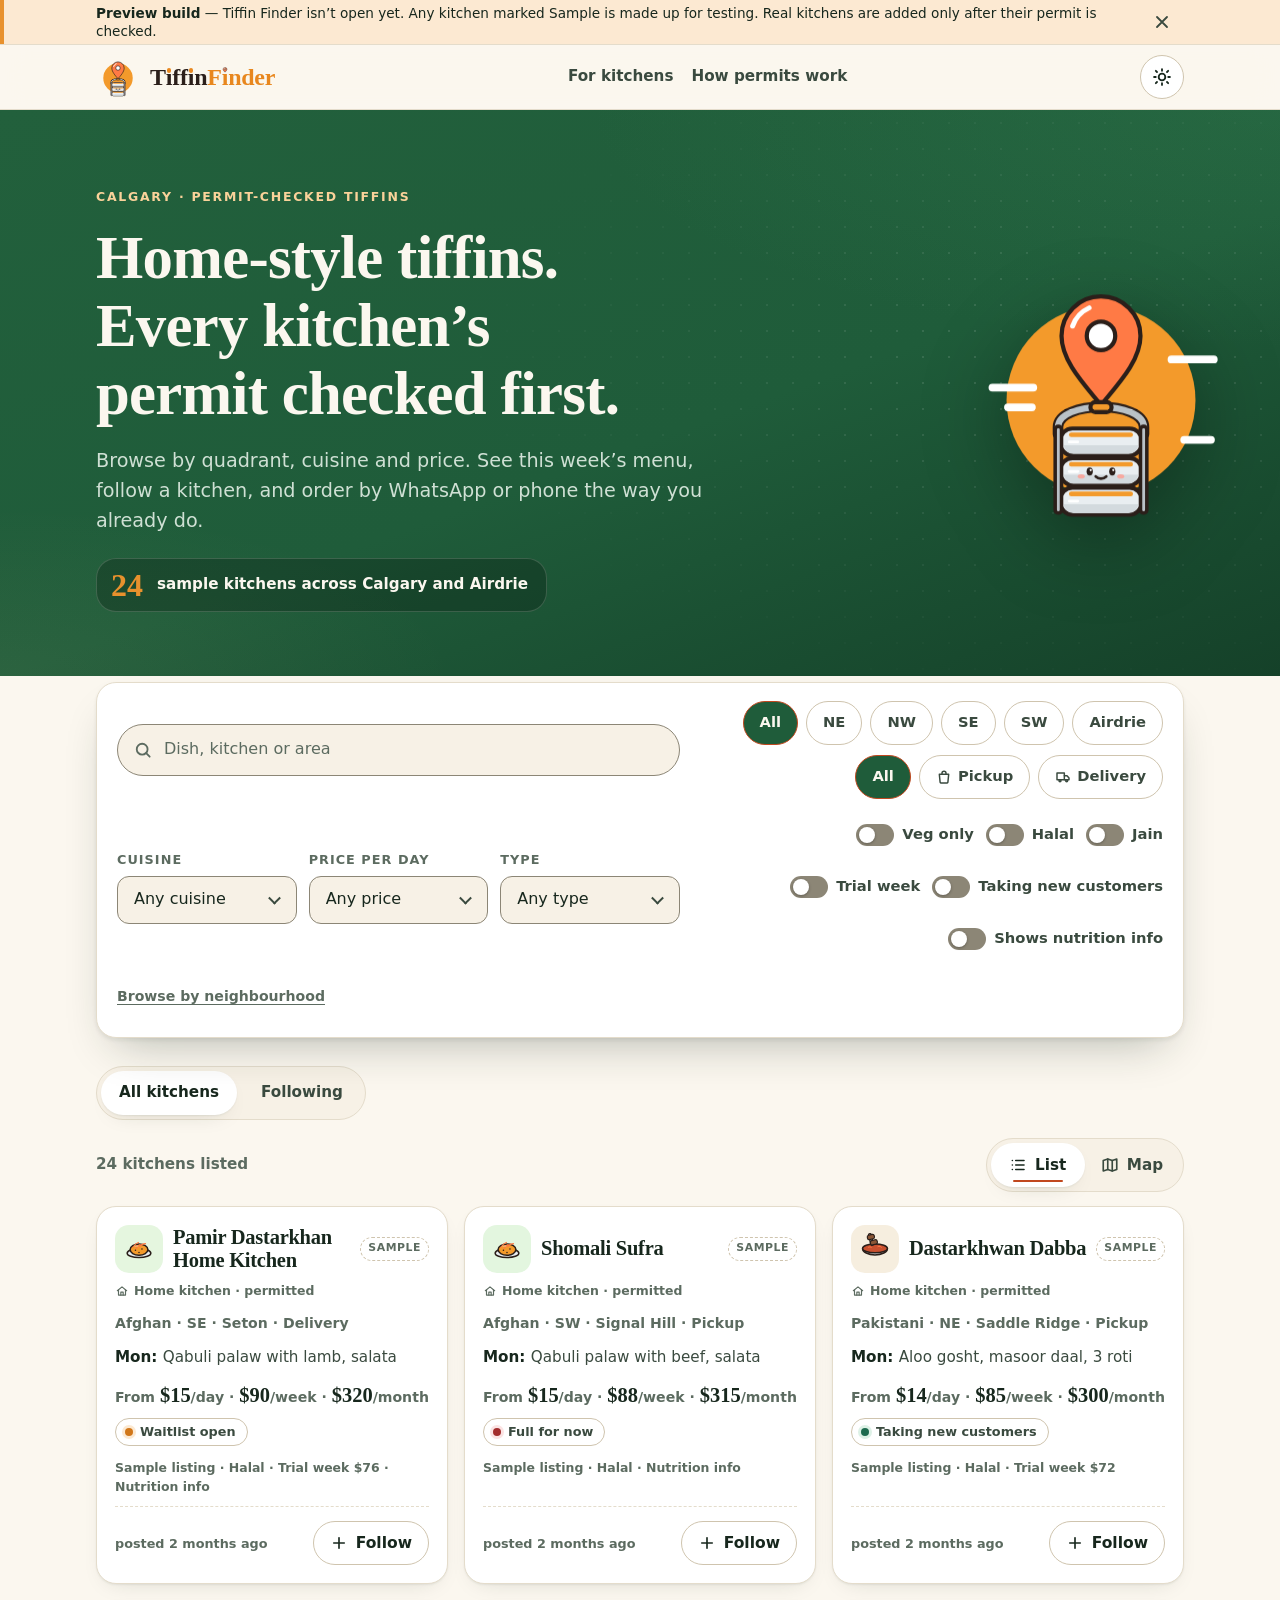
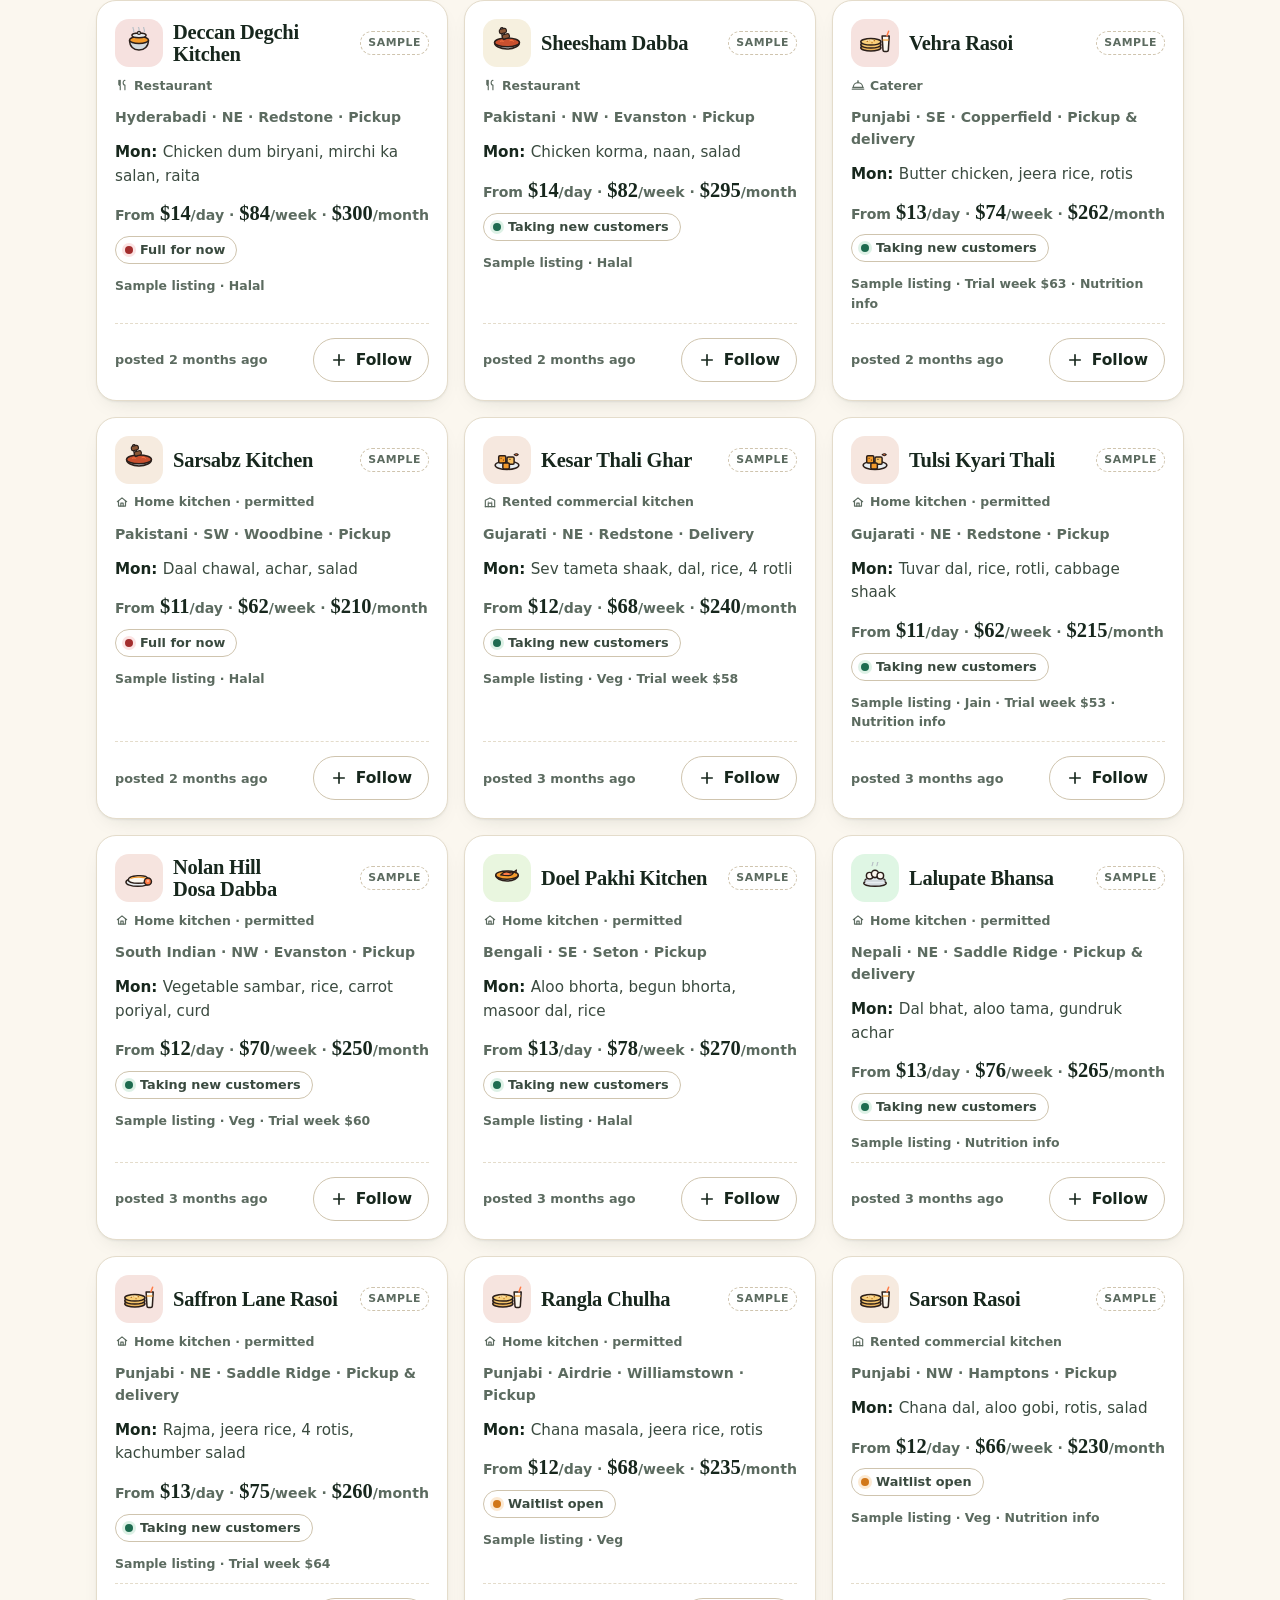
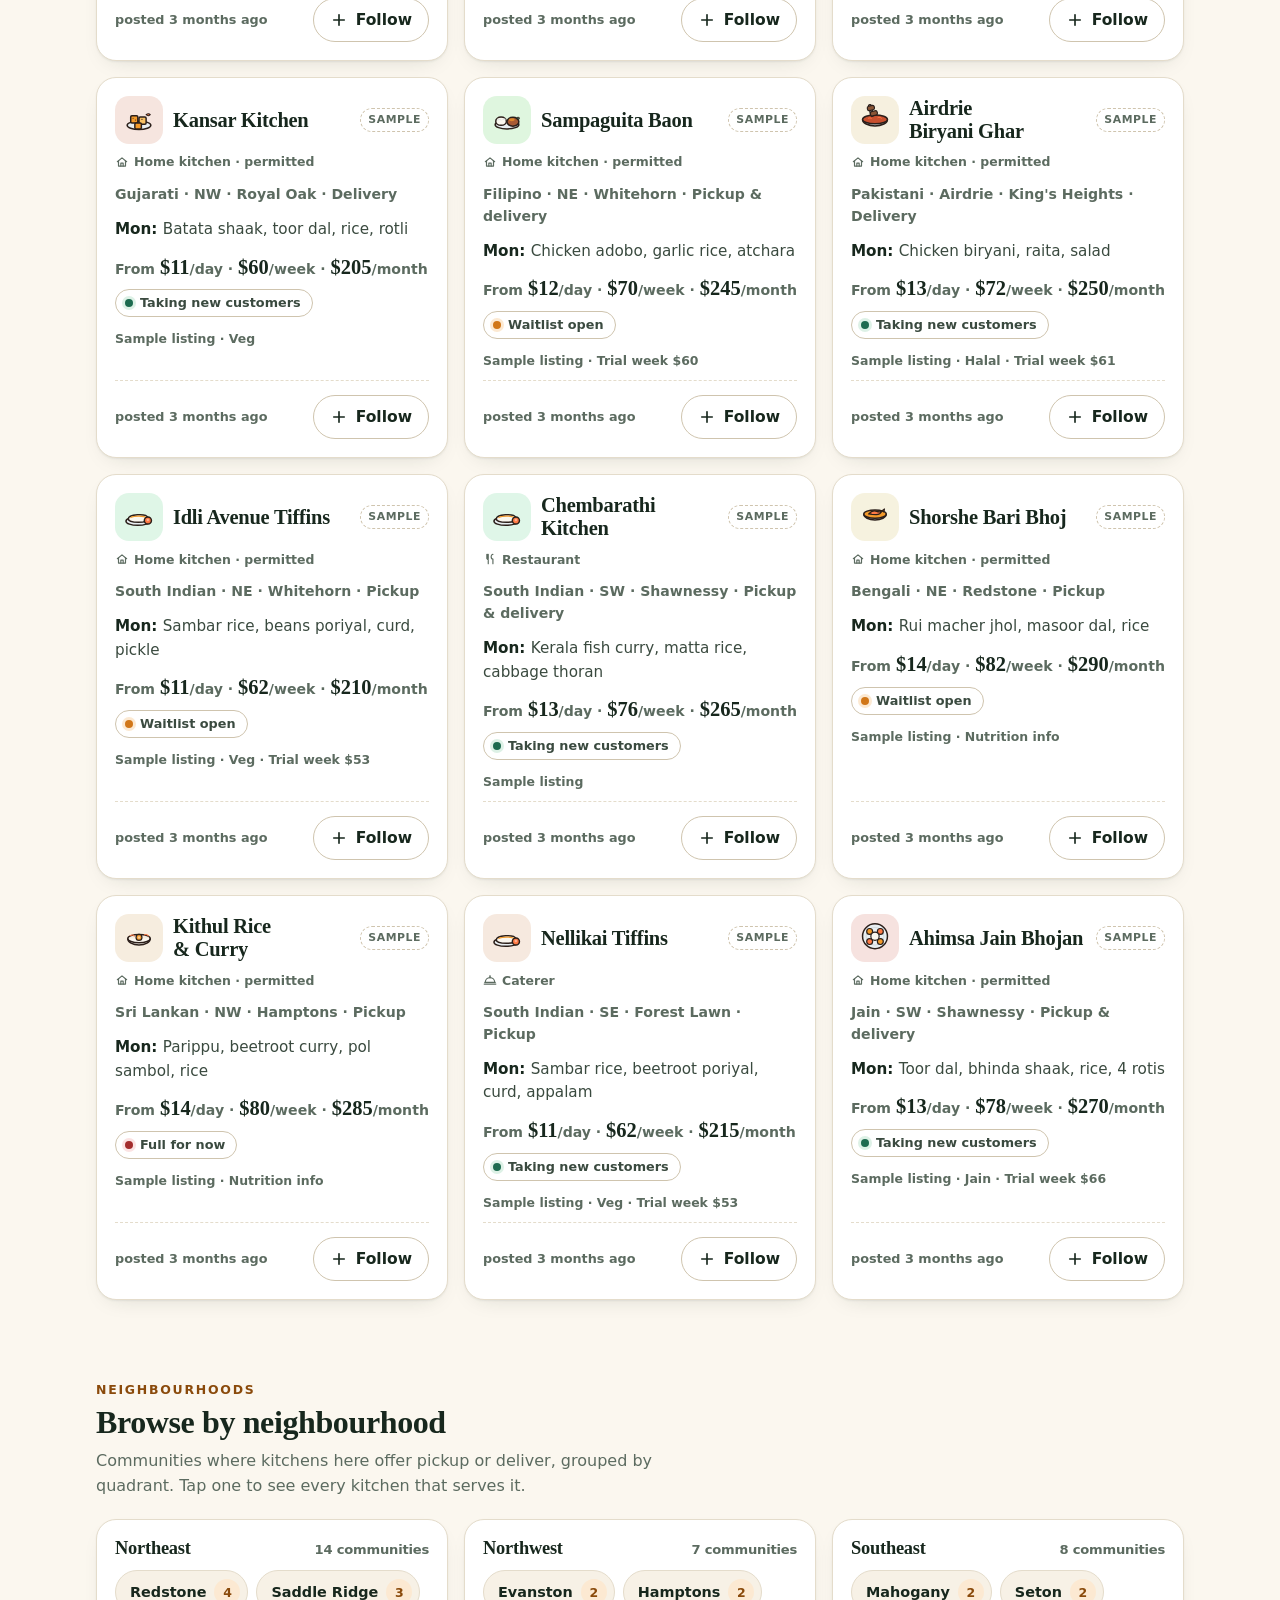
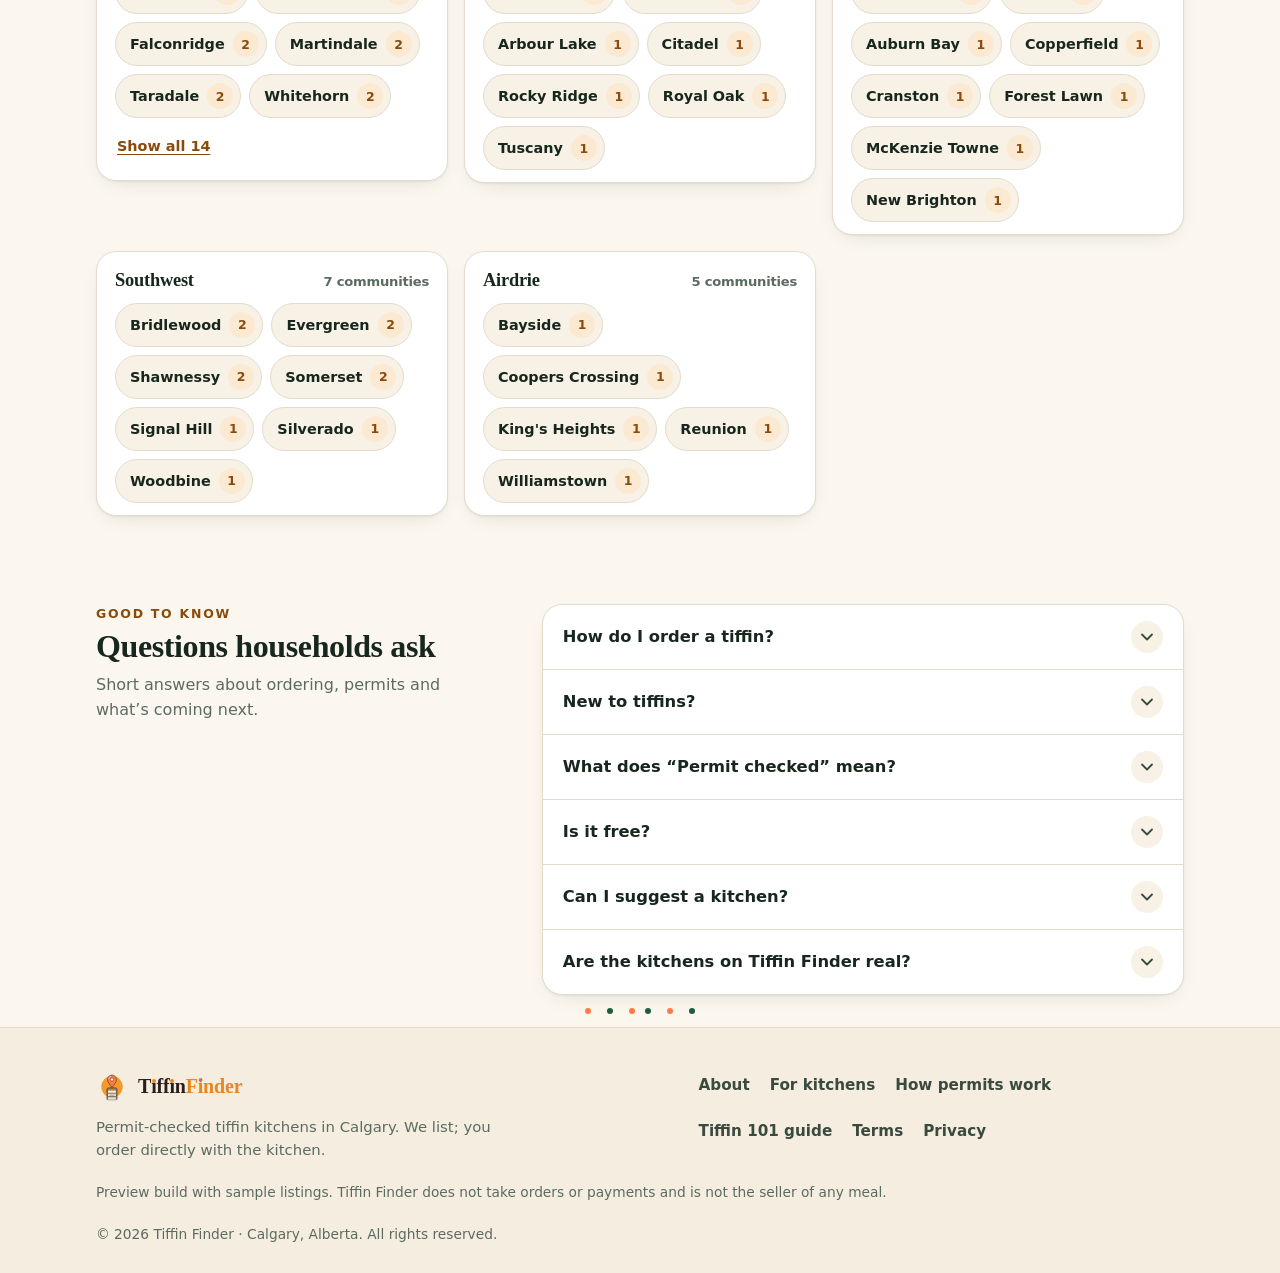
<file: index.html>
<!doctype html>
<html lang="en-CA">
<head>
  <meta charset="utf-8">
  <meta http-equiv="Content-Security-Policy" content="default-src 'self'; script-src 'self' 'sha256-MW55cBckCQ71oOT6GsQ5LZXJcVPUR7ksrtd80uX7PGY='; style-src 'self' https://fonts.googleapis.com; font-src https://fonts.gstatic.com; img-src 'self' data:; connect-src 'self'; manifest-src 'self'; worker-src 'self'; base-uri 'self'; form-action 'self'; object-src 'none'; upgrade-insecure-requests">
  <meta name="referrer" content="strict-origin-when-cross-origin">
  <meta name="viewport" content="width=device-width, initial-scale=1, viewport-fit=cover">
  <title>Tiffin Finder — permit-checked tiffin kitchens in Calgary</title>
  <meta name="description" content="Browse Calgary tiffin kitchens — home cooks, restaurants and caterers — by quadrant, cuisine and price. Every real kitchen’s permit is checked before it’s listed. See the week’s menu and order pickup or delivery by WhatsApp or phone.">
  <link rel="canonical" href="https://tiffinfinder.ca/">
  <meta property="og:type" content="website">
  <meta property="og:site_name" content="Tiffin Finder">
  <meta property="og:locale" content="en_CA">
  <meta property="og:title" content="Tiffin Finder — permit-checked tiffin kitchens in Calgary">
  <meta property="og:description" content="Browse Calgary tiffin kitchens — home cooks, restaurants and caterers — by quadrant, cuisine and price. Every real kitchen’s permit is checked before it’s listed. See the week’s menu and order pickup or delivery by WhatsApp or phone.">
  <meta property="og:url" content="https://tiffinfinder.ca/">
  <meta property="og:image" content="https://tiffinfinder.ca/og-image.png">
  <meta property="og:image:type" content="image/png">
  <meta property="og:image:width" content="1200">
  <meta property="og:image:height" content="630">
  <meta property="og:image:alt" content="Tiffin Finder — Find a permit-checked tiffin kitchen in Calgary, with a stacked saffron tiffin on leaf green">
  <meta name="twitter:card" content="summary_large_image">
  <meta name="twitter:title" content="Tiffin Finder — permit-checked tiffin kitchens in Calgary">
  <meta name="twitter:description" content="Browse Calgary tiffin kitchens — home cooks, restaurants and caterers — by quadrant, cuisine and price. Every real kitchen’s permit is checked before it’s listed. See the week’s menu and order pickup or delivery by WhatsApp or phone.">
  <meta name="twitter:image" content="https://tiffinfinder.ca/og-image.png">
  <meta name="twitter:image:alt" content="Tiffin Finder — Find a permit-checked tiffin kitchen in Calgary, with a stacked saffron tiffin on leaf green">
  <meta name="theme-color" media="(prefers-color-scheme: light)" content="#1f5c3a">
  <meta name="theme-color" media="(prefers-color-scheme: dark)" content="#101a14">
  <meta name="color-scheme" content="light dark">
  <meta name="mobile-web-app-capable" content="yes">
  <meta name="apple-mobile-web-app-capable" content="yes">
  <meta name="apple-mobile-web-app-status-bar-style" content="black-translucent">
  <meta name="apple-mobile-web-app-title" content="Tiffin Finder">
  <link rel="manifest" href="./manifest.webmanifest">
  <link rel="icon" href="./icons/favicon.svg" type="image/svg+xml">
  <link rel="icon" href="./icons/icon-192.png" type="image/png" sizes="192x192">
  <link rel="apple-touch-icon" href="./icons/apple-touch-icon.png">
  <link rel="preconnect" href="https://fonts.googleapis.com">
  <link rel="preconnect" href="https://fonts.gstatic.com" crossorigin>
  <link rel="stylesheet" href="https://fonts.googleapis.com/css2?family=Fraunces:opsz,wght@9..144,500..700&family=Manrope:wght@400..800&family=Baloo+2:wght@800&display=swap">
  <link rel="stylesheet" href="./styles.css?v=tf-v1.50.0">
  <!-- app.js stays blocking here on purpose: it decides the route, a
       kitchen's own link (?k=&solo=1), demo mode and the pending hero
       before first paint, so a shared kitchen link never flashes the home
       page first. The other pages load it with defer (early.js covers
       the theme and a dismissed preview notice there). -->
  <script src="./app.js?v=tf-v1.50.0"></script>
  <script type="application/ld+json">
  {
    "@context": "https://schema.org",
    "@graph": [
      {
        "@type": "WebSite",
        "name": "Tiffin Finder",
        "url": "https://tiffinfinder.ca/"
      },
      {
        "@type": "Organization",
        "name": "Tiffin Finder",
        "url": "https://tiffinfinder.ca/",
        "email": "sitesbyadeel@gmail.com",
        "logo": "https://tiffinfinder.ca/icons/icon-512.png"
      },
      {
        "@type": "FAQPage",
        "mainEntity": [
          {
            "@type": "Question",
            "name": "How do I order a tiffin?",
            "acceptedAnswer": {
              "@type": "Answer",
              "text": "Straight from the kitchen. Open a kitchen and tap Order on WhatsApp or Call. Pick a plan and a start day, check the message, then send it or call. Then sort out delivery or pickup and payment with the cook, the way you already do. Tiffin Finder doesn’t take orders or payments and isn’t the seller of any meal."
            }
          },
          {
            "@type": "Question",
            "name": "New to tiffins?",
            "acceptedAnswer": {
              "@type": "Answer",
              "text": "Our Tiffin 101 guide explains what a tiffin service is, what a typical meal includes, how plans and pricing usually work, and basic food-safety tips for storing and reheating your meals."
            }
          },
          {
            "@type": "Question",
            "name": "What does “Permit checked” mean?",
            "acceptedAnswer": {
              "@type": "Answer",
              "text": "It means we matched the kitchen to its public Alberta Health Services inspection record and, where it’s visible, its City of Calgary business licence. The date on the badge is when we checked. If the permit’s expiry date passes, we take the badge off until we’ve checked again. It isn’t an inspection or an endorsement, so please still use your own judgement. Verification pending means we’re still checking, and ordering stays closed until we’re done. How permits work"
            }
          },
          {
            "@type": "Question",
            "name": "Is it free?",
            "acceptedAnswer": {
              "@type": "Answer",
              "text": "Yes. Browsing and following kitchens cost households nothing. There’s no markup: you pay the kitchen its own price. Listing is free for kitchens as well, with no commission."
            }
          },
          {
            "@type": "Question",
            "name": "Can I suggest a kitchen?",
            "acceptedAnswer": {
              "@type": "Answer",
              "text": "Please do. Point the cook to our page for kitchens, where listing is free. You can also suggest one directly: our email address is on the About page. We only list a kitchen once its permit checks out, and only with the cook’s permission."
            }
          },
          {
            "@type": "Question",
            "name": "Are the kitchens on Tiffin Finder real?",
            "acceptedAnswer": {
              "@type": "Answer",
              "text": "Not yet. Tiffin Finder is in preview. Any kitchen marked Sample is made up, with a 555 phone number. Real kitchens are added only after their permit is checked, and with their permission."
            }
          }
        ]
      }
    ]
  }
  </script>
</head>
<body data-page="app">
  <a class="skip-link" href="#main">Skip to content</a>

  <div class="preview-bar" id="preview-bar" role="region" aria-label="Preview notice">
    <div class="wrap preview-bar-inner">
      <p><strong>Preview build</strong> — Tiffin Finder isn’t open yet. Any kitchen marked Sample is made up for testing. Real kitchens are added only after their permit is checked.</p>
      <button type="button" class="icon-btn" data-dismiss-preview aria-label="Dismiss preview notice">
        <svg viewBox="0 0 24 24" fill="none" stroke="currentColor" stroke-width="2.2" stroke-linecap="round" aria-hidden="true" focusable="false"><path d="M6 6l12 12M18 6L6 18"/></svg>
      </button>
    </div>
  </div>

  <div class="demo-bar" id="demo-bar" role="region" aria-label="Demo notice" hidden><div class="wrap demo-bar-inner"><p><span class="demo-pill">Demo</span> These kitchens are made up to show how Tiffin Finder works.</p><a class="demo-leave" href="./">Leave demo</a></div></div>

  <header class="site-header">
    <div class="wrap header-inner">
      <a class="brand" href="./" data-route aria-label="Tiffin Finder home">
        <svg class="logo" viewBox="0 0 400 400" aria-hidden="true" focusable="false"><circle cx="200" cy="210" r="134" fill="#f39a2b"/>
<g transform="translate(0 118.7)"><path d="M200 98.0C174.8 67.2 144 34.7 144 0a56 56 0 0 1 112 0c0 34.7-30.8 67.2-56 98.0Z" fill="#ff7a45" stroke="#2b1f1a" stroke-width="6" stroke-linejoin="round"/><circle cx="200" cy="0" r="20.2" fill="#fff" stroke="#2b1f1a" stroke-width="6"/><path d="M159.7 -14.0a44.8 44.8 0 0 1 23.5-25.8" fill="none" stroke="#fff" stroke-width="7" stroke-linecap="round"/></g>
<path d="M139.0 258V248C139.0 210.1 261.0 210.1 261.0 248V258" fill="none" stroke="#2b1f1a" stroke-width="15" stroke-linecap="round"/>
<path d="M139.0 258V248C139.0 210.1 261.0 210.1 261.0 248V258" fill="none" stroke="#b9c1c7" stroke-width="9" stroke-linecap="round"/>
<rect x="185" y="212.7" width="30" height="14" rx="7" fill="#f39a2b" stroke="#2b1f1a" stroke-width="6"/>
<rect x="142.0" y="250.0" width="116" height="38" rx="17.5" fill="#e9eef1" stroke="#2b1f1a" stroke-width="6"/>
<path d="M147.0 273.6H253.0V272.3a14.0 14.0 0 0 1-14.0 14.0H161.0a14.0 14.0 0 0 1-14.0-14.0Z" fill="#d3dade"/>
<rect x="154.6" y="255.5" width="90.8" height="6.5" rx="3.2" fill="#f39a2b"/>
<path d="M155.0 269.0h12" stroke="#fff" stroke-width="4" stroke-linecap="round"/>
<rect x="142.0" y="292.0" width="116" height="38" rx="17.5" fill="#e9eef1" stroke="#2b1f1a" stroke-width="6"/>
<path d="M147.0 315.6H253.0V314.3a14.0 14.0 0 0 1-14.0 14.0H161.0a14.0 14.0 0 0 1-14.0-14.0Z" fill="#d3dade"/>
<rect x="154.6" y="297.5" width="90.8" height="6.5" rx="3.2" fill="#f39a2b"/>
<path d="M155.0 311.0h12" stroke="#fff" stroke-width="4" stroke-linecap="round"/>
<rect x="142.0" y="334.0" width="116" height="38" rx="17.5" fill="#e9eef1" stroke="#2b1f1a" stroke-width="6"/>
<path d="M147.0 357.6H253.0V356.3a14.0 14.0 0 0 1-14.0 14.0H161.0a14.0 14.0 0 0 1-14.0-14.0Z" fill="#d3dade"/>
<rect x="154.6" y="339.5" width="90.8" height="6.5" rx="3.2" fill="#f39a2b"/>
<path d="M155.0 353.0h12" stroke="#fff" stroke-width="4" stroke-linecap="round"/>
<rect x="135.0" y="247" width="9" height="123" rx="4.5" fill="#b9c1c7" stroke="#2b1f1a" stroke-width="5"/>
<rect x="256.0" y="247" width="9" height="123" rx="4.5" fill="#b9c1c7" stroke="#2b1f1a" stroke-width="5"/>
<ellipse cx="184" cy="311.0" rx="4.4" ry="5.8" fill="#2b1f1a"/><ellipse cx="216" cy="311.0" rx="4.4" ry="5.8" fill="#2b1f1a"/>
<circle cx="185.4" cy="309.0" r="1.6" fill="#fff"/><circle cx="217.4" cy="309.0" r="1.6" fill="#fff"/>
<path d="M192.5 318.0q7.5 6.5 15 0" fill="none" stroke="#2b1f1a" stroke-width="3.8" stroke-linecap="round"/>
<ellipse cx="172" cy="318.0" rx="5" ry="3" fill="#f7a9a0"/><ellipse cx="228" cy="318.0" rx="5" ry="3" fill="#f7a9a0"/></svg>
        <span class="wordmark" aria-hidden="true"><span class="wm-a">T<span class="wm-i">ı</span>ff<span class="wm-i">ı</span>n</span><span class="wm-b">F<span class="wm-i wm-pin">ı</span>nder</span></span><span class="visually-hidden">Tiffin Finder</span>
      </a>
      <nav class="site-nav" aria-label="Primary">
        <a href="./kitchens.html">For kitchens</a>
        <a href="./permitted.html">How permits work</a>
      </nav>
      <div class="header-actions">
        <button type="button" class="btn btn-primary btn-small" id="install-btn" hidden>
          <svg viewBox="0 0 24 24" fill="none" stroke="currentColor" stroke-width="2.2" stroke-linecap="round" stroke-linejoin="round" aria-hidden="true" focusable="false"><path d="M12 4v11M7.5 10.5L12 15l4.5-4.5M4 19h16"/></svg>
          <span class="btn-label">Install</span>
        </button>
        <button type="button" class="icon-btn theme-toggle" id="theme-toggle" aria-label="Switch to dark theme">
          <svg class="icon-sun" viewBox="0 0 24 24" fill="none" stroke="currentColor" stroke-width="2.2" stroke-linecap="round" aria-hidden="true" focusable="false"><circle cx="12" cy="12" r="4"/><path d="M12 2.5v2M12 19.5v2M4.6 4.6l1.4 1.4M18 18l1.4 1.4M2.5 12h2M19.5 12h2M4.6 19.4L6 18M18 6l1.4-1.4"/></svg>
          <svg class="icon-moon" viewBox="0 0 24 24" fill="none" stroke="currentColor" stroke-width="2.2" stroke-linecap="round" stroke-linejoin="round" aria-hidden="true" focusable="false"><path d="M20 14.5A8.5 8.5 0 0 1 9.5 4a8.5 8.5 0 1 0 10.5 10.5z"/></svg>
        </button>
        <button type="button" class="icon-btn menu-btn" id="menu-btn" aria-label="Menu" aria-expanded="false" aria-controls="nav-sheet">
          <svg viewBox="0 0 24 24" fill="none" stroke="currentColor" stroke-width="2.2" stroke-linecap="round" aria-hidden="true" focusable="false"><path d="M4 7h16M4 12h16M4 17h11"/></svg>
        </button>
      </div>
    </div>
  </header>

  <main id="main">
    <section class="hero is-pending" id="hero" aria-labelledby="hero-heading">
      <div class="wrap hero-inner">
        <p class="eyebrow" id="hero-eyebrow">Calgary · permit-checked tiffins</p>
        <h1 id="hero-heading" tabindex="-1">Home-style tiffins. Every kitchen’s permit checked first.</h1>
        <p class="lede" id="hero-lede">Browse by quadrant, cuisine and price. See this week’s menu, follow a kitchen, and order by WhatsApp or phone the way you already do.</p>
        <p class="hero-count">
          <span class="num" id="count-verified">–</span>
          <span class="hero-count-text"><span id="count-label">kitchens</span><span class="long"> across Calgary and Airdrie</span><span id="count-pending-wrap" hidden> <span class="sep">·</span> <span id="count-pending">–</span> waiting for a permit check</span></span>
        </p>
        <div class="hero-launch" id="hero-launch" hidden>
          <div class="hero-actions">
            <a class="btn btn-primary" href="./kitchens.html">List your kitchen, free</a>
            <a class="btn btn-ghost" href="./?demo=1">See how it works</a>
          </div>
          <p class="hero-launch-note">Tiffin Finder isn’t open yet. Real kitchens will show here as soon as each one is checked. Add it to your Home Screen to find it fast when it opens. New to tiffins? Read the <a href="./guide.html">Tiffin 101 guide</a>.</p>
        </div>
      </div>
      <div class="hero-mascot" aria-hidden="true">
        <img class="hero-mascot-img" src="./icons/mascot.svg" alt="" width="400" height="400">
      </div>
    </section>

    <div class="section-divider" id="divider-hero" aria-hidden="true"><svg viewBox="0 0 120 16" width="120" height="16" focusable="false"><circle class="a" cx="8" cy="8" r="3"/><circle class="b" cx="30" cy="8" r="3"/><circle class="a" cx="52" cy="8" r="3"/><circle class="b" cx="68" cy="8" r="3"/><circle class="a" cx="90" cy="8" r="3"/><circle class="b" cx="112" cy="8" r="3"/></svg></div>

    <section class="wrap filters-section is-pending" id="filters-section" aria-labelledby="filters-heading">
      <h2 id="filters-heading" class="visually-hidden">Search and filter kitchens</h2>
      <form class="filters" id="filters" role="search" novalidate>
        <div class="filters-top">
          <div class="search-field">
            <label for="q" class="visually-hidden">Search dishes, kitchens or areas</label>
            <svg class="search-icon" viewBox="0 0 24 24" fill="none" stroke="currentColor" stroke-width="2.2" stroke-linecap="round" aria-hidden="true" focusable="false"><circle cx="11" cy="11" r="6.5"/><path d="M20 20l-4.2-4.2"/></svg>
            <input id="q" name="q" type="search" placeholder="Dish, kitchen or area" autocomplete="off" enterkeyhint="search">
          </div>
          <button type="button" class="btn-filters-open" id="open-filters-sheet" aria-haspopup="dialog" aria-expanded="false" aria-controls="filters-sheet-panel">
            <svg viewBox="0 0 24 24" width="18" height="18" fill="none" stroke="currentColor" stroke-width="2.2" stroke-linecap="round" stroke-linejoin="round" aria-hidden="true" focusable="false"><path d="M4 7h10M18 7h2M4 17h2M8 17h12"/><circle cx="16" cy="7" r="2"/><circle cx="6" cy="17" r="2"/></svg>
            <span>Filters</span>
            <span class="filters-open-badge" id="filters-open-badge" hidden>0</span>
          </button>
        </div>

        <p class="hoods-jump" id="hoods-jump" hidden><a href="#hoods-heading" class="hoods-jump-link">Browse by neighbourhood</a></p>

        <div class="chip-stack">
          <fieldset class="chip-group">
            <legend>Quadrant</legend>
            <input type="radio" name="quadrant" id="quad-all" value="" checked>
            <label for="quad-all">All</label>
            <input type="radio" name="quadrant" id="quad-ne" value="NE">
            <label for="quad-ne">NE</label>
            <input type="radio" name="quadrant" id="quad-nw" value="NW">
            <label for="quad-nw">NW</label>
            <input type="radio" name="quadrant" id="quad-se" value="SE">
            <label for="quad-se">SE</label>
            <input type="radio" name="quadrant" id="quad-sw" value="SW">
            <label for="quad-sw">SW</label>
            <input type="radio" name="quadrant" id="quad-airdrie" value="Airdrie">
            <label for="quad-airdrie">Airdrie</label>
          </fieldset>
          <fieldset class="chip-group chip-group-service" id="service-group">
            <legend>Pickup or delivery</legend>
            <input type="radio" name="service" id="service-all" value="" checked>
            <label for="service-all">All</label>
            <input type="radio" name="service" id="service-pickup" value="pickup">
            <label for="service-pickup"><svg viewBox="0 0 24 24" width="16" height="16" fill="none" stroke="currentColor" stroke-width="2.2" stroke-linecap="round" stroke-linejoin="round" aria-hidden="true" focusable="false"><path d="M5 8h14l-1.2 12.2a1 1 0 0 1-1 .8H7.2a1 1 0 0 1-1-.8z"/><path d="M9 8V6.5a3 3 0 0 1 6 0V8"/></svg>Pickup</label>
            <input type="radio" name="service" id="service-delivery" value="delivery">
            <label for="service-delivery"><svg viewBox="0 0 24 24" width="16" height="16" fill="none" stroke="currentColor" stroke-width="2.2" stroke-linecap="round" stroke-linejoin="round" aria-hidden="true" focusable="false"><path d="M3 6h11v10H3z"/><path d="M14 10h4l3 3.5V16h-7"/><path d="M7.5 19a1.5 1.5 0 1 0 0-3 1.5 1.5 0 0 0 0 3z"/><path d="M17.5 19a1.5 1.5 0 1 0 0-3 1.5 1.5 0 0 0 0 3z"/></svg>Delivery</label>
          </fieldset>
        </div>

        <div class="select-row" id="select-row">
          <div class="field">
            <label for="cuisine">Cuisine</label>
            <span class="select">
              <select id="cuisine" name="cuisine">
                <option value="">Any cuisine</option>
              </select>
            </span>
          </div>
          <div class="field">
            <label for="price">Price per day</label>
            <span class="select">
              <select id="price" name="price">
                <option value="">Any price</option>
                <option value="11">Up to $11/day</option>
                <option value="12">Up to $12/day</option>
                <option value="13">Up to $13/day</option>
                <option value="14">Up to $14/day</option>
                <option value="15">Up to $15/day</option>
              </select>
            </span>
          </div>
          <div class="field">
            <label for="type">Type</label>
            <span class="select">
              <select id="type" name="type">
                <option value="">Any type</option>
                <option value="home_kitchen_permitted">Home kitchen · permitted</option>
                <option value="restaurant">Restaurant</option>
                <option value="caterer">Caterer</option>
                <option value="commissary_cook">Rented commercial kitchen</option>
              </select>
            </span>
          </div>
        </div>

        <div class="switch-row" id="switch-row">
          <div class="switch-set" role="group" aria-label="Dietary">
            <label class="switch">
              <input type="checkbox" id="veg" name="veg">
              <span class="switch-track" aria-hidden="true"></span>
              <span class="switch-label">Veg only</span>
            </label>
            <label class="switch">
              <input type="checkbox" id="halal" name="halal">
              <span class="switch-track" aria-hidden="true"></span>
              <span class="switch-label">Halal</span>
            </label>
            <label class="switch">
              <input type="checkbox" id="jain" name="jain">
              <span class="switch-track" aria-hidden="true"></span>
              <span class="switch-label">Jain</span>
            </label>
          </div>
          <div class="switch-set" role="group" aria-label="Plans and availability">
            <label class="switch">
              <input type="checkbox" id="trial" name="trial">
              <span class="switch-track" aria-hidden="true"></span>
              <span class="switch-label">Trial week</span>
            </label>
            <label class="switch">
              <input type="checkbox" id="open" name="open">
              <span class="switch-track" aria-hidden="true"></span>
              <span class="switch-label">Taking new customers</span>
            </label>
            <label class="switch">
              <input type="checkbox" id="nutrition" name="nutrition">
              <span class="switch-track" aria-hidden="true"></span>
              <span class="switch-label">Shows nutrition info</span>
            </label>
          </div>
        </div>

        <div class="filters-foot">
          <button type="button" class="btn btn-ghost btn-small" id="reset-filters">Reset filters</button>
        </div>

        <div class="sheet filters-sheet" id="filters-sheet" hidden>
          <button type="button" class="sheet-backdrop" tabindex="-1" aria-label="Close filters" data-close-filters></button>
          <div class="sheet-panel filters-sheet-panel" id="filters-sheet-panel" role="dialog" aria-modal="true" aria-labelledby="filters-sheet-title">
            <div class="sheet-handle" aria-hidden="true"></div>
            <div class="filters-sheet-head">
              <h2 id="filters-sheet-title">Filters</h2>
              <button type="button" class="icon-btn" data-close-filters aria-label="Close filters"><svg viewBox="0 0 24 24" fill="none" stroke="currentColor" stroke-width="2.2" stroke-linecap="round" aria-hidden="true" focusable="false"><path d="M6 6l12 12M18 6L6 18"/></svg></button>
            </div>
            <div class="filters-sheet-body" id="filters-sheet-body"></div>
            <div class="filters-sheet-foot">
              <button type="button" class="btn btn-ghost btn-small" id="filters-sheet-clear">Clear all</button>
              <button type="button" class="btn btn-primary" id="filters-sheet-show">Show kitchens</button>
            </div>
          </div>
        </div>
      </form>
    </section>

    <nav class="wrap" aria-label="Views" id="view-tabs-wrap">
      <div class="view-tabs" id="view-tabs">
        <a href="./" class="tab" id="tab-all" data-route aria-current="page">All kitchens</a>
        <a href="./?view=following" class="tab" id="tab-following" data-route aria-current="false">Following <span class="count" id="follow-count" hidden>0</span></a>
      </div>
    </nav>

    <section class="wrap" id="view-browse" aria-labelledby="results-heading">
      <h2 id="results-heading" class="visually-hidden">Kitchens</h2>
      <p class="visually-hidden" id="permit-sr-explainer">“Permit checked” means Tiffin Finder looked at that kitchen’s own food permit — not a food-safety inspection or endorsement. It’s different from “permitted” in a listing’s type label, which only says what kind of place it is. A sample listing is made up, not a real kitchen, so there’s nothing checked yet.</p>
      <div class="filter-pills" id="filter-pills" hidden>
        <button type="button" class="filter-pill" id="near-pill">
          <svg class="filter-pill-pin" viewBox="0 0 24 24" width="16" height="16" fill="none" stroke="currentColor" stroke-width="2.2" stroke-linecap="round" stroke-linejoin="round" aria-hidden="true" focusable="false"><path d="M12 21s-6-5.4-6-11a6 6 0 0 1 12 0c0 5.6-6 11-6 11z"/><path d="M12 10.5a1.5 1.5 0 1 0 0-3 1.5 1.5 0 0 0 0 3z"/></svg>
          <span class="filter-pill-text">Pickup or delivery in <strong id="near-pill-name"></strong></span>
          <span class="filter-pill-x" aria-hidden="true"><svg viewBox="0 0 24 24" width="14" height="14" fill="none" stroke="currentColor" stroke-width="2.4" stroke-linecap="round" aria-hidden="true" focusable="false"><path d="M6 6l12 12M18 6L6 18"/></svg></span>
        </button>
      </div>
      <div class="results-bar">
        <p class="results-status" id="results-status" role="status" aria-live="polite" tabindex="-1">Loading kitchens…</p>
        <div class="seg" id="mode-seg" role="group" aria-label="Show kitchens as" data-mode="list">
          <button type="button" class="seg-btn" id="mode-list" data-mode="list" aria-pressed="true"><svg viewBox="0 0 24 24" fill="none" stroke="currentColor" stroke-width="2.2" stroke-linecap="round" stroke-linejoin="round" aria-hidden="true" focusable="false"><path d="M9 6h11M9 12h11M9 18h11M4.5 6h.01M4.5 12h.01M4.5 18h.01"/></svg><span>List</span></button>
          <button type="button" class="seg-btn" id="mode-map" data-mode="map" aria-pressed="false" aria-controls="map-view"><svg viewBox="0 0 24 24" fill="none" stroke="currentColor" stroke-width="2.2" stroke-linecap="round" stroke-linejoin="round" aria-hidden="true" focusable="false"><path d="M9 4 3 6v14l6-2 6 2 6-2V4l-6 2-6-2z"/><path d="M9 4v14"/><path d="M15 6v14"/></svg><span>Map</span></button>
        </div>
      </div>
      <div class="grid" id="results"></div>
      <div class="map-view" id="map-view" hidden>
        <div class="map-layout">
          <div class="map-frame">
            <div class="map-bar">
              <h3 class="map-title" id="map-title">Calgary and Airdrie</h3>
              <button type="button" class="btn btn-secondary btn-small map-reset" id="map-reset" hidden><svg viewBox="0 0 24 24" fill="none" stroke="currentColor" stroke-width="2.2" stroke-linecap="round" stroke-linejoin="round" aria-hidden="true" focusable="false"><path d="M15 5l-7 7 7 7"/></svg><span>Show all<span class="map-reset-more"> of Calgary</span></span></button>
            </div>
            <div class="map-stage" id="map-stage" aria-busy="true">
              <div class="map-skeleton skel" id="map-skeleton"><span>Loading the map…</span></div>
              <div class="map-state" id="map-error" hidden>
                <span class="empty-art" data-hue="300" aria-hidden="true"></span>
                <h4 class="map-state-title" id="map-error-title">The map didn’t load</h4>
                <p id="map-error-text">Something went wrong loading the map. Try again in a moment, or use the list.</p>
                <div class="map-state-actions"><button type="button" class="btn btn-primary btn-small" id="map-retry">Try again</button><button type="button" class="btn btn-secondary btn-small" id="map-to-list">Show the list</button></div>
              </div>
              <div class="map-state" id="map-empty" hidden>
                <img class="empty-mascot" src="./icons/mascot.svg" alt="" width="120" height="120">
                <h4 class="map-state-title">No kitchens match</h4>
                <p id="map-empty-text">Try widening the quadrant or clearing a filter.</p>
                <div class="map-state-actions">
                  <button type="button" class="btn btn-secondary btn-small" id="map-empty-clear-search" hidden>Clear search</button>
                  <button type="button" class="btn btn-secondary btn-small" id="map-empty-reset">Reset filters</button>
                </div>
              </div>
            </div>
          </div>
          <div class="map-side">
            <p class="map-note"><svg viewBox="0 0 24 24" fill="none" stroke="currentColor" stroke-width="2.2" stroke-linecap="round" stroke-linejoin="round" aria-hidden="true" focusable="false"><path d="M12 21s-6-5.4-6-11a6 6 0 0 1 12 0c0 5.6-6 11-6 11z"/><path d="M12 10.5a1.5 1.5 0 1 0 0-3 1.5 1.5 0 0 0 0 3z"/></svg><span>Pickup pins show the spot each kitchen chose to share. Sample listings use made-up spots inside their neighbourhood.</span></p>
            <ul class="map-legend" aria-label="Map colours">
              <li><span class="map-swatch" data-q="NW"></span>Northwest</li><li><span class="map-swatch" data-q="NE"></span>Northeast</li><li><span class="map-swatch" data-q="SW"></span>Southwest</li><li><span class="map-swatch" data-q="SE"></span>Southeast</li><li><span class="map-swatch" data-q="Airdrie"></span>Airdrie</li>
            </ul>
            <ul class="map-legend map-legend-pins" aria-label="Map markers">
              <li><span class="map-key" data-kind="pickup"><svg viewBox="0 0 24 24" aria-hidden="true" focusable="false"><path d="M5 9h14l-1.1 11a1 1 0 0 1-1 .9H7.1a1 1 0 0 1-1-.9z" fill="currentColor"/><path d="M9 9V7a3 3 0 0 1 6 0v2" fill="none" stroke="currentColor" stroke-width="1.8" stroke-linecap="round"/></svg></span>Pickup spot</li>
              <li><span class="map-key" data-kind="area"><svg viewBox="0 0 24 24" aria-hidden="true" focusable="false"><path d="M9 7c0-3.2 6-3.2 6 0" fill="none" stroke="currentColor" stroke-width="1.8" stroke-linecap="round"/><rect x="6" y="7" width="12" height="4" rx="1.5" fill="currentColor"/><rect x="5" y="12" width="14" height="4" rx="1.5" fill="currentColor"/><rect x="4" y="17" width="16" height="4.5" rx="1.8" fill="currentColor"/></svg></span>Delivery only, shown on the kitchen’s neighbourhood</li>
              <li><span class="map-key" data-kind="cluster" aria-hidden="true">3</span>Kitchens close together. Tap to see them.</li>
            </ul>
            <p class="map-hint">Tap a pin to preview. A numbered pin means several kitchens are close together; tap it to see each one. Tap part of the map, or pick a quadrant above, to zoom in.</p>
            <p class="map-missing" id="map-missing" hidden></p>
            <div class="map-credit">
              <p>Contains information licensed under the <a href="https://data.calgary.ca/stories/s/u45n-7awa">Open Government Licence – City of Calgary</a>.</p>
              <p>Contains information licensed under the <a href="https://data-airdrie.opendata.arcgis.com/pages/our-open-licence">Open Data Licence – City of Airdrie</a>.</p>
            </div>
          </div>
        </div>
        <div class="map-card" id="map-card" role="dialog" aria-labelledby="map-card-title" hidden></div>
      </div>
      <div class="empty" id="results-empty" hidden>
        <img class="empty-mascot" src="./icons/mascot.svg" alt="" width="120" height="120">
        <h3 class="empty-title">Nothing matches yet</h3>
        <p id="results-empty-text">No kitchens match those filters. Try widening the quadrant or clearing a filter.</p>
        <div class="page-actions">
          <button type="button" class="btn btn-secondary" id="empty-clear-search" hidden>Clear search</button>
          <button type="button" class="btn btn-secondary" id="empty-reset">Reset filters</button>
        </div>
      </div>
      <div class="empty" id="results-error" hidden>
        <span class="empty-art" data-hue="300" aria-hidden="true"></span>
        <h3 class="empty-title" id="results-error-title">You’re offline</h3>
        <p id="results-error-text">Tiffin Finder needs a connection to load kitchens the first time. Reconnect and the list will load on its own, or tap Try again.</p>
        <button type="button" class="btn btn-primary" id="results-retry" data-retry>Try again</button>
      </div>
      <noscript>
        <div class="empty">
          <p>Tiffin Finder needs JavaScript to show kitchens. Please enable it and reload.</p>
        </div>
      </noscript>
    </section>

    <section class="wrap" id="view-following" aria-labelledby="following-heading" hidden>
      <div class="section-head">
        <h2 id="following-heading" tabindex="-1">Kitchens you follow</h2>
        <p class="lede" id="following-status" role="status" aria-live="polite"></p>
      </div>
      <div class="grid" id="following-grid"></div>
      <div class="empty" id="following-empty" hidden>
        <img class="empty-mascot" src="./icons/mascot.svg" alt="" width="120" height="120">
        <h3 class="empty-title">No follows yet</h3>
        <p>You’re not following any kitchens yet. Tap <strong>Follow</strong> on a kitchen and it will show up here. Follows are saved on this device.</p>
        <a href="./" class="btn btn-secondary" data-route>Browse kitchens</a>
      </div>
      <div class="empty" id="following-launch" hidden>
        <img class="empty-mascot" src="./icons/mascot.svg" alt="" width="120" height="120">
        <h3 class="empty-title">Nothing to follow yet</h3>
        <p>Tiffin Finder is launching in NE Calgary and no kitchens are listed yet. Once real kitchens are added, tap <strong>Follow</strong> on one and it will show up here. Follows are saved on this device.</p>
      </div>
    </section>

    <section class="wrap" id="view-kitchen" hidden>
      <div class="kitchen" id="kitchen-detail"></div>
    </section>

    <section class="wrap hoods" id="hoods" aria-labelledby="hoods-heading" hidden>
      <div class="hoods-head">
        <p class="eyebrow">Neighbourhoods</p>
        <h2 id="hoods-heading">Browse by neighbourhood</h2>
        <p class="hoods-lede">Communities where kitchens here offer pickup or deliver, grouped by quadrant. Tap one to see every kitchen that serves it.</p>
      </div>
      <div class="hoods-grid" id="hoods-grid"></div>
    </section>

    <section class="faq" id="faq" aria-labelledby="faq-heading">
      <div class="wrap faq-inner">
        <div class="faq-intro">
          <p class="eyebrow">Good to know</p>
          <h2 id="faq-heading">Questions households ask</h2>
          <p class="faq-lede">Short answers about ordering, permits and what’s coming next.</p>
        </div>
        <div class="faq-list">
          <div class="faq-item is-open">
            <h3 class="faq-q"><button type="button" id="faq-q-order" aria-expanded="true" aria-controls="faq-a-order"><span>How do I order a tiffin?</span><svg class="faq-chev" viewBox="0 0 24 24" fill="none" stroke="currentColor" stroke-width="2.2" stroke-linecap="round" stroke-linejoin="round" aria-hidden="true" focusable="false"><path d="M6 9l6 6 6-6"/></svg></button></h3>
            <div class="faq-a" id="faq-a-order" role="region" aria-labelledby="faq-q-order"><div class="faq-a-inner"><p>Straight from the kitchen. Open a kitchen and tap <strong>Order on WhatsApp</strong> or <strong>Call</strong>. Pick a plan and a start day, check the message, then send it or call. Then sort out delivery or pickup and payment with the cook, the way you already do. Tiffin Finder doesn’t take orders or payments and isn’t the seller of any meal.</p></div></div>
          </div>
          <div class="faq-item is-open">
            <h3 class="faq-q"><button type="button" id="faq-q-new" aria-expanded="true" aria-controls="faq-a-new"><span>New to tiffins?</span><svg class="faq-chev" viewBox="0 0 24 24" fill="none" stroke="currentColor" stroke-width="2.2" stroke-linecap="round" stroke-linejoin="round" aria-hidden="true" focusable="false"><path d="M6 9l6 6 6-6"/></svg></button></h3>
            <div class="faq-a" id="faq-a-new" role="region" aria-labelledby="faq-q-new"><div class="faq-a-inner"><p>Our <a href="./guide.html">Tiffin 101 guide</a> explains what a tiffin service is, what a typical meal includes, how plans and pricing usually work, and basic food-safety tips for storing and reheating your meals.</p></div></div>
          </div>
          <div class="faq-item is-open">
            <h3 class="faq-q"><button type="button" id="faq-q-permit" aria-expanded="true" aria-controls="faq-a-permit"><span>What does “Permit checked” mean?</span><svg class="faq-chev" viewBox="0 0 24 24" fill="none" stroke="currentColor" stroke-width="2.2" stroke-linecap="round" stroke-linejoin="round" aria-hidden="true" focusable="false"><path d="M6 9l6 6 6-6"/></svg></button></h3>
            <div class="faq-a" id="faq-a-permit" role="region" aria-labelledby="faq-q-permit"><div class="faq-a-inner"><p>It means we matched the kitchen to its public Alberta Health Services inspection record and, where it’s visible, its City of Calgary business licence. The date on the badge is when we checked. If the permit’s expiry date passes, we take the badge off until we’ve checked again. It isn’t an inspection or an endorsement, so please still use your own judgement. <strong>Verification pending</strong> means we’re still checking, and ordering stays closed until we’re done. <a href="./permitted.html">How permits work</a></p></div></div>
          </div>
          <div class="faq-item is-open">
            <h3 class="faq-q"><button type="button" id="faq-q-free" aria-expanded="true" aria-controls="faq-a-free"><span>Is it free?</span><svg class="faq-chev" viewBox="0 0 24 24" fill="none" stroke="currentColor" stroke-width="2.2" stroke-linecap="round" stroke-linejoin="round" aria-hidden="true" focusable="false"><path d="M6 9l6 6 6-6"/></svg></button></h3>
            <div class="faq-a" id="faq-a-free" role="region" aria-labelledby="faq-q-free"><div class="faq-a-inner"><p>Yes. Browsing and following kitchens cost households nothing. There’s no markup: you pay the kitchen its own price. Listing is free for kitchens as well, with no commission.</p></div></div>
          </div>
          <div class="faq-item is-open">
            <h3 class="faq-q"><button type="button" id="faq-q-suggest" aria-expanded="true" aria-controls="faq-a-suggest"><span>Can I suggest a kitchen?</span><svg class="faq-chev" viewBox="0 0 24 24" fill="none" stroke="currentColor" stroke-width="2.2" stroke-linecap="round" stroke-linejoin="round" aria-hidden="true" focusable="false"><path d="M6 9l6 6 6-6"/></svg></button></h3>
            <div class="faq-a" id="faq-a-suggest" role="region" aria-labelledby="faq-q-suggest"><div class="faq-a-inner"><p>Please do. Point the cook to <a href="./kitchens.html">our page for kitchens</a>, where listing is free. You can also suggest one directly: our email address is on the <a href="./about.html#contact">About page</a>. We only list a kitchen once its permit checks out, and only with the cook’s permission.</p></div></div>
          </div>
          <div class="faq-item is-open">
            <h3 class="faq-q"><button type="button" id="faq-q-real" aria-expanded="true" aria-controls="faq-a-real"><span>Are the kitchens on Tiffin Finder real?</span><svg class="faq-chev" viewBox="0 0 24 24" fill="none" stroke="currentColor" stroke-width="2.2" stroke-linecap="round" stroke-linejoin="round" aria-hidden="true" focusable="false"><path d="M6 9l6 6 6-6"/></svg></button></h3>
            <div class="faq-a" id="faq-a-real" role="region" aria-labelledby="faq-q-real"><div class="faq-a-inner"><p>Not yet. Tiffin Finder is in preview. Any kitchen marked <strong>Sample</strong> is made up, with a 555 phone number. Real kitchens are added only after their permit is checked, and with their permission.</p></div></div>
          </div>
        </div>
      </div>
    </section>

    <div class="section-divider" id="divider-faq" aria-hidden="true"><svg viewBox="0 0 120 16" width="120" height="16" focusable="false"><circle class="a" cx="8" cy="8" r="3"/><circle class="b" cx="30" cy="8" r="3"/><circle class="a" cx="52" cy="8" r="3"/><circle class="b" cx="68" cy="8" r="3"/><circle class="a" cx="90" cy="8" r="3"/><circle class="b" cx="112" cy="8" r="3"/></svg></div>
  </main>

  <footer class="site-footer">
    <div class="wrap footer-inner">
      <div class="footer-brand">
        <a class="brand" href="./" data-route aria-label="Tiffin Finder home">
          <svg class="logo" viewBox="0 0 400 400" aria-hidden="true" focusable="false"><circle cx="200" cy="210" r="134" fill="#f39a2b"/>
<g transform="translate(0 118.7)"><path d="M200 98.0C174.8 67.2 144 34.7 144 0a56 56 0 0 1 112 0c0 34.7-30.8 67.2-56 98.0Z" fill="#ff7a45" stroke="#2b1f1a" stroke-width="6" stroke-linejoin="round"/><circle cx="200" cy="0" r="20.2" fill="#fff" stroke="#2b1f1a" stroke-width="6"/><path d="M159.7 -14.0a44.8 44.8 0 0 1 23.5-25.8" fill="none" stroke="#fff" stroke-width="7" stroke-linecap="round"/></g>
<path d="M139.0 258V248C139.0 210.1 261.0 210.1 261.0 248V258" fill="none" stroke="#2b1f1a" stroke-width="15" stroke-linecap="round"/>
<path d="M139.0 258V248C139.0 210.1 261.0 210.1 261.0 248V258" fill="none" stroke="#b9c1c7" stroke-width="9" stroke-linecap="round"/>
<rect x="185" y="212.7" width="30" height="14" rx="7" fill="#f39a2b" stroke="#2b1f1a" stroke-width="6"/>
<rect x="142.0" y="250.0" width="116" height="38" rx="17.5" fill="#e9eef1" stroke="#2b1f1a" stroke-width="6"/>
<path d="M147.0 273.6H253.0V272.3a14.0 14.0 0 0 1-14.0 14.0H161.0a14.0 14.0 0 0 1-14.0-14.0Z" fill="#d3dade"/>
<rect x="154.6" y="255.5" width="90.8" height="6.5" rx="3.2" fill="#f39a2b"/>
<path d="M155.0 269.0h12" stroke="#fff" stroke-width="4" stroke-linecap="round"/>
<rect x="142.0" y="292.0" width="116" height="38" rx="17.5" fill="#e9eef1" stroke="#2b1f1a" stroke-width="6"/>
<path d="M147.0 315.6H253.0V314.3a14.0 14.0 0 0 1-14.0 14.0H161.0a14.0 14.0 0 0 1-14.0-14.0Z" fill="#d3dade"/>
<rect x="154.6" y="297.5" width="90.8" height="6.5" rx="3.2" fill="#f39a2b"/>
<path d="M155.0 311.0h12" stroke="#fff" stroke-width="4" stroke-linecap="round"/>
<rect x="142.0" y="334.0" width="116" height="38" rx="17.5" fill="#e9eef1" stroke="#2b1f1a" stroke-width="6"/>
<path d="M147.0 357.6H253.0V356.3a14.0 14.0 0 0 1-14.0 14.0H161.0a14.0 14.0 0 0 1-14.0-14.0Z" fill="#d3dade"/>
<rect x="154.6" y="339.5" width="90.8" height="6.5" rx="3.2" fill="#f39a2b"/>
<path d="M155.0 353.0h12" stroke="#fff" stroke-width="4" stroke-linecap="round"/>
<rect x="135.0" y="247" width="9" height="123" rx="4.5" fill="#b9c1c7" stroke="#2b1f1a" stroke-width="5"/>
<rect x="256.0" y="247" width="9" height="123" rx="4.5" fill="#b9c1c7" stroke="#2b1f1a" stroke-width="5"/>
<ellipse cx="184" cy="311.0" rx="4.4" ry="5.8" fill="#2b1f1a"/><ellipse cx="216" cy="311.0" rx="4.4" ry="5.8" fill="#2b1f1a"/>
<circle cx="185.4" cy="309.0" r="1.6" fill="#fff"/><circle cx="217.4" cy="309.0" r="1.6" fill="#fff"/>
<path d="M192.5 318.0q7.5 6.5 15 0" fill="none" stroke="#2b1f1a" stroke-width="3.8" stroke-linecap="round"/>
<ellipse cx="172" cy="318.0" rx="5" ry="3" fill="#f7a9a0"/><ellipse cx="228" cy="318.0" rx="5" ry="3" fill="#f7a9a0"/></svg>
          <span class="wordmark" aria-hidden="true"><span class="wm-a">T<span class="wm-i">ı</span>ff<span class="wm-i">ı</span>n</span><span class="wm-b">F<span class="wm-i wm-pin">ı</span>nder</span></span><span class="visually-hidden">Tiffin Finder</span>
        </a>
        <p>Permit-checked tiffin kitchens in Calgary. We list; you order directly with the kitchen.</p>
      </div>
      <nav class="footer-nav" aria-label="Footer">
        <ul>
          <li><a href="./about.html">About</a></li>
          <li><a href="./kitchens.html">For kitchens</a></li>
          <li><a href="./permitted.html">How permits work</a></li>
          <li><a href="./guide.html">Tiffin 101 guide</a></li>
          <li><a href="./terms.html">Terms</a></li>
          <li><a href="./privacy.html">Privacy</a></li>
        </ul>
      </nav>
      <p class="footer-note">Preview build with sample listings. Tiffin Finder does not take orders or payments and is not the seller of any meal.</p>
      <p class="footer-copy">© 2026 Tiffin Finder · Calgary, Alberta. All rights reserved.</p>
    </div>
    <div class="wrap solo-footer" id="solo-footer" hidden><p>
      <a href="./" id="solo-home">Listed on Tiffin Finder</a><span aria-hidden="true"> · </span>
      <a href="./terms.html">Terms</a><span aria-hidden="true"> · </span>
      <a href="./privacy.html">Privacy</a>
    </p></div>
  </footer>

  <div class="sheet" id="ios-sheet" hidden>
    <button type="button" class="sheet-backdrop" tabindex="-1" aria-label="Close"></button>
    <div class="sheet-panel" role="dialog" aria-modal="true" aria-labelledby="sheet-title" aria-describedby="sheet-desc">
      <div class="sheet-handle" aria-hidden="true"></div>
      <h2 id="sheet-title">Add Tiffin Finder to your Home Screen</h2>
      <p id="sheet-desc">On iPhone and iPad, apps install from Safari’s Share menu.</p>
      <ol class="steps">
        <li><span>Tap the <strong>Share</strong> button <svg class="share-glyph" viewBox="0 0 24 24" fill="none" stroke="currentColor" stroke-width="2.2" stroke-linecap="round" stroke-linejoin="round" aria-hidden="true" focusable="false"><path d="M12 3v12M8 7l4-4 4 4M5 12v7a2 2 0 0 0 2 2h10a2 2 0 0 0 2-2v-7"/></svg> in Safari’s toolbar.</span></li>
        <li><span>Scroll down and tap <strong>Add to Home Screen</strong>.</span></li>
        <li><span>Tap <strong>Add</strong> in the top corner.</span></li>
      </ol>
      <p class="fine">Opened this inside another app? Open it in Safari first.</p>
      <button type="button" class="btn btn-primary btn-block" id="sheet-close">Got it</button>
    </div>
  </div>

  <div class="sheet nav-sheet" id="nav-sheet" hidden>
    <button type="button" class="sheet-backdrop" tabindex="-1" aria-label="Close menu" data-close-nav></button>
    <div class="sheet-panel" role="dialog" aria-modal="true" aria-labelledby="nav-sheet-title">
      <div class="sheet-handle" aria-hidden="true"></div>
      <div class="nav-sheet-head">
        <h2 id="nav-sheet-title">Menu</h2>
        <button type="button" class="icon-btn" data-close-nav aria-label="Close menu"><svg viewBox="0 0 24 24" fill="none" stroke="currentColor" stroke-width="2.2" stroke-linecap="round" aria-hidden="true" focusable="false"><path d="M6 6l12 12M18 6L6 18"/></svg></button>
      </div>
      <nav aria-label="Site">
        <ul class="nav-sheet-list">
          <li><a href="./" data-nav="browse" data-route aria-current="page">Browse kitchens <svg class="nav-chev" viewBox="0 0 24 24" fill="none" stroke="currentColor" stroke-width="2.2" stroke-linecap="round" stroke-linejoin="round" aria-hidden="true" focusable="false"><path d="M9 6l6 6-6 6"/></svg></a></li>
          <li><a href="./kitchens.html" data-nav="kitchens">For kitchens <svg class="nav-chev" viewBox="0 0 24 24" fill="none" stroke="currentColor" stroke-width="2.2" stroke-linecap="round" stroke-linejoin="round" aria-hidden="true" focusable="false"><path d="M9 6l6 6-6 6"/></svg></a></li>
          <li><a href="./permitted.html" data-nav="permitted">How permits work <svg class="nav-chev" viewBox="0 0 24 24" fill="none" stroke="currentColor" stroke-width="2.2" stroke-linecap="round" stroke-linejoin="round" aria-hidden="true" focusable="false"><path d="M9 6l6 6-6 6"/></svg></a></li>
          <li><a href="./guide.html" data-nav="guide">Tiffin 101 guide <svg class="nav-chev" viewBox="0 0 24 24" fill="none" stroke="currentColor" stroke-width="2.2" stroke-linecap="round" stroke-linejoin="round" aria-hidden="true" focusable="false"><path d="M9 6l6 6-6 6"/></svg></a></li>
          <li><a href="./about.html" data-nav="about">About <svg class="nav-chev" viewBox="0 0 24 24" fill="none" stroke="currentColor" stroke-width="2.2" stroke-linecap="round" stroke-linejoin="round" aria-hidden="true" focusable="false"><path d="M9 6l6 6-6 6"/></svg></a></li>
        </ul>
      </nav>
    </div>
  </div>

  <div class="sheet order-sheet" id="order-sheet" hidden>
    <button type="button" class="sheet-backdrop" tabindex="-1" aria-label="Close" data-close-order></button>
    <div class="sheet-panel" role="dialog" aria-modal="true" aria-labelledby="order-sheet-title">
      <div class="sheet-handle" aria-hidden="true"></div>
      <div class="order-sheet-head">
        <h2 id="order-sheet-title">You’re about to send</h2>
        <button type="button" class="icon-btn" data-close-order aria-label="Close"><svg viewBox="0 0 24 24" fill="none" stroke="currentColor" stroke-width="2.2" stroke-linecap="round" aria-hidden="true" focusable="false"><path d="M6 6l12 12M18 6L6 18"/></svg></button>
      </div>
      <div id="order-sheet-body"></div>
      <p class="visually-hidden" id="order-sheet-live" aria-live="polite"></p>
    </div>
  </div>

  <div class="toast" id="toast" role="status" aria-live="polite"></div>
</body>
</html>
</file>
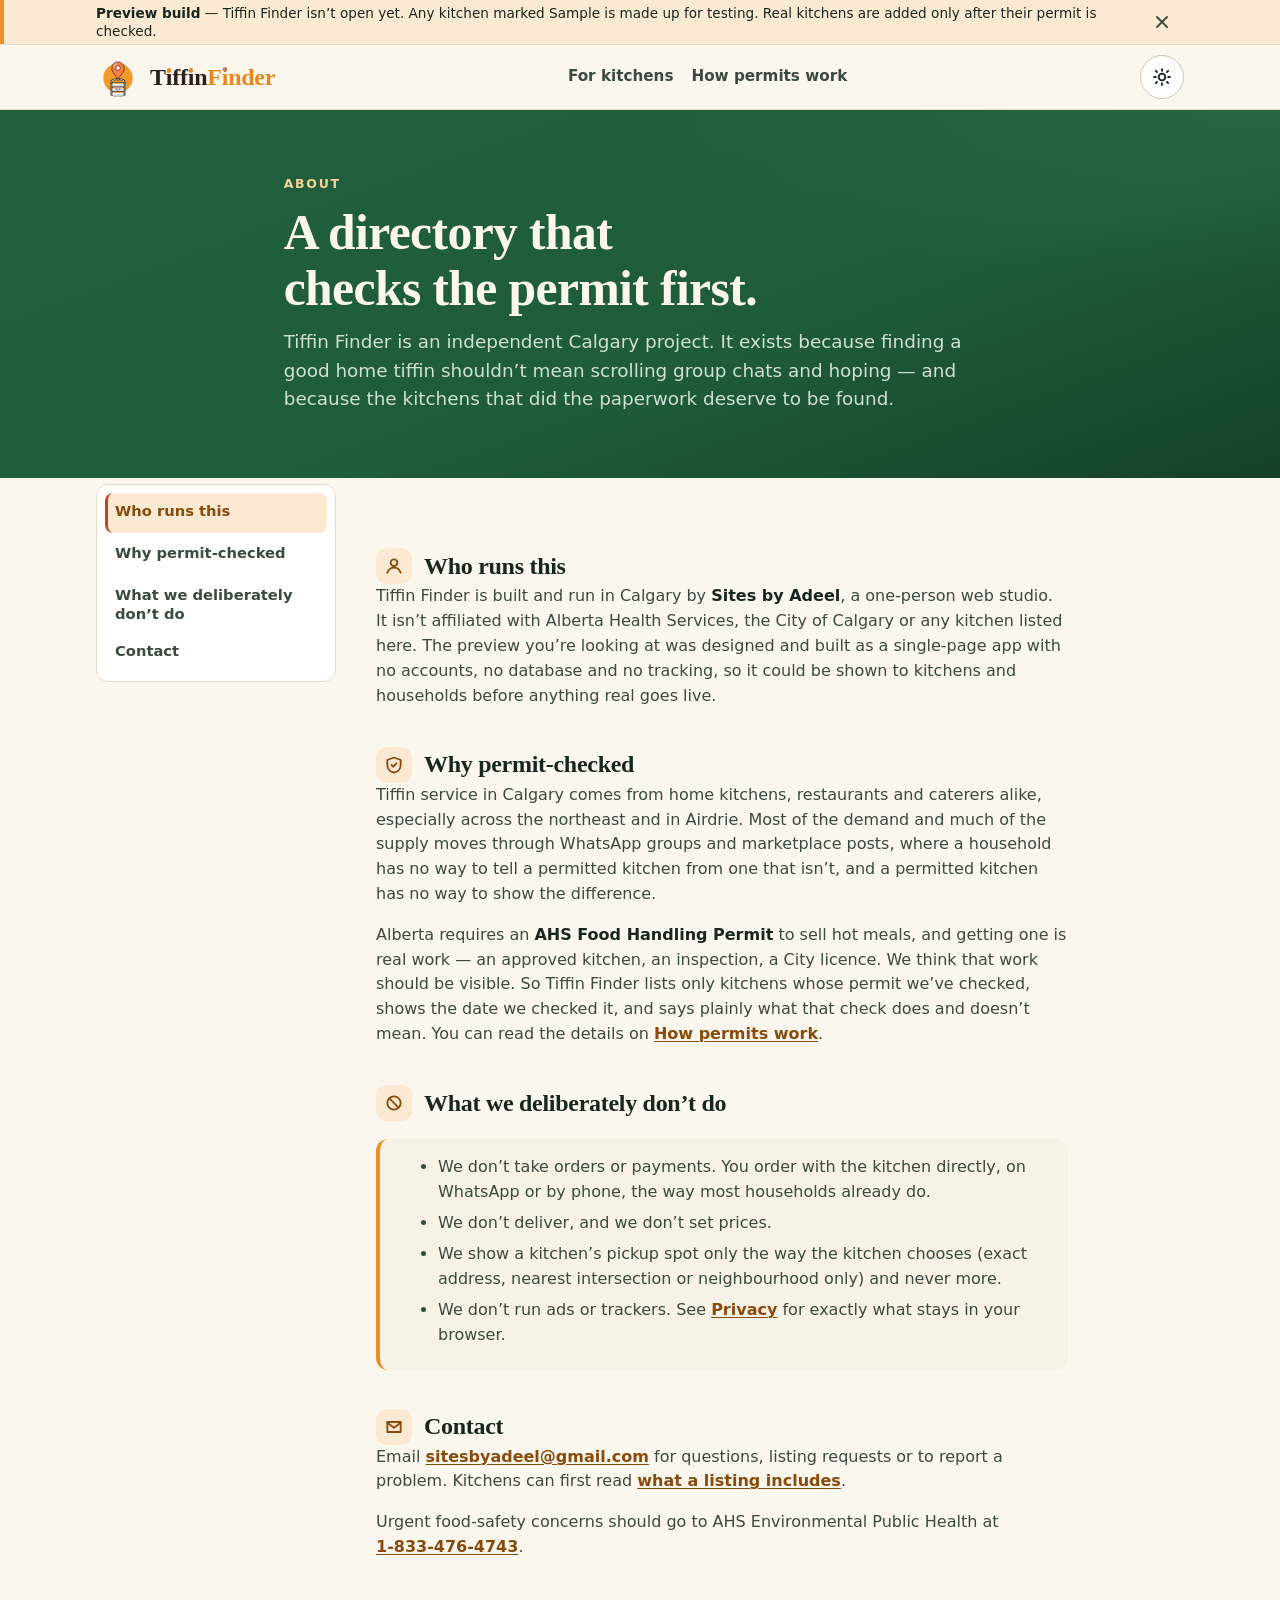
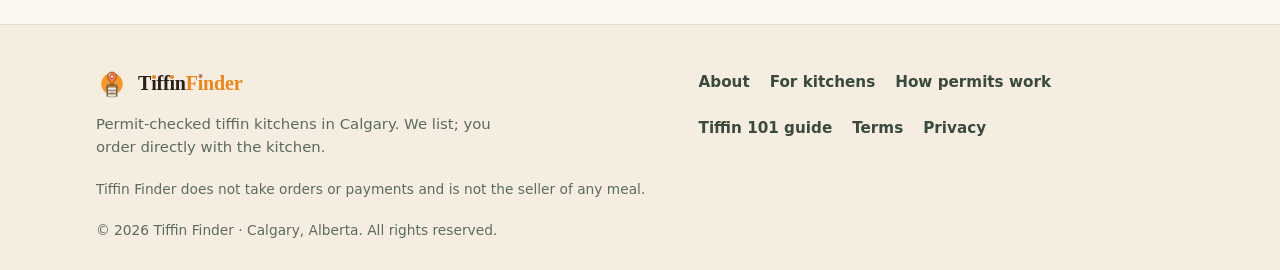
<file: about.html>
<!doctype html>
<html lang="en-CA">
<head>
  <meta charset="utf-8">
  <meta http-equiv="Content-Security-Policy" content="default-src 'self'; script-src 'self' 'sha256-J+xASHBHcj7Z6purppfpjdA1vHzePKJOoH6E7b+cYeE='; style-src 'self' https://fonts.googleapis.com; font-src https://fonts.gstatic.com; img-src 'self' data:; connect-src 'self'; manifest-src 'self'; worker-src 'self'; base-uri 'self'; form-action 'self'; object-src 'none'; upgrade-insecure-requests">
  <meta name="referrer" content="strict-origin-when-cross-origin">
  <meta name="viewport" content="width=device-width, initial-scale=1, viewport-fit=cover">
  <title>About — Tiffin Finder</title>
  <meta name="description" content="Who runs Tiffin Finder, why it only lists permit-checked tiffin kitchens, and how to get in touch.">
  <link rel="canonical" href="https://tiffinfinder.ca/about.html">
  <meta property="og:type" content="website">
  <meta property="og:site_name" content="Tiffin Finder">
  <meta property="og:locale" content="en_CA">
  <meta property="og:title" content="About — Tiffin Finder">
  <meta property="og:description" content="Who runs Tiffin Finder, why it only lists permit-checked tiffin kitchens, and how to get in touch.">
  <meta property="og:url" content="https://tiffinfinder.ca/about.html">
  <meta property="og:image" content="https://tiffinfinder.ca/og-image.png">
  <meta property="og:image:type" content="image/png">
  <meta property="og:image:width" content="1200">
  <meta property="og:image:height" content="630">
  <meta property="og:image:alt" content="Tiffin Finder — Find a permit-checked tiffin kitchen in Calgary, with a stacked saffron tiffin on leaf green">
  <meta name="twitter:card" content="summary_large_image">
  <meta name="twitter:title" content="About — Tiffin Finder">
  <meta name="twitter:description" content="Who runs Tiffin Finder, why it only lists permit-checked tiffin kitchens, and how to get in touch.">
  <meta name="twitter:image" content="https://tiffinfinder.ca/og-image.png">
  <meta name="twitter:image:alt" content="Tiffin Finder — Find a permit-checked tiffin kitchen in Calgary, with a stacked saffron tiffin on leaf green">
  <meta name="theme-color" media="(prefers-color-scheme: light)" content="#1f5c3a">
  <meta name="theme-color" media="(prefers-color-scheme: dark)" content="#101a14">
  <meta name="color-scheme" content="light dark">
  <meta name="mobile-web-app-capable" content="yes">
  <meta name="apple-mobile-web-app-capable" content="yes">
  <meta name="apple-mobile-web-app-title" content="Tiffin Finder">
  <link rel="manifest" href="./manifest.webmanifest">
  <link rel="icon" href="./icons/favicon.svg" type="image/svg+xml">
  <link rel="icon" href="./icons/icon-192.png" type="image/png" sizes="192x192">
  <link rel="apple-touch-icon" href="./icons/apple-touch-icon.png">
  <link rel="preconnect" href="https://fonts.googleapis.com">
  <link rel="preconnect" href="https://fonts.gstatic.com" crossorigin>
  <link rel="stylesheet" href="https://fonts.googleapis.com/css2?family=Fraunces:opsz,wght@9..144,500..700&family=Manrope:wght@400..800&family=Baloo+2:wght@800&display=swap">
  <script src="./early.js?v=tf-v1.50.0"></script>
  <link rel="stylesheet" href="./styles.css?v=tf-v1.50.0">
  <script src="./app.js?v=tf-v1.50.0" defer></script>
  <script type="speculationrules">
  {
    "prefetch": [
      {
        "source": "document",
        "where": {
          "and": [
            { "href_matches": "/*" },
            { "not": { "href_matches": { "search": "*demo=1*" } } },
            { "not": { "selector_matches": "[href^=\"mailto:\"]" } },
            { "not": { "selector_matches": "[href^=\"tel:\"]" } },
            { "not": { "selector_matches": "[href^=\"https://wa.me/\"]" } }
          ]
        },
        "eagerness": "moderate"
      }
    ]
  }
  </script>
</head>
<body data-page="about">
  <a class="skip-link" href="#main">Skip to content</a>

  <div class="preview-bar" id="preview-bar" role="region" aria-label="Preview notice">
    <div class="wrap preview-bar-inner">
      <p><strong>Preview build</strong> — Tiffin Finder isn’t open yet. Any kitchen marked Sample is made up for testing. Real kitchens are added only after their permit is checked.</p>
      <button type="button" class="icon-btn" data-dismiss-preview aria-label="Dismiss preview notice">
        <svg viewBox="0 0 24 24" fill="none" stroke="currentColor" stroke-width="2.2" stroke-linecap="round" aria-hidden="true" focusable="false"><path d="M6 6l12 12M18 6L6 18"/></svg>
      </button>
    </div>
  </div>

  <header class="site-header">
    <div class="wrap header-inner">
      <a class="brand" href="./" aria-label="Tiffin Finder home">
        <svg class="logo" viewBox="0 0 400 400" aria-hidden="true" focusable="false"><circle cx="200" cy="210" r="134" fill="#f39a2b"/>
<g transform="translate(0 118.7)"><path d="M200 98.0C174.8 67.2 144 34.7 144 0a56 56 0 0 1 112 0c0 34.7-30.8 67.2-56 98.0Z" fill="#ff7a45" stroke="#2b1f1a" stroke-width="6" stroke-linejoin="round"/><circle cx="200" cy="0" r="20.2" fill="#fff" stroke="#2b1f1a" stroke-width="6"/><path d="M159.7 -14.0a44.8 44.8 0 0 1 23.5-25.8" fill="none" stroke="#fff" stroke-width="7" stroke-linecap="round"/></g>
<path d="M139.0 258V248C139.0 210.1 261.0 210.1 261.0 248V258" fill="none" stroke="#2b1f1a" stroke-width="15" stroke-linecap="round"/>
<path d="M139.0 258V248C139.0 210.1 261.0 210.1 261.0 248V258" fill="none" stroke="#b9c1c7" stroke-width="9" stroke-linecap="round"/>
<rect x="185" y="212.7" width="30" height="14" rx="7" fill="#f39a2b" stroke="#2b1f1a" stroke-width="6"/>
<rect x="142.0" y="250.0" width="116" height="38" rx="17.5" fill="#e9eef1" stroke="#2b1f1a" stroke-width="6"/>
<path d="M147.0 273.6H253.0V272.3a14.0 14.0 0 0 1-14.0 14.0H161.0a14.0 14.0 0 0 1-14.0-14.0Z" fill="#d3dade"/>
<rect x="154.6" y="255.5" width="90.8" height="6.5" rx="3.2" fill="#f39a2b"/>
<path d="M155.0 269.0h12" stroke="#fff" stroke-width="4" stroke-linecap="round"/>
<rect x="142.0" y="292.0" width="116" height="38" rx="17.5" fill="#e9eef1" stroke="#2b1f1a" stroke-width="6"/>
<path d="M147.0 315.6H253.0V314.3a14.0 14.0 0 0 1-14.0 14.0H161.0a14.0 14.0 0 0 1-14.0-14.0Z" fill="#d3dade"/>
<rect x="154.6" y="297.5" width="90.8" height="6.5" rx="3.2" fill="#f39a2b"/>
<path d="M155.0 311.0h12" stroke="#fff" stroke-width="4" stroke-linecap="round"/>
<rect x="142.0" y="334.0" width="116" height="38" rx="17.5" fill="#e9eef1" stroke="#2b1f1a" stroke-width="6"/>
<path d="M147.0 357.6H253.0V356.3a14.0 14.0 0 0 1-14.0 14.0H161.0a14.0 14.0 0 0 1-14.0-14.0Z" fill="#d3dade"/>
<rect x="154.6" y="339.5" width="90.8" height="6.5" rx="3.2" fill="#f39a2b"/>
<path d="M155.0 353.0h12" stroke="#fff" stroke-width="4" stroke-linecap="round"/>
<rect x="135.0" y="247" width="9" height="123" rx="4.5" fill="#b9c1c7" stroke="#2b1f1a" stroke-width="5"/>
<rect x="256.0" y="247" width="9" height="123" rx="4.5" fill="#b9c1c7" stroke="#2b1f1a" stroke-width="5"/>
<ellipse cx="184" cy="311.0" rx="4.4" ry="5.8" fill="#2b1f1a"/><ellipse cx="216" cy="311.0" rx="4.4" ry="5.8" fill="#2b1f1a"/>
<circle cx="185.4" cy="309.0" r="1.6" fill="#fff"/><circle cx="217.4" cy="309.0" r="1.6" fill="#fff"/>
<path d="M192.5 318.0q7.5 6.5 15 0" fill="none" stroke="#2b1f1a" stroke-width="3.8" stroke-linecap="round"/>
<ellipse cx="172" cy="318.0" rx="5" ry="3" fill="#f7a9a0"/><ellipse cx="228" cy="318.0" rx="5" ry="3" fill="#f7a9a0"/></svg>
        <span class="wordmark" aria-hidden="true"><span class="wm-a">T<span class="wm-i">ı</span>ff<span class="wm-i">ı</span>n</span><span class="wm-b">F<span class="wm-i wm-pin">ı</span>nder</span></span><span class="visually-hidden">Tiffin Finder</span>
      </a>
      <nav class="site-nav" aria-label="Primary">
        <a href="./kitchens.html">For kitchens</a>
        <a href="./permitted.html">How permits work</a>
      </nav>
      <div class="header-actions">
        <button type="button" class="btn btn-primary btn-small" id="install-btn" hidden>
          <svg viewBox="0 0 24 24" fill="none" stroke="currentColor" stroke-width="2.2" stroke-linecap="round" stroke-linejoin="round" aria-hidden="true" focusable="false"><path d="M12 4v11M7.5 10.5L12 15l4.5-4.5M4 19h16"/></svg>
          <span class="btn-label">Install</span>
        </button>
        <button type="button" class="icon-btn theme-toggle" id="theme-toggle" aria-label="Switch to dark theme">
          <svg class="icon-sun" viewBox="0 0 24 24" fill="none" stroke="currentColor" stroke-width="2.2" stroke-linecap="round" aria-hidden="true" focusable="false"><circle cx="12" cy="12" r="4"/><path d="M12 2.5v2M12 19.5v2M4.6 4.6l1.4 1.4M18 18l1.4 1.4M2.5 12h2M19.5 12h2M4.6 19.4L6 18M18 6l1.4-1.4"/></svg>
          <svg class="icon-moon" viewBox="0 0 24 24" fill="none" stroke="currentColor" stroke-width="2.2" stroke-linecap="round" stroke-linejoin="round" aria-hidden="true" focusable="false"><path d="M20 14.5A8.5 8.5 0 0 1 9.5 4a8.5 8.5 0 1 0 10.5 10.5z"/></svg>
        </button>
        <button type="button" class="icon-btn menu-btn" id="menu-btn" aria-label="Menu" aria-expanded="false" aria-controls="nav-sheet">
          <svg viewBox="0 0 24 24" fill="none" stroke="currentColor" stroke-width="2.2" stroke-linecap="round" aria-hidden="true" focusable="false"><path d="M4 7h16M4 12h16M4 17h11"/></svg>
        </button>
      </div>
    </div>
  </header>

  <main id="main">
    <section class="page-hero">
      <div class="wrap page-hero-inner">
        <p class="eyebrow">About</p>
        <h1>A directory that checks the permit first.</h1>
        <p class="lede">Tiffin Finder is an independent Calgary project. It exists because finding a good home tiffin shouldn’t mean scrolling group chats and hoping — and because the kitchens that did the paperwork deserve to be found.</p>
      </div>
    </section>

    <div class="wrap page-with-toc">
      <nav class="page-toc" aria-label="On this page">
        <button type="button" class="page-toc-toggle" id="page-toc-toggle" aria-expanded="false" aria-controls="page-toc-list">
          <span>On this page</span>
          <svg class="chev" viewBox="0 0 24 24" fill="none" stroke="currentColor" stroke-width="2.2" stroke-linecap="round" stroke-linejoin="round" aria-hidden="true" focusable="false"><path d="M6 9l6 6 6-6"/></svg>
        </button>
        <ul class="page-toc-list" id="page-toc-list" hidden>
          <li><a href="#who">Who runs this</a></li>
          <li><a href="#why">Why permit-checked</a></li>
          <li><a href="#what-we-dont-do">What we deliberately don’t do</a></li>
          <li><a href="#contact">Contact</a></li>
        </ul>
      </nav>
      <article class="prose">
        <div class="h2-glyph">
          <span class="glyph" aria-hidden="true"><svg viewBox="0 0 24 24" fill="none" stroke="currentColor" stroke-width="2.2" stroke-linecap="round" stroke-linejoin="round"><path d="M12 12a4 4 0 1 0 0-8 4 4 0 0 0 0 8Z"/><path d="M4 20c1.5-4 4.5-6 8-6s6.5 2 8 6"/></svg></span>
          <h2 id="who">Who runs this</h2>
        </div>
        <p>Tiffin Finder is built and run in Calgary by <strong>Sites by Adeel</strong>, a one-person web studio. It isn’t affiliated with Alberta Health Services, the City of Calgary or any kitchen listed here. The preview you’re looking at was designed and built as a single-page app with no accounts, no database and no tracking, so it could be shown to kitchens and households before anything real goes live.</p>

        <div class="h2-glyph">
          <span class="glyph" aria-hidden="true"><svg viewBox="0 0 24 24" fill="none" stroke="currentColor" stroke-width="2.2" stroke-linecap="round" stroke-linejoin="round"><path d="M12 3l8 3v6c0 5-3.5 8.5-8 9-4.5-.5-8-4-8-9V6z"/><path d="M9 12l2 2 4-4"/></svg></span>
          <h2 id="why">Why permit-checked</h2>
        </div>
        <p>Tiffin service in Calgary comes from home kitchens, restaurants and caterers alike, especially across the northeast and in Airdrie. Most of the demand and much of the supply moves through WhatsApp groups and marketplace posts, where a household has no way to tell a permitted kitchen from one that isn’t, and a permitted kitchen has no way to show the difference.</p>
        <p>Alberta requires an <strong>AHS Food Handling Permit</strong> to sell hot meals, and getting one is real work — an approved kitchen, an inspection, a City licence. We think that work should be visible. So Tiffin Finder lists only kitchens whose permit we’ve checked, shows the date we checked it, and says plainly what that check does and doesn’t mean. You can read the details on <a href="./permitted.html">How permits work</a>.</p>

        <div class="h2-glyph">
          <span class="glyph" aria-hidden="true"><svg viewBox="0 0 24 24" fill="none" stroke="currentColor" stroke-width="2.2" stroke-linecap="round" stroke-linejoin="round"><circle cx="12" cy="12" r="8"/><path d="M6.5 6.5l11 11"/></svg></span>
          <h2 id="what-we-dont-do">What we deliberately don’t do</h2>
        </div>
        <div class="callout">
          <ul>
            <li>We don’t take orders or payments. You order with the kitchen directly, on WhatsApp or by phone, the way most households already do.</li>
            <li>We don’t deliver, and we don’t set prices.</li>
            <li>We show a kitchen’s pickup spot only the way the kitchen chooses (exact address, nearest intersection or neighbourhood only) and never more.</li>
            <li>We don’t run ads or trackers. See <a href="./privacy.html">Privacy</a> for exactly what stays in your browser.</li>
          </ul>
        </div>

        <div class="h2-glyph">
          <span class="glyph" aria-hidden="true"><svg viewBox="0 0 24 24" fill="none" stroke="currentColor" stroke-width="2.2" stroke-linecap="round" stroke-linejoin="round"><path d="M4 6h16v12H4z"/><path d="m4 7 8 6 8-6"/></svg></span>
          <h2 id="contact">Contact</h2>
        </div>
        <p id="contact-launch">Email <a href="mailto:sitesbyadeel@gmail.com?subject=Tiffin%20Finder">sitesbyadeel@gmail.com</a> for questions, listing requests or to report a problem. Kitchens can first read <a href="./kitchens.html">what a listing includes</a>.</p>
        <p>Urgent food-safety concerns should go to AHS Environmental Public Health at <a href="tel:+18334764743">1-833-476-4743</a>.</p>
      </article>
    </div>
  </main>

  <footer class="site-footer">
    <div class="wrap footer-inner">
      <div class="footer-brand">
        <a class="brand" href="./" aria-label="Tiffin Finder home">
          <svg class="logo" viewBox="0 0 400 400" aria-hidden="true" focusable="false"><circle cx="200" cy="210" r="134" fill="#f39a2b"/>
<g transform="translate(0 118.7)"><path d="M200 98.0C174.8 67.2 144 34.7 144 0a56 56 0 0 1 112 0c0 34.7-30.8 67.2-56 98.0Z" fill="#ff7a45" stroke="#2b1f1a" stroke-width="6" stroke-linejoin="round"/><circle cx="200" cy="0" r="20.2" fill="#fff" stroke="#2b1f1a" stroke-width="6"/><path d="M159.7 -14.0a44.8 44.8 0 0 1 23.5-25.8" fill="none" stroke="#fff" stroke-width="7" stroke-linecap="round"/></g>
<path d="M139.0 258V248C139.0 210.1 261.0 210.1 261.0 248V258" fill="none" stroke="#2b1f1a" stroke-width="15" stroke-linecap="round"/>
<path d="M139.0 258V248C139.0 210.1 261.0 210.1 261.0 248V258" fill="none" stroke="#b9c1c7" stroke-width="9" stroke-linecap="round"/>
<rect x="185" y="212.7" width="30" height="14" rx="7" fill="#f39a2b" stroke="#2b1f1a" stroke-width="6"/>
<rect x="142.0" y="250.0" width="116" height="38" rx="17.5" fill="#e9eef1" stroke="#2b1f1a" stroke-width="6"/>
<path d="M147.0 273.6H253.0V272.3a14.0 14.0 0 0 1-14.0 14.0H161.0a14.0 14.0 0 0 1-14.0-14.0Z" fill="#d3dade"/>
<rect x="154.6" y="255.5" width="90.8" height="6.5" rx="3.2" fill="#f39a2b"/>
<path d="M155.0 269.0h12" stroke="#fff" stroke-width="4" stroke-linecap="round"/>
<rect x="142.0" y="292.0" width="116" height="38" rx="17.5" fill="#e9eef1" stroke="#2b1f1a" stroke-width="6"/>
<path d="M147.0 315.6H253.0V314.3a14.0 14.0 0 0 1-14.0 14.0H161.0a14.0 14.0 0 0 1-14.0-14.0Z" fill="#d3dade"/>
<rect x="154.6" y="297.5" width="90.8" height="6.5" rx="3.2" fill="#f39a2b"/>
<path d="M155.0 311.0h12" stroke="#fff" stroke-width="4" stroke-linecap="round"/>
<rect x="142.0" y="334.0" width="116" height="38" rx="17.5" fill="#e9eef1" stroke="#2b1f1a" stroke-width="6"/>
<path d="M147.0 357.6H253.0V356.3a14.0 14.0 0 0 1-14.0 14.0H161.0a14.0 14.0 0 0 1-14.0-14.0Z" fill="#d3dade"/>
<rect x="154.6" y="339.5" width="90.8" height="6.5" rx="3.2" fill="#f39a2b"/>
<path d="M155.0 353.0h12" stroke="#fff" stroke-width="4" stroke-linecap="round"/>
<rect x="135.0" y="247" width="9" height="123" rx="4.5" fill="#b9c1c7" stroke="#2b1f1a" stroke-width="5"/>
<rect x="256.0" y="247" width="9" height="123" rx="4.5" fill="#b9c1c7" stroke="#2b1f1a" stroke-width="5"/>
<ellipse cx="184" cy="311.0" rx="4.4" ry="5.8" fill="#2b1f1a"/><ellipse cx="216" cy="311.0" rx="4.4" ry="5.8" fill="#2b1f1a"/>
<circle cx="185.4" cy="309.0" r="1.6" fill="#fff"/><circle cx="217.4" cy="309.0" r="1.6" fill="#fff"/>
<path d="M192.5 318.0q7.5 6.5 15 0" fill="none" stroke="#2b1f1a" stroke-width="3.8" stroke-linecap="round"/>
<ellipse cx="172" cy="318.0" rx="5" ry="3" fill="#f7a9a0"/><ellipse cx="228" cy="318.0" rx="5" ry="3" fill="#f7a9a0"/></svg>
          <span class="wordmark" aria-hidden="true"><span class="wm-a">T<span class="wm-i">ı</span>ff<span class="wm-i">ı</span>n</span><span class="wm-b">F<span class="wm-i wm-pin">ı</span>nder</span></span><span class="visually-hidden">Tiffin Finder</span>
        </a>
        <p>Permit-checked tiffin kitchens in Calgary. We list; you order directly with the kitchen.</p>
      </div>
      <nav class="footer-nav" aria-label="Footer">
        <ul>
          <li><a href="./about.html">About</a></li>
          <li><a href="./kitchens.html">For kitchens</a></li>
          <li><a href="./permitted.html">How permits work</a></li>
          <li><a href="./guide.html">Tiffin 101 guide</a></li>
          <li><a href="./terms.html">Terms</a></li>
          <li><a href="./privacy.html">Privacy</a></li>
        </ul>
      </nav>
      <p class="footer-note">Tiffin Finder does not take orders or payments and is not the seller of any meal.</p>
      <p class="footer-copy">© 2026 Tiffin Finder · Calgary, Alberta. All rights reserved.</p>
    </div>
  </footer>

  <div class="sheet" id="ios-sheet" hidden>
    <button type="button" class="sheet-backdrop" tabindex="-1" aria-label="Close"></button>
    <div class="sheet-panel" role="dialog" aria-modal="true" aria-labelledby="sheet-title" aria-describedby="sheet-desc">
      <div class="sheet-handle" aria-hidden="true"></div>
      <h2 id="sheet-title">Add Tiffin Finder to your Home Screen</h2>
      <p id="sheet-desc">On iPhone and iPad, apps install from Safari’s Share menu.</p>
      <ol class="steps">
        <li><span>Tap the <strong>Share</strong> button <svg class="share-glyph" viewBox="0 0 24 24" fill="none" stroke="currentColor" stroke-width="2.2" stroke-linecap="round" stroke-linejoin="round" aria-hidden="true" focusable="false"><path d="M12 3v12M8 7l4-4 4 4M5 12v7a2 2 0 0 0 2 2h10a2 2 0 0 0 2-2v-7"/></svg> in Safari’s toolbar.</span></li>
        <li><span>Scroll down and tap <strong>Add to Home Screen</strong>.</span></li>
        <li><span>Tap <strong>Add</strong> in the top corner.</span></li>
      </ol>
      <p class="fine">Opened this inside another app? Open it in Safari first.</p>
      <button type="button" class="btn btn-primary btn-block" id="sheet-close">Got it</button>
    </div>
  </div>

  <div class="sheet nav-sheet" id="nav-sheet" hidden>
    <button type="button" class="sheet-backdrop" tabindex="-1" aria-label="Close menu" data-close-nav></button>
    <div class="sheet-panel" role="dialog" aria-modal="true" aria-labelledby="nav-sheet-title">
      <div class="sheet-handle" aria-hidden="true"></div>
      <div class="nav-sheet-head">
        <h2 id="nav-sheet-title">Menu</h2>
        <button type="button" class="icon-btn" data-close-nav aria-label="Close menu"><svg viewBox="0 0 24 24" fill="none" stroke="currentColor" stroke-width="2.2" stroke-linecap="round" aria-hidden="true" focusable="false"><path d="M6 6l12 12M18 6L6 18"/></svg></button>
      </div>
      <nav aria-label="Site">
        <ul class="nav-sheet-list">
          <li><a href="./" data-nav="browse">Browse kitchens <svg class="nav-chev" viewBox="0 0 24 24" fill="none" stroke="currentColor" stroke-width="2.2" stroke-linecap="round" stroke-linejoin="round" aria-hidden="true" focusable="false"><path d="M9 6l6 6-6 6"/></svg></a></li>
          <li><a href="./kitchens.html" data-nav="kitchens">For kitchens <svg class="nav-chev" viewBox="0 0 24 24" fill="none" stroke="currentColor" stroke-width="2.2" stroke-linecap="round" stroke-linejoin="round" aria-hidden="true" focusable="false"><path d="M9 6l6 6-6 6"/></svg></a></li>
          <li><a href="./permitted.html" data-nav="permitted">How permits work <svg class="nav-chev" viewBox="0 0 24 24" fill="none" stroke="currentColor" stroke-width="2.2" stroke-linecap="round" stroke-linejoin="round" aria-hidden="true" focusable="false"><path d="M9 6l6 6-6 6"/></svg></a></li>
          <li><a href="./guide.html" data-nav="guide">Tiffin 101 guide <svg class="nav-chev" viewBox="0 0 24 24" fill="none" stroke="currentColor" stroke-width="2.2" stroke-linecap="round" stroke-linejoin="round" aria-hidden="true" focusable="false"><path d="M9 6l6 6-6 6"/></svg></a></li>
          <li><a href="./about.html" data-nav="about" aria-current="page">About <svg class="nav-chev" viewBox="0 0 24 24" fill="none" stroke="currentColor" stroke-width="2.2" stroke-linecap="round" stroke-linejoin="round" aria-hidden="true" focusable="false"><path d="M9 6l6 6-6 6"/></svg></a></li>
        </ul>
      </nav>
    </div>
  </div>

  <div class="toast" id="toast" role="status" aria-live="polite"></div>
</body>
</html>
</file>
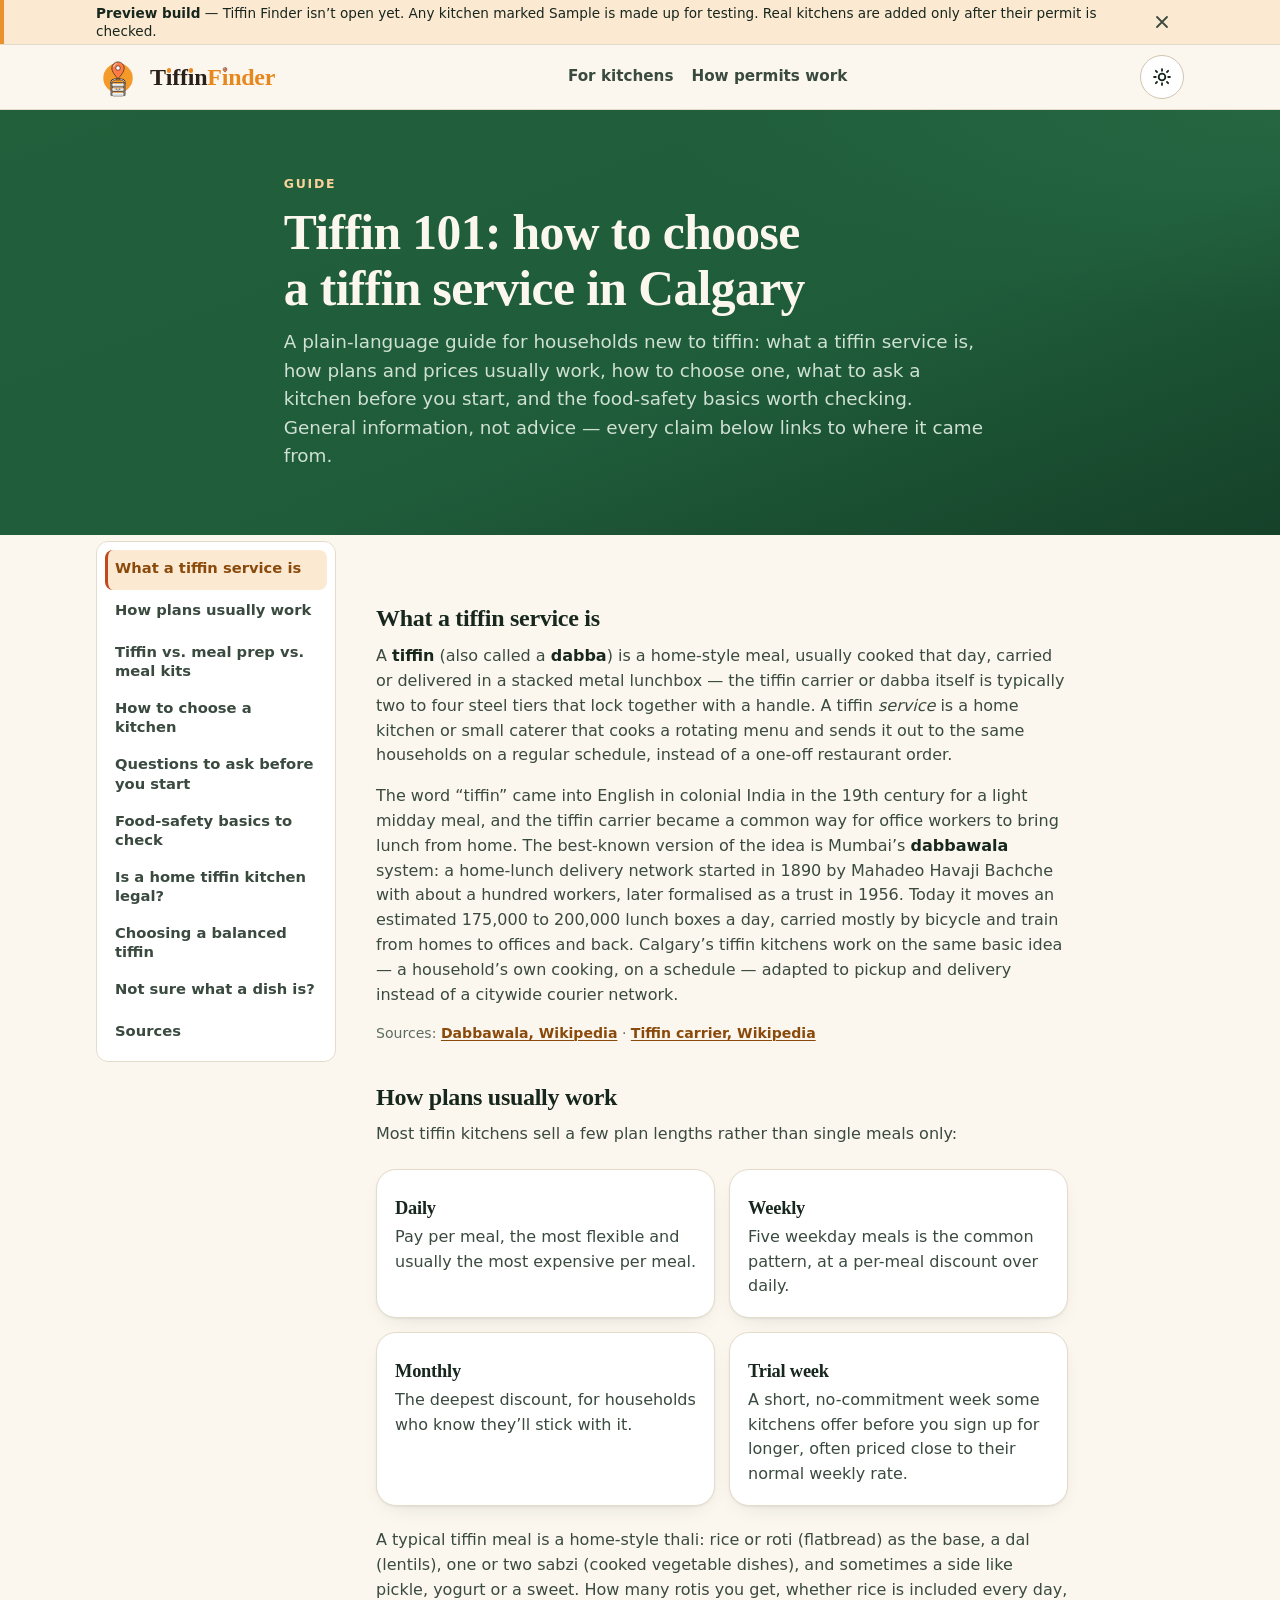
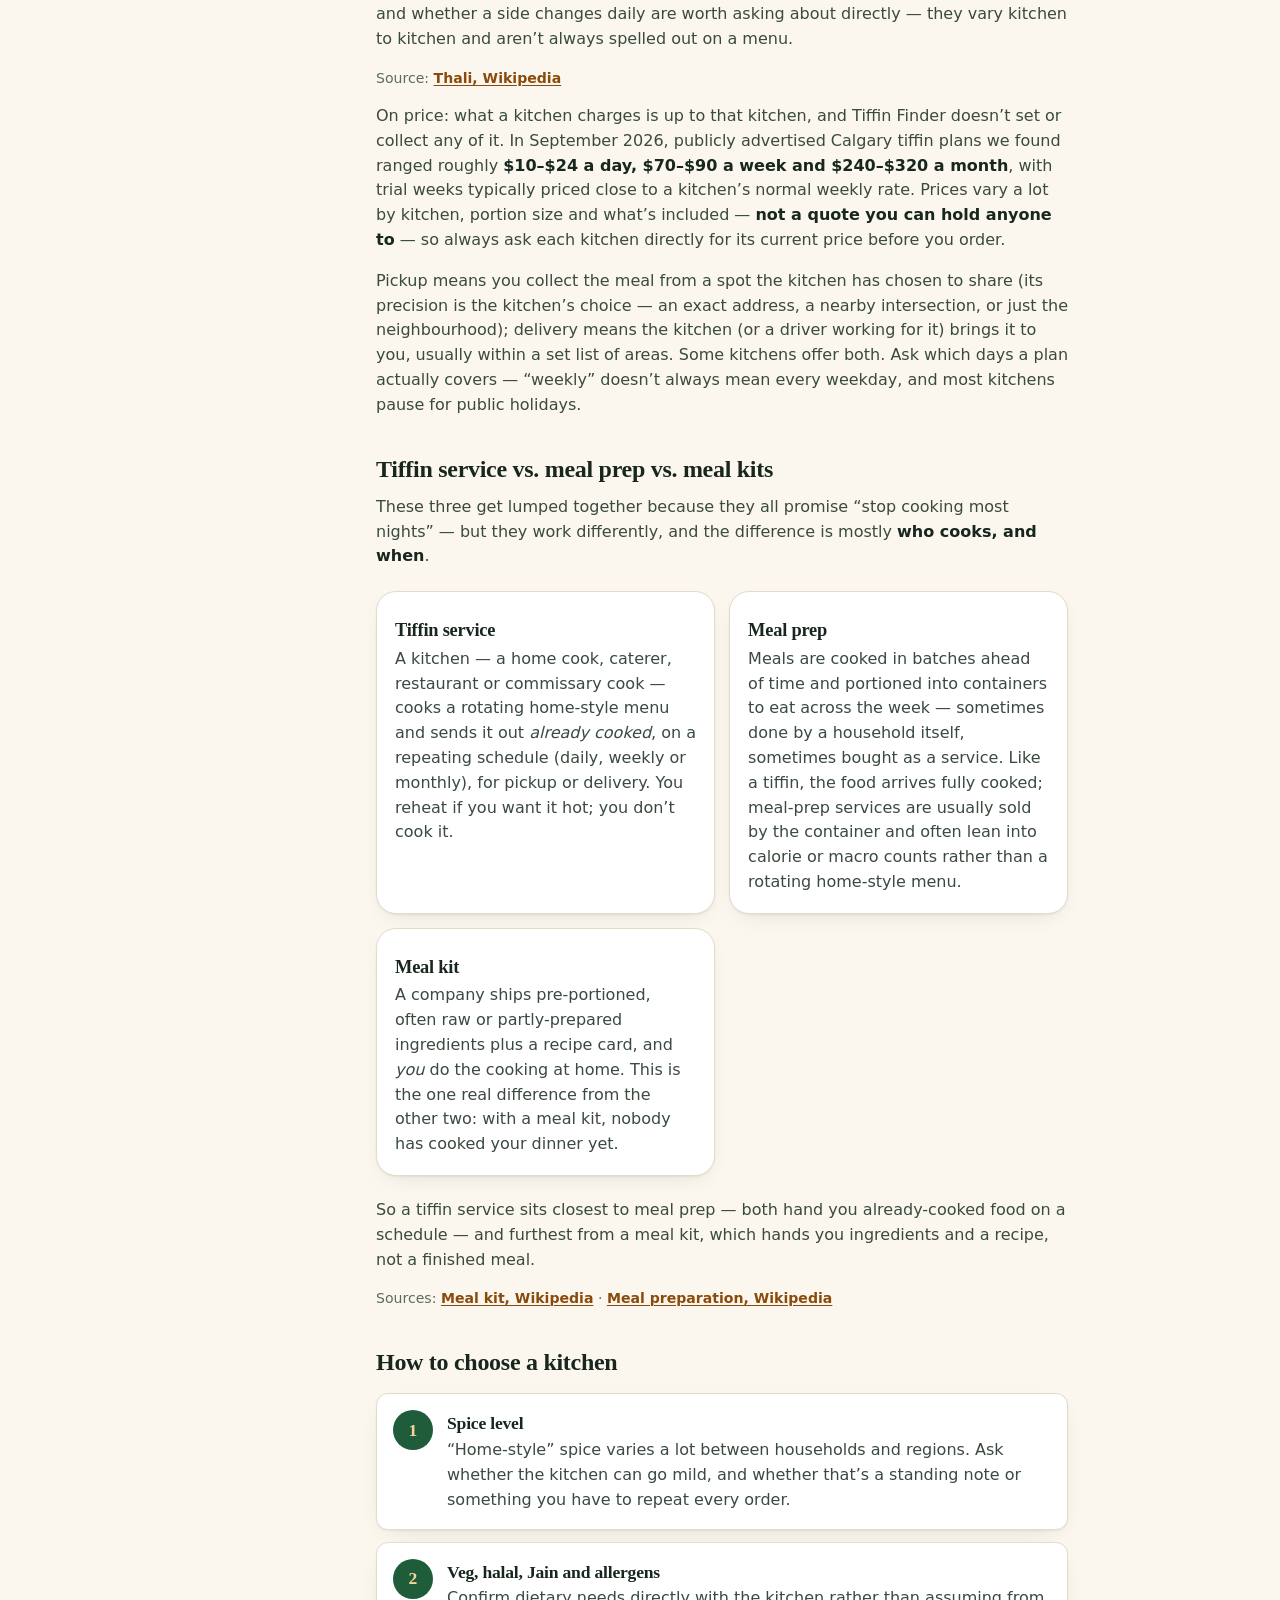
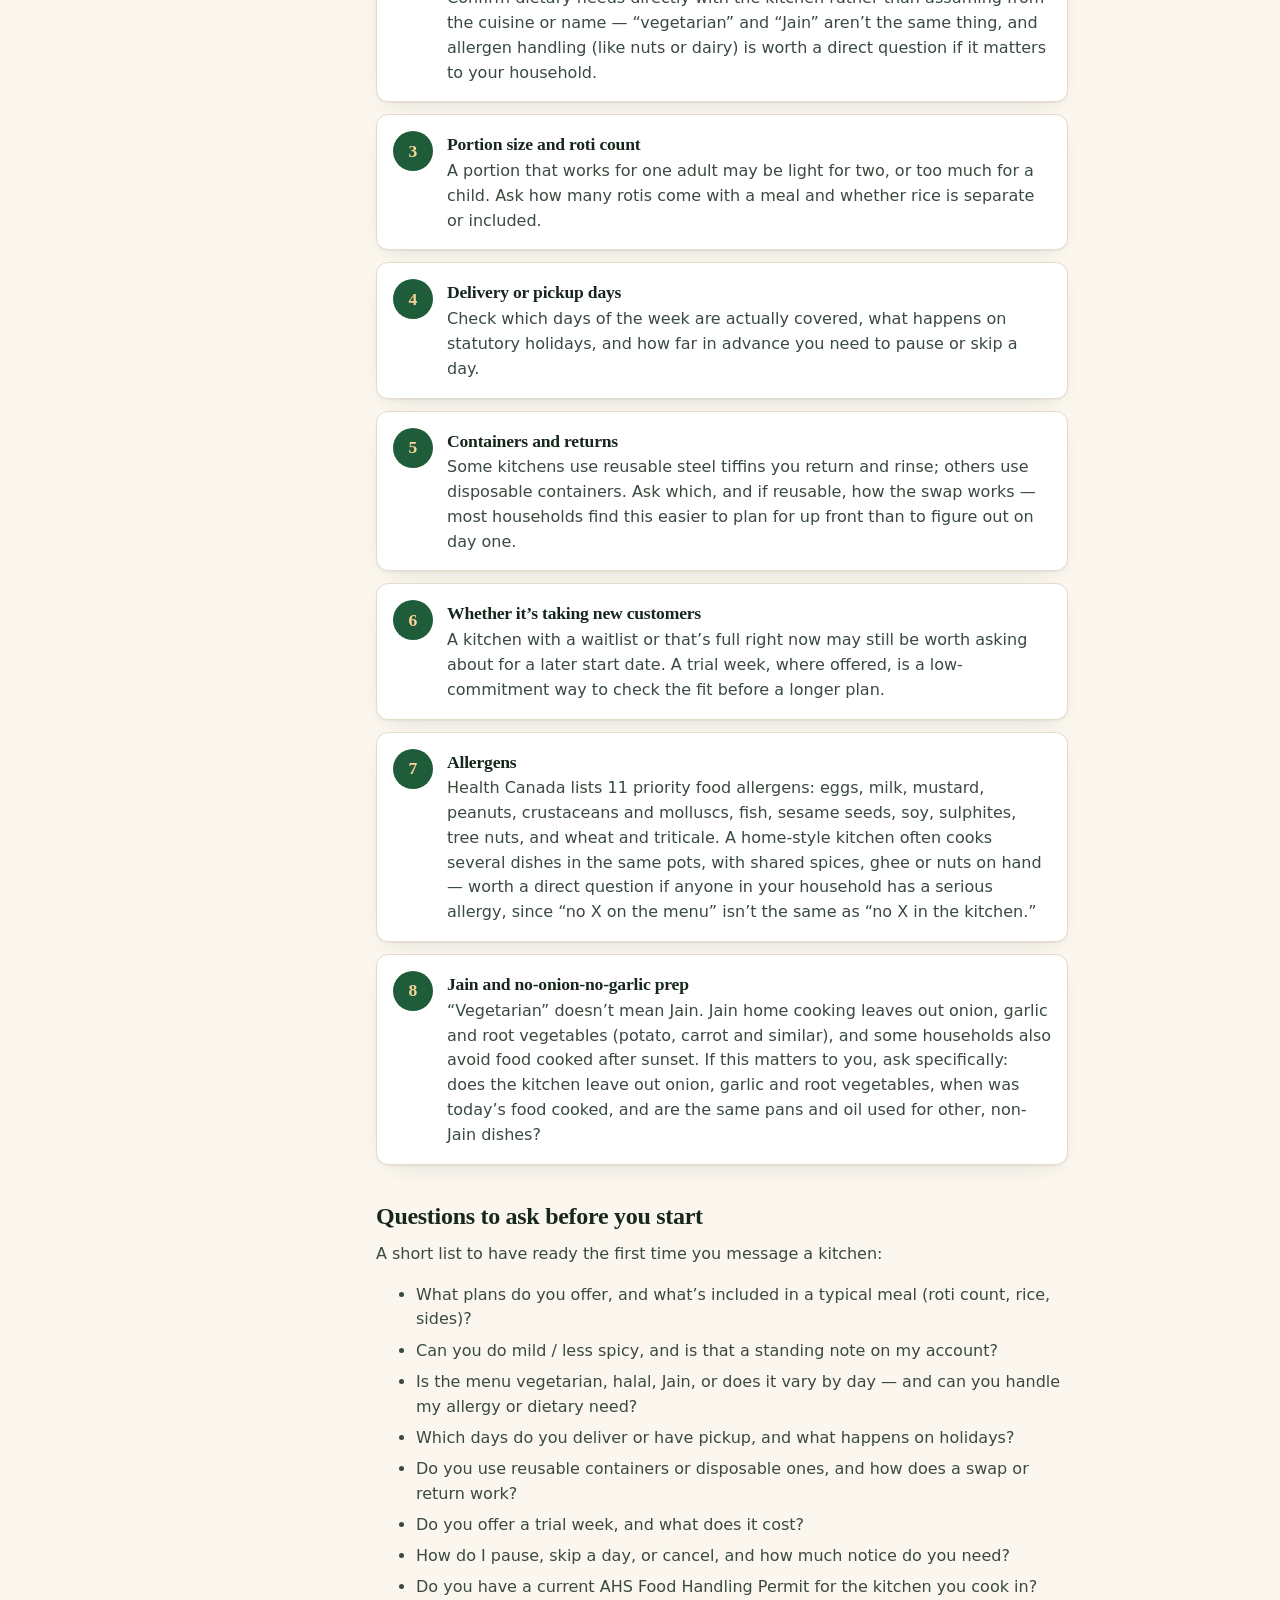
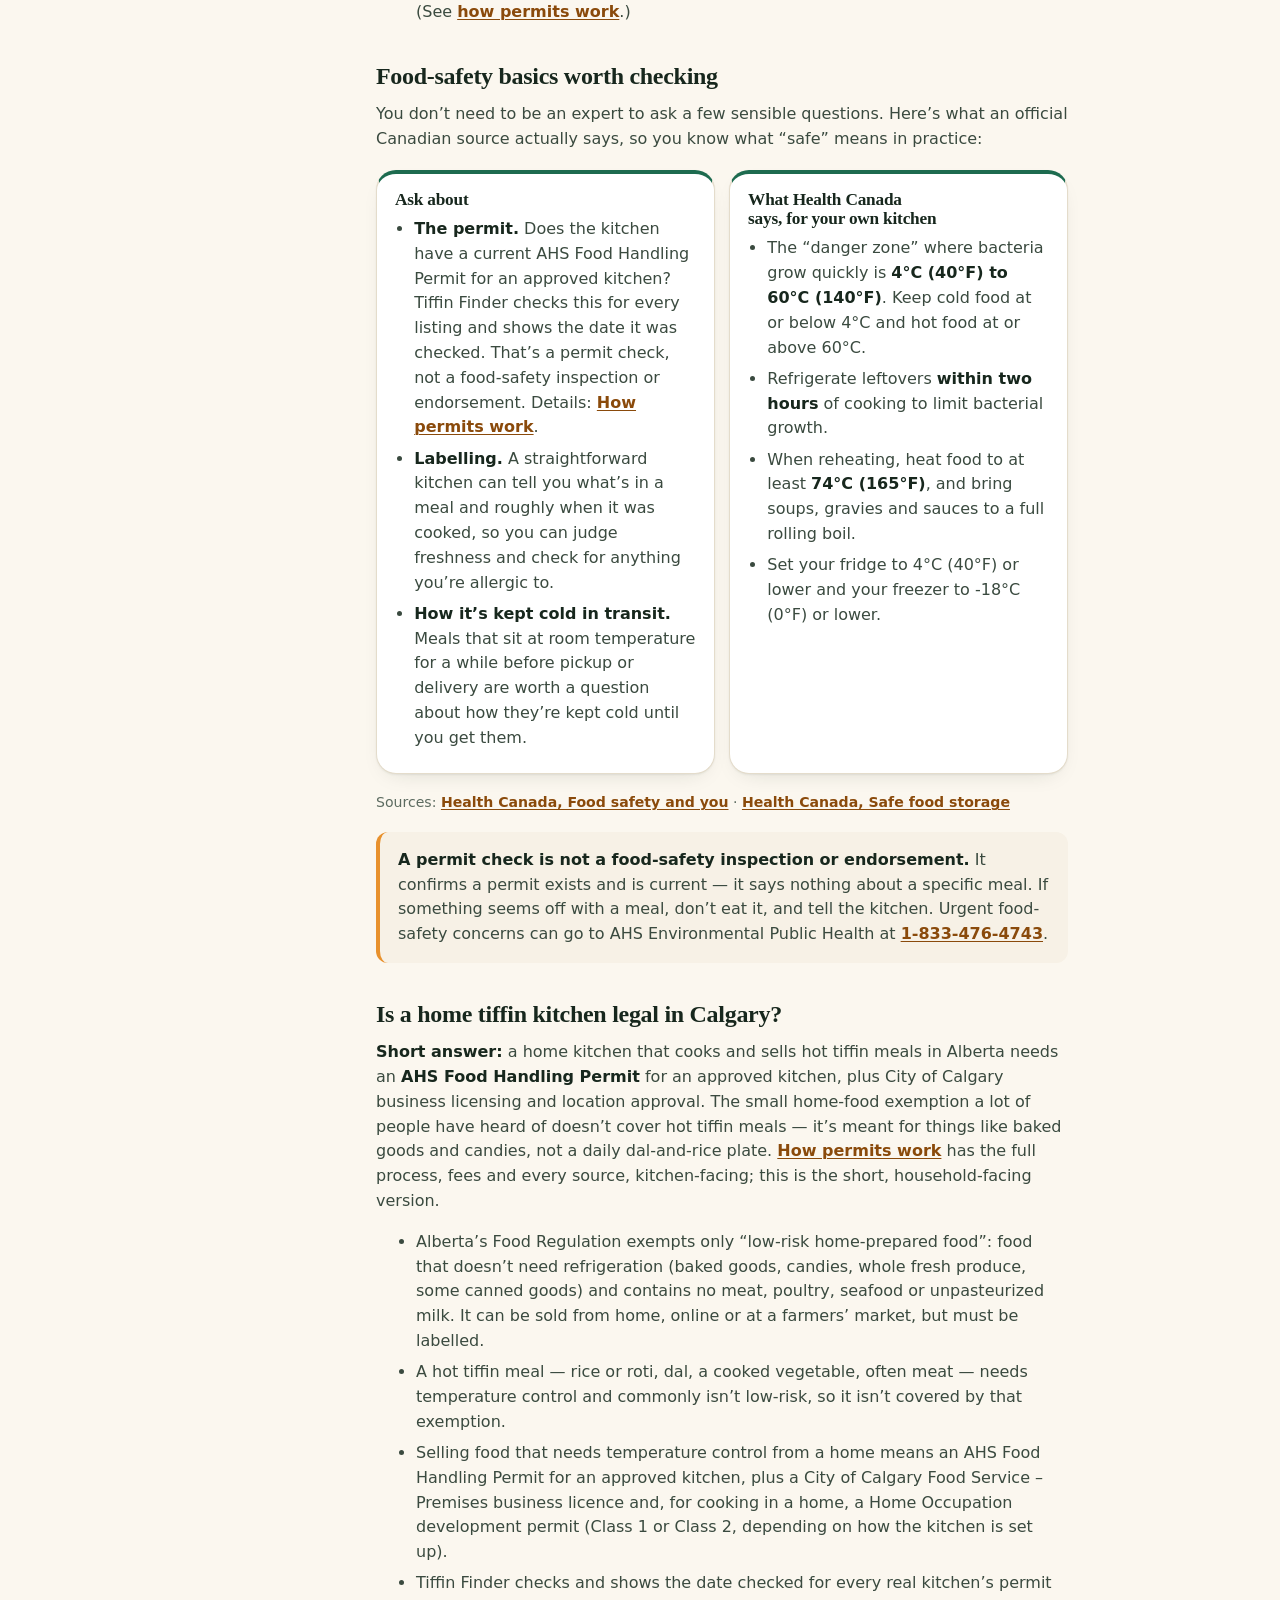
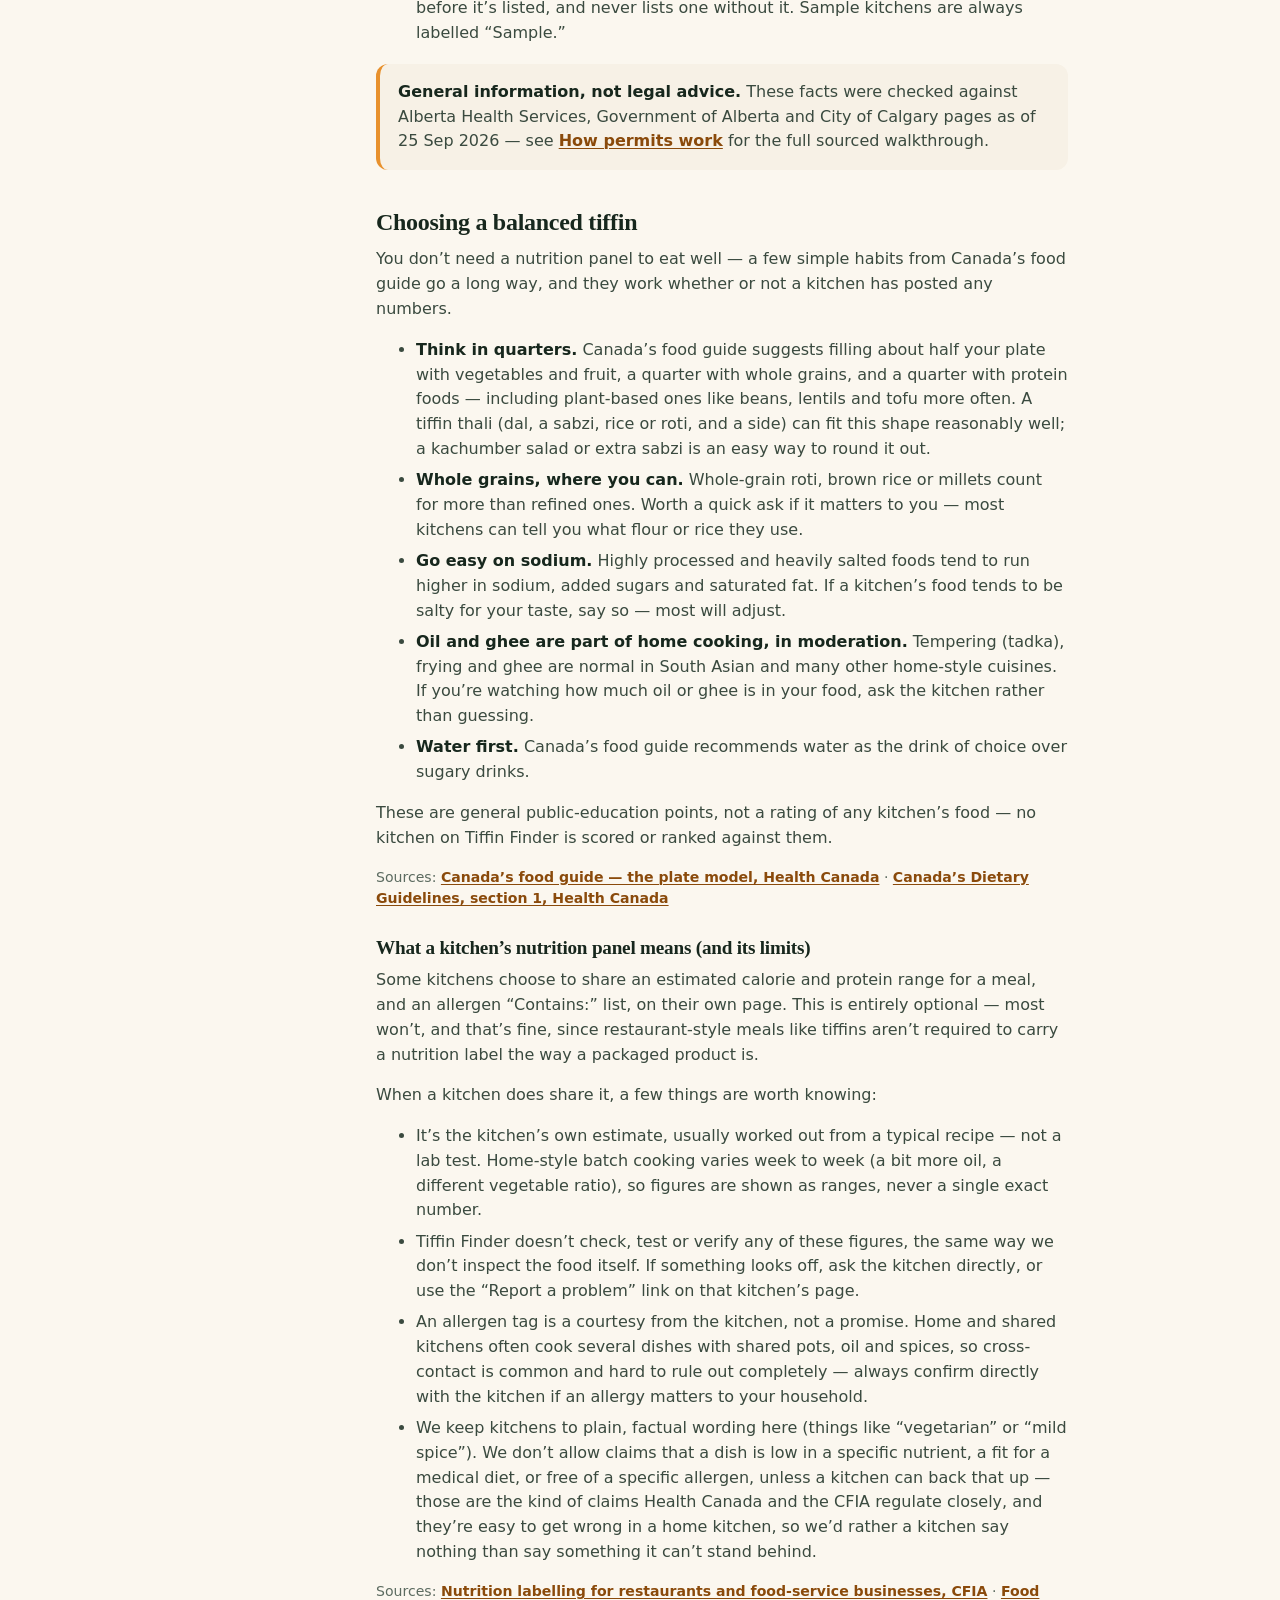
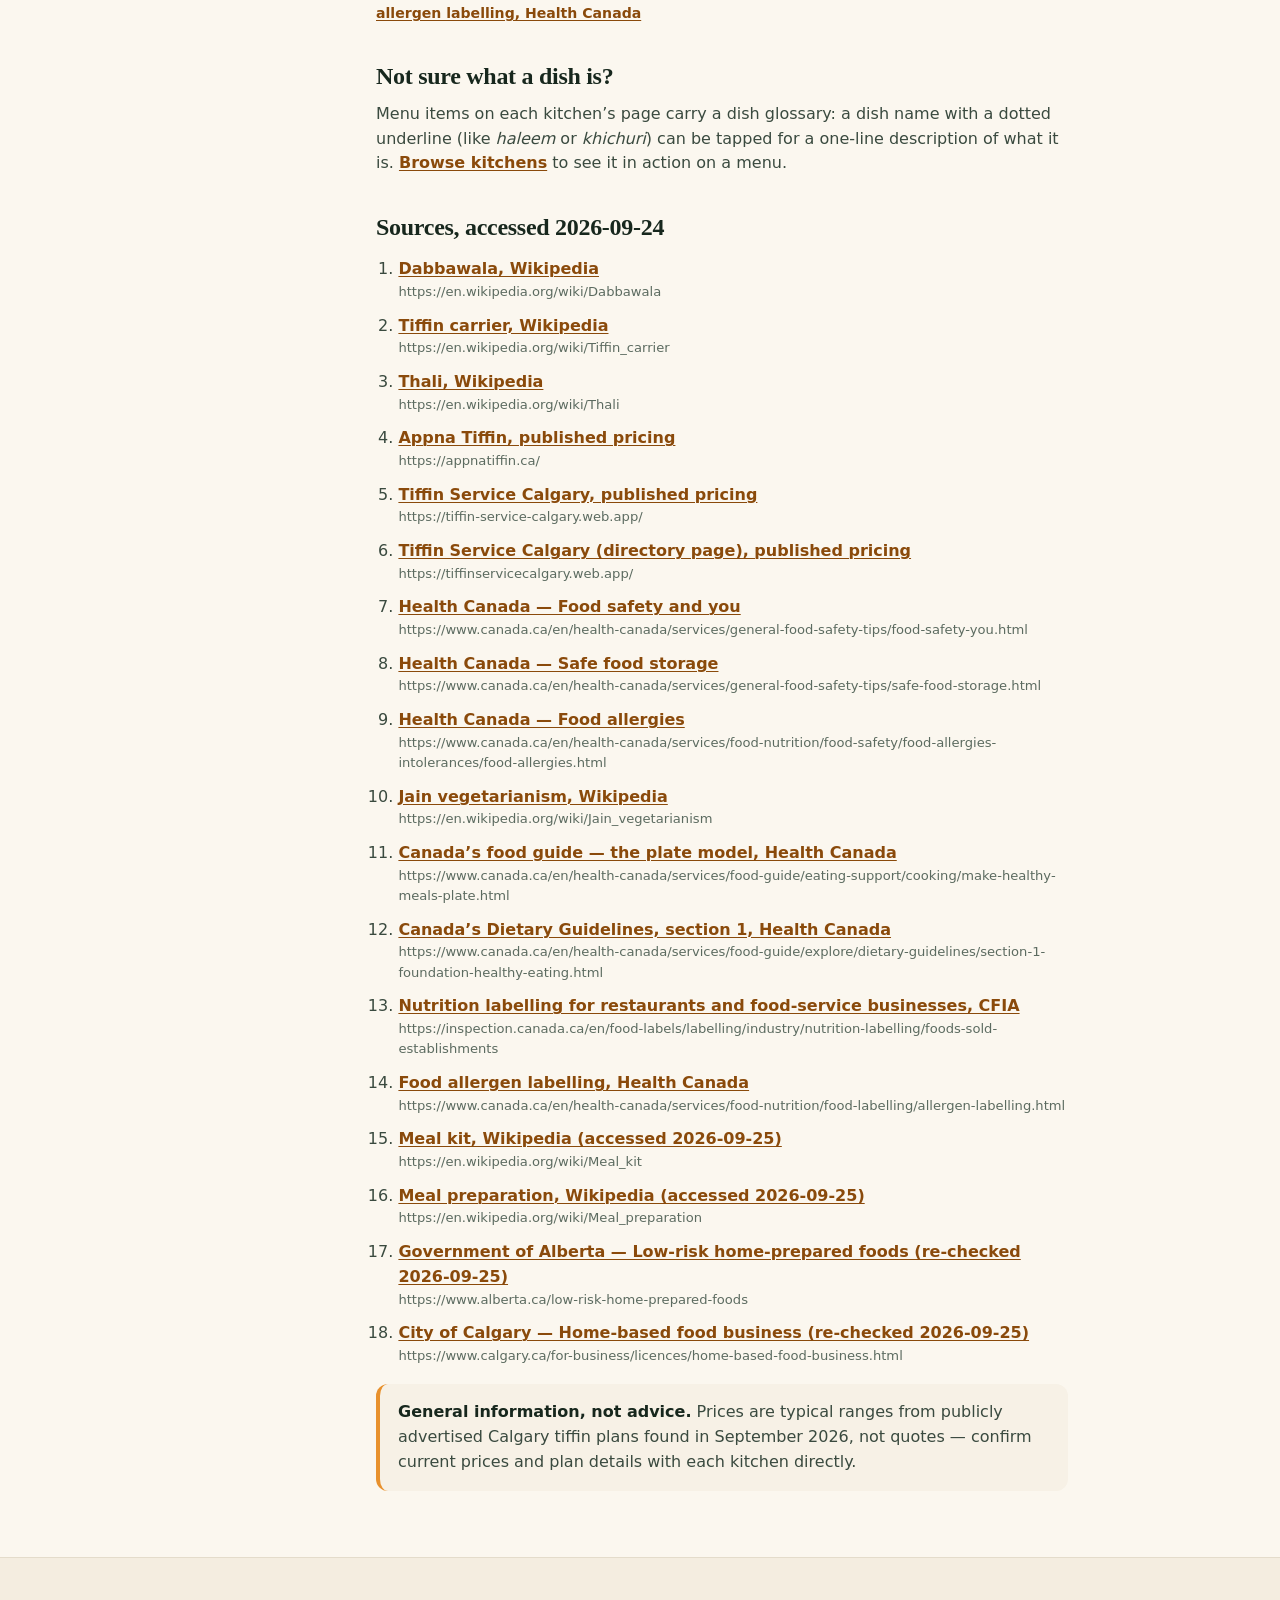
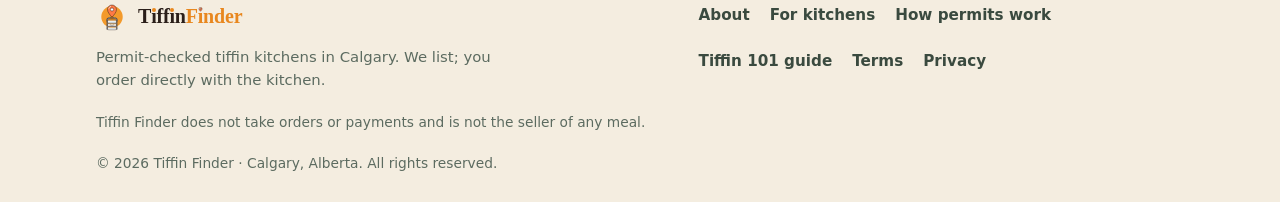
<file: guide.html>
<!doctype html>
<html lang="en-CA">
<head>
  <meta charset="utf-8">
  <meta http-equiv="Content-Security-Policy" content="default-src 'self'; script-src 'self' 'sha256-J+xASHBHcj7Z6purppfpjdA1vHzePKJOoH6E7b+cYeE='; style-src 'self' https://fonts.googleapis.com; font-src https://fonts.gstatic.com; img-src 'self' data:; connect-src 'self'; manifest-src 'self'; worker-src 'self'; base-uri 'self'; form-action 'self'; object-src 'none'; upgrade-insecure-requests">
  <meta name="referrer" content="strict-origin-when-cross-origin">
  <meta name="viewport" content="width=device-width, initial-scale=1, viewport-fit=cover">
  <title>Tiffin 101: how to choose a tiffin service in Calgary — Tiffin Finder</title>
  <meta name="description" content="A plain-language guide to tiffin services in Calgary: what a tiffin is, how plans and prices usually work, how to choose one, questions to ask a kitchen, and food-safety basics, with sources.">
  <link rel="canonical" href="https://tiffinfinder.ca/guide.html">
  <meta property="og:type" content="website">
  <meta property="og:site_name" content="Tiffin Finder">
  <meta property="og:locale" content="en_CA">
  <meta property="og:title" content="Tiffin 101: how to choose a tiffin service in Calgary — Tiffin Finder">
  <meta property="og:description" content="A plain-language guide to tiffin services in Calgary: what a tiffin is, how plans and prices usually work, how to choose one, questions to ask a kitchen, and food-safety basics, with sources.">
  <meta property="og:url" content="https://tiffinfinder.ca/guide.html">
  <meta property="og:image" content="https://tiffinfinder.ca/og-image.png">
  <meta property="og:image:type" content="image/png">
  <meta property="og:image:width" content="1200">
  <meta property="og:image:height" content="630">
  <meta property="og:image:alt" content="Tiffin Finder — Find a permit-checked tiffin kitchen in Calgary, with a stacked saffron tiffin on leaf green">
  <meta name="twitter:card" content="summary_large_image">
  <meta name="twitter:title" content="Tiffin 101: how to choose a tiffin service in Calgary — Tiffin Finder">
  <meta name="twitter:description" content="A plain-language guide to tiffin services in Calgary: what a tiffin is, how plans and prices usually work, how to choose one, questions to ask a kitchen, and food-safety basics, with sources.">
  <meta name="twitter:image" content="https://tiffinfinder.ca/og-image.png">
  <meta name="twitter:image:alt" content="Tiffin Finder — Find a permit-checked tiffin kitchen in Calgary, with a stacked saffron tiffin on leaf green">
  <meta name="theme-color" media="(prefers-color-scheme: light)" content="#1f5c3a">
  <meta name="theme-color" media="(prefers-color-scheme: dark)" content="#101a14">
  <meta name="color-scheme" content="light dark">
  <meta name="mobile-web-app-capable" content="yes">
  <meta name="apple-mobile-web-app-capable" content="yes">
  <meta name="apple-mobile-web-app-title" content="Tiffin Finder">
  <link rel="manifest" href="./manifest.webmanifest">
  <link rel="icon" href="./icons/favicon.svg" type="image/svg+xml">
  <link rel="icon" href="./icons/icon-192.png" type="image/png" sizes="192x192">
  <link rel="apple-touch-icon" href="./icons/apple-touch-icon.png">
  <link rel="preconnect" href="https://fonts.googleapis.com">
  <link rel="preconnect" href="https://fonts.gstatic.com" crossorigin>
  <link rel="stylesheet" href="https://fonts.googleapis.com/css2?family=Fraunces:opsz,wght@9..144,500..700&family=Manrope:wght@400..800&family=Baloo+2:wght@800&display=swap">
  <script src="./early.js?v=tf-v1.50.0"></script>
  <link rel="stylesheet" href="./styles.css?v=tf-v1.50.0">
  <script src="./app.js?v=tf-v1.50.0" defer></script>
  <script type="speculationrules">
  {
    "prefetch": [
      {
        "source": "document",
        "where": {
          "and": [
            { "href_matches": "/*" },
            { "not": { "href_matches": { "search": "*demo=1*" } } },
            { "not": { "selector_matches": "[href^=\"mailto:\"]" } },
            { "not": { "selector_matches": "[href^=\"tel:\"]" } },
            { "not": { "selector_matches": "[href^=\"https://wa.me/\"]" } }
          ]
        },
        "eagerness": "moderate"
      }
    ]
  }
  </script>
</head>
<body data-page="guide">
  <a class="skip-link" href="#main">Skip to content</a>

  <div class="preview-bar" id="preview-bar" role="region" aria-label="Preview notice">
    <div class="wrap preview-bar-inner">
      <p><strong>Preview build</strong> — Tiffin Finder isn’t open yet. Any kitchen marked Sample is made up for testing. Real kitchens are added only after their permit is checked.</p>
      <button type="button" class="icon-btn" data-dismiss-preview aria-label="Dismiss preview notice">
        <svg viewBox="0 0 24 24" fill="none" stroke="currentColor" stroke-width="2.2" stroke-linecap="round" aria-hidden="true" focusable="false"><path d="M6 6l12 12M18 6L6 18"/></svg>
      </button>
    </div>
  </div>

  <header class="site-header">
    <div class="wrap header-inner">
      <a class="brand" href="./" aria-label="Tiffin Finder home">
        <svg class="logo" viewBox="0 0 400 400" aria-hidden="true" focusable="false"><circle cx="200" cy="210" r="134" fill="#f39a2b"/>
<g transform="translate(0 118.7)"><path d="M200 98.0C174.8 67.2 144 34.7 144 0a56 56 0 0 1 112 0c0 34.7-30.8 67.2-56 98.0Z" fill="#ff7a45" stroke="#2b1f1a" stroke-width="6" stroke-linejoin="round"/><circle cx="200" cy="0" r="20.2" fill="#fff" stroke="#2b1f1a" stroke-width="6"/><path d="M159.7 -14.0a44.8 44.8 0 0 1 23.5-25.8" fill="none" stroke="#fff" stroke-width="7" stroke-linecap="round"/></g>
<path d="M139.0 258V248C139.0 210.1 261.0 210.1 261.0 248V258" fill="none" stroke="#2b1f1a" stroke-width="15" stroke-linecap="round"/>
<path d="M139.0 258V248C139.0 210.1 261.0 210.1 261.0 248V258" fill="none" stroke="#b9c1c7" stroke-width="9" stroke-linecap="round"/>
<rect x="185" y="212.7" width="30" height="14" rx="7" fill="#f39a2b" stroke="#2b1f1a" stroke-width="6"/>
<rect x="142.0" y="250.0" width="116" height="38" rx="17.5" fill="#e9eef1" stroke="#2b1f1a" stroke-width="6"/>
<path d="M147.0 273.6H253.0V272.3a14.0 14.0 0 0 1-14.0 14.0H161.0a14.0 14.0 0 0 1-14.0-14.0Z" fill="#d3dade"/>
<rect x="154.6" y="255.5" width="90.8" height="6.5" rx="3.2" fill="#f39a2b"/>
<path d="M155.0 269.0h12" stroke="#fff" stroke-width="4" stroke-linecap="round"/>
<rect x="142.0" y="292.0" width="116" height="38" rx="17.5" fill="#e9eef1" stroke="#2b1f1a" stroke-width="6"/>
<path d="M147.0 315.6H253.0V314.3a14.0 14.0 0 0 1-14.0 14.0H161.0a14.0 14.0 0 0 1-14.0-14.0Z" fill="#d3dade"/>
<rect x="154.6" y="297.5" width="90.8" height="6.5" rx="3.2" fill="#f39a2b"/>
<path d="M155.0 311.0h12" stroke="#fff" stroke-width="4" stroke-linecap="round"/>
<rect x="142.0" y="334.0" width="116" height="38" rx="17.5" fill="#e9eef1" stroke="#2b1f1a" stroke-width="6"/>
<path d="M147.0 357.6H253.0V356.3a14.0 14.0 0 0 1-14.0 14.0H161.0a14.0 14.0 0 0 1-14.0-14.0Z" fill="#d3dade"/>
<rect x="154.6" y="339.5" width="90.8" height="6.5" rx="3.2" fill="#f39a2b"/>
<path d="M155.0 353.0h12" stroke="#fff" stroke-width="4" stroke-linecap="round"/>
<rect x="135.0" y="247" width="9" height="123" rx="4.5" fill="#b9c1c7" stroke="#2b1f1a" stroke-width="5"/>
<rect x="256.0" y="247" width="9" height="123" rx="4.5" fill="#b9c1c7" stroke="#2b1f1a" stroke-width="5"/>
<ellipse cx="184" cy="311.0" rx="4.4" ry="5.8" fill="#2b1f1a"/><ellipse cx="216" cy="311.0" rx="4.4" ry="5.8" fill="#2b1f1a"/>
<circle cx="185.4" cy="309.0" r="1.6" fill="#fff"/><circle cx="217.4" cy="309.0" r="1.6" fill="#fff"/>
<path d="M192.5 318.0q7.5 6.5 15 0" fill="none" stroke="#2b1f1a" stroke-width="3.8" stroke-linecap="round"/>
<ellipse cx="172" cy="318.0" rx="5" ry="3" fill="#f7a9a0"/><ellipse cx="228" cy="318.0" rx="5" ry="3" fill="#f7a9a0"/></svg>
        <span class="wordmark" aria-hidden="true"><span class="wm-a">T<span class="wm-i">ı</span>ff<span class="wm-i">ı</span>n</span><span class="wm-b">F<span class="wm-i wm-pin">ı</span>nder</span></span><span class="visually-hidden">Tiffin Finder</span>
      </a>
      <nav class="site-nav" aria-label="Primary">
        <a href="./kitchens.html">For kitchens</a>
        <a href="./permitted.html">How permits work</a>
      </nav>
      <div class="header-actions">
        <button type="button" class="btn btn-primary btn-small" id="install-btn" hidden>
          <svg viewBox="0 0 24 24" fill="none" stroke="currentColor" stroke-width="2.2" stroke-linecap="round" stroke-linejoin="round" aria-hidden="true" focusable="false"><path d="M12 4v11M7.5 10.5L12 15l4.5-4.5M4 19h16"/></svg>
          <span class="btn-label">Install</span>
        </button>
        <button type="button" class="icon-btn theme-toggle" id="theme-toggle" aria-label="Switch to dark theme">
          <svg class="icon-sun" viewBox="0 0 24 24" fill="none" stroke="currentColor" stroke-width="2.2" stroke-linecap="round" aria-hidden="true" focusable="false"><circle cx="12" cy="12" r="4"/><path d="M12 2.5v2M12 19.5v2M4.6 4.6l1.4 1.4M18 18l1.4 1.4M2.5 12h2M19.5 12h2M4.6 19.4L6 18M18 6l1.4-1.4"/></svg>
          <svg class="icon-moon" viewBox="0 0 24 24" fill="none" stroke="currentColor" stroke-width="2.2" stroke-linecap="round" stroke-linejoin="round" aria-hidden="true" focusable="false"><path d="M20 14.5A8.5 8.5 0 0 1 9.5 4a8.5 8.5 0 1 0 10.5 10.5z"/></svg>
        </button>
        <button type="button" class="icon-btn menu-btn" id="menu-btn" aria-label="Menu" aria-expanded="false" aria-controls="nav-sheet">
          <svg viewBox="0 0 24 24" fill="none" stroke="currentColor" stroke-width="2.2" stroke-linecap="round" aria-hidden="true" focusable="false"><path d="M4 7h16M4 12h16M4 17h11"/></svg>
        </button>
      </div>
    </div>
  </header>

  <main id="main">
    <section class="page-hero">
      <div class="wrap page-hero-inner">
        <p class="eyebrow">Guide</p>
        <h1>Tiffin 101: how to choose a tiffin service in Calgary</h1>
        <p class="lede">A plain-language guide for households new to tiffin: what a tiffin service is, how plans and prices usually work, how to choose one, what to ask a kitchen before you start, and the food-safety basics worth checking. General information, not advice — every claim below links to where it came from.</p>
      </div>
    </section>

    <div class="wrap page-with-toc">
      <nav class="page-toc" aria-label="On this page">
        <button type="button" class="page-toc-toggle" id="page-toc-toggle" aria-expanded="false" aria-controls="page-toc-list">
          <span>On this page</span>
          <svg class="chev" viewBox="0 0 24 24" fill="none" stroke="currentColor" stroke-width="2.2" stroke-linecap="round" stroke-linejoin="round" aria-hidden="true" focusable="false"><path d="M6 9l6 6 6-6"/></svg>
        </button>
        <ul class="page-toc-list" id="page-toc-list" hidden>
          <li><a href="#what-is-tiffin">What a tiffin service is</a></li>
          <li><a href="#how-plans-work">How plans usually work</a></li>
          <li><a href="#tiffin-vs-mealprep">Tiffin vs. meal prep vs. meal kits</a></li>
          <li><a href="#how-to-choose">How to choose a kitchen</a></li>
          <li><a href="#questions-to-ask">Questions to ask before you start</a></li>
          <li><a href="#food-safety-basics">Food-safety basics to check</a></li>
          <li><a href="#is-it-legal">Is a home tiffin kitchen legal?</a></li>
          <li><a href="#balanced-tiffin">Choosing a balanced tiffin</a></li>
          <li><a href="#dish-glossary">Not sure what a dish is?</a></li>
          <li><a href="#sources">Sources</a></li>
        </ul>
      </nav>
      <article class="prose">

        <h2 id="what-is-tiffin">What a tiffin service is</h2>
        <p>A <strong>tiffin</strong> (also called a <strong>dabba</strong>) is a home-style meal, usually cooked that day, carried or delivered in a stacked metal lunchbox — the tiffin carrier or dabba itself is typically two to four steel tiers that lock together with a handle. A tiffin <em>service</em> is a home kitchen or small caterer that cooks a rotating menu and sends it out to the same households on a regular schedule, instead of a one-off restaurant order.</p>
        <p>The word “tiffin” came into English in colonial India in the 19th century for a light midday meal, and the tiffin carrier became a common way for office workers to bring lunch from home. The best-known version of the idea is Mumbai’s <strong>dabbawala</strong> system: a home-lunch delivery network started in 1890 by Mahadeo Havaji Bachche with about a hundred workers, later formalised as a trust in 1956. Today it moves an estimated 175,000 to 200,000 lunch boxes a day, carried mostly by bicycle and train from homes to offices and back. Calgary’s tiffin kitchens work on the same basic idea — a household’s own cooking, on a schedule — adapted to pickup and delivery instead of a citywide courier network.</p>
        <p class="source-note">Sources: <a href="https://en.wikipedia.org/wiki/Dabbawala" target="_blank" rel="noopener noreferrer">Dabbawala, Wikipedia<span class="visually-hidden"> (opens in a new tab)</span></a> · <a href="https://en.wikipedia.org/wiki/Tiffin_carrier" target="_blank" rel="noopener noreferrer">Tiffin carrier, Wikipedia<span class="visually-hidden"> (opens in a new tab)</span></a></p>

        <h2 id="how-plans-work">How plans usually work</h2>
        <p>Most tiffin kitchens sell a few plan lengths rather than single meals only:</p>
        <div class="pitch-grid">
          <div class="pitch-card">
            <h3>Daily</h3>
            <p>Pay per meal, the most flexible and usually the most expensive per meal.</p>
          </div>
          <div class="pitch-card">
            <h3>Weekly</h3>
            <p>Five weekday meals is the common pattern, at a per-meal discount over daily.</p>
          </div>
          <div class="pitch-card">
            <h3>Monthly</h3>
            <p>The deepest discount, for households who know they’ll stick with it.</p>
          </div>
          <div class="pitch-card">
            <h3>Trial week</h3>
            <p>A short, no-commitment week some kitchens offer before you sign up for longer, often priced close to their normal weekly rate.</p>
          </div>
        </div>
        <p>A typical tiffin meal is a home-style thali: rice or roti (flatbread) as the base, a dal (lentils), one or two sabzi (cooked vegetable dishes), and sometimes a side like pickle, yogurt or a sweet. How many rotis you get, whether rice is included every day, and whether a side changes daily are worth asking about directly — they vary kitchen to kitchen and aren’t always spelled out on a menu.</p>
        <p class="source-note">Source: <a href="https://en.wikipedia.org/wiki/Thali" target="_blank" rel="noopener noreferrer">Thali, Wikipedia<span class="visually-hidden"> (opens in a new tab)</span></a></p>
        <p>On price: what a kitchen charges is up to that kitchen, and Tiffin Finder doesn’t set or collect any of it. In September 2026, publicly advertised Calgary tiffin plans we found ranged roughly <strong>$10–$24 a day, $70–$90 a week and $240–$320 a month</strong>, with trial weeks typically priced close to a kitchen’s normal weekly rate. Prices vary a lot by kitchen, portion size and what’s included — <strong>not a quote you can hold anyone to</strong> — so always ask each kitchen directly for its current price before you order.</p>
        <p>Pickup means you collect the meal from a spot the kitchen has chosen to share (its precision is the kitchen’s choice — an exact address, a nearby intersection, or just the neighbourhood); delivery means the kitchen (or a driver working for it) brings it to you, usually within a set list of areas. Some kitchens offer both. Ask which days a plan actually covers — “weekly” doesn’t always mean every weekday, and most kitchens pause for public holidays.</p>

        <h2 id="tiffin-vs-mealprep">Tiffin service vs. meal prep vs. meal kits</h2>
        <p>These three get lumped together because they all promise “stop cooking most nights” — but they work differently, and the difference is mostly <strong>who cooks, and when</strong>.</p>
        <div class="pitch-grid">
          <div class="pitch-card">
            <h3>Tiffin service</h3>
            <p>A kitchen — a home cook, caterer, restaurant or commissary cook — cooks a rotating home-style menu and sends it out <em>already cooked</em>, on a repeating schedule (daily, weekly or monthly), for pickup or delivery. You reheat if you want it hot; you don’t cook it.</p>
          </div>
          <div class="pitch-card">
            <h3>Meal prep</h3>
            <p>Meals are cooked in batches ahead of time and portioned into containers to eat across the week — sometimes done by a household itself, sometimes bought as a service. Like a tiffin, the food arrives fully cooked; meal-prep services are usually sold by the container and often lean into calorie or macro counts rather than a rotating home-style menu.</p>
          </div>
          <div class="pitch-card">
            <h3>Meal kit</h3>
            <p>A company ships pre-portioned, often raw or partly-prepared ingredients plus a recipe card, and <em>you</em> do the cooking at home. This is the one real difference from the other two: with a meal kit, nobody has cooked your dinner yet.</p>
          </div>
        </div>
        <p>So a tiffin service sits closest to meal prep — both hand you already-cooked food on a schedule — and furthest from a meal kit, which hands you ingredients and a recipe, not a finished meal.</p>
        <p class="source-note">Sources: <a href="https://en.wikipedia.org/wiki/Meal_kit" target="_blank" rel="noopener noreferrer">Meal kit, Wikipedia<span class="visually-hidden"> (opens in a new tab)</span></a> · <a href="https://en.wikipedia.org/wiki/Meal_preparation" target="_blank" rel="noopener noreferrer">Meal preparation, Wikipedia<span class="visually-hidden"> (opens in a new tab)</span></a></p>

        <h2 id="how-to-choose">How to choose a kitchen</h2>
        <ol class="fact-list">
          <li>
            <span class="num" aria-hidden="true">1</span>
            <div>
              <h3>Spice level</h3>
              <p>“Home-style” spice varies a lot between households and regions. Ask whether the kitchen can go mild, and whether that’s a standing note or something you have to repeat every order.</p>
            </div>
          </li>
          <li>
            <span class="num" aria-hidden="true">2</span>
            <div>
              <h3>Veg, halal, Jain and allergens</h3>
              <p>Confirm dietary needs directly with the kitchen rather than assuming from the cuisine or name — “vegetarian” and “Jain” aren’t the same thing, and allergen handling (like nuts or dairy) is worth a direct question if it matters to your household.</p>
            </div>
          </li>
          <li>
            <span class="num" aria-hidden="true">3</span>
            <div>
              <h3>Portion size and roti count</h3>
              <p>A portion that works for one adult may be light for two, or too much for a child. Ask how many rotis come with a meal and whether rice is separate or included.</p>
            </div>
          </li>
          <li>
            <span class="num" aria-hidden="true">4</span>
            <div>
              <h3>Delivery or pickup days</h3>
              <p>Check which days of the week are actually covered, what happens on statutory holidays, and how far in advance you need to pause or skip a day.</p>
            </div>
          </li>
          <li>
            <span class="num" aria-hidden="true">5</span>
            <div>
              <h3>Containers and returns</h3>
              <p>Some kitchens use reusable steel tiffins you return and rinse; others use disposable containers. Ask which, and if reusable, how the swap works — most households find this easier to plan for up front than to figure out on day one.</p>
            </div>
          </li>
          <li>
            <span class="num" aria-hidden="true">6</span>
            <div>
              <h3>Whether it’s taking new customers</h3>
              <p>A kitchen with a waitlist or that’s full right now may still be worth asking about for a later start date. A trial week, where offered, is a low-commitment way to check the fit before a longer plan.</p>
            </div>
          </li>
          <li>
            <span class="num" aria-hidden="true">7</span>
            <div>
              <h3>Allergens</h3>
              <p>Health Canada lists 11 priority food allergens: eggs, milk, mustard, peanuts, crustaceans and molluscs, fish, sesame seeds, soy, sulphites, tree nuts, and wheat and triticale. A home-style kitchen often cooks several dishes in the same pots, with shared spices, ghee or nuts on hand — worth a direct question if anyone in your household has a serious allergy, since “no X on the menu” isn’t the same as “no X in the kitchen.”</p>
            </div>
          </li>
          <li>
            <span class="num" aria-hidden="true">8</span>
            <div>
              <h3>Jain and no-onion-no-garlic prep</h3>
              <p>“Vegetarian” doesn’t mean Jain. Jain home cooking leaves out onion, garlic and root vegetables (potato, carrot and similar), and some households also avoid food cooked after sunset. If this matters to you, ask specifically: does the kitchen leave out onion, garlic and root vegetables, when was today’s food cooked, and are the same pans and oil used for other, non-Jain dishes?</p>
            </div>
          </li>
        </ol>

        <h2 id="questions-to-ask">Questions to ask before you start</h2>
        <p>A short list to have ready the first time you message a kitchen:</p>
        <ul>
          <li>What plans do you offer, and what’s included in a typical meal (roti count, rice, sides)?</li>
          <li>Can you do mild / less spicy, and is that a standing note on my account?</li>
          <li>Is the menu vegetarian, halal, Jain, or does it vary by day — and can you handle my allergy or dietary need?</li>
          <li>Which days do you deliver or have pickup, and what happens on holidays?</li>
          <li>Do you use reusable containers or disposable ones, and how does a swap or return work?</li>
          <li>Do you offer a trial week, and what does it cost?</li>
          <li>How do I pause, skip a day, or cancel, and how much notice do you need?</li>
          <li>Do you have a current AHS Food Handling Permit for the kitchen you cook in? (See <a href="./permitted.html">how permits work</a>.)</li>
        </ul>

        <h2 id="food-safety-basics">Food-safety basics worth checking</h2>
        <p>You don’t need to be an expert to ask a few sensible questions. Here’s what an official Canadian source actually says, so you know what “safe” means in practice:</p>

        <div class="cover-grid">
          <div class="cover-card" data-kind="yes">
            <h3>Ask about</h3>
            <ul>
              <li><strong>The permit.</strong> Does the kitchen have a current AHS Food Handling Permit for an approved kitchen? Tiffin Finder checks this for every listing and shows the date it was checked. That’s a permit check, not a food-safety inspection or endorsement. Details: <a href="./permitted.html">How permits work</a>.</li>
              <li><strong>Labelling.</strong> A straightforward kitchen can tell you what’s in a meal and roughly when it was cooked, so you can judge freshness and check for anything you’re allergic to.</li>
              <li><strong>How it’s kept cold in transit.</strong> Meals that sit at room temperature for a while before pickup or delivery are worth a question about how they’re kept cold until you get them.</li>
            </ul>
          </div>
          <div class="cover-card">
            <h3>What Health Canada says, for your own kitchen</h3>
            <ul>
              <li>The “danger zone” where bacteria grow quickly is <strong>4°C (40°F) to 60°C (140°F)</strong>. Keep cold food at or below 4°C and hot food at or above 60°C.</li>
              <li>Refrigerate leftovers <strong>within two hours</strong> of cooking to limit bacterial growth.</li>
              <li>When reheating, heat food to at least <strong>74°C (165°F)</strong>, and bring soups, gravies and sauces to a full rolling boil.</li>
              <li>Set your fridge to 4°C (40°F) or lower and your freezer to -18°C (0°F) or lower.</li>
            </ul>
          </div>
        </div>
        <p class="source-note">Sources: <a href="https://www.canada.ca/en/health-canada/services/general-food-safety-tips/food-safety-you.html" target="_blank" rel="noopener noreferrer">Health Canada, Food safety and you<span class="visually-hidden"> (opens in a new tab)</span></a> · <a href="https://www.canada.ca/en/health-canada/services/general-food-safety-tips/safe-food-storage.html" target="_blank" rel="noopener noreferrer">Health Canada, Safe food storage<span class="visually-hidden"> (opens in a new tab)</span></a></p>

        <div class="callout" role="note"><p><strong>A permit check is not a food-safety inspection or endorsement.</strong> It confirms a permit exists and is current — it says nothing about a specific meal. If something seems off with a meal, don’t eat it, and tell the kitchen. Urgent food-safety concerns can go to AHS Environmental Public Health at <a href="tel:+18334764743">1-833-476-4743</a>.</p></div>

        <h2 id="is-it-legal">Is a home tiffin kitchen legal in Calgary?</h2>
        <p><strong>Short answer:</strong> a home kitchen that cooks and sells hot tiffin meals in Alberta needs an <strong>AHS Food Handling Permit</strong> for an approved kitchen, plus City of Calgary business licensing and location approval. The small home-food exemption a lot of people have heard of doesn’t cover hot tiffin meals — it’s meant for things like baked goods and candies, not a daily dal-and-rice plate. <a href="./permitted.html">How permits work</a> has the full process, fees and every source, kitchen-facing; this is the short, household-facing version.</p>
        <ul>
          <li>Alberta’s Food Regulation exempts only “low-risk home-prepared food”: food that doesn’t need refrigeration (baked goods, candies, whole fresh produce, some canned goods) and contains no meat, poultry, seafood or unpasteurized milk. It can be sold from home, online or at a farmers’ market, but must be labelled.</li>
          <li>A hot tiffin meal — rice or roti, dal, a cooked vegetable, often meat — needs temperature control and commonly isn’t low-risk, so it isn’t covered by that exemption.</li>
          <li>Selling food that needs temperature control from a home means an AHS Food Handling Permit for an approved kitchen, plus a City of Calgary Food Service – Premises business licence and, for cooking in a home, a Home Occupation development permit (Class 1 or Class 2, depending on how the kitchen is set up).</li>
          <li>Tiffin Finder checks and shows the date checked for every real kitchen’s permit before it’s listed, and never lists one without it. Sample kitchens are always labelled “Sample.”</li>
        </ul>
        <p class="callout" role="note"><strong>General information, not legal advice.</strong> These facts were checked against Alberta Health Services, Government of Alberta and City of Calgary pages as of 25 Sep 2026 — see <a href="./permitted.html">How permits work</a> for the full sourced walkthrough.</p>

        <h2 id="balanced-tiffin">Choosing a balanced tiffin</h2>
        <p>You don’t need a nutrition panel to eat well — a few simple habits from Canada’s food guide go a long way, and they work whether or not a kitchen has posted any numbers.</p>
        <ul>
          <li><strong>Think in quarters.</strong> Canada’s food guide suggests filling about half your plate with vegetables and fruit, a quarter with whole grains, and a quarter with protein foods — including plant-based ones like beans, lentils and tofu more often. A tiffin thali (dal, a sabzi, rice or roti, and a side) can fit this shape reasonably well; a kachumber salad or extra sabzi is an easy way to round it out.</li>
          <li><strong>Whole grains, where you can.</strong> Whole-grain roti, brown rice or millets count for more than refined ones. Worth a quick ask if it matters to you — most kitchens can tell you what flour or rice they use.</li>
          <li><strong>Go easy on sodium.</strong> Highly processed and heavily salted foods tend to run higher in sodium, added sugars and saturated fat. If a kitchen’s food tends to be salty for your taste, say so — most will adjust.</li>
          <li><strong>Oil and ghee are part of home cooking, in moderation.</strong> Tempering (tadka), frying and ghee are normal in South Asian and many other home-style cuisines. If you’re watching how much oil or ghee is in your food, ask the kitchen rather than guessing.</li>
          <li><strong>Water first.</strong> Canada’s food guide recommends water as the drink of choice over sugary drinks.</li>
        </ul>
        <p>These are general public-education points, not a rating of any kitchen’s food — no kitchen on Tiffin Finder is scored or ranked against them.</p>
        <p class="source-note">Sources: <a href="https://www.canada.ca/en/health-canada/services/food-guide/eating-support/cooking/make-healthy-meals-plate.html" target="_blank" rel="noopener noreferrer">Canada’s food guide — the plate model, Health Canada<span class="visually-hidden"> (opens in a new tab)</span></a> · <a href="https://www.canada.ca/en/health-canada/services/food-guide/explore/dietary-guidelines/section-1-foundation-healthy-eating.html" target="_blank" rel="noopener noreferrer">Canada’s Dietary Guidelines, section 1, Health Canada<span class="visually-hidden"> (opens in a new tab)</span></a></p>

        <h3 id="nutrition-info">What a kitchen’s nutrition panel means (and its limits)</h3>
        <p>Some kitchens choose to share an estimated calorie and protein range for a meal, and an allergen “Contains:” list, on their own page. This is entirely optional — most won’t, and that’s fine, since restaurant-style meals like tiffins aren’t required to carry a nutrition label the way a packaged product is.</p>
        <p>When a kitchen does share it, a few things are worth knowing:</p>
        <ul>
          <li>It’s the kitchen’s own estimate, usually worked out from a typical recipe — not a lab test. Home-style batch cooking varies week to week (a bit more oil, a different vegetable ratio), so figures are shown as ranges, never a single exact number.</li>
          <li>Tiffin Finder doesn’t check, test or verify any of these figures, the same way we don’t inspect the food itself. If something looks off, ask the kitchen directly, or use the “Report a problem” link on that kitchen’s page.</li>
          <li>An allergen tag is a courtesy from the kitchen, not a promise. Home and shared kitchens often cook several dishes with shared pots, oil and spices, so cross-contact is common and hard to rule out completely — always confirm directly with the kitchen if an allergy matters to your household.</li>
          <li>We keep kitchens to plain, factual wording here (things like “vegetarian” or “mild spice”). We don’t allow claims that a dish is low in a specific nutrient, a fit for a medical diet, or free of a specific allergen, unless a kitchen can back that up — those are the kind of claims Health Canada and the CFIA regulate closely, and they’re easy to get wrong in a home kitchen, so we’d rather a kitchen say nothing than say something it can’t stand behind.</li>
        </ul>
        <p class="source-note">Sources: <a href="https://inspection.canada.ca/en/food-labels/labelling/industry/nutrition-labelling/foods-sold-establishments" target="_blank" rel="noopener noreferrer">Nutrition labelling for restaurants and food-service businesses, CFIA<span class="visually-hidden"> (opens in a new tab)</span></a> · <a href="https://www.canada.ca/en/health-canada/services/food-nutrition/food-labelling/allergen-labelling.html" target="_blank" rel="noopener noreferrer">Food allergen labelling, Health Canada<span class="visually-hidden"> (opens in a new tab)</span></a></p>

        <h2 id="dish-glossary">Not sure what a dish is?</h2>
        <p>Menu items on each kitchen’s page carry a dish glossary: a dish name with a dotted underline (like <em>haleem</em> or <em>khichuri</em>) can be tapped for a one-line description of what it is. <a href="./">Browse kitchens</a> to see it in action on a menu.</p>

        <h2 id="sources">Sources, accessed 2026-09-24</h2>
        <ol class="source-list">
          <li><a href="https://en.wikipedia.org/wiki/Dabbawala" target="_blank" rel="noopener noreferrer">Dabbawala, Wikipedia<span class="visually-hidden"> (opens in a new tab)</span></a> <span class="source-url">https://en.wikipedia.org/wiki/Dabbawala</span></li>
          <li><a href="https://en.wikipedia.org/wiki/Tiffin_carrier" target="_blank" rel="noopener noreferrer">Tiffin carrier, Wikipedia<span class="visually-hidden"> (opens in a new tab)</span></a> <span class="source-url">https://en.wikipedia.org/wiki/Tiffin_carrier</span></li>
          <li><a href="https://en.wikipedia.org/wiki/Thali" target="_blank" rel="noopener noreferrer">Thali, Wikipedia<span class="visually-hidden"> (opens in a new tab)</span></a> <span class="source-url">https://en.wikipedia.org/wiki/Thali</span></li>
          <li><a href="https://appnatiffin.ca/" target="_blank" rel="noopener noreferrer">Appna Tiffin, published pricing<span class="visually-hidden"> (opens in a new tab)</span></a> <span class="source-url">https://appnatiffin.ca/</span></li>
          <li><a href="https://tiffin-service-calgary.web.app/" target="_blank" rel="noopener noreferrer">Tiffin Service Calgary, published pricing<span class="visually-hidden"> (opens in a new tab)</span></a> <span class="source-url">https://tiffin-service-calgary.web.app/</span></li>
          <li><a href="https://tiffinservicecalgary.web.app/" target="_blank" rel="noopener noreferrer">Tiffin Service Calgary (directory page), published pricing<span class="visually-hidden"> (opens in a new tab)</span></a> <span class="source-url">https://tiffinservicecalgary.web.app/</span></li>
          <li><a href="https://www.canada.ca/en/health-canada/services/general-food-safety-tips/food-safety-you.html" target="_blank" rel="noopener noreferrer">Health Canada — Food safety and you<span class="visually-hidden"> (opens in a new tab)</span></a> <span class="source-url">https://www.canada.ca/en/health-canada/services/general-food-safety-tips/food-safety-you.html</span></li>
          <li><a href="https://www.canada.ca/en/health-canada/services/general-food-safety-tips/safe-food-storage.html" target="_blank" rel="noopener noreferrer">Health Canada — Safe food storage<span class="visually-hidden"> (opens in a new tab)</span></a> <span class="source-url">https://www.canada.ca/en/health-canada/services/general-food-safety-tips/safe-food-storage.html</span></li>
          <li><a href="https://www.canada.ca/en/health-canada/services/food-nutrition/food-safety/food-allergies-intolerances/food-allergies.html" target="_blank" rel="noopener noreferrer">Health Canada — Food allergies<span class="visually-hidden"> (opens in a new tab)</span></a> <span class="source-url">https://www.canada.ca/en/health-canada/services/food-nutrition/food-safety/food-allergies-intolerances/food-allergies.html</span></li>
          <li><a href="https://en.wikipedia.org/wiki/Jain_vegetarianism" target="_blank" rel="noopener noreferrer">Jain vegetarianism, Wikipedia<span class="visually-hidden"> (opens in a new tab)</span></a> <span class="source-url">https://en.wikipedia.org/wiki/Jain_vegetarianism</span></li>
          <li><a href="https://www.canada.ca/en/health-canada/services/food-guide/eating-support/cooking/make-healthy-meals-plate.html" target="_blank" rel="noopener noreferrer">Canada’s food guide — the plate model, Health Canada<span class="visually-hidden"> (opens in a new tab)</span></a> <span class="source-url">https://www.canada.ca/en/health-canada/services/food-guide/eating-support/cooking/make-healthy-meals-plate.html</span></li>
          <li><a href="https://www.canada.ca/en/health-canada/services/food-guide/explore/dietary-guidelines/section-1-foundation-healthy-eating.html" target="_blank" rel="noopener noreferrer">Canada’s Dietary Guidelines, section 1, Health Canada<span class="visually-hidden"> (opens in a new tab)</span></a> <span class="source-url">https://www.canada.ca/en/health-canada/services/food-guide/explore/dietary-guidelines/section-1-foundation-healthy-eating.html</span></li>
          <li><a href="https://inspection.canada.ca/en/food-labels/labelling/industry/nutrition-labelling/foods-sold-establishments" target="_blank" rel="noopener noreferrer">Nutrition labelling for restaurants and food-service businesses, CFIA<span class="visually-hidden"> (opens in a new tab)</span></a> <span class="source-url">https://inspection.canada.ca/en/food-labels/labelling/industry/nutrition-labelling/foods-sold-establishments</span></li>
          <li><a href="https://www.canada.ca/en/health-canada/services/food-nutrition/food-labelling/allergen-labelling.html" target="_blank" rel="noopener noreferrer">Food allergen labelling, Health Canada<span class="visually-hidden"> (opens in a new tab)</span></a> <span class="source-url">https://www.canada.ca/en/health-canada/services/food-nutrition/food-labelling/allergen-labelling.html</span></li>
          <li><a href="https://en.wikipedia.org/wiki/Meal_kit" target="_blank" rel="noopener noreferrer">Meal kit, Wikipedia (accessed 2026-09-25)<span class="visually-hidden"> (opens in a new tab)</span></a> <span class="source-url">https://en.wikipedia.org/wiki/Meal_kit</span></li>
          <li><a href="https://en.wikipedia.org/wiki/Meal_preparation" target="_blank" rel="noopener noreferrer">Meal preparation, Wikipedia (accessed 2026-09-25)<span class="visually-hidden"> (opens in a new tab)</span></a> <span class="source-url">https://en.wikipedia.org/wiki/Meal_preparation</span></li>
          <li><a href="https://www.alberta.ca/low-risk-home-prepared-foods" target="_blank" rel="noopener noreferrer">Government of Alberta — Low-risk home-prepared foods (re-checked 2026-09-25)<span class="visually-hidden"> (opens in a new tab)</span></a> <span class="source-url">https://www.alberta.ca/low-risk-home-prepared-foods</span></li>
          <li><a href="https://www.calgary.ca/for-business/licences/home-based-food-business.html" target="_blank" rel="noopener noreferrer">City of Calgary — Home-based food business (re-checked 2026-09-25)<span class="visually-hidden"> (opens in a new tab)</span></a> <span class="source-url">https://www.calgary.ca/for-business/licences/home-based-food-business.html</span></li>
        </ol>

        <p class="callout" role="note"><strong>General information, not advice.</strong> Prices are typical ranges from publicly advertised Calgary tiffin plans found in September 2026, not quotes — confirm current prices and plan details with each kitchen directly.</p>
      </article>
    </div>
  </main>

  <footer class="site-footer">
    <div class="wrap footer-inner">
      <div class="footer-brand">
        <a class="brand" href="./" aria-label="Tiffin Finder home">
          <svg class="logo" viewBox="0 0 400 400" aria-hidden="true" focusable="false"><circle cx="200" cy="210" r="134" fill="#f39a2b"/>
<g transform="translate(0 118.7)"><path d="M200 98.0C174.8 67.2 144 34.7 144 0a56 56 0 0 1 112 0c0 34.7-30.8 67.2-56 98.0Z" fill="#ff7a45" stroke="#2b1f1a" stroke-width="6" stroke-linejoin="round"/><circle cx="200" cy="0" r="20.2" fill="#fff" stroke="#2b1f1a" stroke-width="6"/><path d="M159.7 -14.0a44.8 44.8 0 0 1 23.5-25.8" fill="none" stroke="#fff" stroke-width="7" stroke-linecap="round"/></g>
<path d="M139.0 258V248C139.0 210.1 261.0 210.1 261.0 248V258" fill="none" stroke="#2b1f1a" stroke-width="15" stroke-linecap="round"/>
<path d="M139.0 258V248C139.0 210.1 261.0 210.1 261.0 248V258" fill="none" stroke="#b9c1c7" stroke-width="9" stroke-linecap="round"/>
<rect x="185" y="212.7" width="30" height="14" rx="7" fill="#f39a2b" stroke="#2b1f1a" stroke-width="6"/>
<rect x="142.0" y="250.0" width="116" height="38" rx="17.5" fill="#e9eef1" stroke="#2b1f1a" stroke-width="6"/>
<path d="M147.0 273.6H253.0V272.3a14.0 14.0 0 0 1-14.0 14.0H161.0a14.0 14.0 0 0 1-14.0-14.0Z" fill="#d3dade"/>
<rect x="154.6" y="255.5" width="90.8" height="6.5" rx="3.2" fill="#f39a2b"/>
<path d="M155.0 269.0h12" stroke="#fff" stroke-width="4" stroke-linecap="round"/>
<rect x="142.0" y="292.0" width="116" height="38" rx="17.5" fill="#e9eef1" stroke="#2b1f1a" stroke-width="6"/>
<path d="M147.0 315.6H253.0V314.3a14.0 14.0 0 0 1-14.0 14.0H161.0a14.0 14.0 0 0 1-14.0-14.0Z" fill="#d3dade"/>
<rect x="154.6" y="297.5" width="90.8" height="6.5" rx="3.2" fill="#f39a2b"/>
<path d="M155.0 311.0h12" stroke="#fff" stroke-width="4" stroke-linecap="round"/>
<rect x="142.0" y="334.0" width="116" height="38" rx="17.5" fill="#e9eef1" stroke="#2b1f1a" stroke-width="6"/>
<path d="M147.0 357.6H253.0V356.3a14.0 14.0 0 0 1-14.0 14.0H161.0a14.0 14.0 0 0 1-14.0-14.0Z" fill="#d3dade"/>
<rect x="154.6" y="339.5" width="90.8" height="6.5" rx="3.2" fill="#f39a2b"/>
<path d="M155.0 353.0h12" stroke="#fff" stroke-width="4" stroke-linecap="round"/>
<rect x="135.0" y="247" width="9" height="123" rx="4.5" fill="#b9c1c7" stroke="#2b1f1a" stroke-width="5"/>
<rect x="256.0" y="247" width="9" height="123" rx="4.5" fill="#b9c1c7" stroke="#2b1f1a" stroke-width="5"/>
<ellipse cx="184" cy="311.0" rx="4.4" ry="5.8" fill="#2b1f1a"/><ellipse cx="216" cy="311.0" rx="4.4" ry="5.8" fill="#2b1f1a"/>
<circle cx="185.4" cy="309.0" r="1.6" fill="#fff"/><circle cx="217.4" cy="309.0" r="1.6" fill="#fff"/>
<path d="M192.5 318.0q7.5 6.5 15 0" fill="none" stroke="#2b1f1a" stroke-width="3.8" stroke-linecap="round"/>
<ellipse cx="172" cy="318.0" rx="5" ry="3" fill="#f7a9a0"/><ellipse cx="228" cy="318.0" rx="5" ry="3" fill="#f7a9a0"/></svg>
          <span class="wordmark" aria-hidden="true"><span class="wm-a">T<span class="wm-i">ı</span>ff<span class="wm-i">ı</span>n</span><span class="wm-b">F<span class="wm-i wm-pin">ı</span>nder</span></span><span class="visually-hidden">Tiffin Finder</span>
        </a>
        <p>Permit-checked tiffin kitchens in Calgary. We list; you order directly with the kitchen.</p>
      </div>
      <nav class="footer-nav" aria-label="Footer">
        <ul>
          <li><a href="./about.html">About</a></li>
          <li><a href="./kitchens.html">For kitchens</a></li>
          <li><a href="./permitted.html">How permits work</a></li>
          <li><a href="./guide.html" aria-current="page">Tiffin 101 guide</a></li>
          <li><a href="./terms.html">Terms</a></li>
          <li><a href="./privacy.html">Privacy</a></li>
        </ul>
      </nav>
      <p class="footer-note">Tiffin Finder does not take orders or payments and is not the seller of any meal.</p>
      <p class="footer-copy">© 2026 Tiffin Finder · Calgary, Alberta. All rights reserved.</p>
    </div>
  </footer>

  <div class="sheet" id="ios-sheet" hidden>
    <button type="button" class="sheet-backdrop" tabindex="-1" aria-label="Close"></button>
    <div class="sheet-panel" role="dialog" aria-modal="true" aria-labelledby="sheet-title" aria-describedby="sheet-desc">
      <div class="sheet-handle" aria-hidden="true"></div>
      <h2 id="sheet-title">Add Tiffin Finder to your Home Screen</h2>
      <p id="sheet-desc">On iPhone and iPad, apps install from Safari’s Share menu.</p>
      <ol class="steps">
        <li><span>Tap the <strong>Share</strong> button <svg class="share-glyph" viewBox="0 0 24 24" fill="none" stroke="currentColor" stroke-width="2.2" stroke-linecap="round" stroke-linejoin="round" aria-hidden="true" focusable="false"><path d="M12 3v12M8 7l4-4 4 4M5 12v7a2 2 0 0 0 2 2h10a2 2 0 0 0 2-2v-7"/></svg> in Safari’s toolbar.</span></li>
        <li><span>Scroll down and tap <strong>Add to Home Screen</strong>.</span></li>
        <li><span>Tap <strong>Add</strong> in the top corner.</span></li>
      </ol>
      <p class="fine">Opened this inside another app? Open it in Safari first.</p>
      <button type="button" class="btn btn-primary btn-block" id="sheet-close">Got it</button>
    </div>
  </div>

  <div class="sheet nav-sheet" id="nav-sheet" hidden>
    <button type="button" class="sheet-backdrop" tabindex="-1" aria-label="Close menu" data-close-nav></button>
    <div class="sheet-panel" role="dialog" aria-modal="true" aria-labelledby="nav-sheet-title">
      <div class="sheet-handle" aria-hidden="true"></div>
      <div class="nav-sheet-head">
        <h2 id="nav-sheet-title">Menu</h2>
        <button type="button" class="icon-btn" data-close-nav aria-label="Close menu"><svg viewBox="0 0 24 24" fill="none" stroke="currentColor" stroke-width="2.2" stroke-linecap="round" aria-hidden="true" focusable="false"><path d="M6 6l12 12M18 6L6 18"/></svg></button>
      </div>
      <nav aria-label="Site">
        <ul class="nav-sheet-list">
          <li><a href="./" data-nav="browse">Browse kitchens <svg class="nav-chev" viewBox="0 0 24 24" fill="none" stroke="currentColor" stroke-width="2.2" stroke-linecap="round" stroke-linejoin="round" aria-hidden="true" focusable="false"><path d="M9 6l6 6-6 6"/></svg></a></li>
          <li><a href="./kitchens.html" data-nav="kitchens">For kitchens <svg class="nav-chev" viewBox="0 0 24 24" fill="none" stroke="currentColor" stroke-width="2.2" stroke-linecap="round" stroke-linejoin="round" aria-hidden="true" focusable="false"><path d="M9 6l6 6-6 6"/></svg></a></li>
          <li><a href="./permitted.html" data-nav="permitted">How permits work <svg class="nav-chev" viewBox="0 0 24 24" fill="none" stroke="currentColor" stroke-width="2.2" stroke-linecap="round" stroke-linejoin="round" aria-hidden="true" focusable="false"><path d="M9 6l6 6-6 6"/></svg></a></li>
          <li><a href="./guide.html" data-nav="guide" aria-current="page">Tiffin 101 guide <svg class="nav-chev" viewBox="0 0 24 24" fill="none" stroke="currentColor" stroke-width="2.2" stroke-linecap="round" stroke-linejoin="round" aria-hidden="true" focusable="false"><path d="M9 6l6 6-6 6"/></svg></a></li>
          <li><a href="./about.html" data-nav="about">About <svg class="nav-chev" viewBox="0 0 24 24" fill="none" stroke="currentColor" stroke-width="2.2" stroke-linecap="round" stroke-linejoin="round" aria-hidden="true" focusable="false"><path d="M9 6l6 6-6 6"/></svg></a></li>
        </ul>
      </nav>
    </div>
  </div>

  <div class="toast" id="toast" role="status" aria-live="polite"></div>
</body>
</html>
</file>
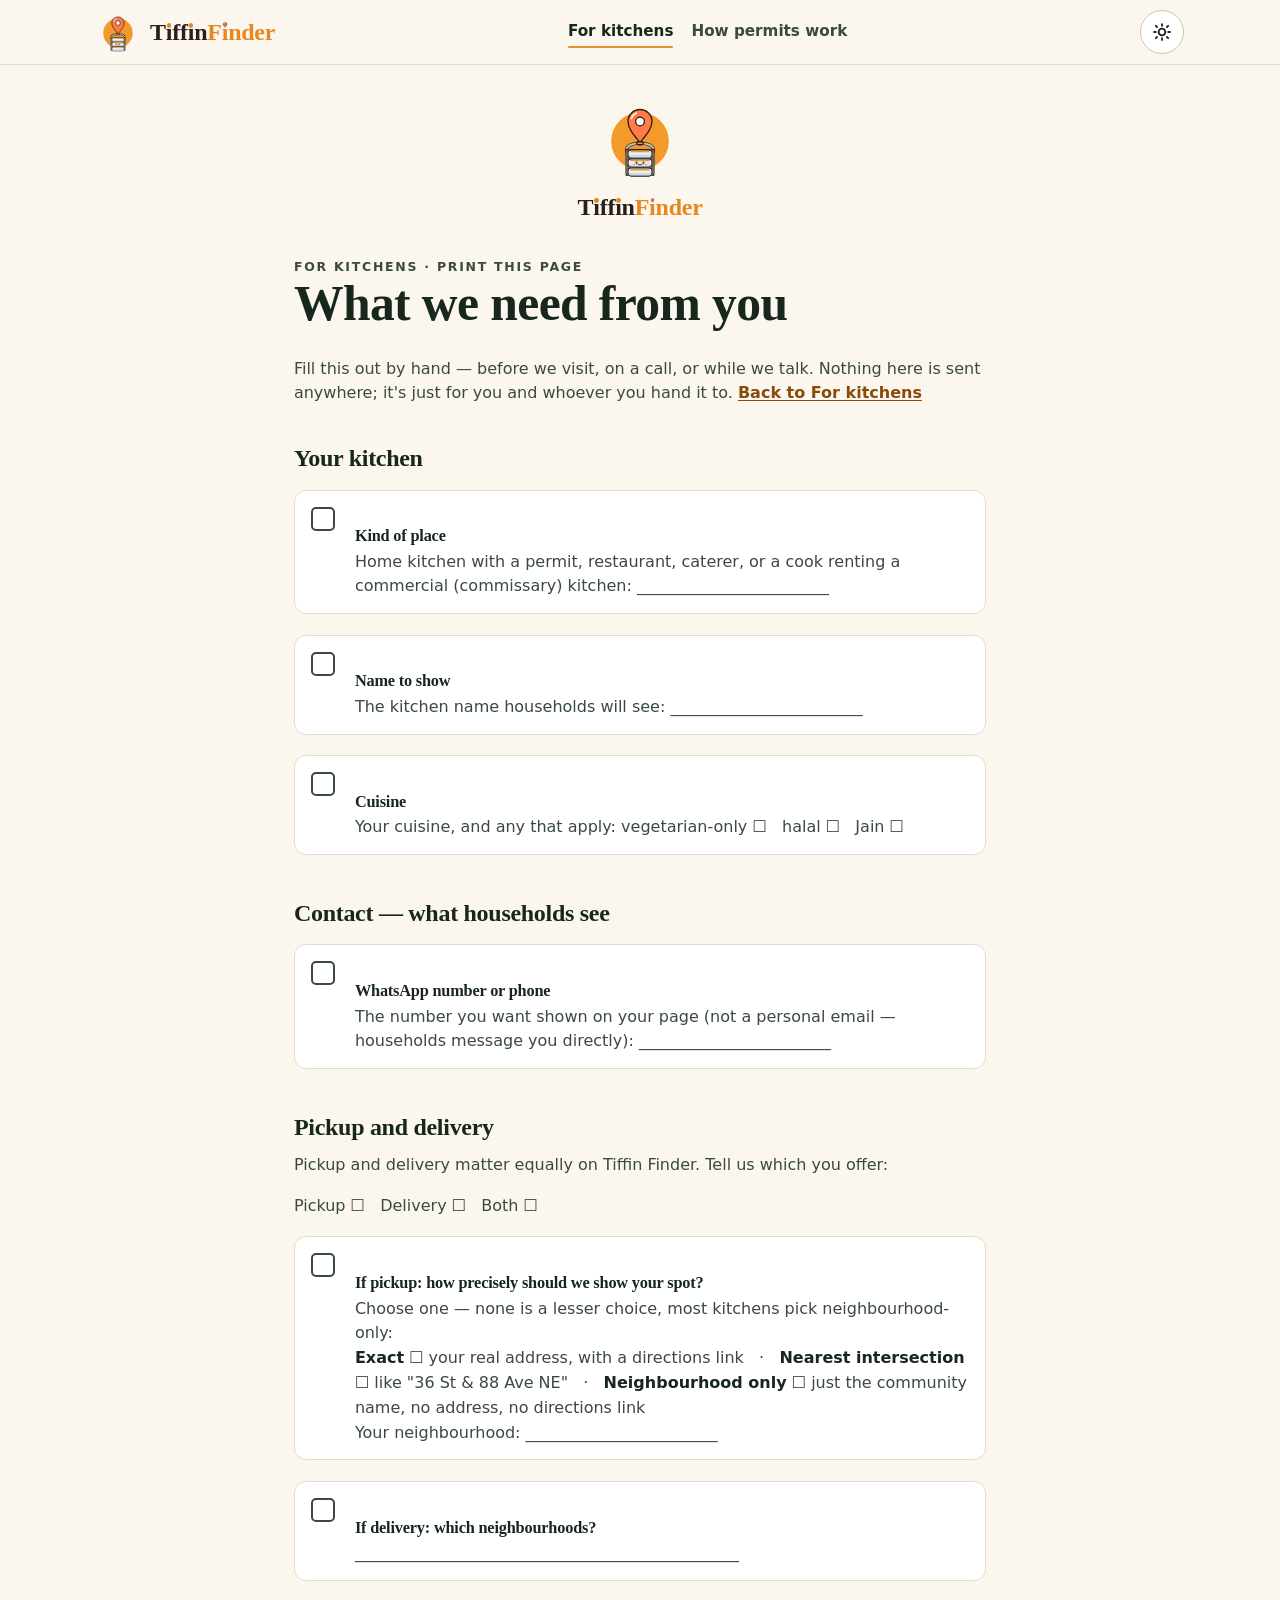
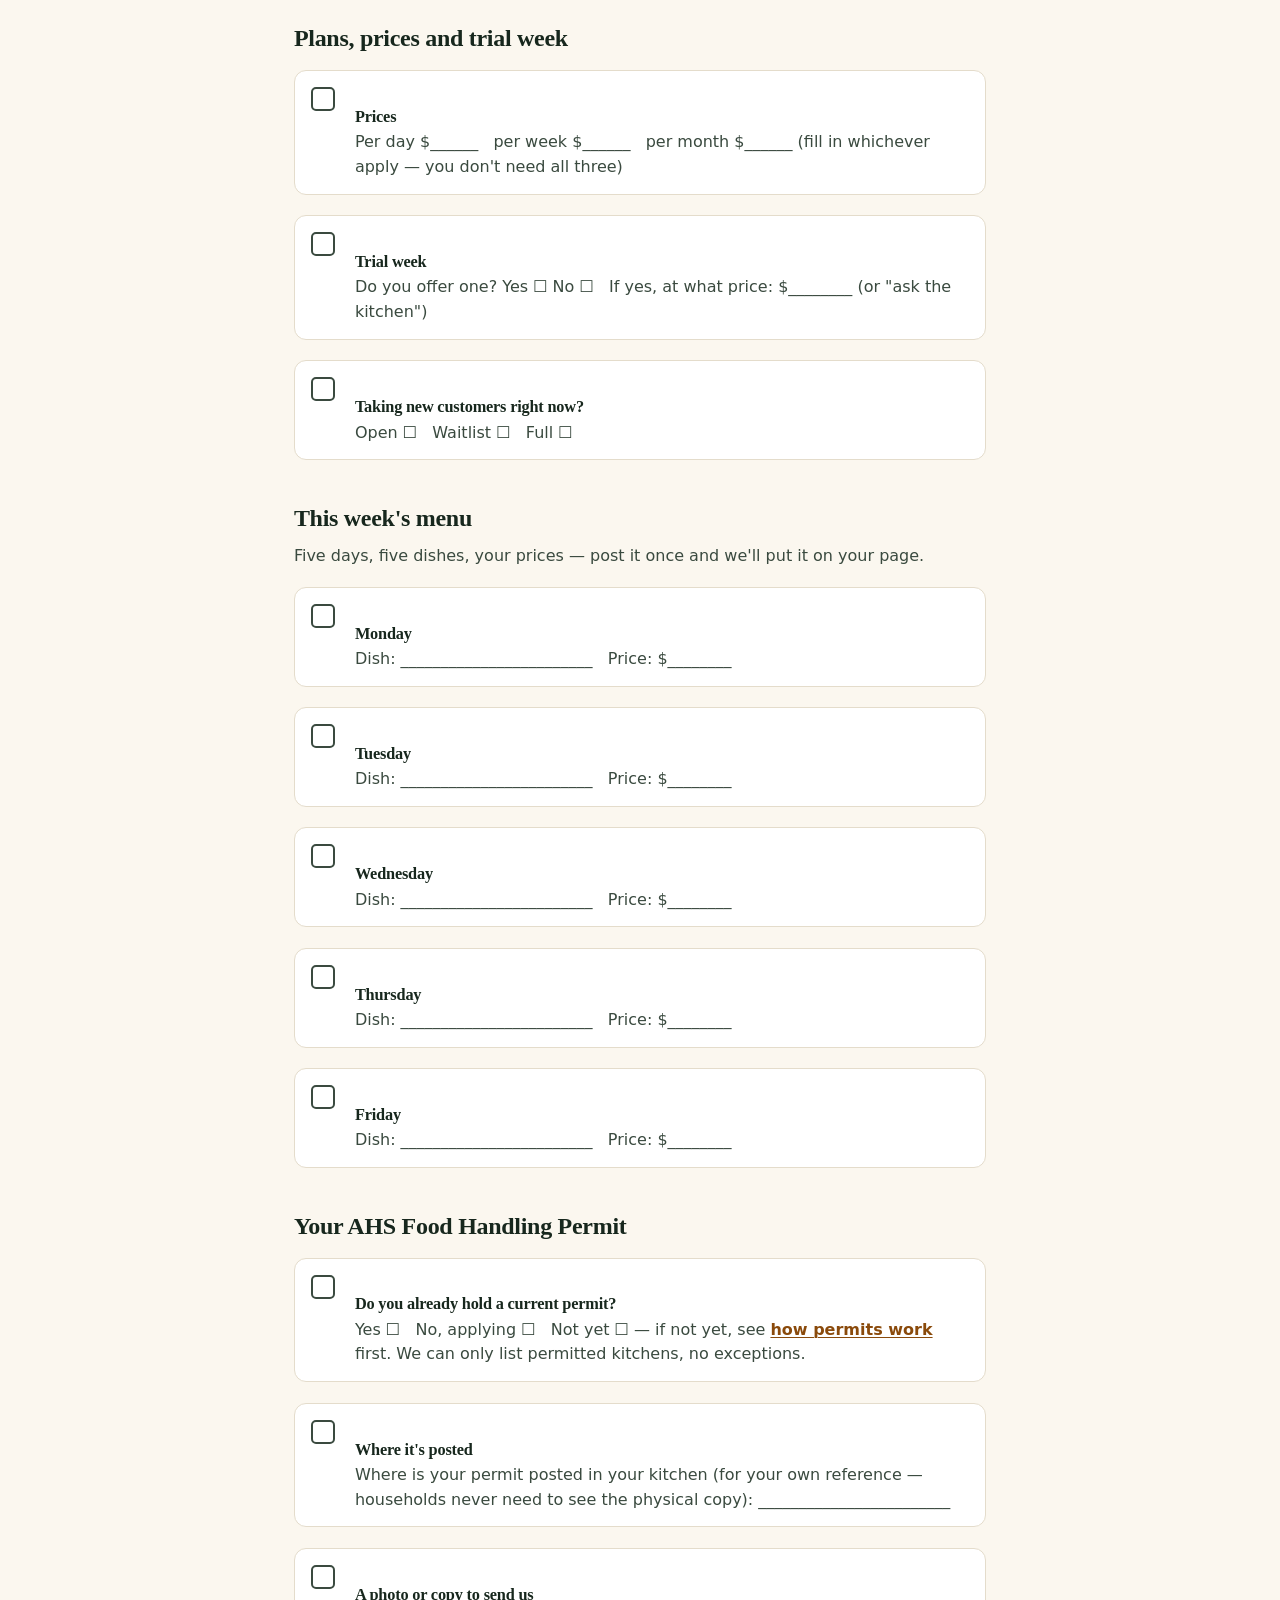
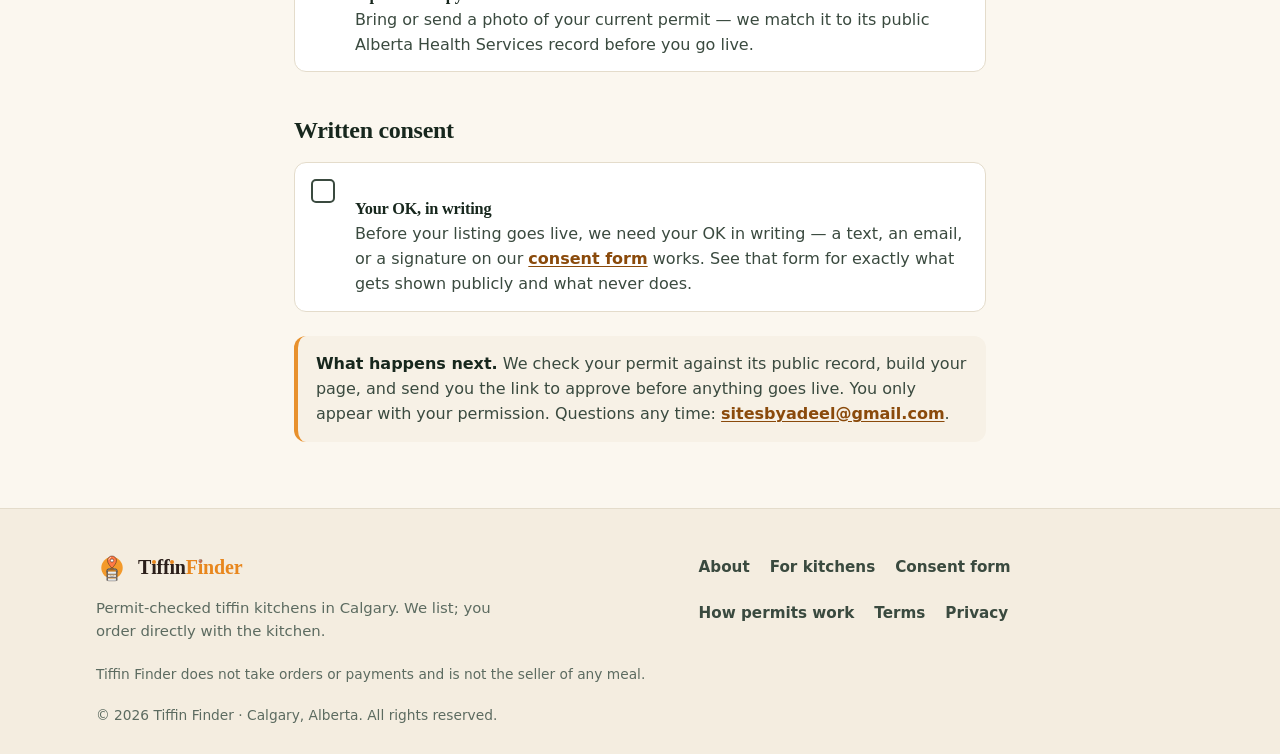
<file: kitchens-checklist.html>
<!doctype html>
<html lang="en-CA">
<head>
  <meta charset="utf-8">
  <meta http-equiv="Content-Security-Policy" content="default-src 'self'; script-src 'self'; style-src 'self' https://fonts.googleapis.com; font-src https://fonts.gstatic.com; img-src 'self' data:; connect-src 'self'; manifest-src 'self'; worker-src 'self'; base-uri 'self'; form-action 'self'; object-src 'none'; upgrade-insecure-requests">
  <meta name="referrer" content="strict-origin-when-cross-origin">
  <meta name="viewport" content="width=device-width, initial-scale=1, viewport-fit=cover">
  <title>What we need from you — Tiffin Finder</title>
  <meta name="description" content="A printable one-pager for kitchen owners: everything Tiffin Finder needs to check your permit and put your listing together.">
  <link rel="canonical" href="https://tiffinfinder.ca/kitchens-checklist.html">
  <meta property="og:type" content="website">
  <meta property="og:site_name" content="Tiffin Finder">
  <meta property="og:locale" content="en_CA">
  <meta property="og:title" content="What we need from you — Tiffin Finder">
  <meta property="og:description" content="A printable one-pager for kitchen owners: everything Tiffin Finder needs to check your permit and put your listing together.">
  <meta property="og:url" content="https://tiffinfinder.ca/kitchens-checklist.html">
  <meta property="og:image" content="https://tiffinfinder.ca/og-image.png">
  <meta property="og:image:type" content="image/png">
  <meta property="og:image:width" content="1200">
  <meta property="og:image:height" content="630">
  <meta property="og:image:alt" content="Tiffin Finder — Find a permit-checked tiffin kitchen in Calgary, with a stacked saffron tiffin on leaf green">
  <meta name="twitter:card" content="summary_large_image">
  <meta name="twitter:title" content="What we need from you — Tiffin Finder">
  <meta name="twitter:description" content="A printable one-pager for kitchen owners: everything Tiffin Finder needs to check your permit and put your listing together.">
  <meta name="twitter:image" content="https://tiffinfinder.ca/og-image.png">
  <meta name="twitter:image:alt" content="Tiffin Finder — Find a permit-checked tiffin kitchen in Calgary, with a stacked saffron tiffin on leaf green">
  <meta name="theme-color" media="(prefers-color-scheme: light)" content="#1f5c3a">
  <meta name="theme-color" media="(prefers-color-scheme: dark)" content="#101a14">
  <meta name="color-scheme" content="light dark">
  <meta name="mobile-web-app-capable" content="yes">
  <meta name="apple-mobile-web-app-capable" content="yes">
  <meta name="apple-mobile-web-app-title" content="Tiffin Finder">
  <link rel="manifest" href="./manifest.webmanifest">
  <link rel="icon" href="./icons/favicon.svg" type="image/svg+xml">
  <link rel="icon" href="./icons/icon-192.png" type="image/png" sizes="192x192">
  <link rel="apple-touch-icon" href="./icons/apple-touch-icon.png">
  <link rel="preconnect" href="https://fonts.googleapis.com">
  <link rel="preconnect" href="https://fonts.gstatic.com" crossorigin>
  <link rel="stylesheet" href="https://fonts.googleapis.com/css2?family=Fraunces:opsz,wght@9..144,500..700&family=Manrope:wght@400..800&family=Baloo+2:wght@800&display=swap">
  <script src="./early.js?v=tf-v1.50.0"></script>
  <link rel="stylesheet" href="./styles.css?v=tf-v1.50.0">
  <script src="./app.js?v=tf-v1.50.0" defer></script>
</head>
<body data-page="kitchens-checklist">
  <a class="skip-link" href="#main">Skip to content</a>

  <header class="site-header no-print">
    <div class="wrap header-inner">
      <a class="brand" href="./" aria-label="Tiffin Finder home">
        <svg class="logo" viewBox="0 0 400 400" aria-hidden="true" focusable="false"><circle cx="200" cy="210" r="134" fill="#f39a2b"/>
<g transform="translate(0 118.7)"><path d="M200 98.0C174.8 67.2 144 34.7 144 0a56 56 0 0 1 112 0c0 34.7-30.8 67.2-56 98.0Z" fill="#ff7a45" stroke="#2b1f1a" stroke-width="6" stroke-linejoin="round"/><circle cx="200" cy="0" r="20.2" fill="#fff" stroke="#2b1f1a" stroke-width="6"/><path d="M159.7 -14.0a44.8 44.8 0 0 1 23.5-25.8" fill="none" stroke="#fff" stroke-width="7" stroke-linecap="round"/></g>
<path d="M139.0 258V248C139.0 210.1 261.0 210.1 261.0 248V258" fill="none" stroke="#2b1f1a" stroke-width="15" stroke-linecap="round"/>
<path d="M139.0 258V248C139.0 210.1 261.0 210.1 261.0 248V258" fill="none" stroke="#b9c1c7" stroke-width="9" stroke-linecap="round"/>
<rect x="185" y="212.7" width="30" height="14" rx="7" fill="#f39a2b" stroke="#2b1f1a" stroke-width="6"/>
<rect x="142.0" y="250.0" width="116" height="38" rx="17.5" fill="#e9eef1" stroke="#2b1f1a" stroke-width="6"/>
<path d="M147.0 273.6H253.0V272.3a14.0 14.0 0 0 1-14.0 14.0H161.0a14.0 14.0 0 0 1-14.0-14.0Z" fill="#d3dade"/>
<rect x="154.6" y="255.5" width="90.8" height="6.5" rx="3.2" fill="#f39a2b"/>
<path d="M155.0 269.0h12" stroke="#fff" stroke-width="4" stroke-linecap="round"/>
<rect x="142.0" y="292.0" width="116" height="38" rx="17.5" fill="#e9eef1" stroke="#2b1f1a" stroke-width="6"/>
<path d="M147.0 315.6H253.0V314.3a14.0 14.0 0 0 1-14.0 14.0H161.0a14.0 14.0 0 0 1-14.0-14.0Z" fill="#d3dade"/>
<rect x="154.6" y="297.5" width="90.8" height="6.5" rx="3.2" fill="#f39a2b"/>
<path d="M155.0 311.0h12" stroke="#fff" stroke-width="4" stroke-linecap="round"/>
<rect x="142.0" y="334.0" width="116" height="38" rx="17.5" fill="#e9eef1" stroke="#2b1f1a" stroke-width="6"/>
<path d="M147.0 357.6H253.0V356.3a14.0 14.0 0 0 1-14.0 14.0H161.0a14.0 14.0 0 0 1-14.0-14.0Z" fill="#d3dade"/>
<rect x="154.6" y="339.5" width="90.8" height="6.5" rx="3.2" fill="#f39a2b"/>
<path d="M155.0 353.0h12" stroke="#fff" stroke-width="4" stroke-linecap="round"/>
<rect x="135.0" y="247" width="9" height="123" rx="4.5" fill="#b9c1c7" stroke="#2b1f1a" stroke-width="5"/>
<rect x="256.0" y="247" width="9" height="123" rx="4.5" fill="#b9c1c7" stroke="#2b1f1a" stroke-width="5"/>
<ellipse cx="184" cy="311.0" rx="4.4" ry="5.8" fill="#2b1f1a"/><ellipse cx="216" cy="311.0" rx="4.4" ry="5.8" fill="#2b1f1a"/>
<circle cx="185.4" cy="309.0" r="1.6" fill="#fff"/><circle cx="217.4" cy="309.0" r="1.6" fill="#fff"/>
<path d="M192.5 318.0q7.5 6.5 15 0" fill="none" stroke="#2b1f1a" stroke-width="3.8" stroke-linecap="round"/>
<ellipse cx="172" cy="318.0" rx="5" ry="3" fill="#f7a9a0"/><ellipse cx="228" cy="318.0" rx="5" ry="3" fill="#f7a9a0"/></svg>
        <span class="wordmark" aria-hidden="true"><span class="wm-a">T<span class="wm-i">ı</span>ff<span class="wm-i">ı</span>n</span><span class="wm-b">F<span class="wm-i wm-pin">ı</span>nder</span></span><span class="visually-hidden">Tiffin Finder</span>
      </a>
      <nav class="site-nav" aria-label="Primary">
        <a href="./kitchens.html" aria-current="page">For kitchens</a>
        <a href="./permitted.html">How permits work</a>
      </nav>
      <div class="header-actions">
        <button type="button" class="icon-btn theme-toggle" id="theme-toggle" aria-label="Switch to dark theme">
          <svg class="icon-sun" viewBox="0 0 24 24" fill="none" stroke="currentColor" stroke-width="2.2" stroke-linecap="round" aria-hidden="true" focusable="false"><circle cx="12" cy="12" r="4"/><path d="M12 2.5v2M12 19.5v2M4.6 4.6l1.4 1.4M18 18l1.4 1.4M2.5 12h2M19.5 12h2M4.6 19.4L6 18M18 6l1.4-1.4"/></svg>
          <svg class="icon-moon" viewBox="0 0 24 24" fill="none" stroke="currentColor" stroke-width="2.2" stroke-linecap="round" stroke-linejoin="round" aria-hidden="true" focusable="false"><path d="M20 14.5A8.5 8.5 0 0 1 9.5 4a8.5 8.5 0 1 0 10.5 10.5z"/></svg>
        </button>
        <button type="button" class="icon-btn menu-btn" id="menu-btn" aria-label="Menu" aria-expanded="false" aria-controls="nav-sheet">
          <svg viewBox="0 0 24 24" fill="none" stroke="currentColor" stroke-width="2.2" stroke-linecap="round" aria-hidden="true" focusable="false"><path d="M4 7h16M4 12h16M4 17h11"/></svg>
        </button>
      </div>
    </div>
  </header>

  <main id="main">
    <div class="wrap print-page">
      <div class="checklist-brand">
        <div class="dabba-tile large mascot-tile" aria-hidden="true">
          <svg class="dabba mascot-glyph" viewBox="0 0 400 400" focusable="false"><circle cx="200" cy="210" r="134" fill="#f39a2b"/>
<g transform="translate(0 118.7)"><path d="M200 98.0C174.8 67.2 144 34.7 144 0a56 56 0 0 1 112 0c0 34.7-30.8 67.2-56 98.0Z" fill="#ff7a45" stroke="#2b1f1a" stroke-width="6" stroke-linejoin="round"/><circle cx="200" cy="0" r="20.2" fill="#fff" stroke="#2b1f1a" stroke-width="6"/><path d="M159.7 -14.0a44.8 44.8 0 0 1 23.5-25.8" fill="none" stroke="#fff" stroke-width="7" stroke-linecap="round"/></g>
<path d="M139.0 258V248C139.0 210.1 261.0 210.1 261.0 248V258" fill="none" stroke="#2b1f1a" stroke-width="15" stroke-linecap="round"/>
<path d="M139.0 258V248C139.0 210.1 261.0 210.1 261.0 248V258" fill="none" stroke="#b9c1c7" stroke-width="9" stroke-linecap="round"/>
<rect x="185" y="212.7" width="30" height="14" rx="7" fill="#f39a2b" stroke="#2b1f1a" stroke-width="6"/>
<rect x="142.0" y="250.0" width="116" height="38" rx="17.5" fill="#e9eef1" stroke="#2b1f1a" stroke-width="6"/>
<path d="M147.0 273.6H253.0V272.3a14.0 14.0 0 0 1-14.0 14.0H161.0a14.0 14.0 0 0 1-14.0-14.0Z" fill="#d3dade"/>
<rect x="154.6" y="255.5" width="90.8" height="6.5" rx="3.2" fill="#f39a2b"/>
<path d="M155.0 269.0h12" stroke="#fff" stroke-width="4" stroke-linecap="round"/>
<rect x="142.0" y="292.0" width="116" height="38" rx="17.5" fill="#e9eef1" stroke="#2b1f1a" stroke-width="6"/>
<path d="M147.0 315.6H253.0V314.3a14.0 14.0 0 0 1-14.0 14.0H161.0a14.0 14.0 0 0 1-14.0-14.0Z" fill="#d3dade"/>
<rect x="154.6" y="297.5" width="90.8" height="6.5" rx="3.2" fill="#f39a2b"/>
<path d="M155.0 311.0h12" stroke="#fff" stroke-width="4" stroke-linecap="round"/>
<rect x="142.0" y="334.0" width="116" height="38" rx="17.5" fill="#e9eef1" stroke="#2b1f1a" stroke-width="6"/>
<path d="M147.0 357.6H253.0V356.3a14.0 14.0 0 0 1-14.0 14.0H161.0a14.0 14.0 0 0 1-14.0-14.0Z" fill="#d3dade"/>
<rect x="154.6" y="339.5" width="90.8" height="6.5" rx="3.2" fill="#f39a2b"/>
<path d="M155.0 353.0h12" stroke="#fff" stroke-width="4" stroke-linecap="round"/>
<rect x="135.0" y="247" width="9" height="123" rx="4.5" fill="#b9c1c7" stroke="#2b1f1a" stroke-width="5"/>
<rect x="256.0" y="247" width="9" height="123" rx="4.5" fill="#b9c1c7" stroke="#2b1f1a" stroke-width="5"/>
<ellipse cx="184" cy="311.0" rx="4.4" ry="5.8" fill="#2b1f1a"/><ellipse cx="216" cy="311.0" rx="4.4" ry="5.8" fill="#2b1f1a"/>
<circle cx="185.4" cy="309.0" r="1.6" fill="#fff"/><circle cx="217.4" cy="309.0" r="1.6" fill="#fff"/>
<path d="M192.5 318.0q7.5 6.5 15 0" fill="none" stroke="#2b1f1a" stroke-width="3.8" stroke-linecap="round"/>
<ellipse cx="172" cy="318.0" rx="5" ry="3" fill="#f7a9a0"/><ellipse cx="228" cy="318.0" rx="5" ry="3" fill="#f7a9a0"/></svg>
        </div>
        <p class="wordmark checklist-wordmark" aria-hidden="true"><span class="wm-a">T<span class="wm-i">ı</span>ff<span class="wm-i">ı</span>n</span><span class="wm-b">F<span class="wm-i wm-pin">ı</span>nder</span></p>
      </div>

      <article class="prose">
        <p class="eyebrow">For kitchens · Print this page</p>
        <h1>What we need from you</h1>
        <p class="lede">Fill this out by hand — before we visit, on a call, or while we talk. Nothing here is sent anywhere; it's just for you and whoever you hand it to. <a href="./kitchens.html" class="no-print">Back to For kitchens</a></p>

        <h2>Your kitchen</h2>
        <ul class="check-list">
          <li><span class="check-box" aria-hidden="true"></span>
            <div><h3>Kind of place</h3><p>Home kitchen with a permit, restaurant, caterer, or a cook renting a commercial (commissary) kitchen: ________________________</p></div>
          </li>
          <li><span class="check-box" aria-hidden="true"></span>
            <div><h3>Name to show</h3><p>The kitchen name households will see: ________________________</p></div>
          </li>
          <li><span class="check-box" aria-hidden="true"></span>
            <div><h3>Cuisine</h3><p>Your cuisine, and any that apply: vegetarian-only ☐ &nbsp; halal ☐ &nbsp; Jain ☐</p></div>
          </li>
        </ul>

        <h2>Contact — what households see</h2>
        <ul class="check-list">
          <li><span class="check-box" aria-hidden="true"></span>
            <div><h3>WhatsApp number or phone</h3><p>The number you want shown on your page (not a personal email — households message you directly): ________________________</p></div>
          </li>
        </ul>

        <h2>Pickup and delivery</h2>
        <p>Pickup and delivery matter equally on Tiffin Finder. Tell us which you offer:</p>
        <p>Pickup ☐ &nbsp; Delivery ☐ &nbsp; Both ☐</p>
        <ul class="check-list">
          <li><span class="check-box" aria-hidden="true"></span>
            <div><h3>If pickup: how precisely should we show your spot?</h3><p>Choose one — none is a lesser choice, most kitchens pick neighbourhood-only:</p>
              <p><strong>Exact</strong> ☐ your real address, with a directions link &nbsp; · &nbsp; <strong>Nearest intersection</strong> ☐ like "36 St &amp; 88 Ave NE" &nbsp; · &nbsp; <strong>Neighbourhood only</strong> ☐ just the community name, no address, no directions link</p>
              <p>Your neighbourhood: ________________________</p>
            </div>
          </li>
          <li><span class="check-box" aria-hidden="true"></span>
            <div><h3>If delivery: which neighbourhoods?</h3><p>________________________________________________</p></div>
          </li>
        </ul>

        <h2>Plans, prices and trial week</h2>
        <ul class="check-list">
          <li><span class="check-box" aria-hidden="true"></span>
            <div><h3>Prices</h3><p>Per day $______ &nbsp; per week $______ &nbsp; per month $______ (fill in whichever apply — you don't need all three)</p></div>
          </li>
          <li><span class="check-box" aria-hidden="true"></span>
            <div><h3>Trial week</h3><p>Do you offer one? Yes ☐ No ☐ &nbsp; If yes, at what price: $________ (or "ask the kitchen")</p></div>
          </li>
          <li><span class="check-box" aria-hidden="true"></span>
            <div><h3>Taking new customers right now?</h3><p>Open ☐ &nbsp; Waitlist ☐ &nbsp; Full ☐</p></div>
          </li>
        </ul>

        <h2>This week's menu</h2>
        <p>Five days, five dishes, your prices — post it once and we'll put it on your page.</p>
        <ul class="check-list">
          <li><span class="check-box" aria-hidden="true"></span><div><h3>Monday</h3><p>Dish: ________________________ &nbsp; Price: $________</p></div></li>
          <li><span class="check-box" aria-hidden="true"></span><div><h3>Tuesday</h3><p>Dish: ________________________ &nbsp; Price: $________</p></div></li>
          <li><span class="check-box" aria-hidden="true"></span><div><h3>Wednesday</h3><p>Dish: ________________________ &nbsp; Price: $________</p></div></li>
          <li><span class="check-box" aria-hidden="true"></span><div><h3>Thursday</h3><p>Dish: ________________________ &nbsp; Price: $________</p></div></li>
          <li><span class="check-box" aria-hidden="true"></span><div><h3>Friday</h3><p>Dish: ________________________ &nbsp; Price: $________</p></div></li>
        </ul>

        <h2>Your AHS Food Handling Permit</h2>
        <ul class="check-list">
          <li><span class="check-box" aria-hidden="true"></span>
            <div><h3>Do you already hold a current permit?</h3><p>Yes ☐ &nbsp; No, applying ☐ &nbsp; Not yet ☐ — if not yet, see <a href="./permitted.html">how permits work</a> first. We can only list permitted kitchens, no exceptions.</p></div>
          </li>
          <li><span class="check-box" aria-hidden="true"></span>
            <div><h3>Where it's posted</h3><p>Where is your permit posted in your kitchen (for your own reference — households never need to see the physical copy): ________________________</p></div>
          </li>
          <li><span class="check-box" aria-hidden="true"></span>
            <div><h3>A photo or copy to send us</h3><p>Bring or send a photo of your current permit — we match it to its public Alberta Health Services record before you go live.</p></div>
          </li>
        </ul>

        <h2>Written consent</h2>
        <ul class="check-list">
          <li><span class="check-box" aria-hidden="true"></span>
            <div><h3>Your OK, in writing</h3><p>Before your listing goes live, we need your OK in writing — a text, an email, or a signature on our <a href="./kitchens-consent.html">consent form</a> works. See that form for exactly what gets shown publicly and what never does.</p></div>
          </li>
        </ul>

        <div class="callout">
          <p><strong>What happens next.</strong> We check your permit against its public record, build your page, and send you the link to approve before anything goes live. You only appear with your permission. Questions any time: <a href="./about.html#contact">sitesbyadeel@gmail.com</a>.</p>
        </div>
      </article>
    </div>
  </main>

  <footer class="site-footer no-print">
    <div class="wrap footer-inner">
      <div class="footer-brand">
        <a class="brand" href="./" aria-label="Tiffin Finder home">
          <svg class="logo" viewBox="0 0 400 400" aria-hidden="true" focusable="false"><circle cx="200" cy="210" r="134" fill="#f39a2b"/>
<g transform="translate(0 118.7)"><path d="M200 98.0C174.8 67.2 144 34.7 144 0a56 56 0 0 1 112 0c0 34.7-30.8 67.2-56 98.0Z" fill="#ff7a45" stroke="#2b1f1a" stroke-width="6" stroke-linejoin="round"/><circle cx="200" cy="0" r="20.2" fill="#fff" stroke="#2b1f1a" stroke-width="6"/><path d="M159.7 -14.0a44.8 44.8 0 0 1 23.5-25.8" fill="none" stroke="#fff" stroke-width="7" stroke-linecap="round"/></g>
<path d="M139.0 258V248C139.0 210.1 261.0 210.1 261.0 248V258" fill="none" stroke="#2b1f1a" stroke-width="15" stroke-linecap="round"/>
<path d="M139.0 258V248C139.0 210.1 261.0 210.1 261.0 248V258" fill="none" stroke="#b9c1c7" stroke-width="9" stroke-linecap="round"/>
<rect x="185" y="212.7" width="30" height="14" rx="7" fill="#f39a2b" stroke="#2b1f1a" stroke-width="6"/>
<rect x="142.0" y="250.0" width="116" height="38" rx="17.5" fill="#e9eef1" stroke="#2b1f1a" stroke-width="6"/>
<path d="M147.0 273.6H253.0V272.3a14.0 14.0 0 0 1-14.0 14.0H161.0a14.0 14.0 0 0 1-14.0-14.0Z" fill="#d3dade"/>
<rect x="154.6" y="255.5" width="90.8" height="6.5" rx="3.2" fill="#f39a2b"/>
<path d="M155.0 269.0h12" stroke="#fff" stroke-width="4" stroke-linecap="round"/>
<rect x="142.0" y="292.0" width="116" height="38" rx="17.5" fill="#e9eef1" stroke="#2b1f1a" stroke-width="6"/>
<path d="M147.0 315.6H253.0V314.3a14.0 14.0 0 0 1-14.0 14.0H161.0a14.0 14.0 0 0 1-14.0-14.0Z" fill="#d3dade"/>
<rect x="154.6" y="297.5" width="90.8" height="6.5" rx="3.2" fill="#f39a2b"/>
<path d="M155.0 311.0h12" stroke="#fff" stroke-width="4" stroke-linecap="round"/>
<rect x="142.0" y="334.0" width="116" height="38" rx="17.5" fill="#e9eef1" stroke="#2b1f1a" stroke-width="6"/>
<path d="M147.0 357.6H253.0V356.3a14.0 14.0 0 0 1-14.0 14.0H161.0a14.0 14.0 0 0 1-14.0-14.0Z" fill="#d3dade"/>
<rect x="154.6" y="339.5" width="90.8" height="6.5" rx="3.2" fill="#f39a2b"/>
<path d="M155.0 353.0h12" stroke="#fff" stroke-width="4" stroke-linecap="round"/>
<rect x="135.0" y="247" width="9" height="123" rx="4.5" fill="#b9c1c7" stroke="#2b1f1a" stroke-width="5"/>
<rect x="256.0" y="247" width="9" height="123" rx="4.5" fill="#b9c1c7" stroke="#2b1f1a" stroke-width="5"/>
<ellipse cx="184" cy="311.0" rx="4.4" ry="5.8" fill="#2b1f1a"/><ellipse cx="216" cy="311.0" rx="4.4" ry="5.8" fill="#2b1f1a"/>
<circle cx="185.4" cy="309.0" r="1.6" fill="#fff"/><circle cx="217.4" cy="309.0" r="1.6" fill="#fff"/>
<path d="M192.5 318.0q7.5 6.5 15 0" fill="none" stroke="#2b1f1a" stroke-width="3.8" stroke-linecap="round"/>
<ellipse cx="172" cy="318.0" rx="5" ry="3" fill="#f7a9a0"/><ellipse cx="228" cy="318.0" rx="5" ry="3" fill="#f7a9a0"/></svg>
          <span class="wordmark" aria-hidden="true"><span class="wm-a">T<span class="wm-i">ı</span>ff<span class="wm-i">ı</span>n</span><span class="wm-b">F<span class="wm-i wm-pin">ı</span>nder</span></span><span class="visually-hidden">Tiffin Finder</span>
        </a>
        <p>Permit-checked tiffin kitchens in Calgary. We list; you order directly with the kitchen.</p>
      </div>
      <nav class="footer-nav" aria-label="Footer">
        <ul>
          <li><a href="./about.html">About</a></li>
          <li><a href="./kitchens.html">For kitchens</a></li>
          <li><a href="./kitchens-consent.html">Consent form</a></li>
          <li><a href="./permitted.html">How permits work</a></li>
          <li><a href="./terms.html">Terms</a></li>
          <li><a href="./privacy.html">Privacy</a></li>
        </ul>
      </nav>
      <p class="footer-note">Tiffin Finder does not take orders or payments and is not the seller of any meal.</p>
      <p class="footer-copy">© 2026 Tiffin Finder · Calgary, Alberta. All rights reserved.</p>
    </div>
  </footer>

  <div class="sheet nav-sheet" id="nav-sheet" hidden>
    <button type="button" class="sheet-backdrop" tabindex="-1" aria-label="Close menu" data-close-nav></button>
    <div class="sheet-panel" role="dialog" aria-modal="true" aria-labelledby="nav-sheet-title">
      <div class="sheet-handle" aria-hidden="true"></div>
      <div class="nav-sheet-head">
        <h2 id="nav-sheet-title">Menu</h2>
        <button type="button" class="icon-btn" data-close-nav aria-label="Close menu"><svg viewBox="0 0 24 24" fill="none" stroke="currentColor" stroke-width="2.2" stroke-linecap="round" aria-hidden="true" focusable="false"><path d="M6 6l12 12M18 6L6 18"/></svg></button>
      </div>
      <nav aria-label="Site">
        <ul class="nav-sheet-list">
          <li><a href="./" data-nav="browse">Browse kitchens <svg class="nav-chev" viewBox="0 0 24 24" fill="none" stroke="currentColor" stroke-width="2.2" stroke-linecap="round" stroke-linejoin="round" aria-hidden="true" focusable="false"><path d="M9 6l6 6-6 6"/></svg></a></li>
          <li><a href="./kitchens.html" data-nav="kitchens" aria-current="page">For kitchens <svg class="nav-chev" viewBox="0 0 24 24" fill="none" stroke="currentColor" stroke-width="2.2" stroke-linecap="round" stroke-linejoin="round" aria-hidden="true" focusable="false"><path d="M9 6l6 6-6 6"/></svg></a></li>
          <li><a href="./permitted.html" data-nav="permitted">How permits work <svg class="nav-chev" viewBox="0 0 24 24" fill="none" stroke="currentColor" stroke-width="2.2" stroke-linecap="round" stroke-linejoin="round" aria-hidden="true" focusable="false"><path d="M9 6l6 6-6 6"/></svg></a></li>
          <li><a href="./guide.html" data-nav="guide">Tiffin 101 guide <svg class="nav-chev" viewBox="0 0 24 24" fill="none" stroke="currentColor" stroke-width="2.2" stroke-linecap="round" stroke-linejoin="round" aria-hidden="true" focusable="false"><path d="M9 6l6 6-6 6"/></svg></a></li>
          <li><a href="./about.html" data-nav="about">About <svg class="nav-chev" viewBox="0 0 24 24" fill="none" stroke="currentColor" stroke-width="2.2" stroke-linecap="round" stroke-linejoin="round" aria-hidden="true" focusable="false"><path d="M9 6l6 6-6 6"/></svg></a></li>
        </ul>
      </nav>
    </div>
  </div>

  <div class="toast" id="toast" role="status" aria-live="polite"></div>
</body>
</html>
</file>
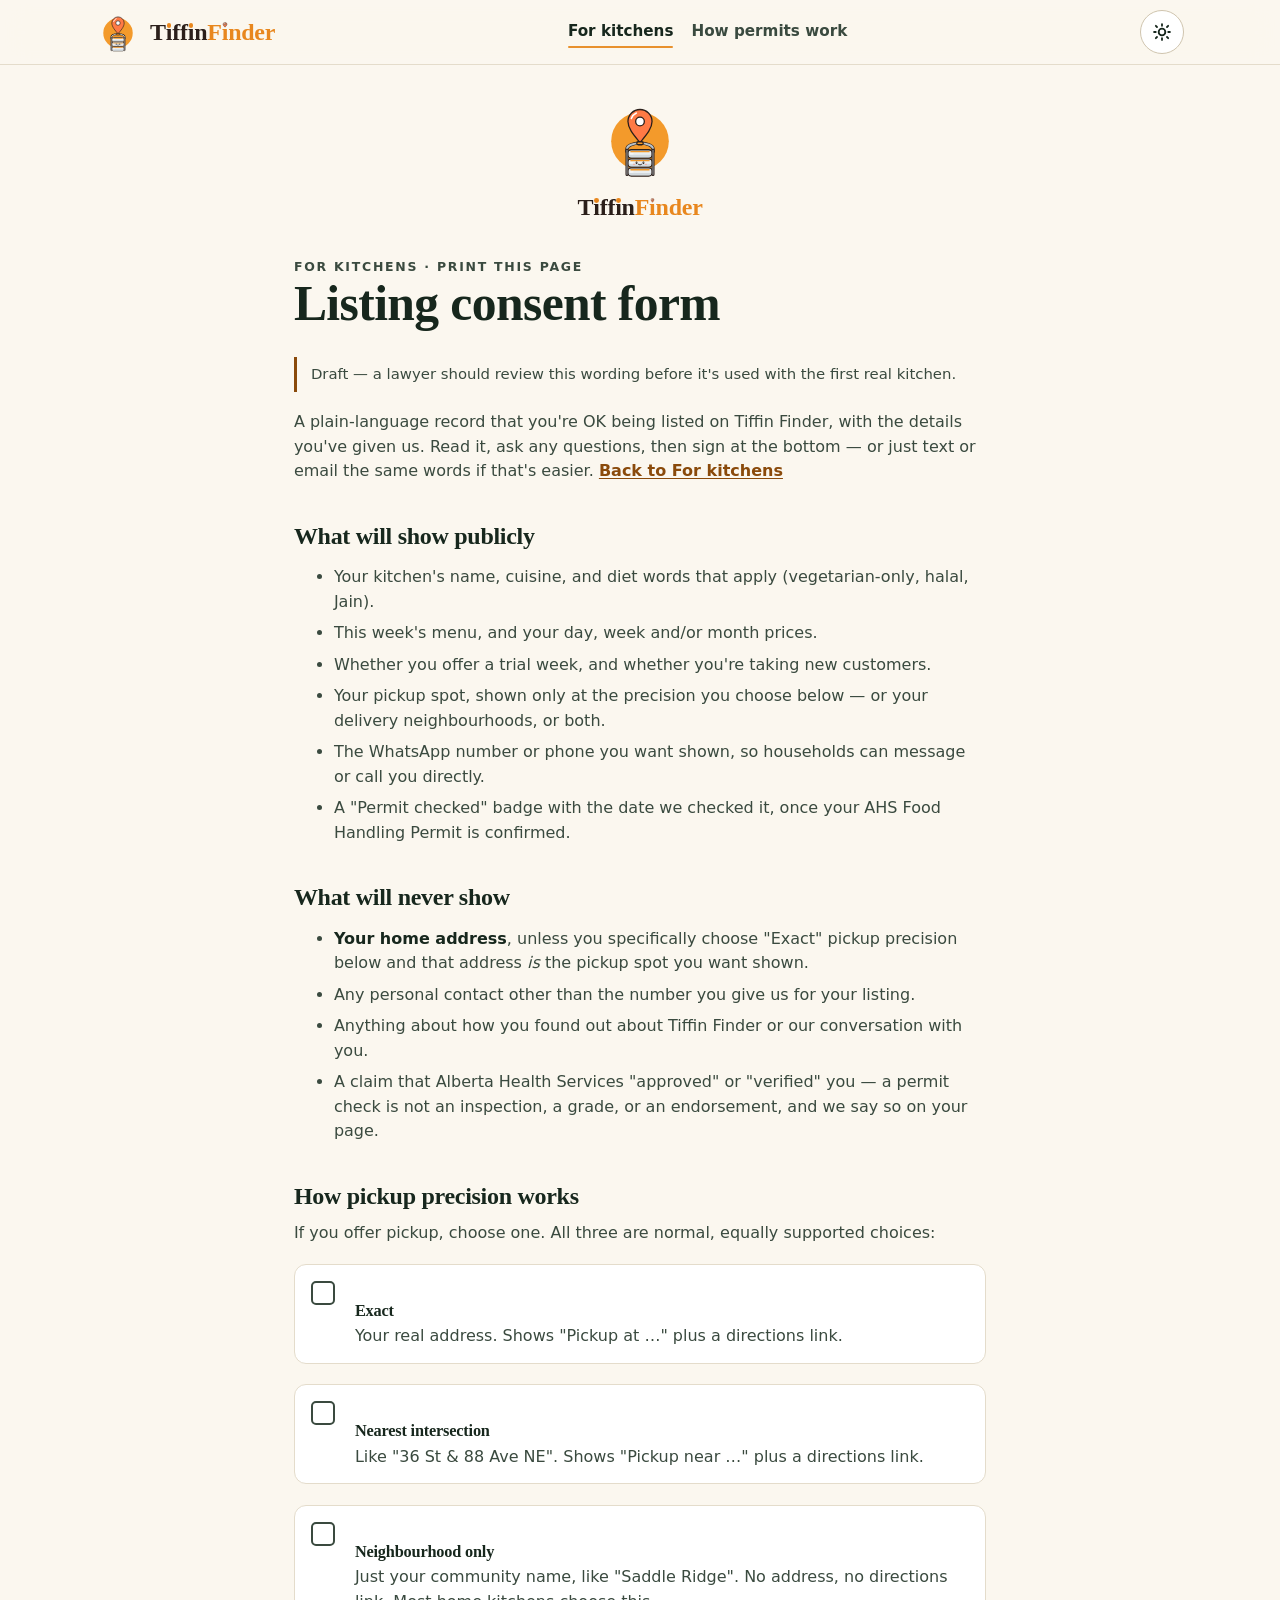
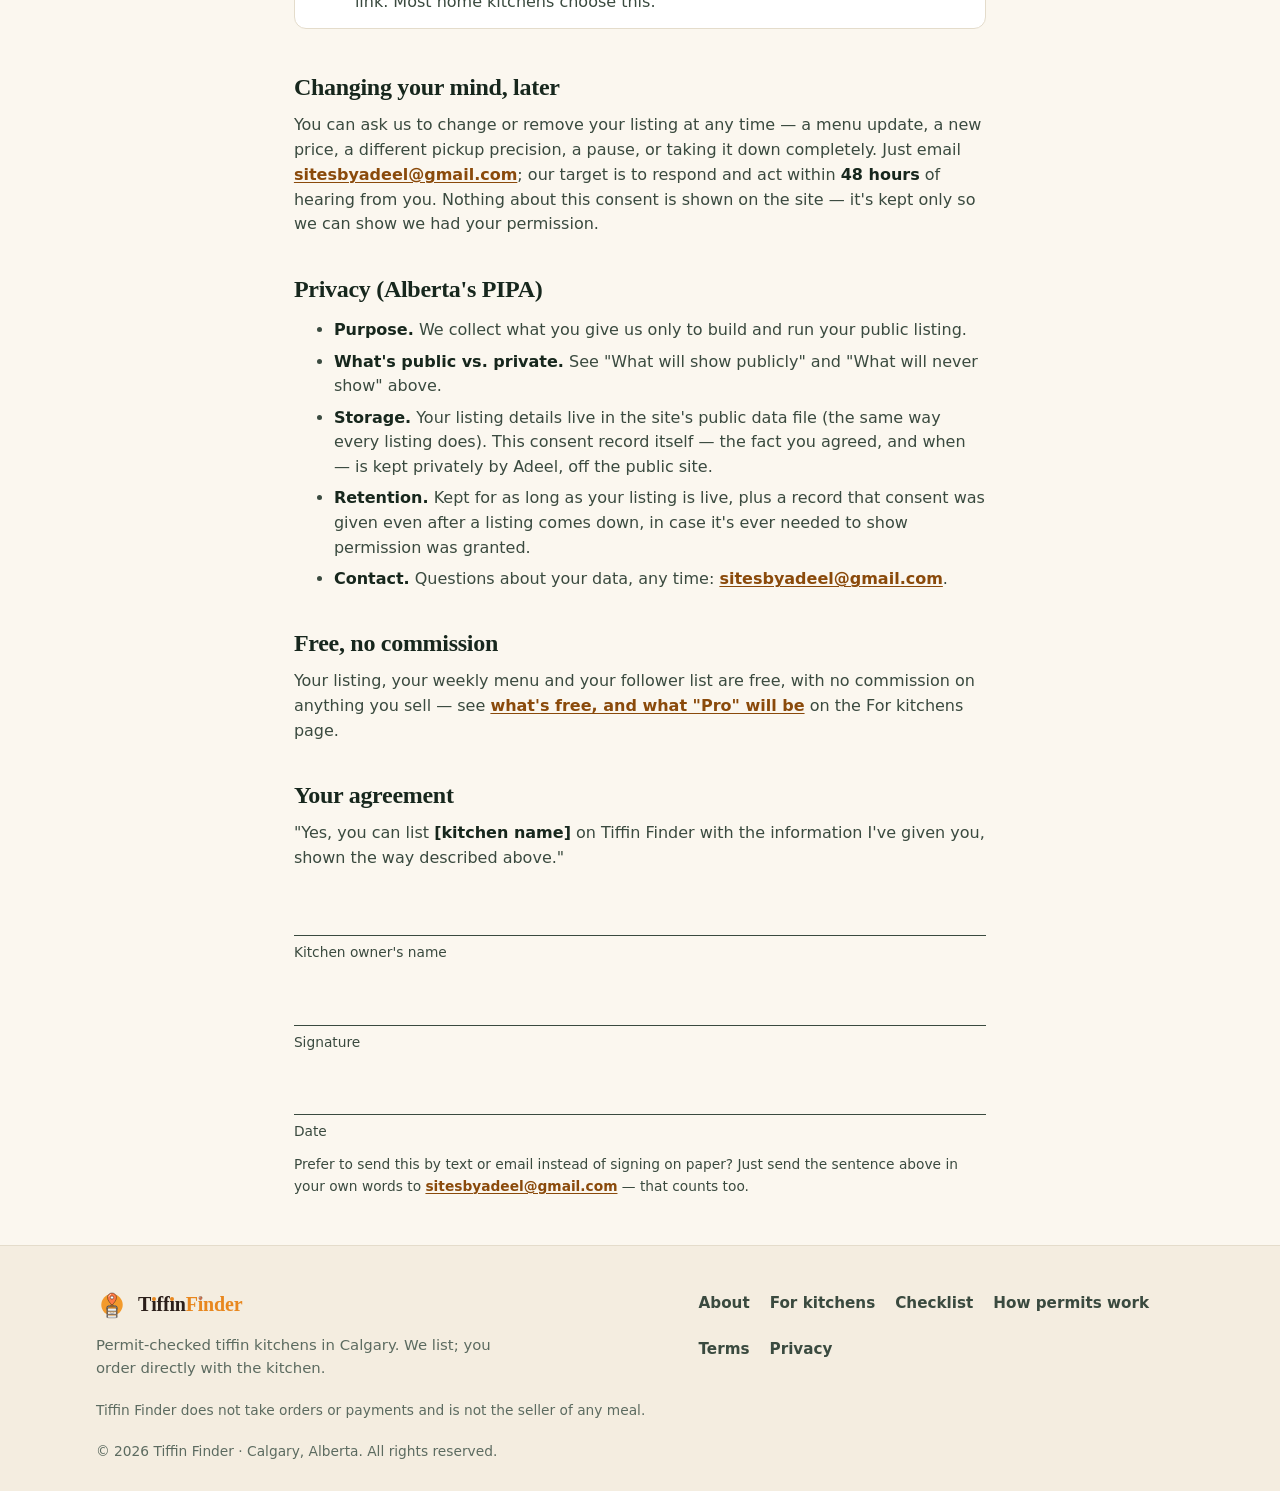
<file: kitchens-consent.html>
<!doctype html>
<html lang="en-CA">
<head>
  <meta charset="utf-8">
  <meta http-equiv="Content-Security-Policy" content="default-src 'self'; script-src 'self'; style-src 'self' https://fonts.googleapis.com; font-src https://fonts.gstatic.com; img-src 'self' data:; connect-src 'self'; manifest-src 'self'; worker-src 'self'; base-uri 'self'; form-action 'self'; object-src 'none'; upgrade-insecure-requests">
  <meta name="referrer" content="strict-origin-when-cross-origin">
  <meta name="viewport" content="width=device-width, initial-scale=1, viewport-fit=cover">
  <title>Listing consent form — Tiffin Finder</title>
  <meta name="description" content="A plain-language, printable consent form for kitchen owners: what Tiffin Finder shows publicly, what it never shows, and how to change or remove a listing.">
  <link rel="canonical" href="https://tiffinfinder.ca/kitchens-consent.html">
  <meta property="og:type" content="website">
  <meta property="og:site_name" content="Tiffin Finder">
  <meta property="og:locale" content="en_CA">
  <meta property="og:title" content="Listing consent form — Tiffin Finder">
  <meta property="og:description" content="A plain-language, printable consent form for kitchen owners: what Tiffin Finder shows publicly, what it never shows, and how to change or remove a listing.">
  <meta property="og:url" content="https://tiffinfinder.ca/kitchens-consent.html">
  <meta property="og:image" content="https://tiffinfinder.ca/og-image.png">
  <meta property="og:image:type" content="image/png">
  <meta property="og:image:width" content="1200">
  <meta property="og:image:height" content="630">
  <meta property="og:image:alt" content="Tiffin Finder — Find a permit-checked tiffin kitchen in Calgary, with a stacked saffron tiffin on leaf green">
  <meta name="twitter:card" content="summary_large_image">
  <meta name="twitter:title" content="Listing consent form — Tiffin Finder">
  <meta name="twitter:description" content="A plain-language, printable consent form for kitchen owners: what Tiffin Finder shows publicly, what it never shows, and how to change or remove a listing.">
  <meta name="twitter:image" content="https://tiffinfinder.ca/og-image.png">
  <meta name="twitter:image:alt" content="Tiffin Finder — Find a permit-checked tiffin kitchen in Calgary, with a stacked saffron tiffin on leaf green">
  <meta name="theme-color" media="(prefers-color-scheme: light)" content="#1f5c3a">
  <meta name="theme-color" media="(prefers-color-scheme: dark)" content="#101a14">
  <meta name="color-scheme" content="light dark">
  <meta name="mobile-web-app-capable" content="yes">
  <meta name="apple-mobile-web-app-capable" content="yes">
  <meta name="apple-mobile-web-app-title" content="Tiffin Finder">
  <link rel="manifest" href="./manifest.webmanifest">
  <link rel="icon" href="./icons/favicon.svg" type="image/svg+xml">
  <link rel="icon" href="./icons/icon-192.png" type="image/png" sizes="192x192">
  <link rel="apple-touch-icon" href="./icons/apple-touch-icon.png">
  <link rel="preconnect" href="https://fonts.googleapis.com">
  <link rel="preconnect" href="https://fonts.gstatic.com" crossorigin>
  <link rel="stylesheet" href="https://fonts.googleapis.com/css2?family=Fraunces:opsz,wght@9..144,500..700&family=Manrope:wght@400..800&family=Baloo+2:wght@800&display=swap">
  <script src="./early.js?v=tf-v1.50.0"></script>
  <link rel="stylesheet" href="./styles.css?v=tf-v1.50.0">
  <script src="./app.js?v=tf-v1.50.0" defer></script>
</head>
<body data-page="kitchens-consent">
  <a class="skip-link" href="#main">Skip to content</a>

  <header class="site-header no-print">
    <div class="wrap header-inner">
      <a class="brand" href="./" aria-label="Tiffin Finder home">
        <svg class="logo" viewBox="0 0 400 400" aria-hidden="true" focusable="false"><circle cx="200" cy="210" r="134" fill="#f39a2b"/>
<g transform="translate(0 118.7)"><path d="M200 98.0C174.8 67.2 144 34.7 144 0a56 56 0 0 1 112 0c0 34.7-30.8 67.2-56 98.0Z" fill="#ff7a45" stroke="#2b1f1a" stroke-width="6" stroke-linejoin="round"/><circle cx="200" cy="0" r="20.2" fill="#fff" stroke="#2b1f1a" stroke-width="6"/><path d="M159.7 -14.0a44.8 44.8 0 0 1 23.5-25.8" fill="none" stroke="#fff" stroke-width="7" stroke-linecap="round"/></g>
<path d="M139.0 258V248C139.0 210.1 261.0 210.1 261.0 248V258" fill="none" stroke="#2b1f1a" stroke-width="15" stroke-linecap="round"/>
<path d="M139.0 258V248C139.0 210.1 261.0 210.1 261.0 248V258" fill="none" stroke="#b9c1c7" stroke-width="9" stroke-linecap="round"/>
<rect x="185" y="212.7" width="30" height="14" rx="7" fill="#f39a2b" stroke="#2b1f1a" stroke-width="6"/>
<rect x="142.0" y="250.0" width="116" height="38" rx="17.5" fill="#e9eef1" stroke="#2b1f1a" stroke-width="6"/>
<path d="M147.0 273.6H253.0V272.3a14.0 14.0 0 0 1-14.0 14.0H161.0a14.0 14.0 0 0 1-14.0-14.0Z" fill="#d3dade"/>
<rect x="154.6" y="255.5" width="90.8" height="6.5" rx="3.2" fill="#f39a2b"/>
<path d="M155.0 269.0h12" stroke="#fff" stroke-width="4" stroke-linecap="round"/>
<rect x="142.0" y="292.0" width="116" height="38" rx="17.5" fill="#e9eef1" stroke="#2b1f1a" stroke-width="6"/>
<path d="M147.0 315.6H253.0V314.3a14.0 14.0 0 0 1-14.0 14.0H161.0a14.0 14.0 0 0 1-14.0-14.0Z" fill="#d3dade"/>
<rect x="154.6" y="297.5" width="90.8" height="6.5" rx="3.2" fill="#f39a2b"/>
<path d="M155.0 311.0h12" stroke="#fff" stroke-width="4" stroke-linecap="round"/>
<rect x="142.0" y="334.0" width="116" height="38" rx="17.5" fill="#e9eef1" stroke="#2b1f1a" stroke-width="6"/>
<path d="M147.0 357.6H253.0V356.3a14.0 14.0 0 0 1-14.0 14.0H161.0a14.0 14.0 0 0 1-14.0-14.0Z" fill="#d3dade"/>
<rect x="154.6" y="339.5" width="90.8" height="6.5" rx="3.2" fill="#f39a2b"/>
<path d="M155.0 353.0h12" stroke="#fff" stroke-width="4" stroke-linecap="round"/>
<rect x="135.0" y="247" width="9" height="123" rx="4.5" fill="#b9c1c7" stroke="#2b1f1a" stroke-width="5"/>
<rect x="256.0" y="247" width="9" height="123" rx="4.5" fill="#b9c1c7" stroke="#2b1f1a" stroke-width="5"/>
<ellipse cx="184" cy="311.0" rx="4.4" ry="5.8" fill="#2b1f1a"/><ellipse cx="216" cy="311.0" rx="4.4" ry="5.8" fill="#2b1f1a"/>
<circle cx="185.4" cy="309.0" r="1.6" fill="#fff"/><circle cx="217.4" cy="309.0" r="1.6" fill="#fff"/>
<path d="M192.5 318.0q7.5 6.5 15 0" fill="none" stroke="#2b1f1a" stroke-width="3.8" stroke-linecap="round"/>
<ellipse cx="172" cy="318.0" rx="5" ry="3" fill="#f7a9a0"/><ellipse cx="228" cy="318.0" rx="5" ry="3" fill="#f7a9a0"/></svg>
        <span class="wordmark" aria-hidden="true"><span class="wm-a">T<span class="wm-i">ı</span>ff<span class="wm-i">ı</span>n</span><span class="wm-b">F<span class="wm-i wm-pin">ı</span>nder</span></span><span class="visually-hidden">Tiffin Finder</span>
      </a>
      <nav class="site-nav" aria-label="Primary">
        <a href="./kitchens.html" aria-current="page">For kitchens</a>
        <a href="./permitted.html">How permits work</a>
      </nav>
      <div class="header-actions">
        <button type="button" class="icon-btn theme-toggle" id="theme-toggle" aria-label="Switch to dark theme">
          <svg class="icon-sun" viewBox="0 0 24 24" fill="none" stroke="currentColor" stroke-width="2.2" stroke-linecap="round" aria-hidden="true" focusable="false"><circle cx="12" cy="12" r="4"/><path d="M12 2.5v2M12 19.5v2M4.6 4.6l1.4 1.4M18 18l1.4 1.4M2.5 12h2M19.5 12h2M4.6 19.4L6 18M18 6l1.4-1.4"/></svg>
          <svg class="icon-moon" viewBox="0 0 24 24" fill="none" stroke="currentColor" stroke-width="2.2" stroke-linecap="round" stroke-linejoin="round" aria-hidden="true" focusable="false"><path d="M20 14.5A8.5 8.5 0 0 1 9.5 4a8.5 8.5 0 1 0 10.5 10.5z"/></svg>
        </button>
        <button type="button" class="icon-btn menu-btn" id="menu-btn" aria-label="Menu" aria-expanded="false" aria-controls="nav-sheet">
          <svg viewBox="0 0 24 24" fill="none" stroke="currentColor" stroke-width="2.2" stroke-linecap="round" aria-hidden="true" focusable="false"><path d="M4 7h16M4 12h16M4 17h11"/></svg>
        </button>
      </div>
    </div>
  </header>

  <main id="main">
    <div class="wrap print-page">
      <div class="checklist-brand">
        <div class="dabba-tile large mascot-tile" aria-hidden="true">
          <svg class="dabba mascot-glyph" viewBox="0 0 400 400" focusable="false"><circle cx="200" cy="210" r="134" fill="#f39a2b"/>
<g transform="translate(0 118.7)"><path d="M200 98.0C174.8 67.2 144 34.7 144 0a56 56 0 0 1 112 0c0 34.7-30.8 67.2-56 98.0Z" fill="#ff7a45" stroke="#2b1f1a" stroke-width="6" stroke-linejoin="round"/><circle cx="200" cy="0" r="20.2" fill="#fff" stroke="#2b1f1a" stroke-width="6"/><path d="M159.7 -14.0a44.8 44.8 0 0 1 23.5-25.8" fill="none" stroke="#fff" stroke-width="7" stroke-linecap="round"/></g>
<path d="M139.0 258V248C139.0 210.1 261.0 210.1 261.0 248V258" fill="none" stroke="#2b1f1a" stroke-width="15" stroke-linecap="round"/>
<path d="M139.0 258V248C139.0 210.1 261.0 210.1 261.0 248V258" fill="none" stroke="#b9c1c7" stroke-width="9" stroke-linecap="round"/>
<rect x="185" y="212.7" width="30" height="14" rx="7" fill="#f39a2b" stroke="#2b1f1a" stroke-width="6"/>
<rect x="142.0" y="250.0" width="116" height="38" rx="17.5" fill="#e9eef1" stroke="#2b1f1a" stroke-width="6"/>
<path d="M147.0 273.6H253.0V272.3a14.0 14.0 0 0 1-14.0 14.0H161.0a14.0 14.0 0 0 1-14.0-14.0Z" fill="#d3dade"/>
<rect x="154.6" y="255.5" width="90.8" height="6.5" rx="3.2" fill="#f39a2b"/>
<path d="M155.0 269.0h12" stroke="#fff" stroke-width="4" stroke-linecap="round"/>
<rect x="142.0" y="292.0" width="116" height="38" rx="17.5" fill="#e9eef1" stroke="#2b1f1a" stroke-width="6"/>
<path d="M147.0 315.6H253.0V314.3a14.0 14.0 0 0 1-14.0 14.0H161.0a14.0 14.0 0 0 1-14.0-14.0Z" fill="#d3dade"/>
<rect x="154.6" y="297.5" width="90.8" height="6.5" rx="3.2" fill="#f39a2b"/>
<path d="M155.0 311.0h12" stroke="#fff" stroke-width="4" stroke-linecap="round"/>
<rect x="142.0" y="334.0" width="116" height="38" rx="17.5" fill="#e9eef1" stroke="#2b1f1a" stroke-width="6"/>
<path d="M147.0 357.6H253.0V356.3a14.0 14.0 0 0 1-14.0 14.0H161.0a14.0 14.0 0 0 1-14.0-14.0Z" fill="#d3dade"/>
<rect x="154.6" y="339.5" width="90.8" height="6.5" rx="3.2" fill="#f39a2b"/>
<path d="M155.0 353.0h12" stroke="#fff" stroke-width="4" stroke-linecap="round"/>
<rect x="135.0" y="247" width="9" height="123" rx="4.5" fill="#b9c1c7" stroke="#2b1f1a" stroke-width="5"/>
<rect x="256.0" y="247" width="9" height="123" rx="4.5" fill="#b9c1c7" stroke="#2b1f1a" stroke-width="5"/>
<ellipse cx="184" cy="311.0" rx="4.4" ry="5.8" fill="#2b1f1a"/><ellipse cx="216" cy="311.0" rx="4.4" ry="5.8" fill="#2b1f1a"/>
<circle cx="185.4" cy="309.0" r="1.6" fill="#fff"/><circle cx="217.4" cy="309.0" r="1.6" fill="#fff"/>
<path d="M192.5 318.0q7.5 6.5 15 0" fill="none" stroke="#2b1f1a" stroke-width="3.8" stroke-linecap="round"/>
<ellipse cx="172" cy="318.0" rx="5" ry="3" fill="#f7a9a0"/><ellipse cx="228" cy="318.0" rx="5" ry="3" fill="#f7a9a0"/></svg>
        </div>
        <p class="wordmark checklist-wordmark" aria-hidden="true"><span class="wm-a">T<span class="wm-i">ı</span>ff<span class="wm-i">ı</span>n</span><span class="wm-b">F<span class="wm-i wm-pin">ı</span>nder</span></p>
      </div>

      <article class="prose">
        <p class="eyebrow">For kitchens · Print this page</p>
        <h1>Listing consent form</h1>
        <div class="callout callout-draft">
          <p>Draft — a lawyer should review this wording before it's used with the first real kitchen.</p>
        </div>
        <p class="lede">A plain-language record that you're OK being listed on Tiffin Finder, with the details you've given us. Read it, ask any questions, then sign at the bottom — or just text or email the same words if that's easier. <a href="./kitchens.html" class="no-print">Back to For kitchens</a></p>

        <h2 id="shown">What will show publicly</h2>
        <ul>
          <li>Your kitchen's name, cuisine, and diet words that apply (vegetarian-only, halal, Jain).</li>
          <li>This week's menu, and your day, week and/or month prices.</li>
          <li>Whether you offer a trial week, and whether you're taking new customers.</li>
          <li>Your pickup spot, shown only at the precision you choose below — or your delivery neighbourhoods, or both.</li>
          <li>The WhatsApp number or phone you want shown, so households can message or call you directly.</li>
          <li>A "Permit checked" badge with the date we checked it, once your AHS Food Handling Permit is confirmed.</li>
        </ul>

        <h2 id="not-shown">What will never show</h2>
        <ul>
          <li><strong>Your home address</strong>, unless you specifically choose "Exact" pickup precision below and that address <em>is</em> the pickup spot you want shown.</li>
          <li>Any personal contact other than the number you give us for your listing.</li>
          <li>Anything about how you found out about Tiffin Finder or our conversation with you.</li>
          <li>A claim that Alberta Health Services "approved" or "verified" you — a permit check is not an inspection, a grade, or an endorsement, and we say so on your page.</li>
        </ul>

        <h2 id="precision">How pickup precision works</h2>
        <p>If you offer pickup, choose one. All three are normal, equally supported choices:</p>
        <ul class="check-list">
          <li><span class="check-box" aria-hidden="true"></span><div><h3>Exact</h3><p>Your real address. Shows "Pickup at …" plus a directions link.</p></div></li>
          <li><span class="check-box" aria-hidden="true"></span><div><h3>Nearest intersection</h3><p>Like "36 St &amp; 88 Ave NE". Shows "Pickup near …" plus a directions link.</p></div></li>
          <li><span class="check-box" aria-hidden="true"></span><div><h3>Neighbourhood only</h3><p>Just your community name, like "Saddle Ridge". No address, no directions link. Most home kitchens choose this.</p></div></li>
        </ul>

        <h2 id="change">Changing your mind, later</h2>
        <p>You can ask us to change or remove your listing at any time — a menu update, a new price, a different pickup precision, a pause, or taking it down completely. Just email <a href="./about.html#contact">sitesbyadeel@gmail.com</a>; our target is to respond and act within <strong>48 hours</strong> of hearing from you. Nothing about this consent is shown on the site — it's kept only so we can show we had your permission.</p>

        <h2 id="pipa">Privacy (Alberta's PIPA)</h2>
        <ul>
          <li><strong>Purpose.</strong> We collect what you give us only to build and run your public listing.</li>
          <li><strong>What's public vs. private.</strong> See "What will show publicly" and "What will never show" above.</li>
          <li><strong>Storage.</strong> Your listing details live in the site's public data file (the same way every listing does). This consent record itself — the fact you agreed, and when — is kept privately by Adeel, off the public site.</li>
          <li><strong>Retention.</strong> Kept for as long as your listing is live, plus a record that consent was given even after a listing comes down, in case it's ever needed to show permission was granted.</li>
          <li><strong>Contact.</strong> Questions about your data, any time: <a href="./about.html#contact">sitesbyadeel@gmail.com</a>.</li>
        </ul>

        <h2 id="free">Free, no commission</h2>
        <p>Your listing, your weekly menu and your follower list are free, with no commission on anything you sell — see <a href="./kitchens.html#free">what's free, and what "Pro" will be</a> on the For kitchens page.</p>

        <h2 id="agree">Your agreement</h2>
        <p>"Yes, you can list <strong>[kitchen name]</strong> on Tiffin Finder with the information I've given you, shown the way described above."</p>
        <div class="sign-lines">
          <div class="sign-line"><span class="rule" aria-hidden="true"></span><label>Kitchen owner's name</label></div>
          <div class="sign-line"><span class="rule" aria-hidden="true"></span><label>Signature</label></div>
          <div class="sign-line"><span class="rule" aria-hidden="true"></span><label>Date</label></div>
        </div>
        <p class="fine">Prefer to send this by text or email instead of signing on paper? Just send the sentence above in your own words to <a href="./about.html#contact">sitesbyadeel@gmail.com</a> — that counts too.</p>
      </article>
    </div>
  </main>

  <footer class="site-footer no-print">
    <div class="wrap footer-inner">
      <div class="footer-brand">
        <a class="brand" href="./" aria-label="Tiffin Finder home">
          <svg class="logo" viewBox="0 0 400 400" aria-hidden="true" focusable="false"><circle cx="200" cy="210" r="134" fill="#f39a2b"/>
<g transform="translate(0 118.7)"><path d="M200 98.0C174.8 67.2 144 34.7 144 0a56 56 0 0 1 112 0c0 34.7-30.8 67.2-56 98.0Z" fill="#ff7a45" stroke="#2b1f1a" stroke-width="6" stroke-linejoin="round"/><circle cx="200" cy="0" r="20.2" fill="#fff" stroke="#2b1f1a" stroke-width="6"/><path d="M159.7 -14.0a44.8 44.8 0 0 1 23.5-25.8" fill="none" stroke="#fff" stroke-width="7" stroke-linecap="round"/></g>
<path d="M139.0 258V248C139.0 210.1 261.0 210.1 261.0 248V258" fill="none" stroke="#2b1f1a" stroke-width="15" stroke-linecap="round"/>
<path d="M139.0 258V248C139.0 210.1 261.0 210.1 261.0 248V258" fill="none" stroke="#b9c1c7" stroke-width="9" stroke-linecap="round"/>
<rect x="185" y="212.7" width="30" height="14" rx="7" fill="#f39a2b" stroke="#2b1f1a" stroke-width="6"/>
<rect x="142.0" y="250.0" width="116" height="38" rx="17.5" fill="#e9eef1" stroke="#2b1f1a" stroke-width="6"/>
<path d="M147.0 273.6H253.0V272.3a14.0 14.0 0 0 1-14.0 14.0H161.0a14.0 14.0 0 0 1-14.0-14.0Z" fill="#d3dade"/>
<rect x="154.6" y="255.5" width="90.8" height="6.5" rx="3.2" fill="#f39a2b"/>
<path d="M155.0 269.0h12" stroke="#fff" stroke-width="4" stroke-linecap="round"/>
<rect x="142.0" y="292.0" width="116" height="38" rx="17.5" fill="#e9eef1" stroke="#2b1f1a" stroke-width="6"/>
<path d="M147.0 315.6H253.0V314.3a14.0 14.0 0 0 1-14.0 14.0H161.0a14.0 14.0 0 0 1-14.0-14.0Z" fill="#d3dade"/>
<rect x="154.6" y="297.5" width="90.8" height="6.5" rx="3.2" fill="#f39a2b"/>
<path d="M155.0 311.0h12" stroke="#fff" stroke-width="4" stroke-linecap="round"/>
<rect x="142.0" y="334.0" width="116" height="38" rx="17.5" fill="#e9eef1" stroke="#2b1f1a" stroke-width="6"/>
<path d="M147.0 357.6H253.0V356.3a14.0 14.0 0 0 1-14.0 14.0H161.0a14.0 14.0 0 0 1-14.0-14.0Z" fill="#d3dade"/>
<rect x="154.6" y="339.5" width="90.8" height="6.5" rx="3.2" fill="#f39a2b"/>
<path d="M155.0 353.0h12" stroke="#fff" stroke-width="4" stroke-linecap="round"/>
<rect x="135.0" y="247" width="9" height="123" rx="4.5" fill="#b9c1c7" stroke="#2b1f1a" stroke-width="5"/>
<rect x="256.0" y="247" width="9" height="123" rx="4.5" fill="#b9c1c7" stroke="#2b1f1a" stroke-width="5"/>
<ellipse cx="184" cy="311.0" rx="4.4" ry="5.8" fill="#2b1f1a"/><ellipse cx="216" cy="311.0" rx="4.4" ry="5.8" fill="#2b1f1a"/>
<circle cx="185.4" cy="309.0" r="1.6" fill="#fff"/><circle cx="217.4" cy="309.0" r="1.6" fill="#fff"/>
<path d="M192.5 318.0q7.5 6.5 15 0" fill="none" stroke="#2b1f1a" stroke-width="3.8" stroke-linecap="round"/>
<ellipse cx="172" cy="318.0" rx="5" ry="3" fill="#f7a9a0"/><ellipse cx="228" cy="318.0" rx="5" ry="3" fill="#f7a9a0"/></svg>
          <span class="wordmark" aria-hidden="true"><span class="wm-a">T<span class="wm-i">ı</span>ff<span class="wm-i">ı</span>n</span><span class="wm-b">F<span class="wm-i wm-pin">ı</span>nder</span></span><span class="visually-hidden">Tiffin Finder</span>
        </a>
        <p>Permit-checked tiffin kitchens in Calgary. We list; you order directly with the kitchen.</p>
      </div>
      <nav class="footer-nav" aria-label="Footer">
        <ul>
          <li><a href="./about.html">About</a></li>
          <li><a href="./kitchens.html">For kitchens</a></li>
          <li><a href="./kitchens-checklist.html">Checklist</a></li>
          <li><a href="./permitted.html">How permits work</a></li>
          <li><a href="./terms.html">Terms</a></li>
          <li><a href="./privacy.html">Privacy</a></li>
        </ul>
      </nav>
      <p class="footer-note">Tiffin Finder does not take orders or payments and is not the seller of any meal.</p>
      <p class="footer-copy">© 2026 Tiffin Finder · Calgary, Alberta. All rights reserved.</p>
    </div>
  </footer>

  <div class="sheet nav-sheet" id="nav-sheet" hidden>
    <button type="button" class="sheet-backdrop" tabindex="-1" aria-label="Close menu" data-close-nav></button>
    <div class="sheet-panel" role="dialog" aria-modal="true" aria-labelledby="nav-sheet-title">
      <div class="sheet-handle" aria-hidden="true"></div>
      <div class="nav-sheet-head">
        <h2 id="nav-sheet-title">Menu</h2>
        <button type="button" class="icon-btn" data-close-nav aria-label="Close menu"><svg viewBox="0 0 24 24" fill="none" stroke="currentColor" stroke-width="2.2" stroke-linecap="round" aria-hidden="true" focusable="false"><path d="M6 6l12 12M18 6L6 18"/></svg></button>
      </div>
      <nav aria-label="Site">
        <ul class="nav-sheet-list">
          <li><a href="./" data-nav="browse">Browse kitchens <svg class="nav-chev" viewBox="0 0 24 24" fill="none" stroke="currentColor" stroke-width="2.2" stroke-linecap="round" stroke-linejoin="round" aria-hidden="true" focusable="false"><path d="M9 6l6 6-6 6"/></svg></a></li>
          <li><a href="./kitchens.html" data-nav="kitchens" aria-current="page">For kitchens <svg class="nav-chev" viewBox="0 0 24 24" fill="none" stroke="currentColor" stroke-width="2.2" stroke-linecap="round" stroke-linejoin="round" aria-hidden="true" focusable="false"><path d="M9 6l6 6-6 6"/></svg></a></li>
          <li><a href="./permitted.html" data-nav="permitted">How permits work <svg class="nav-chev" viewBox="0 0 24 24" fill="none" stroke="currentColor" stroke-width="2.2" stroke-linecap="round" stroke-linejoin="round" aria-hidden="true" focusable="false"><path d="M9 6l6 6-6 6"/></svg></a></li>
          <li><a href="./guide.html" data-nav="guide">Tiffin 101 guide <svg class="nav-chev" viewBox="0 0 24 24" fill="none" stroke="currentColor" stroke-width="2.2" stroke-linecap="round" stroke-linejoin="round" aria-hidden="true" focusable="false"><path d="M9 6l6 6-6 6"/></svg></a></li>
          <li><a href="./about.html" data-nav="about">About <svg class="nav-chev" viewBox="0 0 24 24" fill="none" stroke="currentColor" stroke-width="2.2" stroke-linecap="round" stroke-linejoin="round" aria-hidden="true" focusable="false"><path d="M9 6l6 6-6 6"/></svg></a></li>
        </ul>
      </nav>
    </div>
  </div>

  <div class="toast" id="toast" role="status" aria-live="polite"></div>
</body>
</html>
</file>
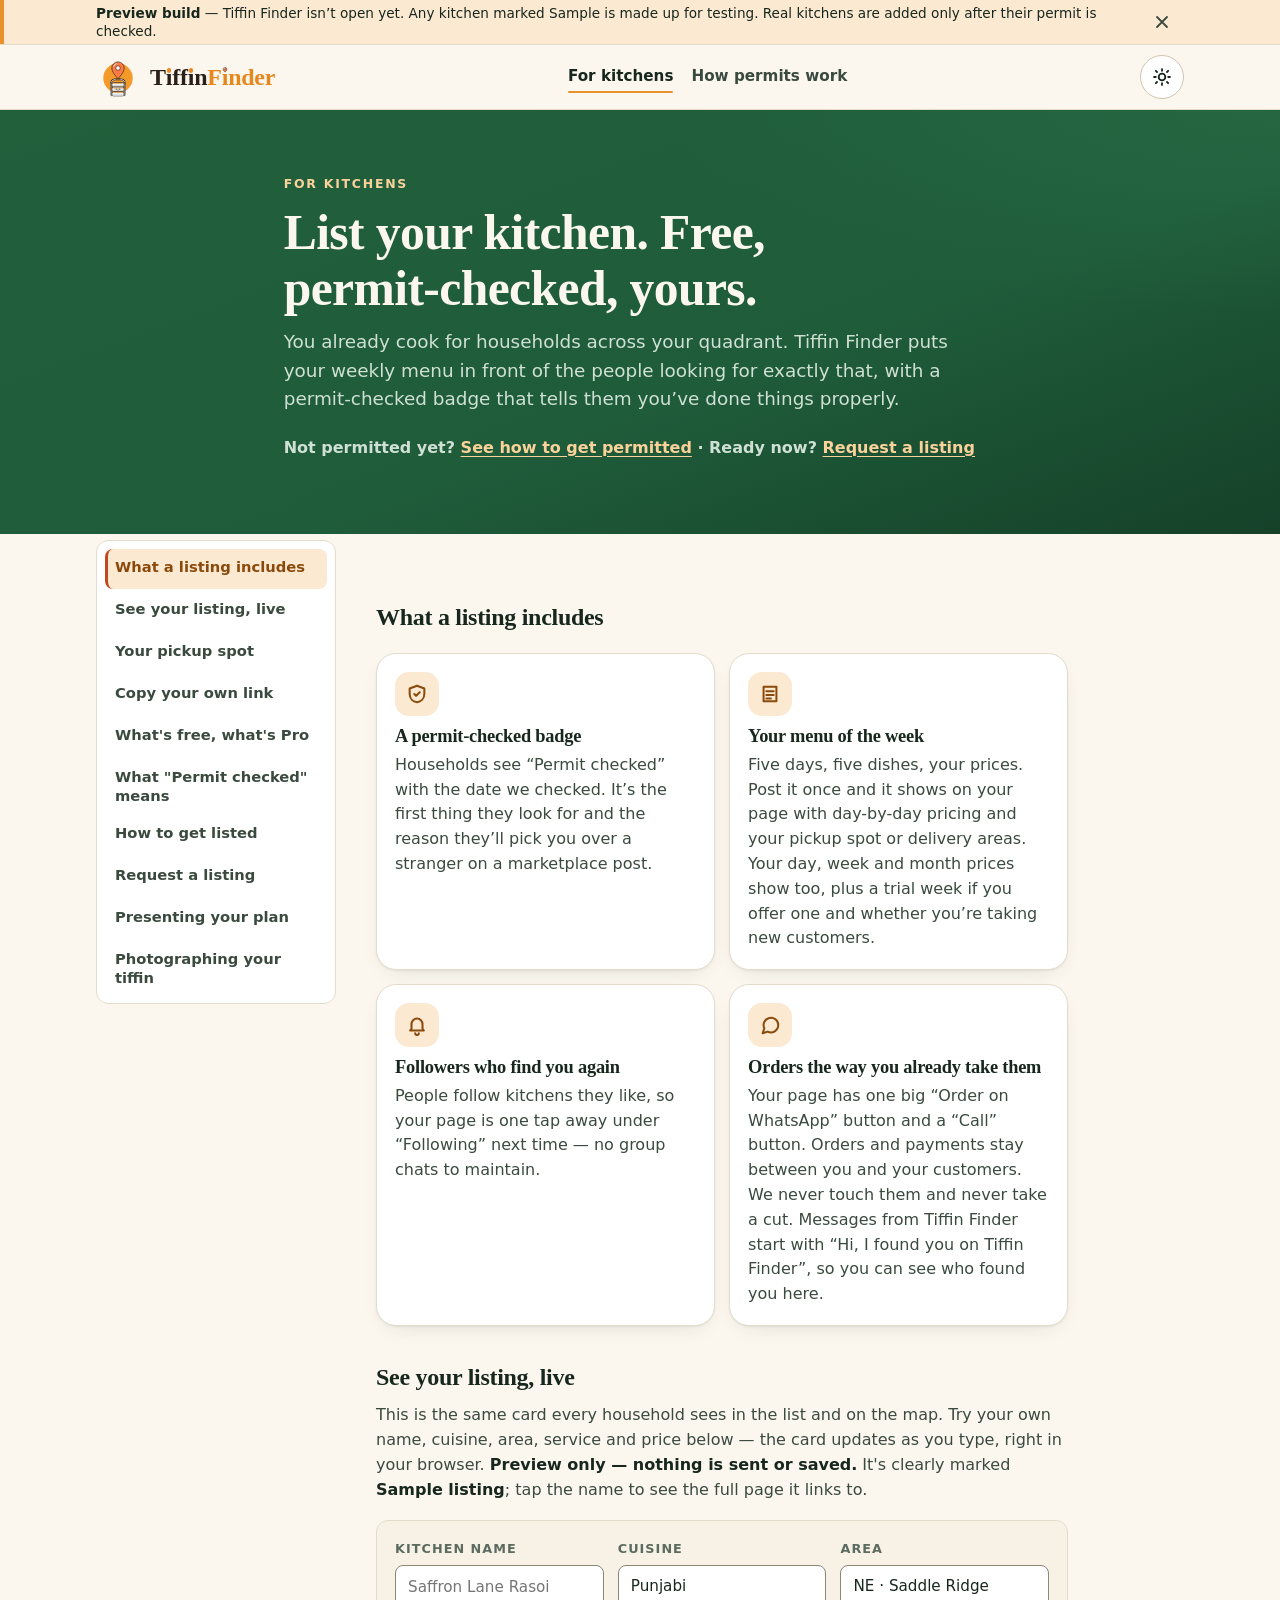
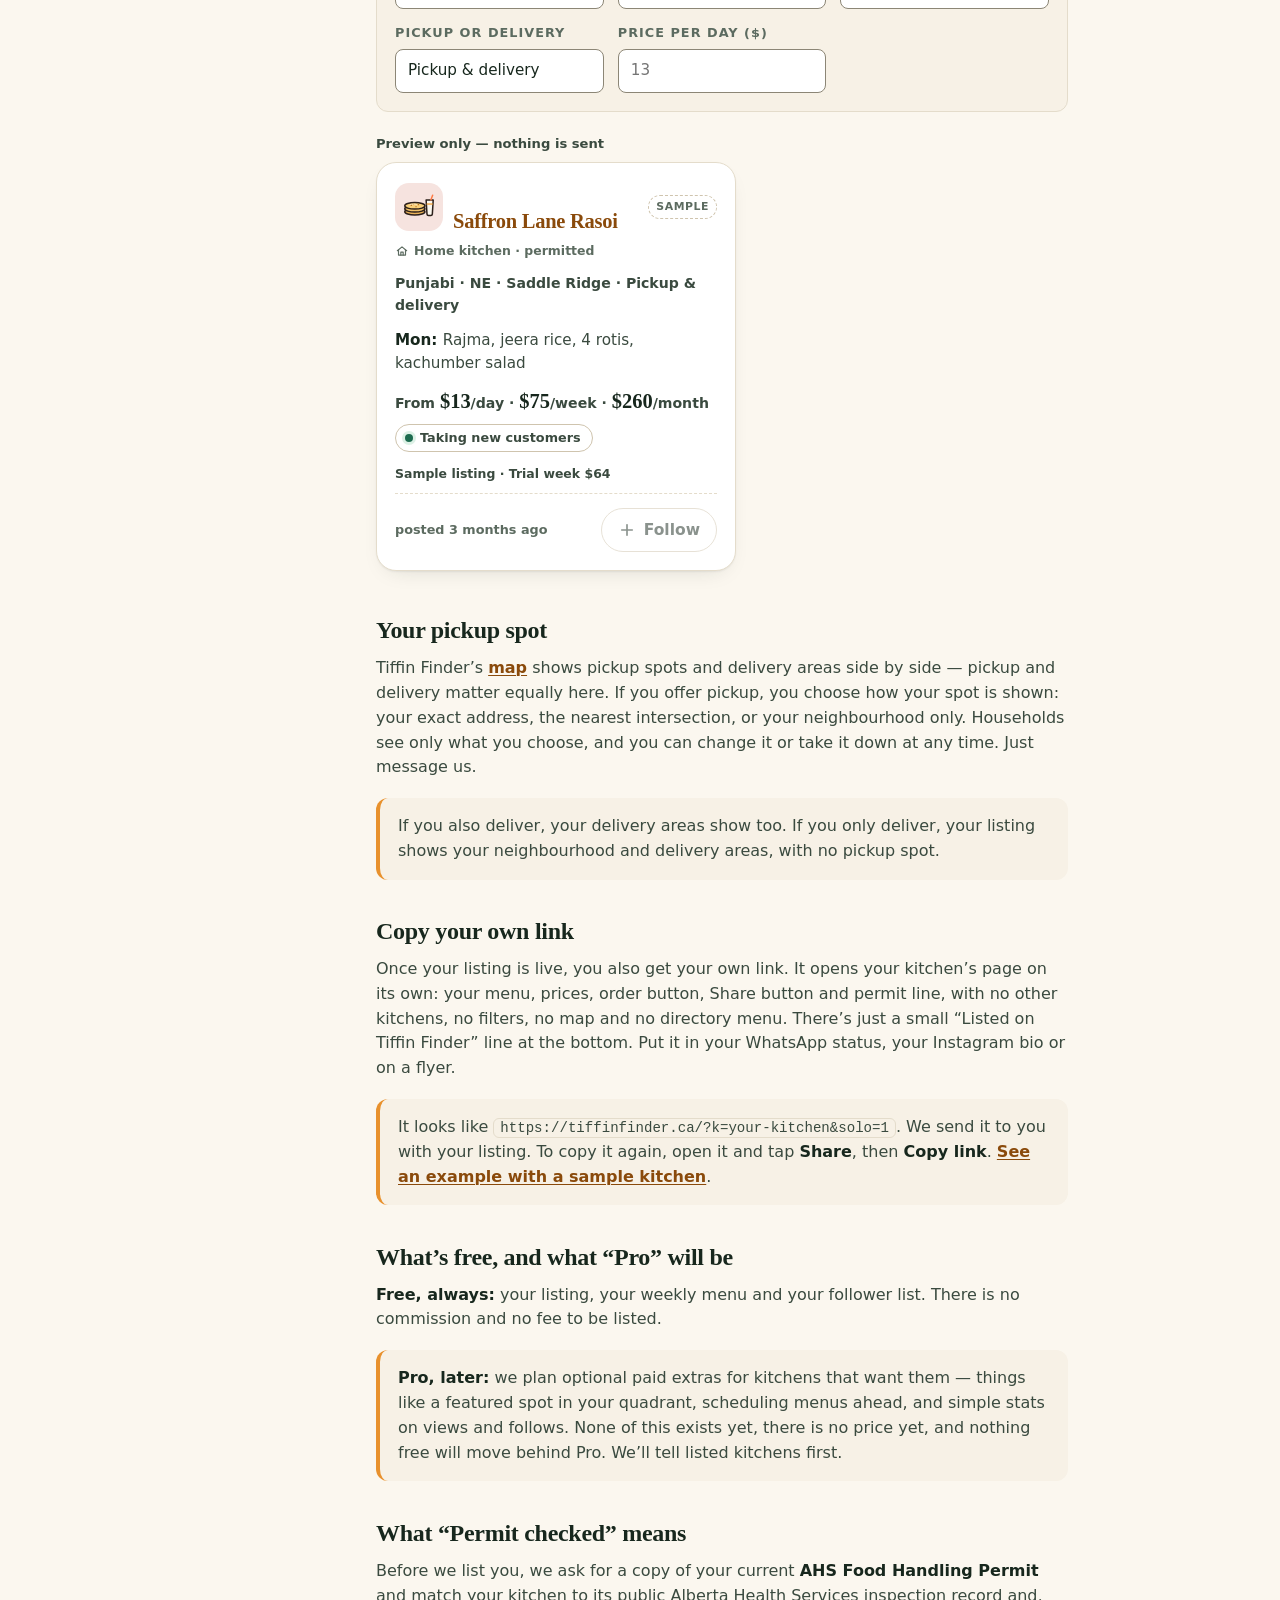
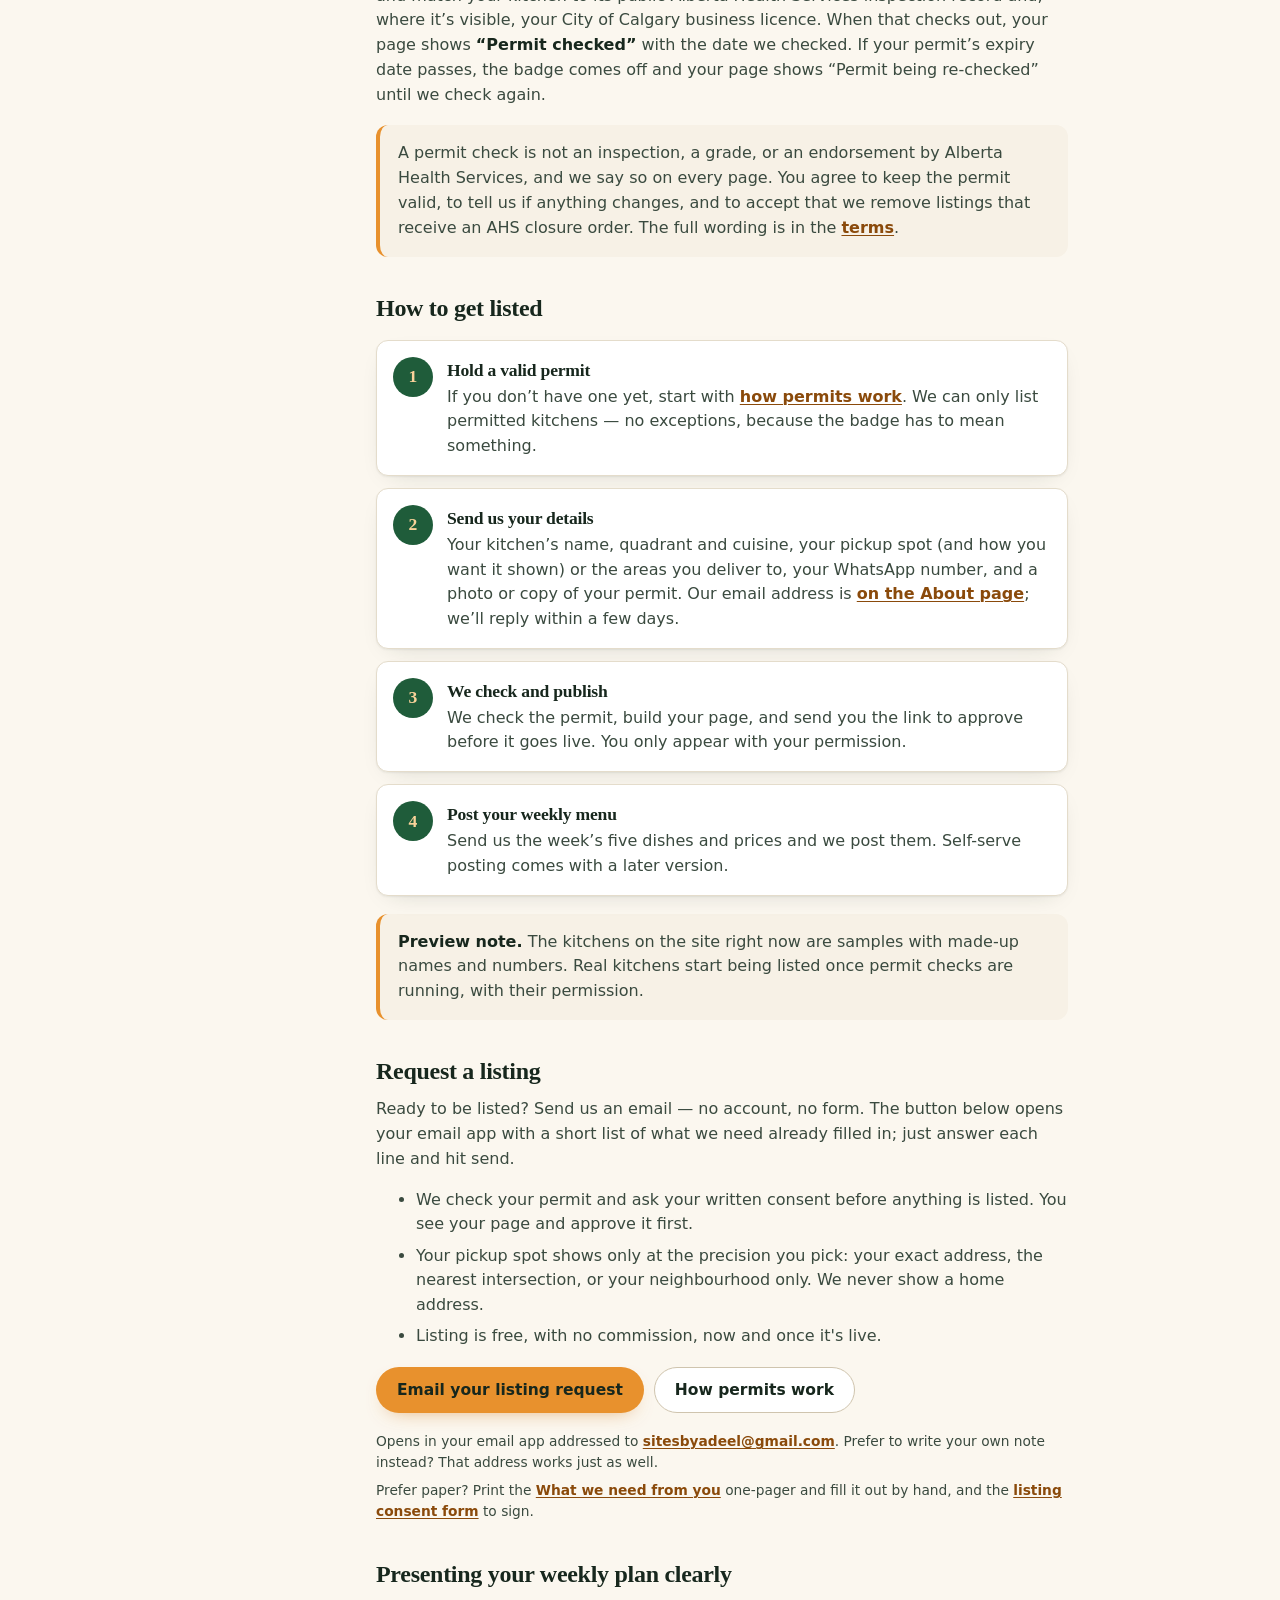
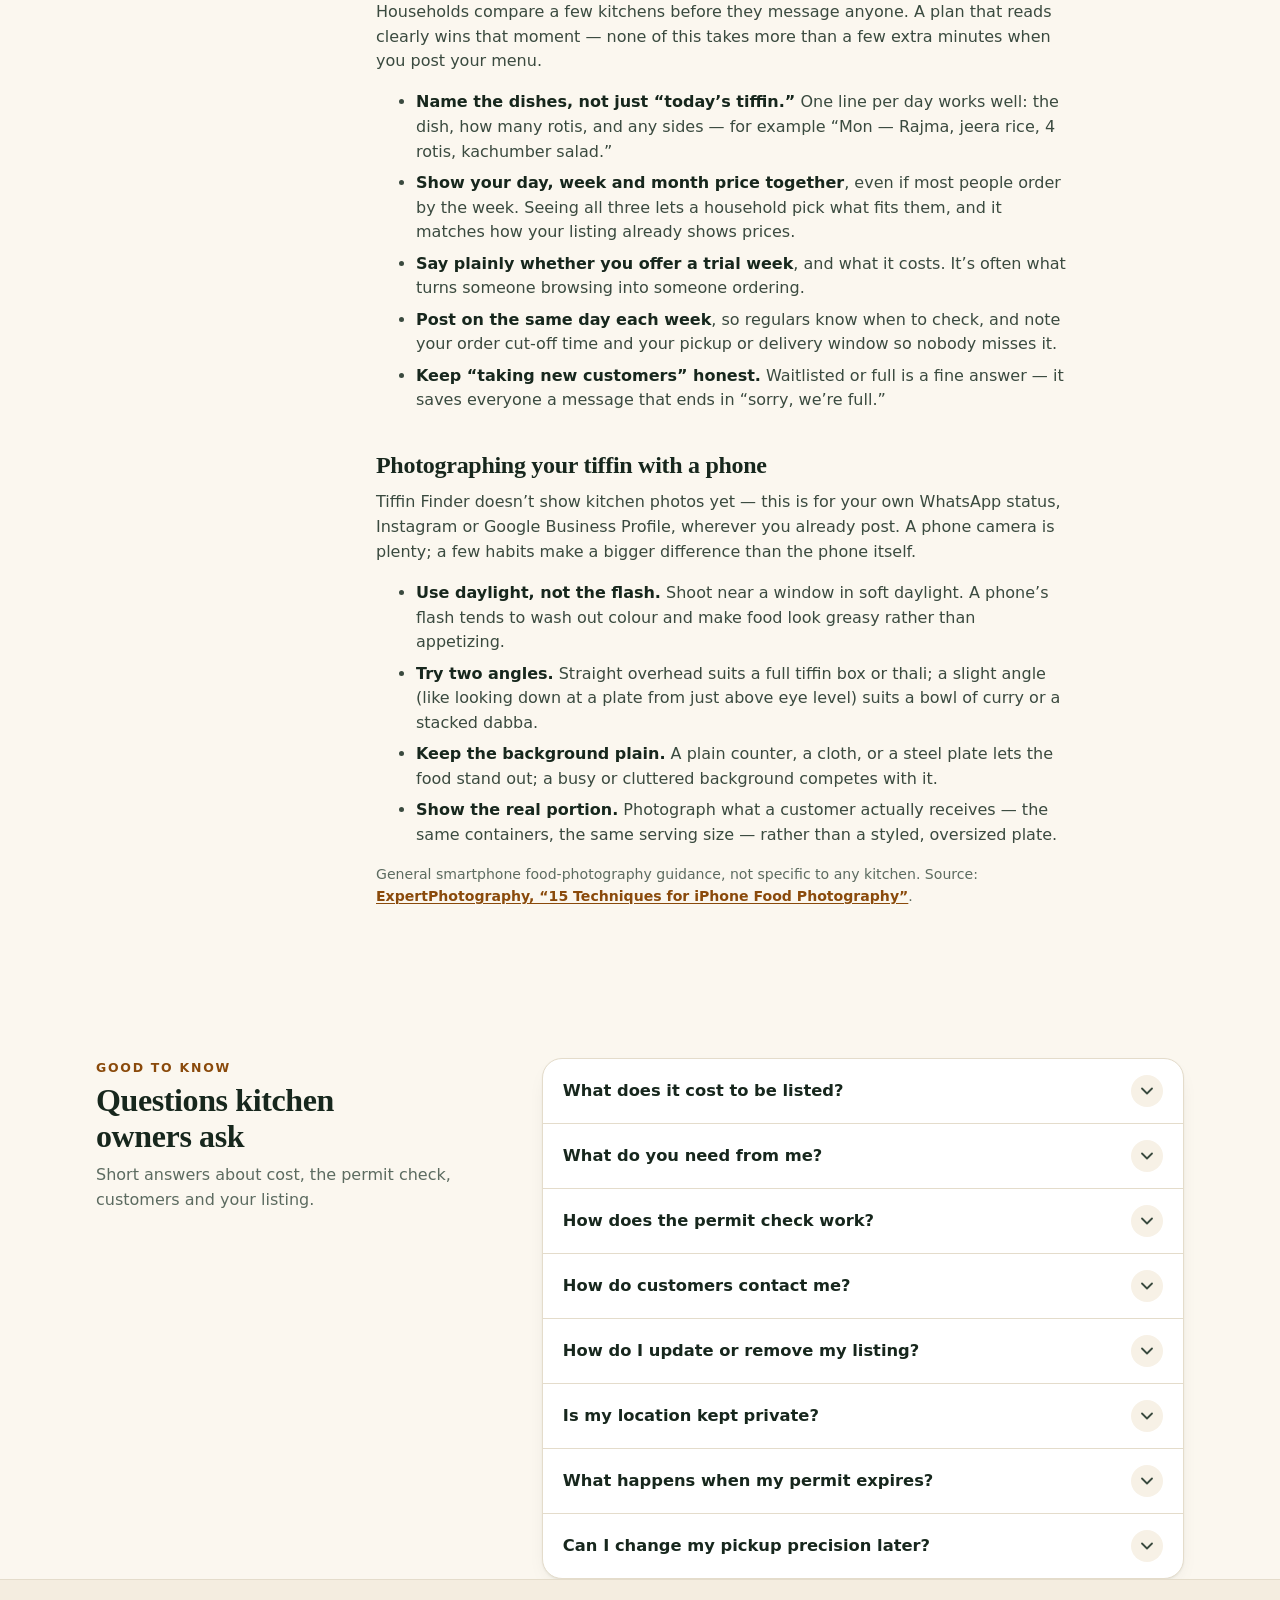
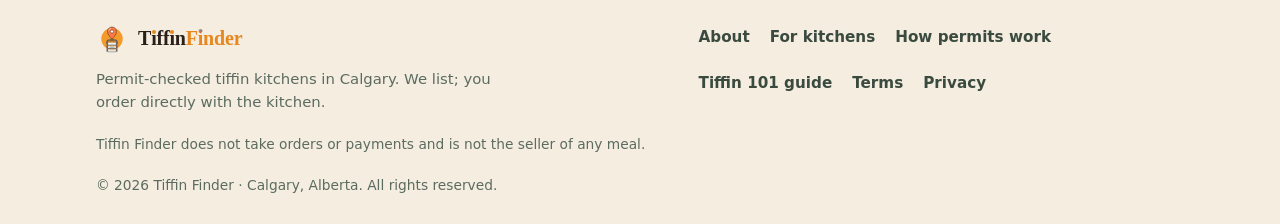
<file: kitchens.html>
<!doctype html>
<html lang="en-CA">
<head>
  <meta charset="utf-8">
  <meta http-equiv="Content-Security-Policy" content="default-src 'self'; script-src 'self' 'sha256-J+xASHBHcj7Z6purppfpjdA1vHzePKJOoH6E7b+cYeE='; style-src 'self' https://fonts.googleapis.com; font-src https://fonts.gstatic.com; img-src 'self' data:; connect-src 'self'; manifest-src 'self'; worker-src 'self'; base-uri 'self'; form-action 'self'; object-src 'none'; upgrade-insecure-requests">
  <meta name="referrer" content="strict-origin-when-cross-origin">
  <meta name="viewport" content="width=device-width, initial-scale=1, viewport-fit=cover">
  <title>List your kitchen — Tiffin Finder</title>
  <meta name="description" content="A free, permit-checked listing for every kind of Calgary tiffin kitchen — home cooks, restaurants, caterers and rented kitchens. Post your weekly menu, let households follow you, and take orders on WhatsApp or phone the way you already do.">
  <link rel="canonical" href="https://tiffinfinder.ca/kitchens.html">
  <meta property="og:type" content="website">
  <meta property="og:site_name" content="Tiffin Finder">
  <meta property="og:locale" content="en_CA">
  <meta property="og:title" content="List your kitchen — Tiffin Finder">
  <meta property="og:description" content="A free, permit-checked listing for every kind of Calgary tiffin kitchen — home cooks, restaurants, caterers and rented kitchens. Post your weekly menu, let households follow you, and take orders on WhatsApp or phone the way you already do.">
  <meta property="og:url" content="https://tiffinfinder.ca/kitchens.html">
  <meta property="og:image" content="https://tiffinfinder.ca/og-image.png">
  <meta property="og:image:type" content="image/png">
  <meta property="og:image:width" content="1200">
  <meta property="og:image:height" content="630">
  <meta property="og:image:alt" content="Tiffin Finder — Find a permit-checked tiffin kitchen in Calgary, with a stacked saffron tiffin on leaf green">
  <meta name="twitter:card" content="summary_large_image">
  <meta name="twitter:title" content="List your kitchen — Tiffin Finder">
  <meta name="twitter:description" content="A free, permit-checked listing for every kind of Calgary tiffin kitchen — home cooks, restaurants, caterers and rented kitchens. Post your weekly menu, let households follow you, and take orders on WhatsApp or phone the way you already do.">
  <meta name="twitter:image" content="https://tiffinfinder.ca/og-image.png">
  <meta name="twitter:image:alt" content="Tiffin Finder — Find a permit-checked tiffin kitchen in Calgary, with a stacked saffron tiffin on leaf green">
  <meta name="theme-color" media="(prefers-color-scheme: light)" content="#1f5c3a">
  <meta name="theme-color" media="(prefers-color-scheme: dark)" content="#101a14">
  <meta name="color-scheme" content="light dark">
  <meta name="mobile-web-app-capable" content="yes">
  <meta name="apple-mobile-web-app-capable" content="yes">
  <meta name="apple-mobile-web-app-title" content="Tiffin Finder">
  <link rel="manifest" href="./manifest.webmanifest">
  <link rel="icon" href="./icons/favicon.svg" type="image/svg+xml">
  <link rel="icon" href="./icons/icon-192.png" type="image/png" sizes="192x192">
  <link rel="apple-touch-icon" href="./icons/apple-touch-icon.png">
  <link rel="preconnect" href="https://fonts.googleapis.com">
  <link rel="preconnect" href="https://fonts.gstatic.com" crossorigin>
  <link rel="stylesheet" href="https://fonts.googleapis.com/css2?family=Fraunces:opsz,wght@9..144,500..700&family=Manrope:wght@400..800&family=Baloo+2:wght@800&display=swap">
  <script src="./early.js?v=tf-v1.50.0"></script>
  <link rel="stylesheet" href="./styles.css?v=tf-v1.50.0">
  <script src="./app.js?v=tf-v1.50.0" defer></script>
  <script type="speculationrules">
  {
    "prefetch": [
      {
        "source": "document",
        "where": {
          "and": [
            { "href_matches": "/*" },
            { "not": { "href_matches": { "search": "*demo=1*" } } },
            { "not": { "selector_matches": "[href^=\"mailto:\"]" } },
            { "not": { "selector_matches": "[href^=\"tel:\"]" } },
            { "not": { "selector_matches": "[href^=\"https://wa.me/\"]" } }
          ]
        },
        "eagerness": "moderate"
      }
    ]
  }
  </script>
</head>
<body data-page="kitchens">
  <a class="skip-link" href="#main">Skip to content</a>

  <div class="preview-bar" id="preview-bar" role="region" aria-label="Preview notice">
    <div class="wrap preview-bar-inner">
      <p><strong>Preview build</strong> — Tiffin Finder isn’t open yet. Any kitchen marked Sample is made up for testing. Real kitchens are added only after their permit is checked.</p>
      <button type="button" class="icon-btn" data-dismiss-preview aria-label="Dismiss preview notice">
        <svg viewBox="0 0 24 24" fill="none" stroke="currentColor" stroke-width="2.2" stroke-linecap="round" aria-hidden="true" focusable="false"><path d="M6 6l12 12M18 6L6 18"/></svg>
      </button>
    </div>
  </div>

  <header class="site-header">
    <div class="wrap header-inner">
      <a class="brand" href="./" aria-label="Tiffin Finder home">
        <svg class="logo" viewBox="0 0 400 400" aria-hidden="true" focusable="false"><circle cx="200" cy="210" r="134" fill="#f39a2b"/>
<g transform="translate(0 118.7)"><path d="M200 98.0C174.8 67.2 144 34.7 144 0a56 56 0 0 1 112 0c0 34.7-30.8 67.2-56 98.0Z" fill="#ff7a45" stroke="#2b1f1a" stroke-width="6" stroke-linejoin="round"/><circle cx="200" cy="0" r="20.2" fill="#fff" stroke="#2b1f1a" stroke-width="6"/><path d="M159.7 -14.0a44.8 44.8 0 0 1 23.5-25.8" fill="none" stroke="#fff" stroke-width="7" stroke-linecap="round"/></g>
<path d="M139.0 258V248C139.0 210.1 261.0 210.1 261.0 248V258" fill="none" stroke="#2b1f1a" stroke-width="15" stroke-linecap="round"/>
<path d="M139.0 258V248C139.0 210.1 261.0 210.1 261.0 248V258" fill="none" stroke="#b9c1c7" stroke-width="9" stroke-linecap="round"/>
<rect x="185" y="212.7" width="30" height="14" rx="7" fill="#f39a2b" stroke="#2b1f1a" stroke-width="6"/>
<rect x="142.0" y="250.0" width="116" height="38" rx="17.5" fill="#e9eef1" stroke="#2b1f1a" stroke-width="6"/>
<path d="M147.0 273.6H253.0V272.3a14.0 14.0 0 0 1-14.0 14.0H161.0a14.0 14.0 0 0 1-14.0-14.0Z" fill="#d3dade"/>
<rect x="154.6" y="255.5" width="90.8" height="6.5" rx="3.2" fill="#f39a2b"/>
<path d="M155.0 269.0h12" stroke="#fff" stroke-width="4" stroke-linecap="round"/>
<rect x="142.0" y="292.0" width="116" height="38" rx="17.5" fill="#e9eef1" stroke="#2b1f1a" stroke-width="6"/>
<path d="M147.0 315.6H253.0V314.3a14.0 14.0 0 0 1-14.0 14.0H161.0a14.0 14.0 0 0 1-14.0-14.0Z" fill="#d3dade"/>
<rect x="154.6" y="297.5" width="90.8" height="6.5" rx="3.2" fill="#f39a2b"/>
<path d="M155.0 311.0h12" stroke="#fff" stroke-width="4" stroke-linecap="round"/>
<rect x="142.0" y="334.0" width="116" height="38" rx="17.5" fill="#e9eef1" stroke="#2b1f1a" stroke-width="6"/>
<path d="M147.0 357.6H253.0V356.3a14.0 14.0 0 0 1-14.0 14.0H161.0a14.0 14.0 0 0 1-14.0-14.0Z" fill="#d3dade"/>
<rect x="154.6" y="339.5" width="90.8" height="6.5" rx="3.2" fill="#f39a2b"/>
<path d="M155.0 353.0h12" stroke="#fff" stroke-width="4" stroke-linecap="round"/>
<rect x="135.0" y="247" width="9" height="123" rx="4.5" fill="#b9c1c7" stroke="#2b1f1a" stroke-width="5"/>
<rect x="256.0" y="247" width="9" height="123" rx="4.5" fill="#b9c1c7" stroke="#2b1f1a" stroke-width="5"/>
<ellipse cx="184" cy="311.0" rx="4.4" ry="5.8" fill="#2b1f1a"/><ellipse cx="216" cy="311.0" rx="4.4" ry="5.8" fill="#2b1f1a"/>
<circle cx="185.4" cy="309.0" r="1.6" fill="#fff"/><circle cx="217.4" cy="309.0" r="1.6" fill="#fff"/>
<path d="M192.5 318.0q7.5 6.5 15 0" fill="none" stroke="#2b1f1a" stroke-width="3.8" stroke-linecap="round"/>
<ellipse cx="172" cy="318.0" rx="5" ry="3" fill="#f7a9a0"/><ellipse cx="228" cy="318.0" rx="5" ry="3" fill="#f7a9a0"/></svg>
        <span class="wordmark" aria-hidden="true"><span class="wm-a">T<span class="wm-i">ı</span>ff<span class="wm-i">ı</span>n</span><span class="wm-b">F<span class="wm-i wm-pin">ı</span>nder</span></span><span class="visually-hidden">Tiffin Finder</span>
      </a>
      <nav class="site-nav" aria-label="Primary">
        <a href="./kitchens.html" aria-current="page">For kitchens</a>
        <a href="./permitted.html">How permits work</a>
      </nav>
      <div class="header-actions">
        <button type="button" class="btn btn-primary btn-small" id="install-btn" hidden>
          <svg viewBox="0 0 24 24" fill="none" stroke="currentColor" stroke-width="2.2" stroke-linecap="round" stroke-linejoin="round" aria-hidden="true" focusable="false"><path d="M12 4v11M7.5 10.5L12 15l4.5-4.5M4 19h16"/></svg>
          <span class="btn-label">Install</span>
        </button>
        <button type="button" class="icon-btn theme-toggle" id="theme-toggle" aria-label="Switch to dark theme">
          <svg class="icon-sun" viewBox="0 0 24 24" fill="none" stroke="currentColor" stroke-width="2.2" stroke-linecap="round" aria-hidden="true" focusable="false"><circle cx="12" cy="12" r="4"/><path d="M12 2.5v2M12 19.5v2M4.6 4.6l1.4 1.4M18 18l1.4 1.4M2.5 12h2M19.5 12h2M4.6 19.4L6 18M18 6l1.4-1.4"/></svg>
          <svg class="icon-moon" viewBox="0 0 24 24" fill="none" stroke="currentColor" stroke-width="2.2" stroke-linecap="round" stroke-linejoin="round" aria-hidden="true" focusable="false"><path d="M20 14.5A8.5 8.5 0 0 1 9.5 4a8.5 8.5 0 1 0 10.5 10.5z"/></svg>
        </button>
        <button type="button" class="icon-btn menu-btn" id="menu-btn" aria-label="Menu" aria-expanded="false" aria-controls="nav-sheet">
          <svg viewBox="0 0 24 24" fill="none" stroke="currentColor" stroke-width="2.2" stroke-linecap="round" aria-hidden="true" focusable="false"><path d="M4 7h16M4 12h16M4 17h11"/></svg>
        </button>
      </div>
    </div>
  </header>

  <main id="main">
    <section class="page-hero">
      <div class="wrap page-hero-inner">
        <p class="eyebrow">For kitchens</p>
        <h1>List your kitchen. Free, permit-checked, yours.</h1>
        <p class="lede">You already cook for households across your quadrant. Tiffin Finder puts your weekly menu in front of the people looking for exactly that, with a permit-checked badge that tells them you’ve done things properly.</p>
        <p class="page-hero-link">Not permitted yet? <a href="./permitted.html">See how to get permitted</a> · Ready now? <a href="#request">Request a listing</a></p>
      </div>
    </section>

    <div class="wrap page-with-toc">
      <nav class="page-toc" aria-label="On this page">
        <button type="button" class="page-toc-toggle" id="page-toc-toggle" aria-expanded="false" aria-controls="page-toc-list">
          <span>On this page</span>
          <svg class="chev" viewBox="0 0 24 24" fill="none" stroke="currentColor" stroke-width="2.2" stroke-linecap="round" stroke-linejoin="round" aria-hidden="true" focusable="false"><path d="M6 9l6 6 6-6"/></svg>
        </button>
        <ul class="page-toc-list" id="page-toc-list" hidden>
          <li><a href="#what-you-get">What a listing includes</a></li>
          <li><a href="#sample">See your listing, live</a></li>
          <li><a href="#pickup">Your pickup spot</a></li>
          <li><a href="#own-link">Copy your own link</a></li>
          <li><a href="#free">What's free, what's Pro</a></li>
          <li><a href="#verification">What "Permit checked" means</a></li>
          <li><a href="#steps">How to get listed</a></li>
          <li><a href="#request">Request a listing</a></li>
          <li><a href="#presenting">Presenting your plan</a></li>
          <li><a href="#photos">Photographing your tiffin</a></li>
        </ul>
      </nav>
      <article class="prose">
        <h2 id="what-you-get">What a listing includes</h2>
        <div class="pitch-grid">
          <div class="pitch-card">
            <span class="glyph" aria-hidden="true"><svg viewBox="0 0 24 24" fill="none" stroke="currentColor" stroke-width="2.2" stroke-linecap="round" stroke-linejoin="round"><path d="M12 3l8 3v6c0 5-3.5 8.5-8 9-4.5-.5-8-4-8-9V6z"/><path d="M9 12l2 2 4-4"/></svg></span>
            <h3>A permit-checked badge</h3>
            <p>Households see “Permit checked” with the date we checked. It’s the first thing they look for and the reason they’ll pick you over a stranger on a marketplace post.</p>
          </div>
          <div class="pitch-card">
            <span class="glyph" aria-hidden="true"><svg viewBox="0 0 24 24" fill="none" stroke="currentColor" stroke-width="2.2" stroke-linecap="round" stroke-linejoin="round"><path d="M5 4h14v16H5z"/><path d="M8 9h8M8 13h8M8 17h5"/></svg></span>
            <h3>Your menu of the week</h3>
            <p>Five days, five dishes, your prices. Post it once and it shows on your page with day-by-day pricing and your pickup spot or delivery areas. Your day, week and month prices show too, plus a trial week if you offer one and whether you’re taking new customers.</p>
          </div>
          <div class="pitch-card">
            <span class="glyph" aria-hidden="true"><svg viewBox="0 0 24 24" fill="none" stroke="currentColor" stroke-width="2.2" stroke-linecap="round" stroke-linejoin="round"><path d="M6 16V11a6 6 0 1 1 12 0v5l1.5 2h-15z"/><path d="M10 21a2 2 0 0 0 4 0"/></svg></span>
            <h3>Followers who find you again</h3>
            <p>People follow kitchens they like, so your page is one tap away under “Following” next time — no group chats to maintain.</p>
          </div>
          <div class="pitch-card">
            <span class="glyph" aria-hidden="true"><svg viewBox="0 0 24 24" fill="none" stroke="currentColor" stroke-width="2.2" stroke-linecap="round" stroke-linejoin="round"><path d="M21 12a8 8 0 0 1-11.6 7.2L4 21l1.8-5.4A8 8 0 1 1 21 12z"/></svg></span>
            <h3>Orders the way you already take them</h3>
            <p>Your page has one big “Order on WhatsApp” button and a “Call” button. Orders and payments stay between you and your customers. We never touch them and never take a cut. Messages from Tiffin Finder start with “Hi, I found you on Tiffin Finder”, so you can see who found you here.</p>
          </div>
        </div>

        <h2 id="sample">See your listing, live</h2>
        <p>This is the same card every household sees in the list and on the map. Try your own name, cuisine, area, service and price below — the card updates as you type, right in your browser. <strong>Preview only — nothing is sent or saved.</strong> It's clearly marked <strong>Sample listing</strong>; tap the name to see the full page it links to.</p>
        <form class="preview-form" id="kitchens-preview-form" aria-label="Try your own listing details">
          <div class="preview-form-grid">
            <div class="field">
              <label for="preview-name">Kitchen name</label>
              <input type="text" id="preview-name" maxlength="60" placeholder="Saffron Lane Rasoi" autocomplete="off">
            </div>
            <div class="field">
              <label for="preview-cuisine">Cuisine</label>
              <select id="preview-cuisine">
                <option value="Punjabi">Punjabi</option>
                <option value="Gujarati">Gujarati</option>
                <option value="South Indian">South Indian</option>
                <option value="Pakistani">Pakistani</option>
                <option value="Afghan">Afghan</option>
                <option value="Bengali">Bengali</option>
                <option value="Jain">Jain</option>
                <option value="Hyderabadi">Hyderabadi</option>
                <option value="Nepali">Nepali</option>
                <option value="Sri Lankan">Sri Lankan</option>
                <option value="Filipino">Filipino</option>
              </select>
            </div>
            <div class="field">
              <label for="preview-area">Area</label>
              <select id="preview-area">
                <option value="NE|Saddle Ridge">NE · Saddle Ridge</option>
                <option value="NW|Royal Oak">NW · Royal Oak</option>
                <option value="SE|Forest Lawn">SE · Forest Lawn</option>
                <option value="SW|Evergreen">SW · Evergreen</option>
                <option value="Airdrie|Bayside">Airdrie · Bayside</option>
              </select>
            </div>
            <div class="field">
              <label for="preview-service">Pickup or delivery</label>
              <select id="preview-service">
                <option value="pickup">Pickup</option>
                <option value="delivery">Delivery</option>
                <option value="both" selected>Pickup &amp; delivery</option>
              </select>
            </div>
            <div class="field">
              <label for="preview-price">Price per day ($)</label>
              <input type="number" id="preview-price" min="1" max="999" step="1" placeholder="13" inputmode="numeric">
            </div>
          </div>
        </form>
        <div class="sample-card-frame">
          <p class="preview-note">Preview only — nothing is sent</p>
          <div class="grid" id="kitchens-sample-mount" aria-label="Sample listing preview"></div>
        </div>

        <h2 id="pickup">Your pickup spot</h2>
        <p>Tiffin Finder’s <a href="./?view=map">map</a> shows pickup spots and delivery areas side by side — pickup and delivery matter equally here. If you offer pickup, you choose how your spot is shown: your exact address, the nearest intersection, or your neighbourhood only. Households see only what you choose, and you can change it or take it down at any time. Just message us.</p>
        <div class="callout">
          <p>If you also deliver, your delivery areas show too. If you only deliver, your listing shows your neighbourhood and delivery areas, with no pickup spot.</p>
        </div>

        <h2 id="own-link">Copy your own link</h2>
        <p>Once your listing is live, you also get your own link. It opens your kitchen’s page on its own: your menu, prices, order button, Share button and permit line, with no other kitchens, no filters, no map and no directory menu. There’s just a small “Listed on Tiffin Finder” line at the bottom. Put it in your WhatsApp status, your Instagram bio or on a flyer.</p>
        <div class="callout">
          <p>It looks like <code>https://tiffinfinder.ca/?k=your-kitchen&amp;solo=1</code>. We send it to you with your listing. To copy it again, open it and tap <strong>Share</strong>, then <strong>Copy link</strong>. <a href="./?k=saffron-lane-rasoi&amp;solo=1&amp;demo=1">See an example with a sample kitchen</a>.</p>
        </div>

        <h2 id="free">What’s free, and what “Pro” will be</h2>
        <p><strong>Free, always:</strong> your listing, your weekly menu and your follower list. There is no commission and no fee to be listed.</p>
        <div class="callout">
          <p><strong>Pro, later:</strong> we plan optional paid extras for kitchens that want them — things like a featured spot in your quadrant, scheduling menus ahead, and simple stats on views and follows. None of this exists yet, there is no price yet, and nothing free will move behind Pro. We’ll tell listed kitchens first.</p>
        </div>

        <h2 id="verification">What “Permit checked” means</h2>
        <p>Before we list you, we ask for a copy of your current <strong>AHS Food Handling Permit</strong> and match your kitchen to its public Alberta Health Services inspection record and, where it’s visible, your City of Calgary business licence. When that checks out, your page shows <strong>“Permit checked”</strong> with the date we checked. If your permit’s expiry date passes, the badge comes off and your page shows “Permit being re-checked” until we check again.</p>
        <div class="callout">
          <p>A permit check is not an inspection, a grade, or an endorsement by Alberta Health Services, and we say so on every page. You agree to keep the permit valid, to tell us if anything changes, and to accept that we remove listings that receive an AHS closure order. The full wording is in the <a href="./terms.html">terms</a>.</p>
        </div>

        <h2 id="steps">How to get listed</h2>
        <ol class="fact-list">
          <li>
            <span class="num" aria-hidden="true">1</span>
            <div>
              <h3>Hold a valid permit</h3>
              <p>If you don’t have one yet, start with <a href="./permitted.html">how permits work</a>. We can only list permitted kitchens — no exceptions, because the badge has to mean something.</p>
            </div>
          </li>
          <li>
            <span class="num" aria-hidden="true">2</span>
            <div>
              <h3>Send us your details</h3>
              <p>Your kitchen’s name, quadrant and cuisine, your pickup spot (and how you want it shown) or the areas you deliver to, your WhatsApp number, and a photo or copy of your permit. Our email address is <a href="./about.html#contact">on the About page</a>; we’ll reply within a few days.</p>
            </div>
          </li>
          <li>
            <span class="num" aria-hidden="true">3</span>
            <div>
              <h3>We check and publish</h3>
              <p>We check the permit, build your page, and send you the link to approve before it goes live. You only appear with your permission.</p>
            </div>
          </li>
          <li>
            <span class="num" aria-hidden="true">4</span>
            <div>
              <h3>Post your weekly menu</h3>
              <p>Send us the week’s five dishes and prices and we post them. Self-serve posting comes with a later version.</p>
            </div>
          </li>
        </ol>

        <div class="callout">
          <p><strong>Preview note.</strong> The kitchens on the site right now are samples with made-up names and numbers. Real kitchens start being listed once permit checks are running, with their permission.</p>
        </div>

        <h2 id="request">Request a listing</h2>
        <p>Ready to be listed? Send us an email — no account, no form. The button below opens your email app with a short list of what we need already filled in; just answer each line and hit send.</p>
        <ul>
          <li>We check your permit and ask your written consent before anything is listed. You see your page and approve it first.</li>
          <li>Your pickup spot shows only at the precision you pick: your exact address, the nearest intersection, or your neighbourhood only. We never show a home address.</li>
          <li>Listing is free, with no commission, now and once it's live.</li>
        </ul>
        <div class="page-actions">
          <a class="btn btn-primary" href="mailto:sitesbyadeel@gmail.com?subject=Listing%20request%20%E2%80%93%20%5Byour%20kitchen%20name%5D&amp;body=Kitchen%20name%3A%0AArea%20%2F%20quadrant%20(NE%2C%20NW%2C%20SE%2C%20SW%2C%20Airdrie)%3A%0ACuisine%3A%0APickup%2C%20delivery%2C%20or%20both%3A%0AIf%20you%20offer%20pickup%2C%20how%20should%20we%20show%20your%20spot%3F%20(exact%20address%20%2F%20nearest%20intersection%20%2F%20neighbourhood%20only)%3A%0AWhatsApp%20or%20phone%20number%20you%20want%20shown%20on%20your%20page%3A%0ADo%20you%20already%20hold%20a%20current%20AHS%20Food%20Handling%20Permit%3F%20(yes%20%2F%20no%20%2F%20applying)%3A%0A%0APlease%20attach%20a%20photo%20or%20copy%20of%20your%20permit%20to%20this%20email.%0A%0ASend%20this%20and%20we%20will%20reply%20about%20checking%20your%20permit%20and%20getting%20your%20listing%20set%20up.">Email your listing request</a>
          <a class="btn btn-secondary" href="./permitted.html">How permits work</a>
        </div>
        <p class="fine">Opens in your email app addressed to <a href="./about.html#contact">sitesbyadeel@gmail.com</a>. Prefer to write your own note instead? That address works just as well.</p>
        <p class="fine">Prefer paper? Print the <a href="./kitchens-checklist.html">What we need from you</a> one-pager and fill it out by hand, and the <a href="./kitchens-consent.html">listing consent form</a> to sign.</p>

        <h2 id="presenting">Presenting your weekly plan clearly</h2>
        <p>Households compare a few kitchens before they message anyone. A plan that reads clearly wins that moment — none of this takes more than a few extra minutes when you post your menu.</p>
        <ul>
          <li><strong>Name the dishes, not just “today’s tiffin.”</strong> One line per day works well: the dish, how many rotis, and any sides — for example “Mon — Rajma, jeera rice, 4 rotis, kachumber salad.”</li>
          <li><strong>Show your day, week and month price together</strong>, even if most people order by the week. Seeing all three lets a household pick what fits them, and it matches how your listing already shows prices.</li>
          <li><strong>Say plainly whether you offer a trial week</strong>, and what it costs. It’s often what turns someone browsing into someone ordering.</li>
          <li><strong>Post on the same day each week</strong>, so regulars know when to check, and note your order cut-off time and your pickup or delivery window so nobody misses it.</li>
          <li><strong>Keep “taking new customers” honest.</strong> Waitlisted or full is a fine answer — it saves everyone a message that ends in “sorry, we’re full.”</li>
        </ul>

        <h2 id="photos">Photographing your tiffin with a phone</h2>
        <p>Tiffin Finder doesn’t show kitchen photos yet — this is for your own WhatsApp status, Instagram or Google Business Profile, wherever you already post. A phone camera is plenty; a few habits make a bigger difference than the phone itself.</p>
        <ul>
          <li><strong>Use daylight, not the flash.</strong> Shoot near a window in soft daylight. A phone’s flash tends to wash out colour and make food look greasy rather than appetizing.</li>
          <li><strong>Try two angles.</strong> Straight overhead suits a full tiffin box or thali; a slight angle (like looking down at a plate from just above eye level) suits a bowl of curry or a stacked dabba.</li>
          <li><strong>Keep the background plain.</strong> A plain counter, a cloth, or a steel plate lets the food stand out; a busy or cluttered background competes with it.</li>
          <li><strong>Show the real portion.</strong> Photograph what a customer actually receives — the same containers, the same serving size — rather than a styled, oversized plate.</li>
        </ul>
        <p class="source-note">General smartphone food-photography guidance, not specific to any kitchen. Source: <a href="https://expertphotography.com/iphone-food-photography" target="_blank" rel="noopener noreferrer">ExpertPhotography, “15 Techniques for iPhone Food Photography”<span class="visually-hidden"> (opens in a new tab)</span></a>.</p>
      </article>
    </div>

    <section class="faq" id="faq" aria-labelledby="kitchens-faq-heading">
      <div class="wrap faq-inner">
        <div class="faq-intro">
          <p class="eyebrow">Good to know</p>
          <h2 id="kitchens-faq-heading">Questions kitchen owners ask</h2>
          <p class="faq-lede">Short answers about cost, the permit check, customers and your listing.</p>
        </div>
        <div class="faq-list">
          <div class="faq-item is-open">
            <h3 class="faq-q"><button type="button" id="faq-q-k-cost" aria-expanded="true" aria-controls="faq-a-k-cost"><span>What does it cost to be listed?</span><svg class="faq-chev" viewBox="0 0 24 24" fill="none" stroke="currentColor" stroke-width="2.2" stroke-linecap="round" stroke-linejoin="round" aria-hidden="true" focusable="false"><path d="M6 9l6 6 6-6"/></svg></button></h3>
            <div class="faq-a" id="faq-a-k-cost" role="region" aria-labelledby="faq-q-k-cost"><div class="faq-a-inner"><p>Nothing. Your listing, your weekly menu and your follower list are free, with no commission on anything you sell. See <a href="#free">what's free, and what "Pro" will be</a> above.</p></div></div>
          </div>
          <div class="faq-item is-open">
            <h3 class="faq-q"><button type="button" id="faq-q-k-need" aria-expanded="true" aria-controls="faq-a-k-need"><span>What do you need from me?</span><svg class="faq-chev" viewBox="0 0 24 24" fill="none" stroke="currentColor" stroke-width="2.2" stroke-linecap="round" stroke-linejoin="round" aria-hidden="true" focusable="false"><path d="M6 9l6 6 6-6"/></svg></button></h3>
            <div class="faq-a" id="faq-a-k-need" role="region" aria-labelledby="faq-q-k-need"><div class="faq-a-inner"><p>Your kitchen's name, quadrant and cuisine, your pickup spot (and how you want it shown) or the areas you deliver to, the WhatsApp number or phone you want shown, and a photo or copy of your current AHS Food Handling Permit. <a href="#request">Email us</a> and we'll take it from there.</p></div></div>
          </div>
          <div class="faq-item is-open">
            <h3 class="faq-q"><button type="button" id="faq-q-k-permit" aria-expanded="true" aria-controls="faq-a-k-permit"><span>How does the permit check work?</span><svg class="faq-chev" viewBox="0 0 24 24" fill="none" stroke="currentColor" stroke-width="2.2" stroke-linecap="round" stroke-linejoin="round" aria-hidden="true" focusable="false"><path d="M6 9l6 6 6-6"/></svg></button></h3>
            <div class="faq-a" id="faq-a-k-permit" role="region" aria-labelledby="faq-q-k-permit"><div class="faq-a-inner"><p>We match your permit to its public Alberta Health Services record before you go live, and again if it expires. It's the site's one rule: no permit, no listing, no exceptions. Full details are on <a href="./permitted.html">how permits work</a>.</p></div></div>
          </div>
          <div class="faq-item is-open">
            <h3 class="faq-q"><button type="button" id="faq-q-k-contact" aria-expanded="true" aria-controls="faq-a-k-contact"><span>How do customers contact me?</span><svg class="faq-chev" viewBox="0 0 24 24" fill="none" stroke="currentColor" stroke-width="2.2" stroke-linecap="round" stroke-linejoin="round" aria-hidden="true" focusable="false"><path d="M6 9l6 6 6-6"/></svg></button></h3>
            <div class="faq-a" id="faq-a-k-contact" role="region" aria-labelledby="faq-q-k-contact"><div class="faq-a-inner"><p>Straight on WhatsApp or by phone, the way you already take orders. Every message a household sends from your page starts with “Hi, I found you on Tiffin Finder,” so you can tell who found you here. We never touch the order or the payment, and we never take a cut.</p></div></div>
          </div>
          <div class="faq-item is-open">
            <h3 class="faq-q"><button type="button" id="faq-q-k-update" aria-expanded="true" aria-controls="faq-a-k-update"><span>How do I update or remove my listing?</span><svg class="faq-chev" viewBox="0 0 24 24" fill="none" stroke="currentColor" stroke-width="2.2" stroke-linecap="round" stroke-linejoin="round" aria-hidden="true" focusable="false"><path d="M6 9l6 6 6-6"/></svg></button></h3>
            <div class="faq-a" id="faq-a-k-update" role="region" aria-labelledby="faq-q-k-update"><div class="faq-a-inner"><p>Email <a href="./about.html#contact">sitesbyadeel@gmail.com</a> any time — a new week's menu, a price change, a new pickup spot, or to take your listing down. We're not self-serve yet, so we make the change and confirm it with you.</p></div></div>
          </div>
          <div class="faq-item is-open">
            <h3 class="faq-q"><button type="button" id="faq-q-k-privacy" aria-expanded="true" aria-controls="faq-a-k-privacy"><span>Is my location kept private?</span><svg class="faq-chev" viewBox="0 0 24 24" fill="none" stroke="currentColor" stroke-width="2.2" stroke-linecap="round" stroke-linejoin="round" aria-hidden="true" focusable="false"><path d="M6 9l6 6 6-6"/></svg></button></h3>
            <div class="faq-a" id="faq-a-k-privacy" role="region" aria-labelledby="faq-q-k-privacy"><div class="faq-a-inner"><p>Yes. You choose how your pickup spot shows: your exact address, the nearest intersection, or your neighbourhood only. We never show a home address, and you can ask us to change or remove it at any time.</p></div></div>
          </div>
          <div class="faq-item is-open">
            <h3 class="faq-q"><button type="button" id="faq-q-k-expiry" aria-expanded="true" aria-controls="faq-a-k-expiry"><span>What happens when my permit expires?</span><svg class="faq-chev" viewBox="0 0 24 24" fill="none" stroke="currentColor" stroke-width="2.2" stroke-linecap="round" stroke-linejoin="round" aria-hidden="true" focusable="false"><path d="M6 9l6 6 6-6"/></svg></button></h3>
            <div class="faq-a" id="faq-a-k-expiry" role="region" aria-labelledby="faq-q-k-expiry"><div class="faq-a-inner"><p>Your badge changes to “Permit being re-checked” and ordering pauses until we've confirmed it again — your listing stays up, it just isn't taking orders in the meantime. Send us your renewed permit and we'll check it and turn ordering back on.</p></div></div>
          </div>
          <div class="faq-item is-open">
            <h3 class="faq-q"><button type="button" id="faq-q-k-precision" aria-expanded="true" aria-controls="faq-a-k-precision"><span>Can I change my pickup precision later?</span><svg class="faq-chev" viewBox="0 0 24 24" fill="none" stroke="currentColor" stroke-width="2.2" stroke-linecap="round" stroke-linejoin="round" aria-hidden="true" focusable="false"><path d="M6 9l6 6 6-6"/></svg></button></h3>
            <div class="faq-a" id="faq-a-k-precision" role="region" aria-labelledby="faq-q-k-precision"><div class="faq-a-inner"><p>Yes, any time — switch between exact address, nearest intersection or neighbourhood-only whenever you like. Email <a href="./about.html#contact">sitesbyadeel@gmail.com</a>; our target is to make the change within 48 hours.</p></div></div>
          </div>
        </div>
      </div>
    </section>
  </main>

  <footer class="site-footer">
    <div class="wrap footer-inner">
      <div class="footer-brand">
        <a class="brand" href="./" aria-label="Tiffin Finder home">
          <svg class="logo" viewBox="0 0 400 400" aria-hidden="true" focusable="false"><circle cx="200" cy="210" r="134" fill="#f39a2b"/>
<g transform="translate(0 118.7)"><path d="M200 98.0C174.8 67.2 144 34.7 144 0a56 56 0 0 1 112 0c0 34.7-30.8 67.2-56 98.0Z" fill="#ff7a45" stroke="#2b1f1a" stroke-width="6" stroke-linejoin="round"/><circle cx="200" cy="0" r="20.2" fill="#fff" stroke="#2b1f1a" stroke-width="6"/><path d="M159.7 -14.0a44.8 44.8 0 0 1 23.5-25.8" fill="none" stroke="#fff" stroke-width="7" stroke-linecap="round"/></g>
<path d="M139.0 258V248C139.0 210.1 261.0 210.1 261.0 248V258" fill="none" stroke="#2b1f1a" stroke-width="15" stroke-linecap="round"/>
<path d="M139.0 258V248C139.0 210.1 261.0 210.1 261.0 248V258" fill="none" stroke="#b9c1c7" stroke-width="9" stroke-linecap="round"/>
<rect x="185" y="212.7" width="30" height="14" rx="7" fill="#f39a2b" stroke="#2b1f1a" stroke-width="6"/>
<rect x="142.0" y="250.0" width="116" height="38" rx="17.5" fill="#e9eef1" stroke="#2b1f1a" stroke-width="6"/>
<path d="M147.0 273.6H253.0V272.3a14.0 14.0 0 0 1-14.0 14.0H161.0a14.0 14.0 0 0 1-14.0-14.0Z" fill="#d3dade"/>
<rect x="154.6" y="255.5" width="90.8" height="6.5" rx="3.2" fill="#f39a2b"/>
<path d="M155.0 269.0h12" stroke="#fff" stroke-width="4" stroke-linecap="round"/>
<rect x="142.0" y="292.0" width="116" height="38" rx="17.5" fill="#e9eef1" stroke="#2b1f1a" stroke-width="6"/>
<path d="M147.0 315.6H253.0V314.3a14.0 14.0 0 0 1-14.0 14.0H161.0a14.0 14.0 0 0 1-14.0-14.0Z" fill="#d3dade"/>
<rect x="154.6" y="297.5" width="90.8" height="6.5" rx="3.2" fill="#f39a2b"/>
<path d="M155.0 311.0h12" stroke="#fff" stroke-width="4" stroke-linecap="round"/>
<rect x="142.0" y="334.0" width="116" height="38" rx="17.5" fill="#e9eef1" stroke="#2b1f1a" stroke-width="6"/>
<path d="M147.0 357.6H253.0V356.3a14.0 14.0 0 0 1-14.0 14.0H161.0a14.0 14.0 0 0 1-14.0-14.0Z" fill="#d3dade"/>
<rect x="154.6" y="339.5" width="90.8" height="6.5" rx="3.2" fill="#f39a2b"/>
<path d="M155.0 353.0h12" stroke="#fff" stroke-width="4" stroke-linecap="round"/>
<rect x="135.0" y="247" width="9" height="123" rx="4.5" fill="#b9c1c7" stroke="#2b1f1a" stroke-width="5"/>
<rect x="256.0" y="247" width="9" height="123" rx="4.5" fill="#b9c1c7" stroke="#2b1f1a" stroke-width="5"/>
<ellipse cx="184" cy="311.0" rx="4.4" ry="5.8" fill="#2b1f1a"/><ellipse cx="216" cy="311.0" rx="4.4" ry="5.8" fill="#2b1f1a"/>
<circle cx="185.4" cy="309.0" r="1.6" fill="#fff"/><circle cx="217.4" cy="309.0" r="1.6" fill="#fff"/>
<path d="M192.5 318.0q7.5 6.5 15 0" fill="none" stroke="#2b1f1a" stroke-width="3.8" stroke-linecap="round"/>
<ellipse cx="172" cy="318.0" rx="5" ry="3" fill="#f7a9a0"/><ellipse cx="228" cy="318.0" rx="5" ry="3" fill="#f7a9a0"/></svg>
          <span class="wordmark" aria-hidden="true"><span class="wm-a">T<span class="wm-i">ı</span>ff<span class="wm-i">ı</span>n</span><span class="wm-b">F<span class="wm-i wm-pin">ı</span>nder</span></span><span class="visually-hidden">Tiffin Finder</span>
        </a>
        <p>Permit-checked tiffin kitchens in Calgary. We list; you order directly with the kitchen.</p>
      </div>
      <nav class="footer-nav" aria-label="Footer">
        <ul>
          <li><a href="./about.html">About</a></li>
          <li><a href="./kitchens.html">For kitchens</a></li>
          <li><a href="./permitted.html">How permits work</a></li>
          <li><a href="./guide.html">Tiffin 101 guide</a></li>
          <li><a href="./terms.html">Terms</a></li>
          <li><a href="./privacy.html">Privacy</a></li>
        </ul>
      </nav>
      <p class="footer-note">Tiffin Finder does not take orders or payments and is not the seller of any meal.</p>
      <p class="footer-copy">© 2026 Tiffin Finder · Calgary, Alberta. All rights reserved.</p>
    </div>
  </footer>

  <div class="sheet" id="ios-sheet" hidden>
    <button type="button" class="sheet-backdrop" tabindex="-1" aria-label="Close"></button>
    <div class="sheet-panel" role="dialog" aria-modal="true" aria-labelledby="sheet-title" aria-describedby="sheet-desc">
      <div class="sheet-handle" aria-hidden="true"></div>
      <h2 id="sheet-title">Add Tiffin Finder to your Home Screen</h2>
      <p id="sheet-desc">On iPhone and iPad, apps install from Safari’s Share menu.</p>
      <ol class="steps">
        <li><span>Tap the <strong>Share</strong> button <svg class="share-glyph" viewBox="0 0 24 24" fill="none" stroke="currentColor" stroke-width="2.2" stroke-linecap="round" stroke-linejoin="round" aria-hidden="true" focusable="false"><path d="M12 3v12M8 7l4-4 4 4M5 12v7a2 2 0 0 0 2 2h10a2 2 0 0 0 2-2v-7"/></svg> in Safari’s toolbar.</span></li>
        <li><span>Scroll down and tap <strong>Add to Home Screen</strong>.</span></li>
        <li><span>Tap <strong>Add</strong> in the top corner.</span></li>
      </ol>
      <p class="fine">Opened this inside another app? Open it in Safari first.</p>
      <button type="button" class="btn btn-primary btn-block" id="sheet-close">Got it</button>
    </div>
  </div>

  <div class="sheet nav-sheet" id="nav-sheet" hidden>
    <button type="button" class="sheet-backdrop" tabindex="-1" aria-label="Close menu" data-close-nav></button>
    <div class="sheet-panel" role="dialog" aria-modal="true" aria-labelledby="nav-sheet-title">
      <div class="sheet-handle" aria-hidden="true"></div>
      <div class="nav-sheet-head">
        <h2 id="nav-sheet-title">Menu</h2>
        <button type="button" class="icon-btn" data-close-nav aria-label="Close menu"><svg viewBox="0 0 24 24" fill="none" stroke="currentColor" stroke-width="2.2" stroke-linecap="round" aria-hidden="true" focusable="false"><path d="M6 6l12 12M18 6L6 18"/></svg></button>
      </div>
      <nav aria-label="Site">
        <ul class="nav-sheet-list">
          <li><a href="./" data-nav="browse">Browse kitchens <svg class="nav-chev" viewBox="0 0 24 24" fill="none" stroke="currentColor" stroke-width="2.2" stroke-linecap="round" stroke-linejoin="round" aria-hidden="true" focusable="false"><path d="M9 6l6 6-6 6"/></svg></a></li>
          <li><a href="./kitchens.html" data-nav="kitchens" aria-current="page">For kitchens <svg class="nav-chev" viewBox="0 0 24 24" fill="none" stroke="currentColor" stroke-width="2.2" stroke-linecap="round" stroke-linejoin="round" aria-hidden="true" focusable="false"><path d="M9 6l6 6-6 6"/></svg></a></li>
          <li><a href="./permitted.html" data-nav="permitted">How permits work <svg class="nav-chev" viewBox="0 0 24 24" fill="none" stroke="currentColor" stroke-width="2.2" stroke-linecap="round" stroke-linejoin="round" aria-hidden="true" focusable="false"><path d="M9 6l6 6-6 6"/></svg></a></li>
          <li><a href="./guide.html" data-nav="guide">Tiffin 101 guide <svg class="nav-chev" viewBox="0 0 24 24" fill="none" stroke="currentColor" stroke-width="2.2" stroke-linecap="round" stroke-linejoin="round" aria-hidden="true" focusable="false"><path d="M9 6l6 6-6 6"/></svg></a></li>
          <li><a href="./about.html" data-nav="about">About <svg class="nav-chev" viewBox="0 0 24 24" fill="none" stroke="currentColor" stroke-width="2.2" stroke-linecap="round" stroke-linejoin="round" aria-hidden="true" focusable="false"><path d="M9 6l6 6-6 6"/></svg></a></li>
        </ul>
      </nav>
    </div>
  </div>

  <div class="toast" id="toast" role="status" aria-live="polite"></div>
</body>
</html>
</file>
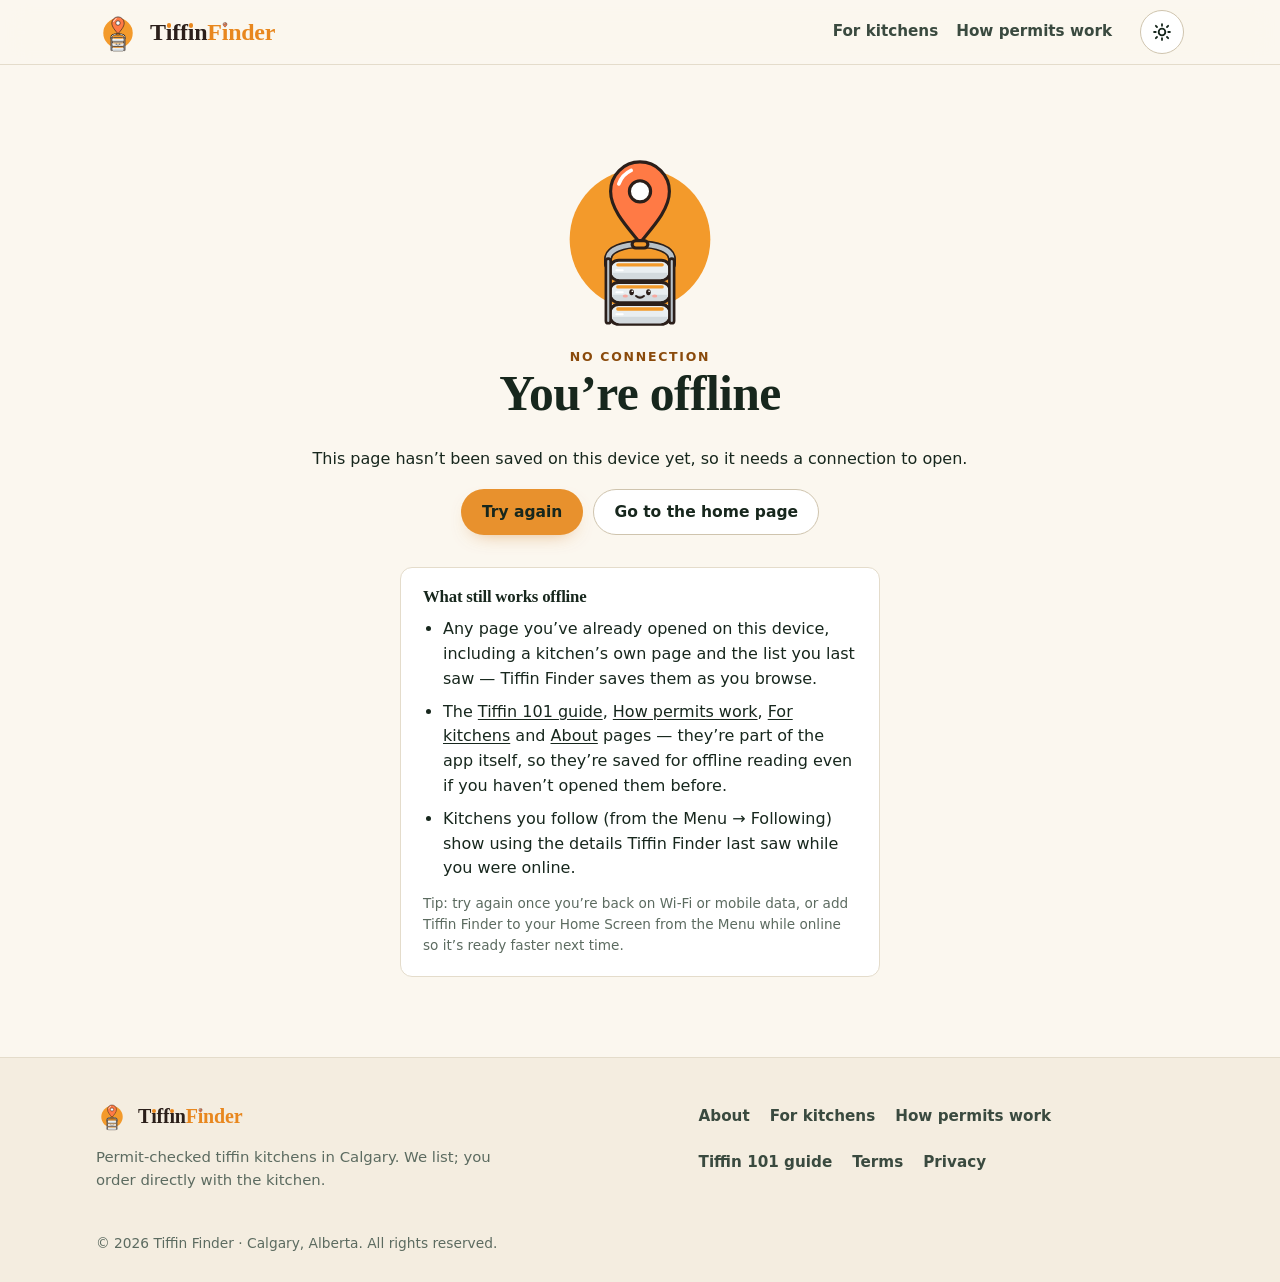
<file: offline.html>
<!doctype html>
<html lang="en-CA">
<head>
  <meta charset="utf-8">
  <meta http-equiv="Content-Security-Policy" content="default-src 'self'; script-src 'self' 'sha256-7+28wn6pdLDm9NgAY9XG1CdC7HtTNrSTUsixXFKFghs=' 'sha256-J+xASHBHcj7Z6purppfpjdA1vHzePKJOoH6E7b+cYeE='; style-src 'self' 'sha256-7+NYTldlBKdpIdlu3ELDVfmJemWQ8RJPIcJU4FZ4Tog=' https://fonts.googleapis.com; font-src https://fonts.gstatic.com; img-src 'self' data:; connect-src 'self'; manifest-src 'self'; worker-src 'self'; base-uri 'self'; form-action 'self'; object-src 'none'; upgrade-insecure-requests">
  <meta name="referrer" content="strict-origin-when-cross-origin">
  <script>
  /* The service worker serves this page, offline, for any address it has
     no saved copy of, at any depth. Set <base> to the app root before any
     relative URL below is read, so styles, scripts, icons and links resolve
     from the site root. Data-free; on file:// it does nothing and the page
     stays relative. */
  (function () {
    var l = window.location;
    if (l.protocol !== 'http:' && l.protocol !== 'https:') return;
    var p = l.pathname, base;
    var i = p.lastIndexOf('/offline.html');
    if (i !== -1 && i === p.length - 13) base = p.slice(0, i + 1);
    else if (/\.github\.io$/i.test(l.hostname)) { var s = p.split('/').filter(Boolean); base = s.length ? '/' + s[0] + '/' : '/'; }
    else base = '/';
    var b = document.createElement('base');
    b.href = l.origin + base;
    document.head.appendChild(b);
  })();
  </script>
  <meta name="viewport" content="width=device-width, initial-scale=1, viewport-fit=cover">
  <title>You’re offline — Tiffin Finder</title>
  <meta name="robots" content="noindex">
  <meta name="theme-color" media="(prefers-color-scheme: light)" content="#1f5c3a">
  <meta name="theme-color" media="(prefers-color-scheme: dark)" content="#101a14">
  <meta name="color-scheme" content="light dark">
  <link rel="icon" href="./icons/favicon.svg" type="image/svg+xml">
  <link rel="apple-touch-icon" href="./icons/apple-touch-icon.png">
  <link rel="preconnect" href="https://fonts.googleapis.com">
  <link rel="preconnect" href="https://fonts.gstatic.com" crossorigin>
  <link rel="stylesheet" href="https://fonts.googleapis.com/css2?family=Fraunces:opsz,wght@9..144,500..700&family=Manrope:wght@400..800&family=Baloo+2:wght@800&display=swap">
  <!-- Critical fallback. The base script above normally makes styles.css load
       even at deep paths; this block keeps the page composed if JavaScript is
       off at a deep path or the stylesheet fails. styles.css comes later, so it
       wins whenever it loads (including showing the header buttons). -->
  <style>
    :root { color-scheme: light dark; }
    *, *::before, *::after { box-sizing: border-box; }
    body { margin: 0; min-height: 100vh; display: flex; flex-direction: column; background: #fbf7ef; color: #17271d; font-family: "Manrope", "Segoe UI", system-ui, -apple-system, Roboto, "Helvetica Neue", Arial, sans-serif; line-height: 1.55; -webkit-font-smoothing: antialiased; }
    @media (prefers-color-scheme: dark) { body { background: #101a14; color: #eef2ec; } .btn-secondary { background: #18261e; border-color: #3a4f42; color: #eef2ec; } .dabba-tile { background: #3a2a17; } .eyebrow { color: #f4b36a; } .site-footer { background: #14211a; border-color: #2a3b31; } }
    main { flex: 1 0 auto; }
    svg { display: block; }
    .wrap { width: 100%; max-width: 1120px; margin-inline: auto; padding-inline: 16px; }
    .header-inner { display: flex; align-items: center; gap: 18px; min-height: 64px; }
    .brand { display: inline-flex; align-items: center; gap: 10px; min-height: 44px; text-decoration: none; color: inherit; }
    .logo { width: 40px; height: 40px; }
    .footer-brand .logo { width: 32px; height: 32px; }
    .wordmark { font-family: "Baloo 2", "Fraunces", Georgia, serif; font-weight: 800; font-size: 1.25rem; line-height: 1; white-space: nowrap; }
    .wordmark .wm-a { color: #2b1f1a; }
    .wordmark .wm-b { color: #e8871e; }
    .wordmark .wm-i { position: relative; display: inline-block; }
    .wordmark .wm-i::after { content: ""; position: absolute; left: 50%; top: .13em; width: .2em; height: .2em; margin-left: -.1em; border-radius: 50%; background: #e8871e; }
    @media (prefers-color-scheme: dark) { .wordmark .wm-a { color: #fbf2e4; } }
    .site-nav { display: flex; gap: 18px; margin-left: auto; }
    .site-nav a { display: inline-flex; align-items: center; min-height: 44px; font-weight: 600; font-size: 0.95rem; text-decoration: none; color: inherit; }
    .notfound { text-align: center; padding: 64px 16px 80px; }
    .notfound h1 { font-family: "Fraunces", "Iowan Old Style", Georgia, serif; font-weight: 600; font-size: clamp(1.9rem, 1.3rem + 3vw, 3.1rem); line-height: 1.12; letter-spacing: -0.012em; margin: 0 0 0.5em; text-wrap: balance; }
    .eyebrow { margin: 0; font-size: 0.78rem; font-weight: 800; letter-spacing: 0.14em; text-transform: uppercase; color: #8a4a0b; }
    .dabba-tile { display: grid; place-items: center; width: 92px; height: 92px; margin: 0 auto 20px; border-radius: 26px; background: #fce9d2; }
    .dabba { width: 64px; height: 64px; }
    .page-actions { display: flex; flex-wrap: wrap; justify-content: center; gap: 10px; margin: 18px 0; }
    .btn { display: inline-flex; align-items: center; justify-content: center; min-height: 46px; padding: 10px 20px; border-radius: 999px; border: 1px solid transparent; font-weight: 700; font-size: 0.97rem; text-decoration: none; color: #17271d; background: #f7f1e6; }
    .btn-primary { background: #e8912d; }
    .btn-secondary { background: #ffffff; border-color: #cfc4ae; }
    .site-footer { border-top: 1px solid #e4dccb; background: #f4ede0; font-size: 0.93rem; }
    .footer-inner { display: grid; gap: 16px; padding-block: 32px 28px; }
    .footer-brand p, .footer-copy { margin: 0; color: #5c6b60; }
    @media (prefers-color-scheme: dark) { .footer-brand p, .footer-copy { color: #93a398; } }
    .footer-nav ul { list-style: none; margin: 0; padding: 0; display: flex; flex-wrap: wrap; gap: 2px 20px; }
    .footer-nav a { display: inline-flex; align-items: center; min-height: 44px; font-weight: 600; text-decoration: none; color: inherit; }
    .menu-btn, .theme-toggle { display:none; }
    .offline-still-works { margin: 28px auto 0; max-width: 480px; text-align: left; }
    .offline-still-works h2 { font-family: "Fraunces", "Iowan Old Style", Georgia, serif; font-weight: 600; font-size: 1.05rem; margin: 0 0 10px; }
    .offline-still-works ul { margin: 0 0 12px; padding-left: 20px; }
    .offline-still-works li { margin-bottom: 8px; }
    .offline-still-works a { color: inherit; }
    .offline-still-works .fine { margin: 0; font-size: 0.85rem; color: #5c6b60; }
    @media (prefers-color-scheme: dark) { .offline-still-works .fine { color: #93a398; } }
  </style>
  <script src="./early.js?v=tf-v1.50.0"></script>
  <link rel="stylesheet" href="./styles.css?v=tf-v1.50.0">
  <script src="./app.js?v=tf-v1.50.0" defer></script>
  <script type="speculationrules">
  {
    "prefetch": [
      {
        "source": "document",
        "where": {
          "and": [
            { "href_matches": "/*" },
            { "not": { "href_matches": { "search": "*demo=1*" } } },
            { "not": { "selector_matches": "[href^=\"mailto:\"]" } },
            { "not": { "selector_matches": "[href^=\"tel:\"]" } },
            { "not": { "selector_matches": "[href^=\"https://wa.me/\"]" } }
          ]
        },
        "eagerness": "moderate"
      }
    ]
  }
  </script>
</head>
<body data-page="offline">
  <a class="skip-link" href="#main">Skip to content</a>

  <header class="site-header">
    <div class="wrap header-inner">
      <a class="brand" href="./" aria-label="Tiffin Finder home">
        <svg class="logo" viewBox="0 0 400 400" aria-hidden="true" focusable="false"><circle cx="200" cy="210" r="134" fill="#f39a2b"/>
<g transform="translate(0 118.7)"><path d="M200 98.0C174.8 67.2 144 34.7 144 0a56 56 0 0 1 112 0c0 34.7-30.8 67.2-56 98.0Z" fill="#ff7a45" stroke="#2b1f1a" stroke-width="6" stroke-linejoin="round"/><circle cx="200" cy="0" r="20.2" fill="#fff" stroke="#2b1f1a" stroke-width="6"/><path d="M159.7 -14.0a44.8 44.8 0 0 1 23.5-25.8" fill="none" stroke="#fff" stroke-width="7" stroke-linecap="round"/></g>
<path d="M139.0 258V248C139.0 210.1 261.0 210.1 261.0 248V258" fill="none" stroke="#2b1f1a" stroke-width="15" stroke-linecap="round"/>
<path d="M139.0 258V248C139.0 210.1 261.0 210.1 261.0 248V258" fill="none" stroke="#b9c1c7" stroke-width="9" stroke-linecap="round"/>
<rect x="185" y="212.7" width="30" height="14" rx="7" fill="#f39a2b" stroke="#2b1f1a" stroke-width="6"/>
<rect x="142.0" y="250.0" width="116" height="38" rx="17.5" fill="#e9eef1" stroke="#2b1f1a" stroke-width="6"/>
<path d="M147.0 273.6H253.0V272.3a14.0 14.0 0 0 1-14.0 14.0H161.0a14.0 14.0 0 0 1-14.0-14.0Z" fill="#d3dade"/>
<rect x="154.6" y="255.5" width="90.8" height="6.5" rx="3.2" fill="#f39a2b"/>
<path d="M155.0 269.0h12" stroke="#fff" stroke-width="4" stroke-linecap="round"/>
<rect x="142.0" y="292.0" width="116" height="38" rx="17.5" fill="#e9eef1" stroke="#2b1f1a" stroke-width="6"/>
<path d="M147.0 315.6H253.0V314.3a14.0 14.0 0 0 1-14.0 14.0H161.0a14.0 14.0 0 0 1-14.0-14.0Z" fill="#d3dade"/>
<rect x="154.6" y="297.5" width="90.8" height="6.5" rx="3.2" fill="#f39a2b"/>
<path d="M155.0 311.0h12" stroke="#fff" stroke-width="4" stroke-linecap="round"/>
<rect x="142.0" y="334.0" width="116" height="38" rx="17.5" fill="#e9eef1" stroke="#2b1f1a" stroke-width="6"/>
<path d="M147.0 357.6H253.0V356.3a14.0 14.0 0 0 1-14.0 14.0H161.0a14.0 14.0 0 0 1-14.0-14.0Z" fill="#d3dade"/>
<rect x="154.6" y="339.5" width="90.8" height="6.5" rx="3.2" fill="#f39a2b"/>
<path d="M155.0 353.0h12" stroke="#fff" stroke-width="4" stroke-linecap="round"/>
<rect x="135.0" y="247" width="9" height="123" rx="4.5" fill="#b9c1c7" stroke="#2b1f1a" stroke-width="5"/>
<rect x="256.0" y="247" width="9" height="123" rx="4.5" fill="#b9c1c7" stroke="#2b1f1a" stroke-width="5"/>
<ellipse cx="184" cy="311.0" rx="4.4" ry="5.8" fill="#2b1f1a"/><ellipse cx="216" cy="311.0" rx="4.4" ry="5.8" fill="#2b1f1a"/>
<circle cx="185.4" cy="309.0" r="1.6" fill="#fff"/><circle cx="217.4" cy="309.0" r="1.6" fill="#fff"/>
<path d="M192.5 318.0q7.5 6.5 15 0" fill="none" stroke="#2b1f1a" stroke-width="3.8" stroke-linecap="round"/>
<ellipse cx="172" cy="318.0" rx="5" ry="3" fill="#f7a9a0"/><ellipse cx="228" cy="318.0" rx="5" ry="3" fill="#f7a9a0"/></svg>
        <span class="wordmark" aria-hidden="true"><span class="wm-a">T<span class="wm-i">ı</span>ff<span class="wm-i">ı</span>n</span><span class="wm-b">F<span class="wm-i wm-pin">ı</span>nder</span></span><span class="visually-hidden">Tiffin Finder</span>
      </a>
      <nav class="site-nav" aria-label="Primary">
        <a href="./kitchens.html">For kitchens</a>
        <a href="./permitted.html">How permits work</a>
      </nav>
      <div class="header-actions">
        <button type="button" class="icon-btn theme-toggle" id="theme-toggle" aria-label="Switch to dark theme">
          <svg class="icon-sun" viewBox="0 0 24 24" fill="none" stroke="currentColor" stroke-width="2.2" stroke-linecap="round" aria-hidden="true" focusable="false"><circle cx="12" cy="12" r="4"/><path d="M12 2.5v2M12 19.5v2M4.6 4.6l1.4 1.4M18 18l1.4 1.4M2.5 12h2M19.5 12h2M4.6 19.4L6 18M18 6l1.4-1.4"/></svg>
          <svg class="icon-moon" viewBox="0 0 24 24" fill="none" stroke="currentColor" stroke-width="2.2" stroke-linecap="round" stroke-linejoin="round" aria-hidden="true" focusable="false"><path d="M20 14.5A8.5 8.5 0 0 1 9.5 4a8.5 8.5 0 1 0 10.5 10.5z"/></svg>
        </button>
        <button type="button" class="icon-btn menu-btn" id="menu-btn" aria-label="Menu" aria-expanded="false" aria-controls="nav-sheet">
          <svg viewBox="0 0 24 24" fill="none" stroke="currentColor" stroke-width="2.2" stroke-linecap="round" aria-hidden="true" focusable="false"><path d="M4 7h16M4 12h16M4 17h11"/></svg>
        </button>
      </div>
    </div>
  </header>

  <main id="main" tabindex="-1">
    <div class="wrap notfound">
      <div class="dabba-tile large mascot-tile" aria-hidden="true">
        <svg class="dabba mascot-glyph" viewBox="0 0 400 400" focusable="false"><circle cx="200" cy="210" r="134" fill="#f39a2b"/>
<g transform="translate(0 118.7)"><path d="M200 98.0C174.8 67.2 144 34.7 144 0a56 56 0 0 1 112 0c0 34.7-30.8 67.2-56 98.0Z" fill="#ff7a45" stroke="#2b1f1a" stroke-width="6" stroke-linejoin="round"/><circle cx="200" cy="0" r="20.2" fill="#fff" stroke="#2b1f1a" stroke-width="6"/><path d="M159.7 -14.0a44.8 44.8 0 0 1 23.5-25.8" fill="none" stroke="#fff" stroke-width="7" stroke-linecap="round"/></g>
<path d="M139.0 258V248C139.0 210.1 261.0 210.1 261.0 248V258" fill="none" stroke="#2b1f1a" stroke-width="15" stroke-linecap="round"/>
<path d="M139.0 258V248C139.0 210.1 261.0 210.1 261.0 248V258" fill="none" stroke="#b9c1c7" stroke-width="9" stroke-linecap="round"/>
<rect x="185" y="212.7" width="30" height="14" rx="7" fill="#f39a2b" stroke="#2b1f1a" stroke-width="6"/>
<rect x="142.0" y="250.0" width="116" height="38" rx="17.5" fill="#e9eef1" stroke="#2b1f1a" stroke-width="6"/>
<path d="M147.0 273.6H253.0V272.3a14.0 14.0 0 0 1-14.0 14.0H161.0a14.0 14.0 0 0 1-14.0-14.0Z" fill="#d3dade"/>
<rect x="154.6" y="255.5" width="90.8" height="6.5" rx="3.2" fill="#f39a2b"/>
<path d="M155.0 269.0h12" stroke="#fff" stroke-width="4" stroke-linecap="round"/>
<rect x="142.0" y="292.0" width="116" height="38" rx="17.5" fill="#e9eef1" stroke="#2b1f1a" stroke-width="6"/>
<path d="M147.0 315.6H253.0V314.3a14.0 14.0 0 0 1-14.0 14.0H161.0a14.0 14.0 0 0 1-14.0-14.0Z" fill="#d3dade"/>
<rect x="154.6" y="297.5" width="90.8" height="6.5" rx="3.2" fill="#f39a2b"/>
<path d="M155.0 311.0h12" stroke="#fff" stroke-width="4" stroke-linecap="round"/>
<rect x="142.0" y="334.0" width="116" height="38" rx="17.5" fill="#e9eef1" stroke="#2b1f1a" stroke-width="6"/>
<path d="M147.0 357.6H253.0V356.3a14.0 14.0 0 0 1-14.0 14.0H161.0a14.0 14.0 0 0 1-14.0-14.0Z" fill="#d3dade"/>
<rect x="154.6" y="339.5" width="90.8" height="6.5" rx="3.2" fill="#f39a2b"/>
<path d="M155.0 353.0h12" stroke="#fff" stroke-width="4" stroke-linecap="round"/>
<rect x="135.0" y="247" width="9" height="123" rx="4.5" fill="#b9c1c7" stroke="#2b1f1a" stroke-width="5"/>
<rect x="256.0" y="247" width="9" height="123" rx="4.5" fill="#b9c1c7" stroke="#2b1f1a" stroke-width="5"/>
<ellipse cx="184" cy="311.0" rx="4.4" ry="5.8" fill="#2b1f1a"/><ellipse cx="216" cy="311.0" rx="4.4" ry="5.8" fill="#2b1f1a"/>
<circle cx="185.4" cy="309.0" r="1.6" fill="#fff"/><circle cx="217.4" cy="309.0" r="1.6" fill="#fff"/>
<path d="M192.5 318.0q7.5 6.5 15 0" fill="none" stroke="#2b1f1a" stroke-width="3.8" stroke-linecap="round"/>
<ellipse cx="172" cy="318.0" rx="5" ry="3" fill="#f7a9a0"/><ellipse cx="228" cy="318.0" rx="5" ry="3" fill="#f7a9a0"/></svg>
      </div>
      <p class="eyebrow">No connection</p>
      <h1>You’re offline</h1>
      <p>This page hasn’t been saved on this device yet, so it needs a connection to open.</p>
      <div class="page-actions">
        <button type="button" class="btn btn-primary" id="offline-retry">Try again</button>
        <a class="btn btn-secondary" href="./">Go to the home page</a>
      </div>
      <div class="offline-still-works">
        <h2>What still works offline</h2>
        <ul>
          <li>Any page you’ve already opened on this device, including a kitchen’s own page and the list you last saw — Tiffin Finder saves them as you browse.</li>
          <li>The <a href="./guide.html">Tiffin 101 guide</a>, <a href="./permitted.html">How permits work</a>, <a href="./kitchens.html">For kitchens</a> and <a href="./about.html">About</a> pages — they’re part of the app itself, so they’re saved for offline reading even if you haven’t opened them before.</li>
          <li>Kitchens you follow (from the Menu → Following) show using the details Tiffin Finder last saw while you were online.</li>
        </ul>
        <p class="fine">Tip: try again once you’re back on Wi-Fi or mobile data, or add Tiffin Finder to your Home Screen from the Menu while online so it’s ready faster next time.</p>
      </div>
    </div>
  </main>

  <footer class="site-footer">
    <div class="wrap footer-inner">
      <div class="footer-brand">
        <a class="brand" href="./" aria-label="Tiffin Finder home">
          <svg class="logo" viewBox="0 0 400 400" aria-hidden="true" focusable="false"><circle cx="200" cy="210" r="134" fill="#f39a2b"/>
<g transform="translate(0 118.7)"><path d="M200 98.0C174.8 67.2 144 34.7 144 0a56 56 0 0 1 112 0c0 34.7-30.8 67.2-56 98.0Z" fill="#ff7a45" stroke="#2b1f1a" stroke-width="6" stroke-linejoin="round"/><circle cx="200" cy="0" r="20.2" fill="#fff" stroke="#2b1f1a" stroke-width="6"/><path d="M159.7 -14.0a44.8 44.8 0 0 1 23.5-25.8" fill="none" stroke="#fff" stroke-width="7" stroke-linecap="round"/></g>
<path d="M139.0 258V248C139.0 210.1 261.0 210.1 261.0 248V258" fill="none" stroke="#2b1f1a" stroke-width="15" stroke-linecap="round"/>
<path d="M139.0 258V248C139.0 210.1 261.0 210.1 261.0 248V258" fill="none" stroke="#b9c1c7" stroke-width="9" stroke-linecap="round"/>
<rect x="185" y="212.7" width="30" height="14" rx="7" fill="#f39a2b" stroke="#2b1f1a" stroke-width="6"/>
<rect x="142.0" y="250.0" width="116" height="38" rx="17.5" fill="#e9eef1" stroke="#2b1f1a" stroke-width="6"/>
<path d="M147.0 273.6H253.0V272.3a14.0 14.0 0 0 1-14.0 14.0H161.0a14.0 14.0 0 0 1-14.0-14.0Z" fill="#d3dade"/>
<rect x="154.6" y="255.5" width="90.8" height="6.5" rx="3.2" fill="#f39a2b"/>
<path d="M155.0 269.0h12" stroke="#fff" stroke-width="4" stroke-linecap="round"/>
<rect x="142.0" y="292.0" width="116" height="38" rx="17.5" fill="#e9eef1" stroke="#2b1f1a" stroke-width="6"/>
<path d="M147.0 315.6H253.0V314.3a14.0 14.0 0 0 1-14.0 14.0H161.0a14.0 14.0 0 0 1-14.0-14.0Z" fill="#d3dade"/>
<rect x="154.6" y="297.5" width="90.8" height="6.5" rx="3.2" fill="#f39a2b"/>
<path d="M155.0 311.0h12" stroke="#fff" stroke-width="4" stroke-linecap="round"/>
<rect x="142.0" y="334.0" width="116" height="38" rx="17.5" fill="#e9eef1" stroke="#2b1f1a" stroke-width="6"/>
<path d="M147.0 357.6H253.0V356.3a14.0 14.0 0 0 1-14.0 14.0H161.0a14.0 14.0 0 0 1-14.0-14.0Z" fill="#d3dade"/>
<rect x="154.6" y="339.5" width="90.8" height="6.5" rx="3.2" fill="#f39a2b"/>
<path d="M155.0 353.0h12" stroke="#fff" stroke-width="4" stroke-linecap="round"/>
<rect x="135.0" y="247" width="9" height="123" rx="4.5" fill="#b9c1c7" stroke="#2b1f1a" stroke-width="5"/>
<rect x="256.0" y="247" width="9" height="123" rx="4.5" fill="#b9c1c7" stroke="#2b1f1a" stroke-width="5"/>
<ellipse cx="184" cy="311.0" rx="4.4" ry="5.8" fill="#2b1f1a"/><ellipse cx="216" cy="311.0" rx="4.4" ry="5.8" fill="#2b1f1a"/>
<circle cx="185.4" cy="309.0" r="1.6" fill="#fff"/><circle cx="217.4" cy="309.0" r="1.6" fill="#fff"/>
<path d="M192.5 318.0q7.5 6.5 15 0" fill="none" stroke="#2b1f1a" stroke-width="3.8" stroke-linecap="round"/>
<ellipse cx="172" cy="318.0" rx="5" ry="3" fill="#f7a9a0"/><ellipse cx="228" cy="318.0" rx="5" ry="3" fill="#f7a9a0"/></svg>
          <span class="wordmark" aria-hidden="true"><span class="wm-a">T<span class="wm-i">ı</span>ff<span class="wm-i">ı</span>n</span><span class="wm-b">F<span class="wm-i wm-pin">ı</span>nder</span></span><span class="visually-hidden">Tiffin Finder</span>
        </a>
        <p>Permit-checked tiffin kitchens in Calgary. We list; you order directly with the kitchen.</p>
      </div>
      <nav class="footer-nav" aria-label="Footer">
        <ul>
          <li><a href="./about.html">About</a></li>
          <li><a href="./kitchens.html">For kitchens</a></li>
          <li><a href="./permitted.html">How permits work</a></li>
          <li><a href="./guide.html">Tiffin 101 guide</a></li>
          <li><a href="./terms.html">Terms</a></li>
          <li><a href="./privacy.html">Privacy</a></li>
        </ul>
      </nav>
      <p class="footer-copy">© 2026 Tiffin Finder · Calgary, Alberta. All rights reserved.</p>
    </div>
  </footer>

  <div class="sheet nav-sheet" id="nav-sheet" hidden>
    <button type="button" class="sheet-backdrop" tabindex="-1" aria-label="Close menu" data-close-nav></button>
    <div class="sheet-panel" role="dialog" aria-modal="true" aria-labelledby="nav-sheet-title">
      <div class="sheet-handle" aria-hidden="true"></div>
      <div class="nav-sheet-head">
        <h2 id="nav-sheet-title">Menu</h2>
        <button type="button" class="icon-btn" data-close-nav aria-label="Close menu"><svg viewBox="0 0 24 24" fill="none" stroke="currentColor" stroke-width="2.2" stroke-linecap="round" aria-hidden="true" focusable="false"><path d="M6 6l12 12M18 6L6 18"/></svg></button>
      </div>
      <nav aria-label="Site">
        <ul class="nav-sheet-list">
          <li><a href="./" data-nav="browse">Browse kitchens <svg class="nav-chev" viewBox="0 0 24 24" fill="none" stroke="currentColor" stroke-width="2.2" stroke-linecap="round" stroke-linejoin="round" aria-hidden="true" focusable="false"><path d="M9 6l6 6-6 6"/></svg></a></li>
          <li><a href="./kitchens.html" data-nav="kitchens">For kitchens <svg class="nav-chev" viewBox="0 0 24 24" fill="none" stroke="currentColor" stroke-width="2.2" stroke-linecap="round" stroke-linejoin="round" aria-hidden="true" focusable="false"><path d="M9 6l6 6-6 6"/></svg></a></li>
          <li><a href="./permitted.html" data-nav="permitted">How permits work <svg class="nav-chev" viewBox="0 0 24 24" fill="none" stroke="currentColor" stroke-width="2.2" stroke-linecap="round" stroke-linejoin="round" aria-hidden="true" focusable="false"><path d="M9 6l6 6-6 6"/></svg></a></li>
          <li><a href="./guide.html" data-nav="guide">Tiffin 101 guide <svg class="nav-chev" viewBox="0 0 24 24" fill="none" stroke="currentColor" stroke-width="2.2" stroke-linecap="round" stroke-linejoin="round" aria-hidden="true" focusable="false"><path d="M9 6l6 6-6 6"/></svg></a></li>
          <li><a href="./about.html" data-nav="about">About <svg class="nav-chev" viewBox="0 0 24 24" fill="none" stroke="currentColor" stroke-width="2.2" stroke-linecap="round" stroke-linejoin="round" aria-hidden="true" focusable="false"><path d="M9 6l6 6-6 6"/></svg></a></li>
        </ul>
      </nav>
    </div>
  </div>
</body>
</html>
</file>
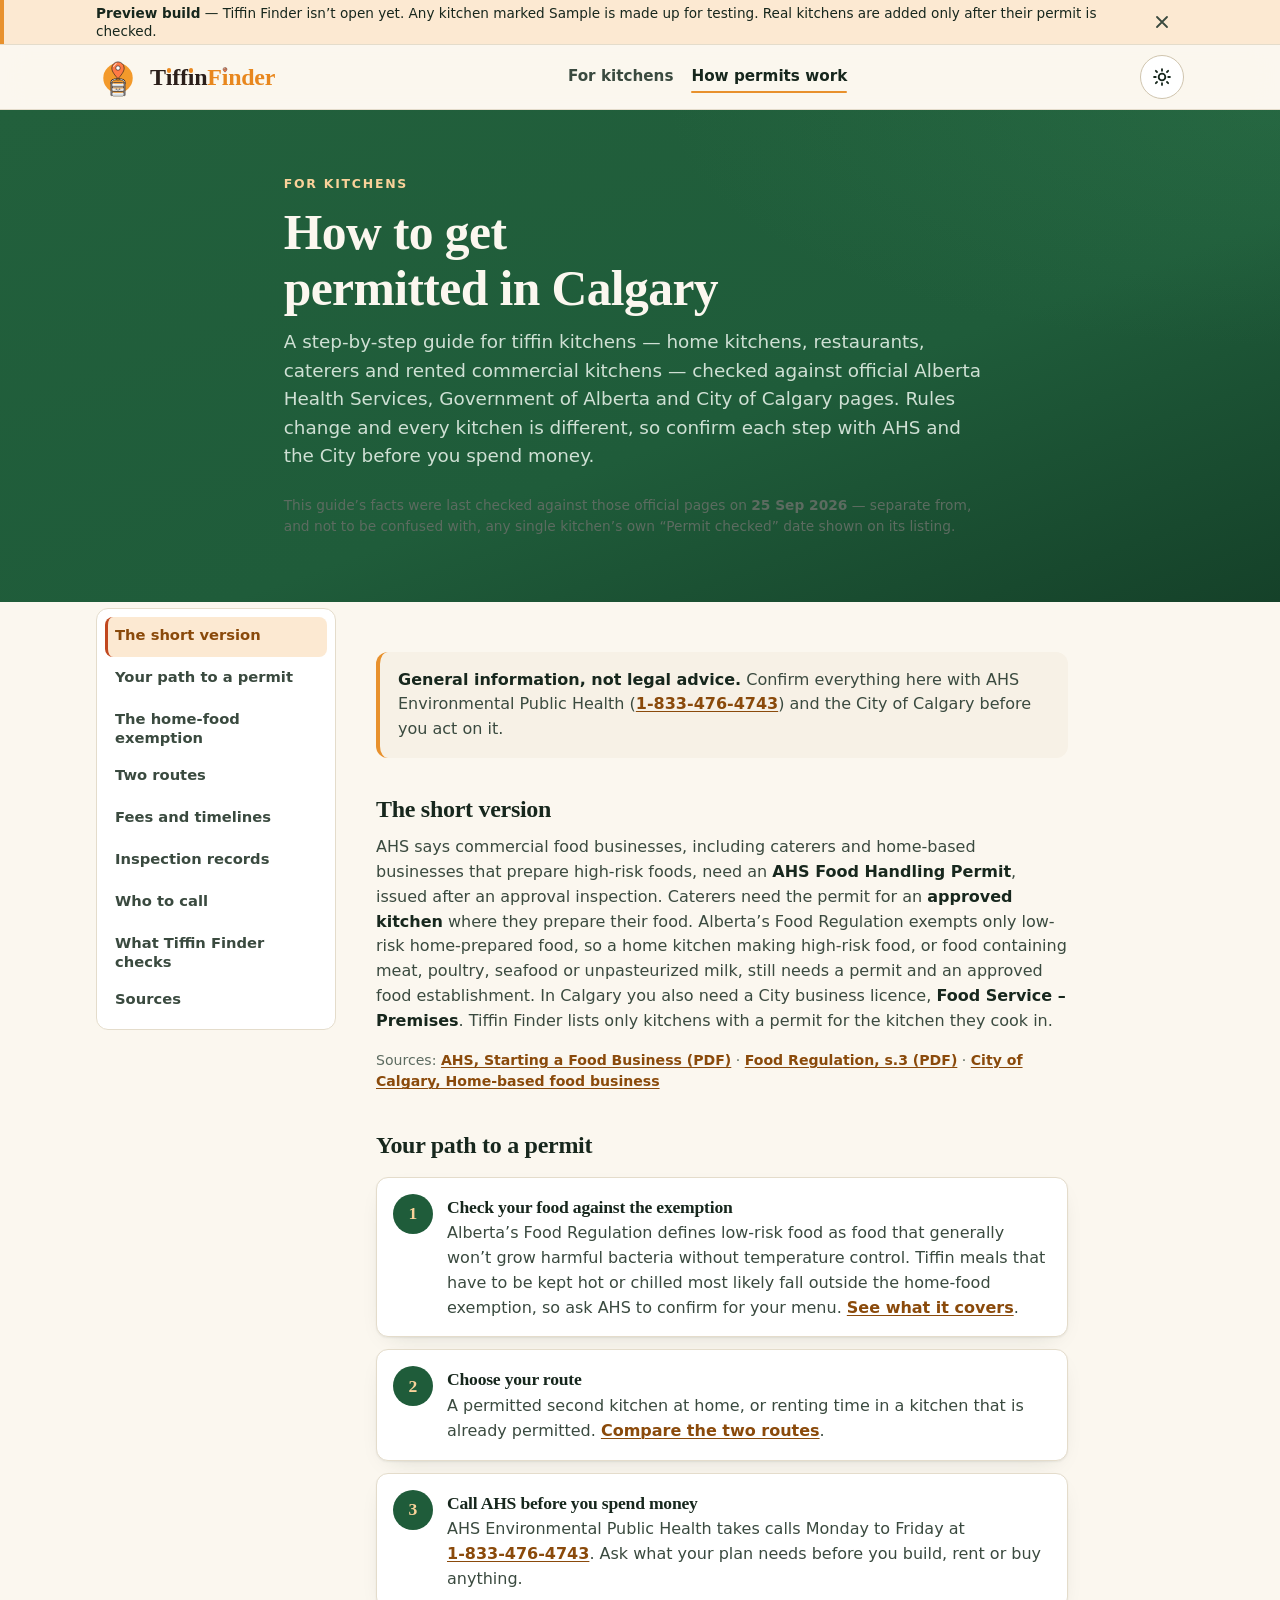
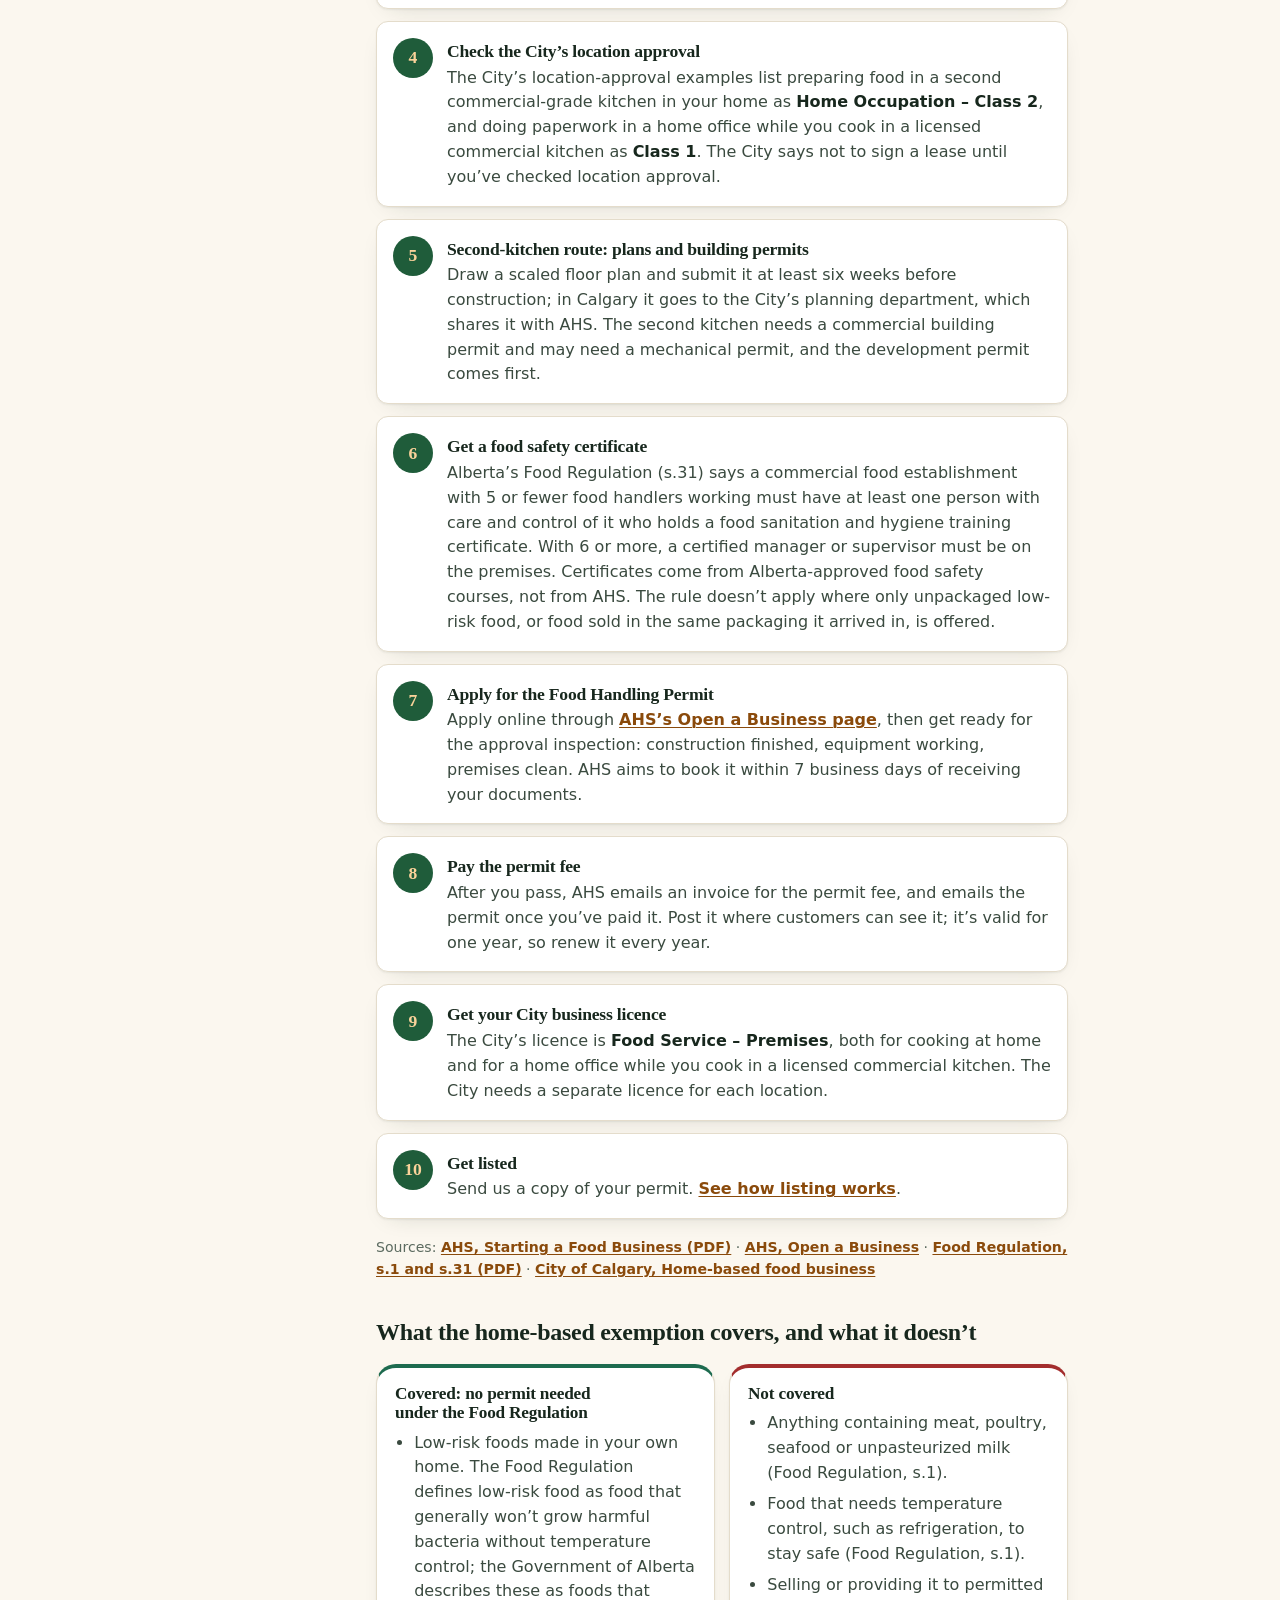
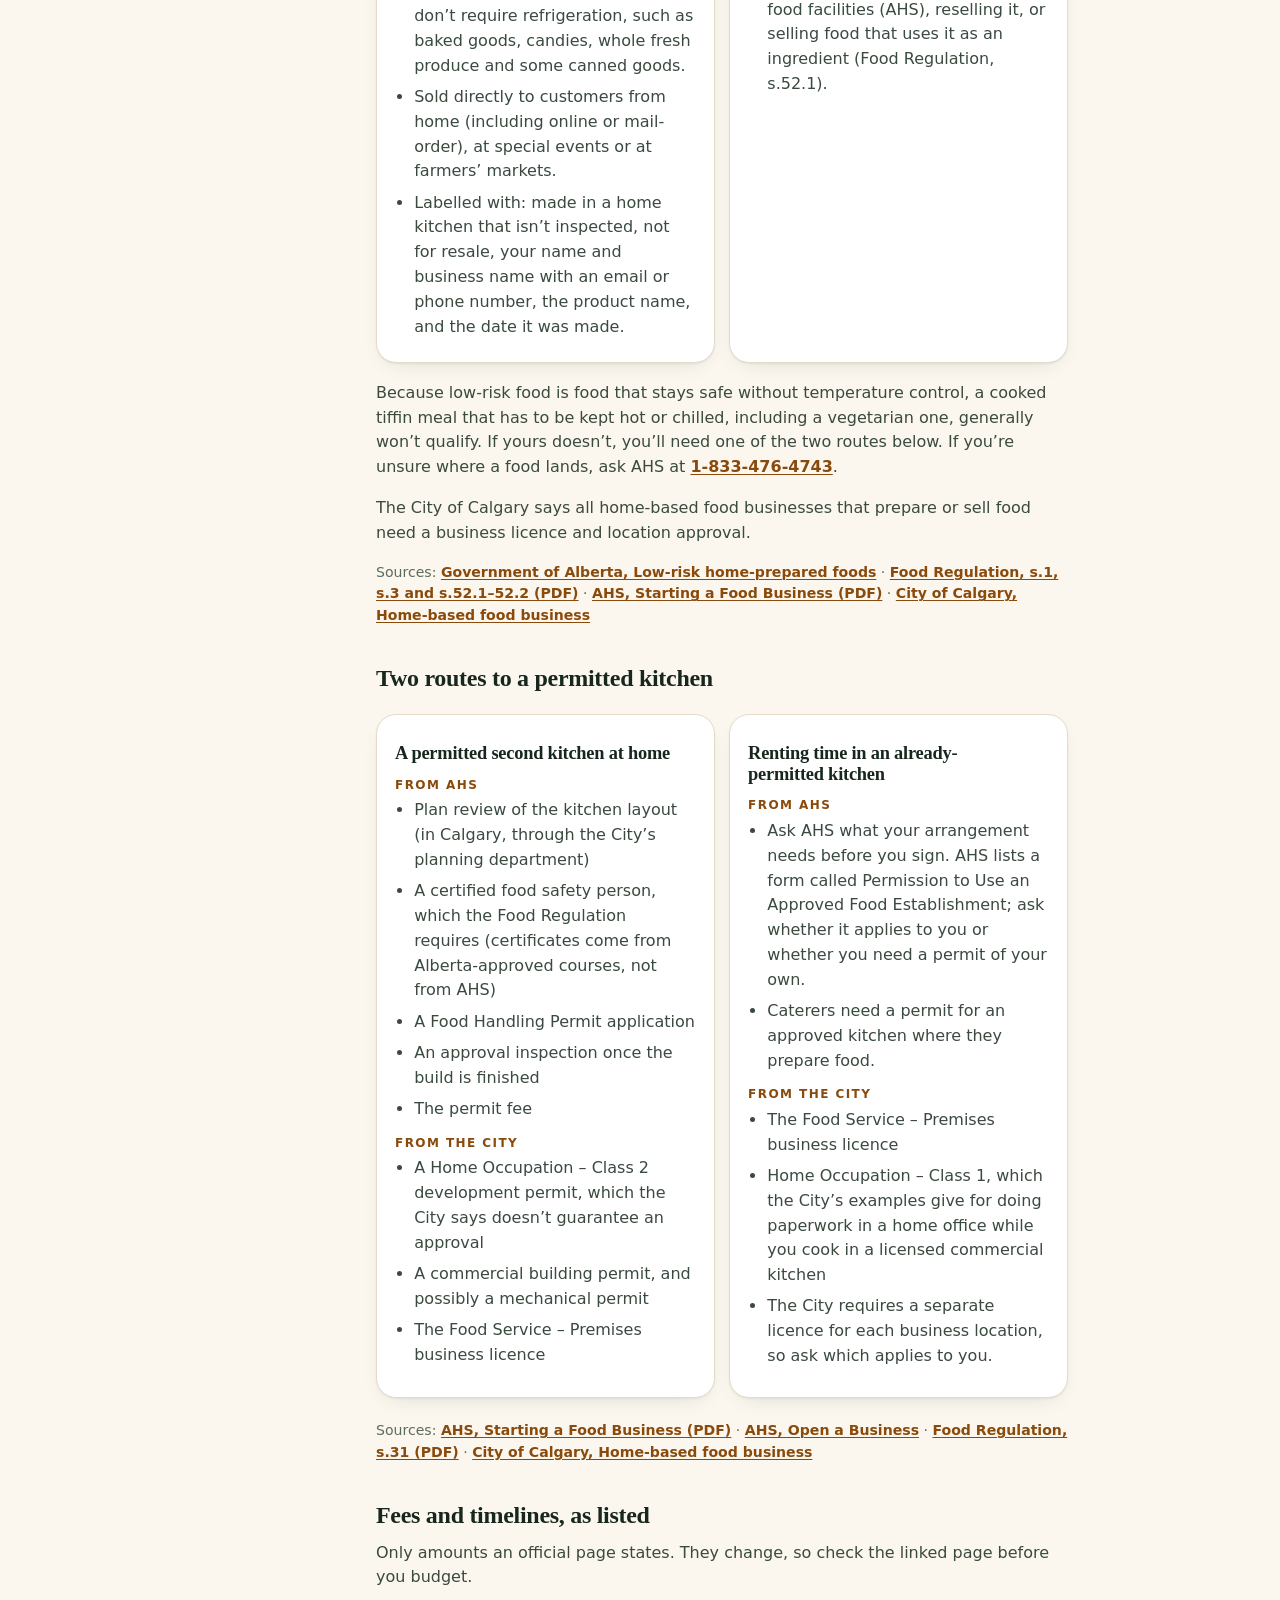
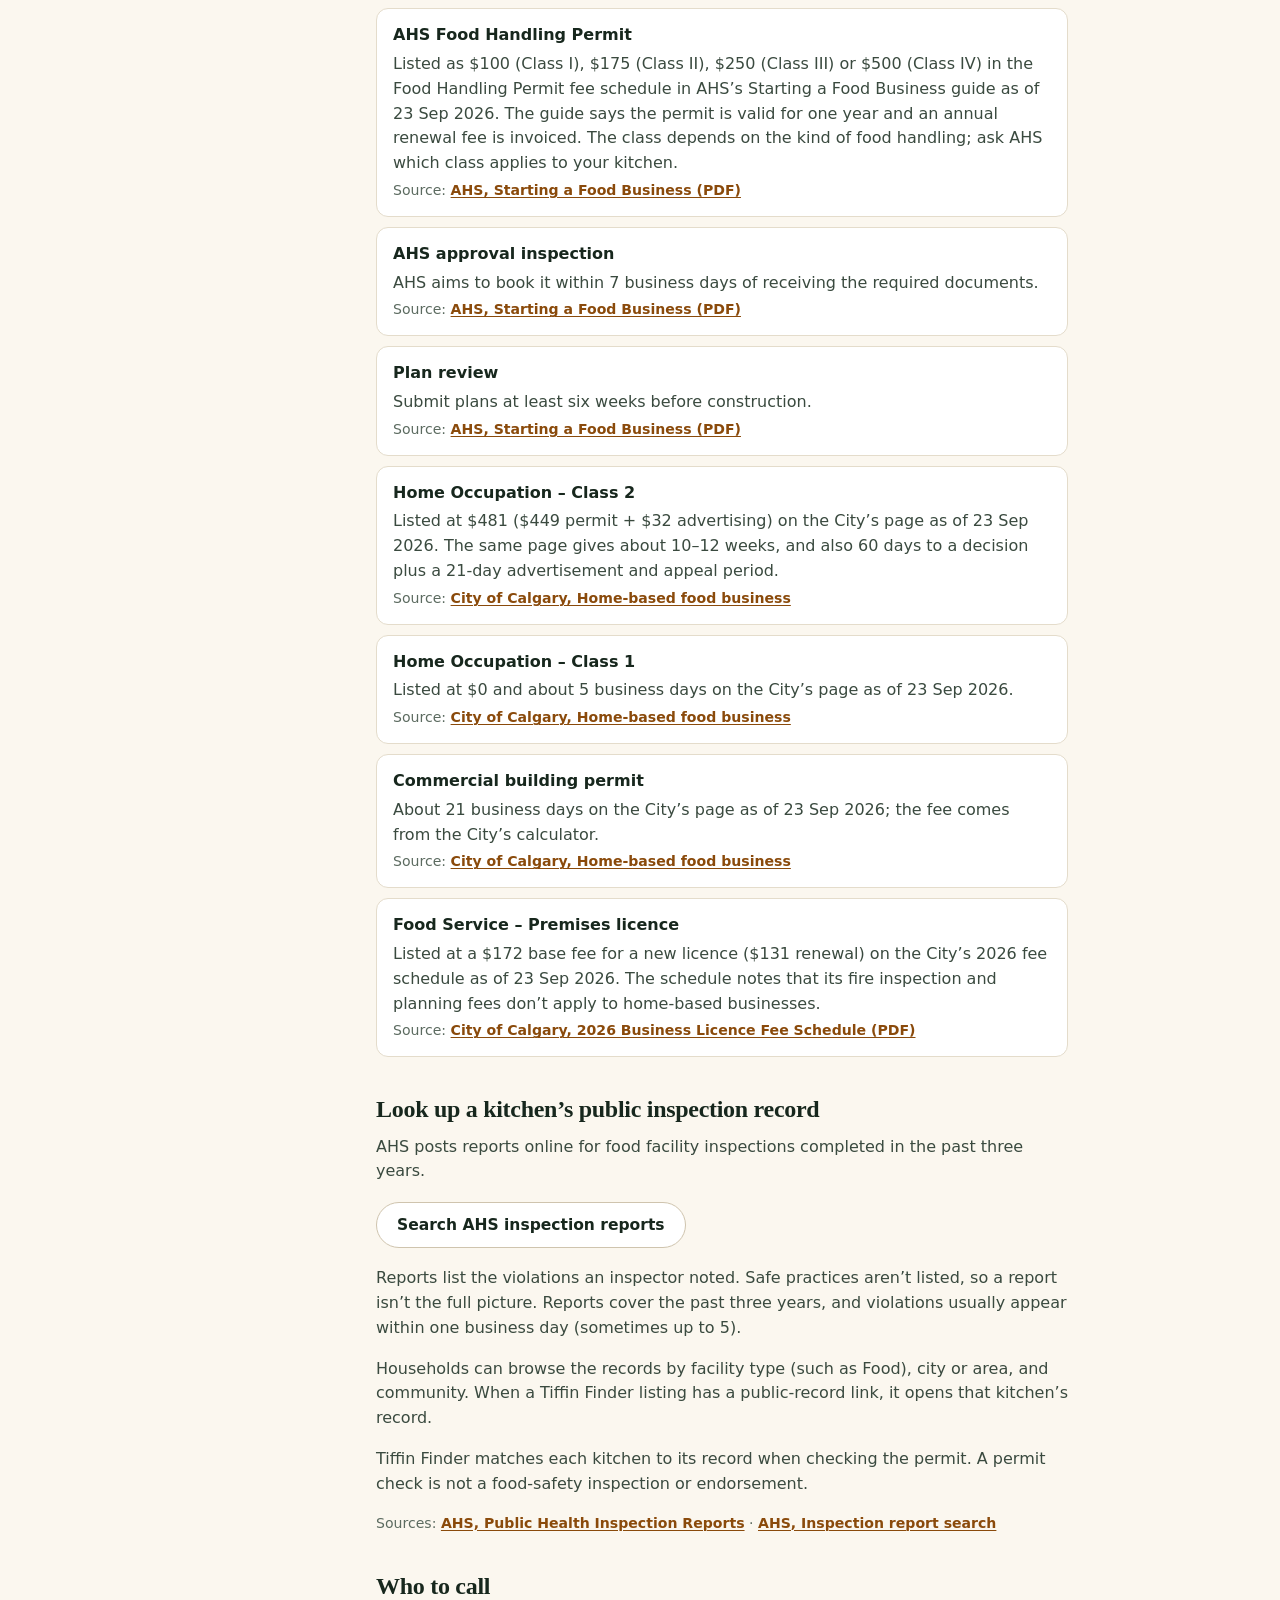
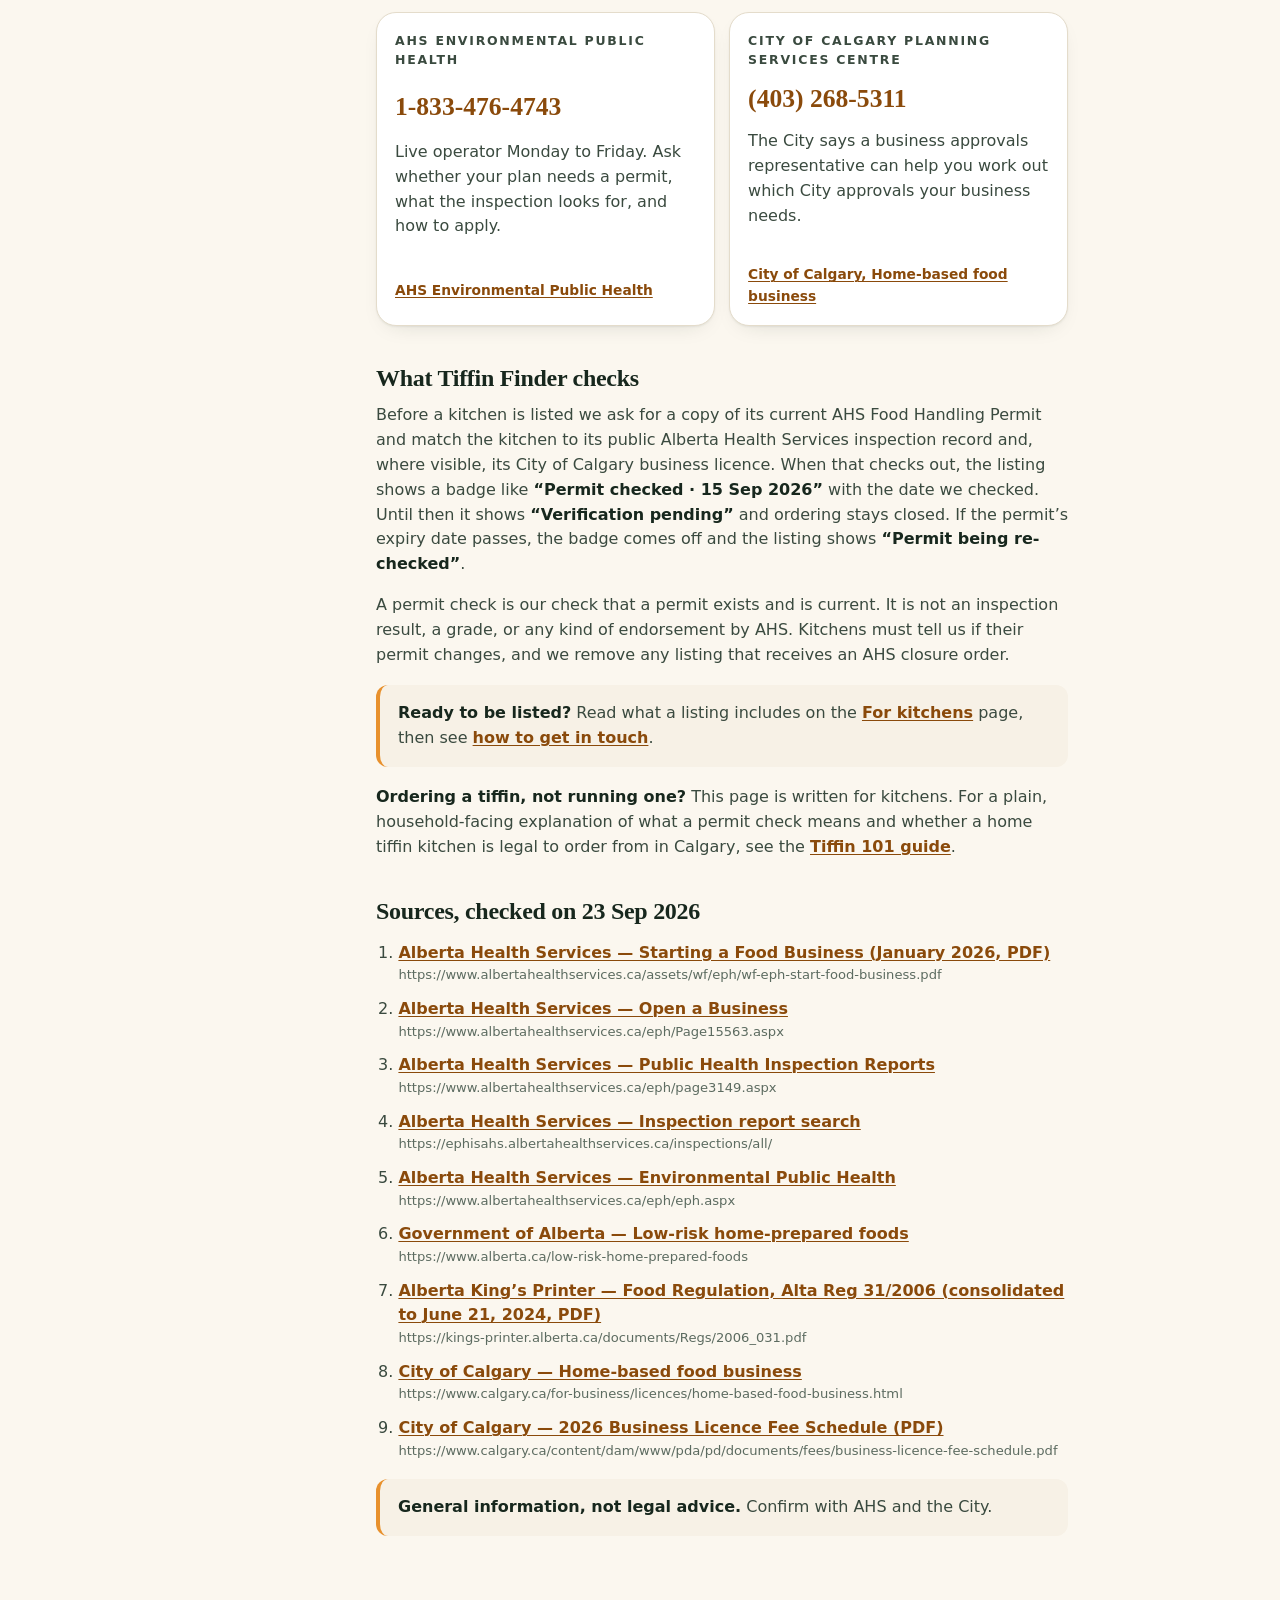
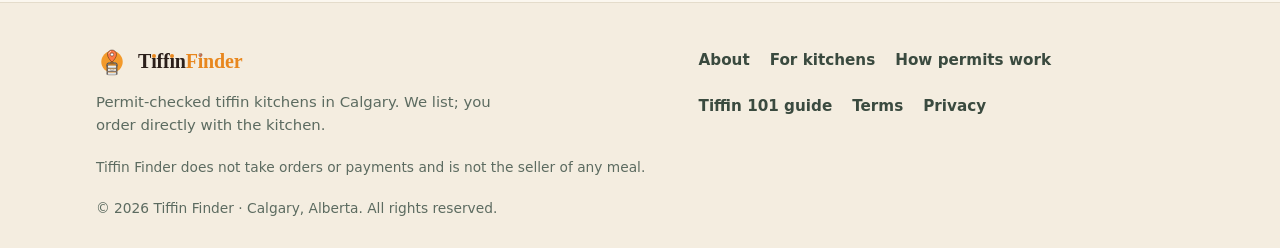
<file: permitted.html>
<!doctype html>
<html lang="en-CA">
<head>
  <meta charset="utf-8">
  <meta http-equiv="Content-Security-Policy" content="default-src 'self'; script-src 'self' 'sha256-J+xASHBHcj7Z6purppfpjdA1vHzePKJOoH6E7b+cYeE='; style-src 'self' https://fonts.googleapis.com; font-src https://fonts.gstatic.com; img-src 'self' data:; connect-src 'self'; manifest-src 'self'; worker-src 'self'; base-uri 'self'; form-action 'self'; object-src 'none'; upgrade-insecure-requests">
  <meta name="referrer" content="strict-origin-when-cross-origin">
  <meta name="viewport" content="width=device-width, initial-scale=1, viewport-fit=cover">
  <title>How to get permitted in Calgary — Tiffin Finder</title>
  <meta name="description" content="A step-by-step permit guide for Calgary tiffin kitchens, checked against Alberta Health Services, Government of Alberta and City of Calgary pages on 23 Sep 2026. General information, not legal advice.">
  <link rel="canonical" href="https://tiffinfinder.ca/permitted.html">
  <meta property="og:type" content="website">
  <meta property="og:site_name" content="Tiffin Finder">
  <meta property="og:locale" content="en_CA">
  <meta property="og:title" content="How to get permitted in Calgary — Tiffin Finder">
  <meta property="og:description" content="A step-by-step permit guide for Calgary tiffin kitchens, checked against Alberta Health Services, Government of Alberta and City of Calgary pages on 23 Sep 2026. General information, not legal advice.">
  <meta property="og:url" content="https://tiffinfinder.ca/permitted.html">
  <meta property="og:image" content="https://tiffinfinder.ca/og-image.png">
  <meta property="og:image:type" content="image/png">
  <meta property="og:image:width" content="1200">
  <meta property="og:image:height" content="630">
  <meta property="og:image:alt" content="Tiffin Finder — Find a permit-checked tiffin kitchen in Calgary, with a stacked saffron tiffin on leaf green">
  <meta name="twitter:card" content="summary_large_image">
  <meta name="twitter:title" content="How to get permitted in Calgary — Tiffin Finder">
  <meta name="twitter:description" content="A step-by-step permit guide for Calgary tiffin kitchens, checked against Alberta Health Services, Government of Alberta and City of Calgary pages on 23 Sep 2026. General information, not legal advice.">
  <meta name="twitter:image" content="https://tiffinfinder.ca/og-image.png">
  <meta name="twitter:image:alt" content="Tiffin Finder — Find a permit-checked tiffin kitchen in Calgary, with a stacked saffron tiffin on leaf green">
  <meta name="theme-color" media="(prefers-color-scheme: light)" content="#1f5c3a">
  <meta name="theme-color" media="(prefers-color-scheme: dark)" content="#101a14">
  <meta name="color-scheme" content="light dark">
  <meta name="mobile-web-app-capable" content="yes">
  <meta name="apple-mobile-web-app-capable" content="yes">
  <meta name="apple-mobile-web-app-title" content="Tiffin Finder">
  <link rel="manifest" href="./manifest.webmanifest">
  <link rel="icon" href="./icons/favicon.svg" type="image/svg+xml">
  <link rel="icon" href="./icons/icon-192.png" type="image/png" sizes="192x192">
  <link rel="apple-touch-icon" href="./icons/apple-touch-icon.png">
  <link rel="preconnect" href="https://fonts.googleapis.com">
  <link rel="preconnect" href="https://fonts.gstatic.com" crossorigin>
  <link rel="stylesheet" href="https://fonts.googleapis.com/css2?family=Fraunces:opsz,wght@9..144,500..700&family=Manrope:wght@400..800&family=Baloo+2:wght@800&display=swap">
  <script src="./early.js?v=tf-v1.50.0"></script>
  <link rel="stylesheet" href="./styles.css?v=tf-v1.50.0">
  <script src="./app.js?v=tf-v1.50.0" defer></script>
  <script type="speculationrules">
  {
    "prefetch": [
      {
        "source": "document",
        "where": {
          "and": [
            { "href_matches": "/*" },
            { "not": { "href_matches": { "search": "*demo=1*" } } },
            { "not": { "selector_matches": "[href^=\"mailto:\"]" } },
            { "not": { "selector_matches": "[href^=\"tel:\"]" } },
            { "not": { "selector_matches": "[href^=\"https://wa.me/\"]" } }
          ]
        },
        "eagerness": "moderate"
      }
    ]
  }
  </script>
</head>
<body data-page="permitted">
  <a class="skip-link" href="#main">Skip to content</a>

  <div class="preview-bar" id="preview-bar" role="region" aria-label="Preview notice">
    <div class="wrap preview-bar-inner">
      <p><strong>Preview build</strong> — Tiffin Finder isn’t open yet. Any kitchen marked Sample is made up for testing. Real kitchens are added only after their permit is checked.</p>
      <button type="button" class="icon-btn" data-dismiss-preview aria-label="Dismiss preview notice">
        <svg viewBox="0 0 24 24" fill="none" stroke="currentColor" stroke-width="2.2" stroke-linecap="round" aria-hidden="true" focusable="false"><path d="M6 6l12 12M18 6L6 18"/></svg>
      </button>
    </div>
  </div>

  <header class="site-header">
    <div class="wrap header-inner">
      <a class="brand" href="./" aria-label="Tiffin Finder home">
        <svg class="logo" viewBox="0 0 400 400" aria-hidden="true" focusable="false"><circle cx="200" cy="210" r="134" fill="#f39a2b"/>
<g transform="translate(0 118.7)"><path d="M200 98.0C174.8 67.2 144 34.7 144 0a56 56 0 0 1 112 0c0 34.7-30.8 67.2-56 98.0Z" fill="#ff7a45" stroke="#2b1f1a" stroke-width="6" stroke-linejoin="round"/><circle cx="200" cy="0" r="20.2" fill="#fff" stroke="#2b1f1a" stroke-width="6"/><path d="M159.7 -14.0a44.8 44.8 0 0 1 23.5-25.8" fill="none" stroke="#fff" stroke-width="7" stroke-linecap="round"/></g>
<path d="M139.0 258V248C139.0 210.1 261.0 210.1 261.0 248V258" fill="none" stroke="#2b1f1a" stroke-width="15" stroke-linecap="round"/>
<path d="M139.0 258V248C139.0 210.1 261.0 210.1 261.0 248V258" fill="none" stroke="#b9c1c7" stroke-width="9" stroke-linecap="round"/>
<rect x="185" y="212.7" width="30" height="14" rx="7" fill="#f39a2b" stroke="#2b1f1a" stroke-width="6"/>
<rect x="142.0" y="250.0" width="116" height="38" rx="17.5" fill="#e9eef1" stroke="#2b1f1a" stroke-width="6"/>
<path d="M147.0 273.6H253.0V272.3a14.0 14.0 0 0 1-14.0 14.0H161.0a14.0 14.0 0 0 1-14.0-14.0Z" fill="#d3dade"/>
<rect x="154.6" y="255.5" width="90.8" height="6.5" rx="3.2" fill="#f39a2b"/>
<path d="M155.0 269.0h12" stroke="#fff" stroke-width="4" stroke-linecap="round"/>
<rect x="142.0" y="292.0" width="116" height="38" rx="17.5" fill="#e9eef1" stroke="#2b1f1a" stroke-width="6"/>
<path d="M147.0 315.6H253.0V314.3a14.0 14.0 0 0 1-14.0 14.0H161.0a14.0 14.0 0 0 1-14.0-14.0Z" fill="#d3dade"/>
<rect x="154.6" y="297.5" width="90.8" height="6.5" rx="3.2" fill="#f39a2b"/>
<path d="M155.0 311.0h12" stroke="#fff" stroke-width="4" stroke-linecap="round"/>
<rect x="142.0" y="334.0" width="116" height="38" rx="17.5" fill="#e9eef1" stroke="#2b1f1a" stroke-width="6"/>
<path d="M147.0 357.6H253.0V356.3a14.0 14.0 0 0 1-14.0 14.0H161.0a14.0 14.0 0 0 1-14.0-14.0Z" fill="#d3dade"/>
<rect x="154.6" y="339.5" width="90.8" height="6.5" rx="3.2" fill="#f39a2b"/>
<path d="M155.0 353.0h12" stroke="#fff" stroke-width="4" stroke-linecap="round"/>
<rect x="135.0" y="247" width="9" height="123" rx="4.5" fill="#b9c1c7" stroke="#2b1f1a" stroke-width="5"/>
<rect x="256.0" y="247" width="9" height="123" rx="4.5" fill="#b9c1c7" stroke="#2b1f1a" stroke-width="5"/>
<ellipse cx="184" cy="311.0" rx="4.4" ry="5.8" fill="#2b1f1a"/><ellipse cx="216" cy="311.0" rx="4.4" ry="5.8" fill="#2b1f1a"/>
<circle cx="185.4" cy="309.0" r="1.6" fill="#fff"/><circle cx="217.4" cy="309.0" r="1.6" fill="#fff"/>
<path d="M192.5 318.0q7.5 6.5 15 0" fill="none" stroke="#2b1f1a" stroke-width="3.8" stroke-linecap="round"/>
<ellipse cx="172" cy="318.0" rx="5" ry="3" fill="#f7a9a0"/><ellipse cx="228" cy="318.0" rx="5" ry="3" fill="#f7a9a0"/></svg>
        <span class="wordmark" aria-hidden="true"><span class="wm-a">T<span class="wm-i">ı</span>ff<span class="wm-i">ı</span>n</span><span class="wm-b">F<span class="wm-i wm-pin">ı</span>nder</span></span><span class="visually-hidden">Tiffin Finder</span>
      </a>
      <nav class="site-nav" aria-label="Primary">
        <a href="./kitchens.html">For kitchens</a>
        <a href="./permitted.html" aria-current="page">How permits work</a>
      </nav>
      <div class="header-actions">
        <button type="button" class="btn btn-primary btn-small" id="install-btn" hidden>
          <svg viewBox="0 0 24 24" fill="none" stroke="currentColor" stroke-width="2.2" stroke-linecap="round" stroke-linejoin="round" aria-hidden="true" focusable="false"><path d="M12 4v11M7.5 10.5L12 15l4.5-4.5M4 19h16"/></svg>
          <span class="btn-label">Install</span>
        </button>
        <button type="button" class="icon-btn theme-toggle" id="theme-toggle" aria-label="Switch to dark theme">
          <svg class="icon-sun" viewBox="0 0 24 24" fill="none" stroke="currentColor" stroke-width="2.2" stroke-linecap="round" aria-hidden="true" focusable="false"><circle cx="12" cy="12" r="4"/><path d="M12 2.5v2M12 19.5v2M4.6 4.6l1.4 1.4M18 18l1.4 1.4M2.5 12h2M19.5 12h2M4.6 19.4L6 18M18 6l1.4-1.4"/></svg>
          <svg class="icon-moon" viewBox="0 0 24 24" fill="none" stroke="currentColor" stroke-width="2.2" stroke-linecap="round" stroke-linejoin="round" aria-hidden="true" focusable="false"><path d="M20 14.5A8.5 8.5 0 0 1 9.5 4a8.5 8.5 0 1 0 10.5 10.5z"/></svg>
        </button>
        <button type="button" class="icon-btn menu-btn" id="menu-btn" aria-label="Menu" aria-expanded="false" aria-controls="nav-sheet">
          <svg viewBox="0 0 24 24" fill="none" stroke="currentColor" stroke-width="2.2" stroke-linecap="round" aria-hidden="true" focusable="false"><path d="M4 7h16M4 12h16M4 17h11"/></svg>
        </button>
      </div>
    </div>
  </header>

  <main id="main">
    <section class="page-hero">
      <div class="wrap page-hero-inner">
        <p class="eyebrow">For kitchens</p>
        <h1>How to get permitted in Calgary</h1>
        <p class="lede">A step-by-step guide for tiffin kitchens — home kitchens, restaurants, caterers and rented commercial kitchens — checked against official Alberta Health Services, Government of Alberta and City of Calgary pages. Rules change and every kitchen is different, so confirm each step with AHS and the City before you spend money.</p>
        <p class="fine">This guide’s facts were last checked against those official pages on <strong>25 Sep 2026</strong> — separate from, and not to be confused with, any single kitchen’s own “Permit checked” date shown on its listing.</p>
      </div>
    </section>

    <div class="wrap page-with-toc">
      <nav class="page-toc" aria-label="On this page">
        <button type="button" class="page-toc-toggle" id="page-toc-toggle" aria-expanded="false" aria-controls="page-toc-list">
          <span>On this page</span>
          <svg class="chev" viewBox="0 0 24 24" fill="none" stroke="currentColor" stroke-width="2.2" stroke-linecap="round" stroke-linejoin="round" aria-hidden="true" focusable="false"><path d="M6 9l6 6 6-6"/></svg>
        </button>
        <ul class="page-toc-list" id="page-toc-list" hidden>
          <li><a href="#short-version">The short version</a></li>
          <li><a href="#path">Your path to a permit</a></li>
          <li><a href="#exemption">The home-food exemption</a></li>
          <li><a href="#routes">Two routes</a></li>
          <li><a href="#fees">Fees and timelines</a></li>
          <li><a href="#inspection-records">Inspection records</a></li>
          <li><a href="#who-to-call">Who to call</a></li>
          <li><a href="#what-we-check">What Tiffin Finder checks</a></li>
          <li><a href="#sources">Sources</a></li>
        </ul>
      </nav>
      <article class="prose">
        <div class="callout" role="note"><p><strong>General information, not legal advice.</strong> Confirm everything here with AHS Environmental Public Health (<a href="tel:+18334764743">1-833-476-4743</a>) and the City of Calgary before you act on it.</p></div>

        <h2 id="short-version">The short version</h2>
        <p>AHS says commercial food businesses, including caterers and home-based businesses that prepare high-risk foods, need an <strong>AHS Food Handling Permit</strong>, issued after an approval inspection. Caterers need the permit for an <strong>approved kitchen</strong> where they prepare their food. Alberta’s Food Regulation exempts only low-risk home-prepared food, so a home kitchen making high-risk food, or food containing meat, poultry, seafood or unpasteurized milk, still needs a permit and an approved food establishment. In Calgary you also need a City business licence, <strong>Food Service – Premises</strong>. Tiffin Finder lists only kitchens with a permit for the kitchen they cook in.</p>
        <p class="source-note">Sources: <a href="https://www.albertahealthservices.ca/assets/wf/eph/wf-eph-start-food-business.pdf" target="_blank" rel="noopener noreferrer">AHS, Starting a Food Business (PDF)<span class="visually-hidden"> (opens in a new tab)</span></a> · <a href="https://kings-printer.alberta.ca/documents/Regs/2006_031.pdf" target="_blank" rel="noopener noreferrer">Food Regulation, s.3 (PDF)<span class="visually-hidden"> (opens in a new tab)</span></a> · <a href="https://www.calgary.ca/for-business/licences/home-based-food-business.html" target="_blank" rel="noopener noreferrer">City of Calgary, Home-based food business<span class="visually-hidden"> (opens in a new tab)</span></a></p>

        <h2 id="path">Your path to a permit</h2>
        <ol class="fact-list">
          <li>
            <span class="num" aria-hidden="true">1</span>
            <div>
              <h3>Check your food against the exemption</h3>
              <p>Alberta’s Food Regulation defines low-risk food as food that generally won’t grow harmful bacteria without temperature control. Tiffin meals that have to be kept hot or chilled most likely fall outside the home-food exemption, so ask AHS to confirm for your menu. <a href="#exemption">See what it covers</a>.</p>
            </div>
          </li>
          <li>
            <span class="num" aria-hidden="true">2</span>
            <div>
              <h3>Choose your route</h3>
              <p>A permitted second kitchen at home, or renting time in a kitchen that is already permitted. <a href="#routes">Compare the two routes</a>.</p>
            </div>
          </li>
          <li>
            <span class="num" aria-hidden="true">3</span>
            <div>
              <h3>Call AHS before you spend money</h3>
              <p>AHS Environmental Public Health takes calls Monday to Friday at <a href="tel:+18334764743">1-833-476-4743</a>. Ask what your plan needs before you build, rent or buy anything.</p>
            </div>
          </li>
          <li>
            <span class="num" aria-hidden="true">4</span>
            <div>
              <h3>Check the City’s location approval</h3>
              <p>The City’s location-approval examples list preparing food in a second commercial-grade kitchen in your home as <strong>Home Occupation – Class 2</strong>, and doing paperwork in a home office while you cook in a licensed commercial kitchen as <strong>Class 1</strong>. The City says not to sign a lease until you’ve checked location approval.</p>
            </div>
          </li>
          <li>
            <span class="num" aria-hidden="true">5</span>
            <div>
              <h3>Second-kitchen route: plans and building permits</h3>
              <p>Draw a scaled floor plan and submit it at least six weeks before construction; in Calgary it goes to the City’s planning department, which shares it with AHS. The second kitchen needs a commercial building permit and may need a mechanical permit, and the development permit comes first.</p>
            </div>
          </li>
          <li>
            <span class="num" aria-hidden="true">6</span>
            <div>
              <h3>Get a food safety certificate</h3>
              <p>Alberta’s Food Regulation (s.31) says a commercial food establishment with 5 or fewer food handlers working must have at least one person with care and control of it who holds a food sanitation and hygiene training certificate. With 6 or more, a certified manager or supervisor must be on the premises. Certificates come from Alberta-approved food safety courses, not from AHS. The rule doesn’t apply where only unpackaged low-risk food, or food sold in the same packaging it arrived in, is offered.</p>
            </div>
          </li>
          <li>
            <span class="num" aria-hidden="true">7</span>
            <div>
              <h3>Apply for the Food Handling Permit</h3>
              <p>Apply online through <a href="https://www.albertahealthservices.ca/eph/Page15563.aspx" target="_blank" rel="noopener noreferrer">AHS’s Open a Business page<span class="visually-hidden"> (opens in a new tab)</span></a>, then get ready for the approval inspection: construction finished, equipment working, premises clean. AHS aims to book it within 7 business days of receiving your documents.</p>
            </div>
          </li>
          <li>
            <span class="num" aria-hidden="true">8</span>
            <div>
              <h3>Pay the permit fee</h3>
              <p>After you pass, AHS emails an invoice for the permit fee, and emails the permit once you’ve paid it. Post it where customers can see it; it’s valid for one year, so renew it every year.</p>
            </div>
          </li>
          <li>
            <span class="num" aria-hidden="true">9</span>
            <div>
              <h3>Get your City business licence</h3>
              <p>The City’s licence is <strong>Food Service – Premises</strong>, both for cooking at home and for a home office while you cook in a licensed commercial kitchen. The City needs a separate licence for each location.</p>
            </div>
          </li>
          <li>
            <span class="num" aria-hidden="true">10</span>
            <div>
              <h3>Get listed</h3>
              <p>Send us a copy of your permit. <a href="./kitchens.html#steps">See how listing works</a>.</p>
            </div>
          </li>
        </ol>
        <p class="source-note">Sources: <a href="https://www.albertahealthservices.ca/assets/wf/eph/wf-eph-start-food-business.pdf" target="_blank" rel="noopener noreferrer">AHS, Starting a Food Business (PDF)<span class="visually-hidden"> (opens in a new tab)</span></a> · <a href="https://www.albertahealthservices.ca/eph/Page15563.aspx" target="_blank" rel="noopener noreferrer">AHS, Open a Business<span class="visually-hidden"> (opens in a new tab)</span></a> · <a href="https://kings-printer.alberta.ca/documents/Regs/2006_031.pdf" target="_blank" rel="noopener noreferrer">Food Regulation, s.1 and s.31 (PDF)<span class="visually-hidden"> (opens in a new tab)</span></a> · <a href="https://www.calgary.ca/for-business/licences/home-based-food-business.html" target="_blank" rel="noopener noreferrer">City of Calgary, Home-based food business<span class="visually-hidden"> (opens in a new tab)</span></a></p>

        <h2 id="exemption">What the home-based exemption covers, and what it doesn’t</h2>
        <div class="cover-grid">
          <div class="cover-card" data-kind="yes">
            <h3>Covered: no permit needed under the Food Regulation</h3>
            <ul>
              <li>Low-risk foods made in your own home. The Food Regulation defines low-risk food as food that generally won’t grow harmful bacteria without temperature control; the Government of Alberta describes these as foods that don’t require refrigeration, such as baked goods, candies, whole fresh produce and some canned goods.</li>
              <li>Sold directly to customers from home (including online or mail-order), at special events or at farmers’ markets.</li>
              <li>Labelled with: made in a home kitchen that isn’t inspected, not for resale, your name and business name with an email or phone number, the product name, and the date it was made.</li>
            </ul>
          </div>
          <div class="cover-card" data-kind="no">
            <h3>Not covered</h3>
            <ul>
              <li>Anything containing meat, poultry, seafood or unpasteurized milk (Food Regulation, s.1).</li>
              <li>Food that needs temperature control, such as refrigeration, to stay safe (Food Regulation, s.1).</li>
              <li>Selling or providing it to permitted food facilities (AHS), reselling it, or selling food that uses it as an ingredient (Food Regulation, s.52.1).</li>
            </ul>
          </div>
        </div>
        <p>Because low-risk food is food that stays safe without temperature control, a cooked tiffin meal that has to be kept hot or chilled, including a vegetarian one, generally won’t qualify. If yours doesn’t, you’ll need one of the two routes below. If you’re unsure where a food lands, ask AHS at <a href="tel:+18334764743">1-833-476-4743</a>.</p>
        <p>The City of Calgary says all home-based food businesses that prepare or sell food need a business licence and location approval.</p>
        <p class="source-note">Sources: <a href="https://www.alberta.ca/low-risk-home-prepared-foods" target="_blank" rel="noopener noreferrer">Government of Alberta, Low-risk home-prepared foods<span class="visually-hidden"> (opens in a new tab)</span></a> · <a href="https://kings-printer.alberta.ca/documents/Regs/2006_031.pdf" target="_blank" rel="noopener noreferrer">Food Regulation, s.1, s.3 and s.52.1–52.2 (PDF)<span class="visually-hidden"> (opens in a new tab)</span></a> · <a href="https://www.albertahealthservices.ca/assets/wf/eph/wf-eph-start-food-business.pdf" target="_blank" rel="noopener noreferrer">AHS, Starting a Food Business (PDF)<span class="visually-hidden"> (opens in a new tab)</span></a> · <a href="https://www.calgary.ca/for-business/licences/home-based-food-business.html" target="_blank" rel="noopener noreferrer">City of Calgary, Home-based food business<span class="visually-hidden"> (opens in a new tab)</span></a></p>

        <h2 id="routes">Two routes to a permitted kitchen</h2>
        <div class="pitch-grid">
          <article class="pitch-card route-card">
            <h3>A permitted second kitchen at home</h3>
            <p class="route-label">From AHS</p>
            <ul>
              <li>Plan review of the kitchen layout (in Calgary, through the City’s planning department)</li>
              <li>A certified food safety person, which the Food Regulation requires (certificates come from Alberta-approved courses, not from AHS)</li>
              <li>A Food Handling Permit application</li>
              <li>An approval inspection once the build is finished</li>
              <li>The permit fee</li>
            </ul>
            <p class="route-label">From the City</p>
            <ul>
              <li>A Home Occupation – Class 2 development permit, which the City says doesn’t guarantee an approval</li>
              <li>A commercial building permit, and possibly a mechanical permit</li>
              <li>The Food Service – Premises business licence</li>
            </ul>
          </article>
          <article class="pitch-card route-card">
            <h3>Renting time in an already-permitted kitchen</h3>
            <p class="route-label">From AHS</p>
            <ul>
              <li>Ask AHS what your arrangement needs before you sign. AHS lists a form called Permission to Use an Approved Food Establishment; ask whether it applies to you or whether you need a permit of your own.</li>
              <li>Caterers need a permit for an approved kitchen where they prepare food.</li>
            </ul>
            <p class="route-label">From the City</p>
            <ul>
              <li>The Food Service – Premises business licence</li>
              <li>Home Occupation – Class 1, which the City’s examples give for doing paperwork in a home office while you cook in a licensed commercial kitchen</li>
              <li>The City requires a separate licence for each business location, so ask which applies to you.</li>
            </ul>
          </article>
        </div>
        <p class="source-note">Sources: <a href="https://www.albertahealthservices.ca/assets/wf/eph/wf-eph-start-food-business.pdf" target="_blank" rel="noopener noreferrer">AHS, Starting a Food Business (PDF)<span class="visually-hidden"> (opens in a new tab)</span></a> · <a href="https://www.albertahealthservices.ca/eph/Page15563.aspx" target="_blank" rel="noopener noreferrer">AHS, Open a Business<span class="visually-hidden"> (opens in a new tab)</span></a> · <a href="https://kings-printer.alberta.ca/documents/Regs/2006_031.pdf" target="_blank" rel="noopener noreferrer">Food Regulation, s.31 (PDF)<span class="visually-hidden"> (opens in a new tab)</span></a> · <a href="https://www.calgary.ca/for-business/licences/home-based-food-business.html" target="_blank" rel="noopener noreferrer">City of Calgary, Home-based food business<span class="visually-hidden"> (opens in a new tab)</span></a></p>

        <h2 id="fees">Fees and timelines, as listed</h2>
        <p>Only amounts an official page states. They change, so check the linked page before you budget.</p>
        <dl class="fee-list">
          <div class="fee-row">
            <dt>AHS Food Handling Permit</dt>
            <dd>Listed as $100 (Class I), $175 (Class II), $250 (Class III) or $500 (Class IV) in the Food Handling Permit fee schedule in AHS’s Starting a Food Business guide as of 23 Sep 2026. The guide says the permit is valid for one year and an annual renewal fee is invoiced. The class depends on the kind of food handling; ask AHS which class applies to your kitchen.</dd>
            <dd class="fee-source">Source: <a href="https://www.albertahealthservices.ca/assets/wf/eph/wf-eph-start-food-business.pdf" target="_blank" rel="noopener noreferrer">AHS, Starting a Food Business (PDF)<span class="visually-hidden"> (opens in a new tab)</span></a></dd>
          </div>
          <div class="fee-row">
            <dt>AHS approval inspection</dt>
            <dd>AHS aims to book it within 7 business days of receiving the required documents.</dd>
            <dd class="fee-source">Source: <a href="https://www.albertahealthservices.ca/assets/wf/eph/wf-eph-start-food-business.pdf" target="_blank" rel="noopener noreferrer">AHS, Starting a Food Business (PDF)<span class="visually-hidden"> (opens in a new tab)</span></a></dd>
          </div>
          <div class="fee-row">
            <dt>Plan review</dt>
            <dd>Submit plans at least six weeks before construction.</dd>
            <dd class="fee-source">Source: <a href="https://www.albertahealthservices.ca/assets/wf/eph/wf-eph-start-food-business.pdf" target="_blank" rel="noopener noreferrer">AHS, Starting a Food Business (PDF)<span class="visually-hidden"> (opens in a new tab)</span></a></dd>
          </div>
          <div class="fee-row">
            <dt>Home Occupation – Class 2</dt>
            <dd>Listed at $481 ($449 permit + $32 advertising) on the City’s page as of 23 Sep 2026. The same page gives about 10–12 weeks, and also 60 days to a decision plus a 21-day advertisement and appeal period.</dd>
            <dd class="fee-source">Source: <a href="https://www.calgary.ca/for-business/licences/home-based-food-business.html" target="_blank" rel="noopener noreferrer">City of Calgary, Home-based food business<span class="visually-hidden"> (opens in a new tab)</span></a></dd>
          </div>
          <div class="fee-row">
            <dt>Home Occupation – Class 1</dt>
            <dd>Listed at $0 and about 5 business days on the City’s page as of 23 Sep 2026.</dd>
            <dd class="fee-source">Source: <a href="https://www.calgary.ca/for-business/licences/home-based-food-business.html" target="_blank" rel="noopener noreferrer">City of Calgary, Home-based food business<span class="visually-hidden"> (opens in a new tab)</span></a></dd>
          </div>
          <div class="fee-row">
            <dt>Commercial building permit</dt>
            <dd>About 21 business days on the City’s page as of 23 Sep 2026; the fee comes from the City’s calculator.</dd>
            <dd class="fee-source">Source: <a href="https://www.calgary.ca/for-business/licences/home-based-food-business.html" target="_blank" rel="noopener noreferrer">City of Calgary, Home-based food business<span class="visually-hidden"> (opens in a new tab)</span></a></dd>
          </div>
          <div class="fee-row">
            <dt>Food Service – Premises licence</dt>
            <dd>Listed at a $172 base fee for a new licence ($131 renewal) on the City’s 2026 fee schedule as of 23 Sep 2026. The schedule notes that its fire inspection and planning fees don’t apply to home-based businesses.</dd>
            <dd class="fee-source">Source: <a href="https://www.calgary.ca/content/dam/www/pda/pd/documents/fees/business-licence-fee-schedule.pdf" target="_blank" rel="noopener noreferrer">City of Calgary, 2026 Business Licence Fee Schedule (PDF)<span class="visually-hidden"> (opens in a new tab)</span></a></dd>
          </div>
        </dl>

        <h2 id="inspection-records">Look up a kitchen’s public inspection record</h2>
        <p>AHS posts reports online for food facility inspections completed in the past three years.</p>
        <div class="page-actions">
          <a class="btn btn-secondary" href="https://ephisahs.albertahealthservices.ca/inspections/all/" target="_blank" rel="noopener noreferrer">Search AHS inspection reports<span class="visually-hidden"> (opens in a new tab)</span></a>
        </div>
        <p>Reports list the violations an inspector noted. Safe practices aren’t listed, so a report isn’t the full picture. Reports cover the past three years, and violations usually appear within one business day (sometimes up to 5).</p>
        <p>Households can browse the records by facility type (such as Food), city or area, and community. When a Tiffin Finder listing has a public-record link, it opens that kitchen’s record.</p>
        <p>Tiffin Finder matches each kitchen to its record when checking the permit. A permit check is not a food-safety inspection or endorsement.</p>
        <p class="source-note">Sources: <a href="https://www.albertahealthservices.ca/eph/page3149.aspx" target="_blank" rel="noopener noreferrer">AHS, Public Health Inspection Reports<span class="visually-hidden"> (opens in a new tab)</span></a> · <a href="https://ephisahs.albertahealthservices.ca/inspections/all/" target="_blank" rel="noopener noreferrer">AHS, Inspection report search<span class="visually-hidden"> (opens in a new tab)</span></a></p>

        <h2 id="who-to-call">Who to call</h2>
        <div class="contact-grid">
          <div class="contact-card">
            <p class="eyebrow">AHS Environmental Public Health</p>
            <a class="num-big" href="tel:+18334764743">1-833-476-4743</a>
            <p>Live operator Monday to Friday. Ask whether your plan needs a permit, what the inspection looks for, and how to apply.</p>
            <p class="fine"><a href="https://www.albertahealthservices.ca/eph/eph.aspx" target="_blank" rel="noopener noreferrer">AHS Environmental Public Health<span class="visually-hidden"> (opens in a new tab)</span></a></p>
          </div>
          <div class="contact-card">
            <p class="eyebrow">City of Calgary Planning Services Centre</p>
            <a class="num-big" href="tel:+14032685311">(403) 268-5311</a>
            <p>The City says a business approvals representative can help you work out which City approvals your business needs.</p>
            <p class="fine"><a href="https://www.calgary.ca/for-business/licences/home-based-food-business.html" target="_blank" rel="noopener noreferrer">City of Calgary, Home-based food business<span class="visually-hidden"> (opens in a new tab)</span></a></p>
          </div>
        </div>

        <h2 id="what-we-check">What Tiffin Finder checks</h2>
        <p>Before a kitchen is listed we ask for a copy of its current AHS Food Handling Permit and match the kitchen to its public Alberta Health Services inspection record and, where visible, its City of Calgary business licence. When that checks out, the listing shows a badge like <strong>“Permit checked · 15 Sep 2026”</strong> with the date we checked. Until then it shows <strong>“Verification pending”</strong> and ordering stays closed. If the permit’s expiry date passes, the badge comes off and the listing shows <strong>“Permit being re-checked”</strong>.</p>
        <p>A permit check is our check that a permit exists and is current. It is not an inspection result, a grade, or any kind of endorsement by AHS. Kitchens must tell us if their permit changes, and we remove any listing that receives an AHS closure order.</p>

        <div class="callout">
          <p><strong>Ready to be listed?</strong> Read what a listing includes on the <a href="./kitchens.html">For kitchens</a> page, then see <a href="./about.html#contact">how to get in touch</a>.</p>
        </div>

        <p><strong>Ordering a tiffin, not running one?</strong> This page is written for kitchens. For a plain, household-facing explanation of what a permit check means and whether a home tiffin kitchen is legal to order from in Calgary, see the <a href="./guide.html#is-it-legal">Tiffin 101 guide</a>.</p>

        <h2 id="sources">Sources, checked on 23 Sep 2026</h2>
        <ol class="source-list">
          <li><a href="https://www.albertahealthservices.ca/assets/wf/eph/wf-eph-start-food-business.pdf" target="_blank" rel="noopener noreferrer">Alberta Health Services — Starting a Food Business (January 2026, PDF)<span class="visually-hidden"> (opens in a new tab)</span></a> <span class="source-url">https://www.albertahealthservices.ca/assets/wf/eph/wf-eph-start-food-business.pdf</span></li>
          <li><a href="https://www.albertahealthservices.ca/eph/Page15563.aspx" target="_blank" rel="noopener noreferrer">Alberta Health Services — Open a Business<span class="visually-hidden"> (opens in a new tab)</span></a> <span class="source-url">https://www.albertahealthservices.ca/eph/Page15563.aspx</span></li>
          <li><a href="https://www.albertahealthservices.ca/eph/page3149.aspx" target="_blank" rel="noopener noreferrer">Alberta Health Services — Public Health Inspection Reports<span class="visually-hidden"> (opens in a new tab)</span></a> <span class="source-url">https://www.albertahealthservices.ca/eph/page3149.aspx</span></li>
          <li><a href="https://ephisahs.albertahealthservices.ca/inspections/all/" target="_blank" rel="noopener noreferrer">Alberta Health Services — Inspection report search<span class="visually-hidden"> (opens in a new tab)</span></a> <span class="source-url">https://ephisahs.albertahealthservices.ca/inspections/all/</span></li>
          <li><a href="https://www.albertahealthservices.ca/eph/eph.aspx" target="_blank" rel="noopener noreferrer">Alberta Health Services — Environmental Public Health<span class="visually-hidden"> (opens in a new tab)</span></a> <span class="source-url">https://www.albertahealthservices.ca/eph/eph.aspx</span></li>
          <li><a href="https://www.alberta.ca/low-risk-home-prepared-foods" target="_blank" rel="noopener noreferrer">Government of Alberta — Low-risk home-prepared foods<span class="visually-hidden"> (opens in a new tab)</span></a> <span class="source-url">https://www.alberta.ca/low-risk-home-prepared-foods</span></li>
          <li><a href="https://kings-printer.alberta.ca/documents/Regs/2006_031.pdf" target="_blank" rel="noopener noreferrer">Alberta King’s Printer — Food Regulation, Alta Reg 31/2006 (consolidated to June 21, 2024, PDF)<span class="visually-hidden"> (opens in a new tab)</span></a> <span class="source-url">https://kings-printer.alberta.ca/documents/Regs/2006_031.pdf</span></li>
          <li><a href="https://www.calgary.ca/for-business/licences/home-based-food-business.html" target="_blank" rel="noopener noreferrer">City of Calgary — Home-based food business<span class="visually-hidden"> (opens in a new tab)</span></a> <span class="source-url">https://www.calgary.ca/for-business/licences/home-based-food-business.html</span></li>
          <li><a href="https://www.calgary.ca/content/dam/www/pda/pd/documents/fees/business-licence-fee-schedule.pdf" target="_blank" rel="noopener noreferrer">City of Calgary — 2026 Business Licence Fee Schedule (PDF)<span class="visually-hidden"> (opens in a new tab)</span></a> <span class="source-url">https://www.calgary.ca/content/dam/www/pda/pd/documents/fees/business-licence-fee-schedule.pdf</span></li>
        </ol>

        <p class="callout" role="note"><strong>General information, not legal advice.</strong> Confirm with AHS and the City.</p>
      </article>
    </div>
  </main>

  <footer class="site-footer">
    <div class="wrap footer-inner">
      <div class="footer-brand">
        <a class="brand" href="./" aria-label="Tiffin Finder home">
          <svg class="logo" viewBox="0 0 400 400" aria-hidden="true" focusable="false"><circle cx="200" cy="210" r="134" fill="#f39a2b"/>
<g transform="translate(0 118.7)"><path d="M200 98.0C174.8 67.2 144 34.7 144 0a56 56 0 0 1 112 0c0 34.7-30.8 67.2-56 98.0Z" fill="#ff7a45" stroke="#2b1f1a" stroke-width="6" stroke-linejoin="round"/><circle cx="200" cy="0" r="20.2" fill="#fff" stroke="#2b1f1a" stroke-width="6"/><path d="M159.7 -14.0a44.8 44.8 0 0 1 23.5-25.8" fill="none" stroke="#fff" stroke-width="7" stroke-linecap="round"/></g>
<path d="M139.0 258V248C139.0 210.1 261.0 210.1 261.0 248V258" fill="none" stroke="#2b1f1a" stroke-width="15" stroke-linecap="round"/>
<path d="M139.0 258V248C139.0 210.1 261.0 210.1 261.0 248V258" fill="none" stroke="#b9c1c7" stroke-width="9" stroke-linecap="round"/>
<rect x="185" y="212.7" width="30" height="14" rx="7" fill="#f39a2b" stroke="#2b1f1a" stroke-width="6"/>
<rect x="142.0" y="250.0" width="116" height="38" rx="17.5" fill="#e9eef1" stroke="#2b1f1a" stroke-width="6"/>
<path d="M147.0 273.6H253.0V272.3a14.0 14.0 0 0 1-14.0 14.0H161.0a14.0 14.0 0 0 1-14.0-14.0Z" fill="#d3dade"/>
<rect x="154.6" y="255.5" width="90.8" height="6.5" rx="3.2" fill="#f39a2b"/>
<path d="M155.0 269.0h12" stroke="#fff" stroke-width="4" stroke-linecap="round"/>
<rect x="142.0" y="292.0" width="116" height="38" rx="17.5" fill="#e9eef1" stroke="#2b1f1a" stroke-width="6"/>
<path d="M147.0 315.6H253.0V314.3a14.0 14.0 0 0 1-14.0 14.0H161.0a14.0 14.0 0 0 1-14.0-14.0Z" fill="#d3dade"/>
<rect x="154.6" y="297.5" width="90.8" height="6.5" rx="3.2" fill="#f39a2b"/>
<path d="M155.0 311.0h12" stroke="#fff" stroke-width="4" stroke-linecap="round"/>
<rect x="142.0" y="334.0" width="116" height="38" rx="17.5" fill="#e9eef1" stroke="#2b1f1a" stroke-width="6"/>
<path d="M147.0 357.6H253.0V356.3a14.0 14.0 0 0 1-14.0 14.0H161.0a14.0 14.0 0 0 1-14.0-14.0Z" fill="#d3dade"/>
<rect x="154.6" y="339.5" width="90.8" height="6.5" rx="3.2" fill="#f39a2b"/>
<path d="M155.0 353.0h12" stroke="#fff" stroke-width="4" stroke-linecap="round"/>
<rect x="135.0" y="247" width="9" height="123" rx="4.5" fill="#b9c1c7" stroke="#2b1f1a" stroke-width="5"/>
<rect x="256.0" y="247" width="9" height="123" rx="4.5" fill="#b9c1c7" stroke="#2b1f1a" stroke-width="5"/>
<ellipse cx="184" cy="311.0" rx="4.4" ry="5.8" fill="#2b1f1a"/><ellipse cx="216" cy="311.0" rx="4.4" ry="5.8" fill="#2b1f1a"/>
<circle cx="185.4" cy="309.0" r="1.6" fill="#fff"/><circle cx="217.4" cy="309.0" r="1.6" fill="#fff"/>
<path d="M192.5 318.0q7.5 6.5 15 0" fill="none" stroke="#2b1f1a" stroke-width="3.8" stroke-linecap="round"/>
<ellipse cx="172" cy="318.0" rx="5" ry="3" fill="#f7a9a0"/><ellipse cx="228" cy="318.0" rx="5" ry="3" fill="#f7a9a0"/></svg>
          <span class="wordmark" aria-hidden="true"><span class="wm-a">T<span class="wm-i">ı</span>ff<span class="wm-i">ı</span>n</span><span class="wm-b">F<span class="wm-i wm-pin">ı</span>nder</span></span><span class="visually-hidden">Tiffin Finder</span>
        </a>
        <p>Permit-checked tiffin kitchens in Calgary. We list; you order directly with the kitchen.</p>
      </div>
      <nav class="footer-nav" aria-label="Footer">
        <ul>
          <li><a href="./about.html">About</a></li>
          <li><a href="./kitchens.html">For kitchens</a></li>
          <li><a href="./permitted.html">How permits work</a></li>
          <li><a href="./guide.html">Tiffin 101 guide</a></li>
          <li><a href="./terms.html">Terms</a></li>
          <li><a href="./privacy.html">Privacy</a></li>
        </ul>
      </nav>
      <p class="footer-note">Tiffin Finder does not take orders or payments and is not the seller of any meal.</p>
      <p class="footer-copy">© 2026 Tiffin Finder · Calgary, Alberta. All rights reserved.</p>
    </div>
  </footer>

  <div class="sheet" id="ios-sheet" hidden>
    <button type="button" class="sheet-backdrop" tabindex="-1" aria-label="Close"></button>
    <div class="sheet-panel" role="dialog" aria-modal="true" aria-labelledby="sheet-title" aria-describedby="sheet-desc">
      <div class="sheet-handle" aria-hidden="true"></div>
      <h2 id="sheet-title">Add Tiffin Finder to your Home Screen</h2>
      <p id="sheet-desc">On iPhone and iPad, apps install from Safari’s Share menu.</p>
      <ol class="steps">
        <li><span>Tap the <strong>Share</strong> button <svg class="share-glyph" viewBox="0 0 24 24" fill="none" stroke="currentColor" stroke-width="2.2" stroke-linecap="round" stroke-linejoin="round" aria-hidden="true" focusable="false"><path d="M12 3v12M8 7l4-4 4 4M5 12v7a2 2 0 0 0 2 2h10a2 2 0 0 0 2-2v-7"/></svg> in Safari’s toolbar.</span></li>
        <li><span>Scroll down and tap <strong>Add to Home Screen</strong>.</span></li>
        <li><span>Tap <strong>Add</strong> in the top corner.</span></li>
      </ol>
      <p class="fine">Opened this inside another app? Open it in Safari first.</p>
      <button type="button" class="btn btn-primary btn-block" id="sheet-close">Got it</button>
    </div>
  </div>

  <div class="sheet nav-sheet" id="nav-sheet" hidden>
    <button type="button" class="sheet-backdrop" tabindex="-1" aria-label="Close menu" data-close-nav></button>
    <div class="sheet-panel" role="dialog" aria-modal="true" aria-labelledby="nav-sheet-title">
      <div class="sheet-handle" aria-hidden="true"></div>
      <div class="nav-sheet-head">
        <h2 id="nav-sheet-title">Menu</h2>
        <button type="button" class="icon-btn" data-close-nav aria-label="Close menu"><svg viewBox="0 0 24 24" fill="none" stroke="currentColor" stroke-width="2.2" stroke-linecap="round" aria-hidden="true" focusable="false"><path d="M6 6l12 12M18 6L6 18"/></svg></button>
      </div>
      <nav aria-label="Site">
        <ul class="nav-sheet-list">
          <li><a href="./" data-nav="browse">Browse kitchens <svg class="nav-chev" viewBox="0 0 24 24" fill="none" stroke="currentColor" stroke-width="2.2" stroke-linecap="round" stroke-linejoin="round" aria-hidden="true" focusable="false"><path d="M9 6l6 6-6 6"/></svg></a></li>
          <li><a href="./kitchens.html" data-nav="kitchens">For kitchens <svg class="nav-chev" viewBox="0 0 24 24" fill="none" stroke="currentColor" stroke-width="2.2" stroke-linecap="round" stroke-linejoin="round" aria-hidden="true" focusable="false"><path d="M9 6l6 6-6 6"/></svg></a></li>
          <li><a href="./permitted.html" data-nav="permitted" aria-current="page">How permits work <svg class="nav-chev" viewBox="0 0 24 24" fill="none" stroke="currentColor" stroke-width="2.2" stroke-linecap="round" stroke-linejoin="round" aria-hidden="true" focusable="false"><path d="M9 6l6 6-6 6"/></svg></a></li>
          <li><a href="./guide.html" data-nav="guide">Tiffin 101 guide <svg class="nav-chev" viewBox="0 0 24 24" fill="none" stroke="currentColor" stroke-width="2.2" stroke-linecap="round" stroke-linejoin="round" aria-hidden="true" focusable="false"><path d="M9 6l6 6-6 6"/></svg></a></li>
          <li><a href="./about.html" data-nav="about">About <svg class="nav-chev" viewBox="0 0 24 24" fill="none" stroke="currentColor" stroke-width="2.2" stroke-linecap="round" stroke-linejoin="round" aria-hidden="true" focusable="false"><path d="M9 6l6 6-6 6"/></svg></a></li>
        </ul>
      </nav>
    </div>
  </div>

  <div class="toast" id="toast" role="status" aria-live="polite"></div>
</body>
</html>
</file>
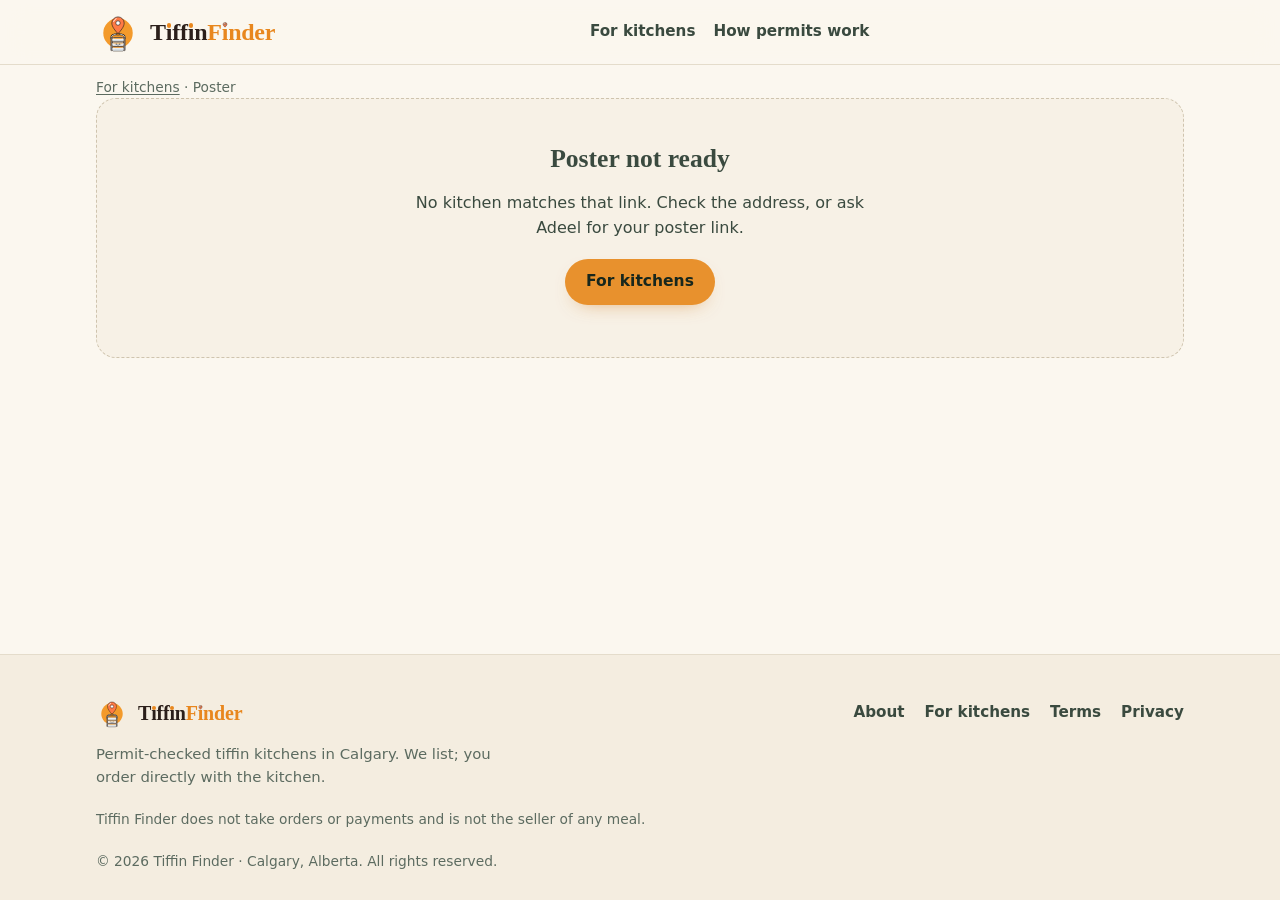
<file: poster.html>
<!doctype html>
<html lang="en-CA">
<head>
  <meta charset="utf-8">
  <meta http-equiv="Content-Security-Policy" content="default-src 'self'; script-src 'self'; style-src 'self' https://fonts.googleapis.com; font-src https://fonts.gstatic.com; img-src 'self' data:; connect-src 'self'; manifest-src 'self'; worker-src 'self'; base-uri 'self'; form-action 'self'; object-src 'none'; upgrade-insecure-requests">
  <meta name="referrer" content="strict-origin-when-cross-origin">
  <meta name="viewport" content="width=device-width, initial-scale=1, viewport-fit=cover">
  <title>Poster — Tiffin Finder</title>
  <meta name="robots" content="noindex">
  <meta name="description" content="A printable poster with your Tiffin Finder link, for your counter or window.">
  <meta name="theme-color" media="(prefers-color-scheme: light)" content="#1f5c3a">
  <meta name="theme-color" media="(prefers-color-scheme: dark)" content="#101a14">
  <meta name="color-scheme" content="light dark">
  <link rel="icon" href="./icons/favicon.svg" type="image/svg+xml">
  <link rel="apple-touch-icon" href="./icons/apple-touch-icon.png">
  <link rel="preconnect" href="https://fonts.googleapis.com">
  <link rel="preconnect" href="https://fonts.gstatic.com" crossorigin>
  <link rel="stylesheet" href="https://fonts.googleapis.com/css2?family=Fraunces:opsz,wght@9..144,500..700&family=Manrope:wght@400..800&family=Baloo+2:wght@800&display=swap">
  <script src="./early.js?v=tf-v1.50.0"></script>
  <link rel="stylesheet" href="./styles.css?v=tf-v1.50.0">
  <script src="./qr.js?v=tf-v1.50.0" defer></script>
  <script src="./poster.js?v=tf-v1.50.0" defer></script>
</head>
<body data-page="poster">
  <a class="skip-link" href="#main">Skip to content</a>

  <header class="site-header no-print">
    <div class="wrap header-inner">
      <a class="brand" href="./" aria-label="Tiffin Finder home">
        <svg class="logo" viewBox="0 0 400 400" aria-hidden="true" focusable="false"><circle cx="200" cy="210" r="134" fill="#f39a2b"/>
<g transform="translate(0 118.7)"><path d="M200 98.0C174.8 67.2 144 34.7 144 0a56 56 0 0 1 112 0c0 34.7-30.8 67.2-56 98.0Z" fill="#ff7a45" stroke="#2b1f1a" stroke-width="6" stroke-linejoin="round"/><circle cx="200" cy="0" r="20.2" fill="#fff" stroke="#2b1f1a" stroke-width="6"/><path d="M159.7 -14.0a44.8 44.8 0 0 1 23.5-25.8" fill="none" stroke="#fff" stroke-width="7" stroke-linecap="round"/></g>
<path d="M139.0 258V248C139.0 210.1 261.0 210.1 261.0 248V258" fill="none" stroke="#2b1f1a" stroke-width="15" stroke-linecap="round"/>
<path d="M139.0 258V248C139.0 210.1 261.0 210.1 261.0 248V258" fill="none" stroke="#b9c1c7" stroke-width="9" stroke-linecap="round"/>
<rect x="185" y="212.7" width="30" height="14" rx="7" fill="#f39a2b" stroke="#2b1f1a" stroke-width="6"/>
<rect x="142.0" y="250.0" width="116" height="38" rx="17.5" fill="#e9eef1" stroke="#2b1f1a" stroke-width="6"/>
<path d="M147.0 273.6H253.0V272.3a14.0 14.0 0 0 1-14.0 14.0H161.0a14.0 14.0 0 0 1-14.0-14.0Z" fill="#d3dade"/>
<rect x="154.6" y="255.5" width="90.8" height="6.5" rx="3.2" fill="#f39a2b"/>
<path d="M155.0 269.0h12" stroke="#fff" stroke-width="4" stroke-linecap="round"/>
<rect x="142.0" y="292.0" width="116" height="38" rx="17.5" fill="#e9eef1" stroke="#2b1f1a" stroke-width="6"/>
<path d="M147.0 315.6H253.0V314.3a14.0 14.0 0 0 1-14.0 14.0H161.0a14.0 14.0 0 0 1-14.0-14.0Z" fill="#d3dade"/>
<rect x="154.6" y="297.5" width="90.8" height="6.5" rx="3.2" fill="#f39a2b"/>
<path d="M155.0 311.0h12" stroke="#fff" stroke-width="4" stroke-linecap="round"/>
<rect x="142.0" y="334.0" width="116" height="38" rx="17.5" fill="#e9eef1" stroke="#2b1f1a" stroke-width="6"/>
<path d="M147.0 357.6H253.0V356.3a14.0 14.0 0 0 1-14.0 14.0H161.0a14.0 14.0 0 0 1-14.0-14.0Z" fill="#d3dade"/>
<rect x="154.6" y="339.5" width="90.8" height="6.5" rx="3.2" fill="#f39a2b"/>
<path d="M155.0 353.0h12" stroke="#fff" stroke-width="4" stroke-linecap="round"/>
<rect x="135.0" y="247" width="9" height="123" rx="4.5" fill="#b9c1c7" stroke="#2b1f1a" stroke-width="5"/>
<rect x="256.0" y="247" width="9" height="123" rx="4.5" fill="#b9c1c7" stroke="#2b1f1a" stroke-width="5"/>
<ellipse cx="184" cy="311.0" rx="4.4" ry="5.8" fill="#2b1f1a"/><ellipse cx="216" cy="311.0" rx="4.4" ry="5.8" fill="#2b1f1a"/>
<circle cx="185.4" cy="309.0" r="1.6" fill="#fff"/><circle cx="217.4" cy="309.0" r="1.6" fill="#fff"/>
<path d="M192.5 318.0q7.5 6.5 15 0" fill="none" stroke="#2b1f1a" stroke-width="3.8" stroke-linecap="round"/>
<ellipse cx="172" cy="318.0" rx="5" ry="3" fill="#f7a9a0"/><ellipse cx="228" cy="318.0" rx="5" ry="3" fill="#f7a9a0"/></svg>
        <span class="wordmark" aria-hidden="true"><span class="wm-a">T<span class="wm-i">ı</span>ff<span class="wm-i">ı</span>n</span><span class="wm-b">F<span class="wm-i wm-pin">ı</span>nder</span></span><span class="visually-hidden">Tiffin Finder</span>
      </a>
      <nav class="site-nav" aria-label="Primary">
        <a href="./kitchens.html">For kitchens</a>
        <a href="./permitted.html">How permits work</a>
      </nav>
    </div>
  </header>

  <main id="main">
    <div class="wrap">
      <h1 class="visually-hidden">Poster</h1>
      <p class="fine no-print poster-crumb"><a href="./kitchens.html">For kitchens</a> · Poster</p>

      <div class="poster print-page" id="poster-mount" hidden>
        <div class="dabba-tile large mascot-tile" aria-hidden="true">
          <svg class="dabba mascot-glyph" viewBox="0 0 400 400" focusable="false"><circle cx="200" cy="210" r="134" fill="#f39a2b"/>
<g transform="translate(0 118.7)"><path d="M200 98.0C174.8 67.2 144 34.7 144 0a56 56 0 0 1 112 0c0 34.7-30.8 67.2-56 98.0Z" fill="#ff7a45" stroke="#2b1f1a" stroke-width="6" stroke-linejoin="round"/><circle cx="200" cy="0" r="20.2" fill="#fff" stroke="#2b1f1a" stroke-width="6"/><path d="M159.7 -14.0a44.8 44.8 0 0 1 23.5-25.8" fill="none" stroke="#fff" stroke-width="7" stroke-linecap="round"/></g>
<path d="M139.0 258V248C139.0 210.1 261.0 210.1 261.0 248V258" fill="none" stroke="#2b1f1a" stroke-width="15" stroke-linecap="round"/>
<path d="M139.0 258V248C139.0 210.1 261.0 210.1 261.0 248V258" fill="none" stroke="#b9c1c7" stroke-width="9" stroke-linecap="round"/>
<rect x="185" y="212.7" width="30" height="14" rx="7" fill="#f39a2b" stroke="#2b1f1a" stroke-width="6"/>
<rect x="142.0" y="250.0" width="116" height="38" rx="17.5" fill="#e9eef1" stroke="#2b1f1a" stroke-width="6"/>
<path d="M147.0 273.6H253.0V272.3a14.0 14.0 0 0 1-14.0 14.0H161.0a14.0 14.0 0 0 1-14.0-14.0Z" fill="#d3dade"/>
<rect x="154.6" y="255.5" width="90.8" height="6.5" rx="3.2" fill="#f39a2b"/>
<path d="M155.0 269.0h12" stroke="#fff" stroke-width="4" stroke-linecap="round"/>
<rect x="142.0" y="292.0" width="116" height="38" rx="17.5" fill="#e9eef1" stroke="#2b1f1a" stroke-width="6"/>
<path d="M147.0 315.6H253.0V314.3a14.0 14.0 0 0 1-14.0 14.0H161.0a14.0 14.0 0 0 1-14.0-14.0Z" fill="#d3dade"/>
<rect x="154.6" y="297.5" width="90.8" height="6.5" rx="3.2" fill="#f39a2b"/>
<path d="M155.0 311.0h12" stroke="#fff" stroke-width="4" stroke-linecap="round"/>
<rect x="142.0" y="334.0" width="116" height="38" rx="17.5" fill="#e9eef1" stroke="#2b1f1a" stroke-width="6"/>
<path d="M147.0 357.6H253.0V356.3a14.0 14.0 0 0 1-14.0 14.0H161.0a14.0 14.0 0 0 1-14.0-14.0Z" fill="#d3dade"/>
<rect x="154.6" y="339.5" width="90.8" height="6.5" rx="3.2" fill="#f39a2b"/>
<path d="M155.0 353.0h12" stroke="#fff" stroke-width="4" stroke-linecap="round"/>
<rect x="135.0" y="247" width="9" height="123" rx="4.5" fill="#b9c1c7" stroke="#2b1f1a" stroke-width="5"/>
<rect x="256.0" y="247" width="9" height="123" rx="4.5" fill="#b9c1c7" stroke="#2b1f1a" stroke-width="5"/>
<ellipse cx="184" cy="311.0" rx="4.4" ry="5.8" fill="#2b1f1a"/><ellipse cx="216" cy="311.0" rx="4.4" ry="5.8" fill="#2b1f1a"/>
<circle cx="185.4" cy="309.0" r="1.6" fill="#fff"/><circle cx="217.4" cy="309.0" r="1.6" fill="#fff"/>
<path d="M192.5 318.0q7.5 6.5 15 0" fill="none" stroke="#2b1f1a" stroke-width="3.8" stroke-linecap="round"/>
<ellipse cx="172" cy="318.0" rx="5" ry="3" fill="#f7a9a0"/><ellipse cx="228" cy="318.0" rx="5" ry="3" fill="#f7a9a0"/></svg>
        </div>
        <p class="poster-name" id="poster-name">Loading your kitchen…</p>
        <p class="poster-tagline" id="poster-tagline">Order on WhatsApp — find our plans at the link below</p>
        <div class="poster-qr" id="poster-qr" aria-hidden="true"></div>
        <p class="poster-scan-text">Scan to see our plans and order on WhatsApp</p>
        <p class="poster-link-box" id="poster-link" aria-hidden="true"></p>
        <p class="poster-actions no-print"><a class="btn btn-primary" id="poster-wa-link" href="./">Open our Tiffin Finder page</a></p>
        <p class="poster-note" id="poster-sample-note" hidden>Sample poster, made up for testing — not a real kitchen.</p>
        <p class="poster-note">Free and permit-checked on Tiffin Finder. Tiffin Finder does not take orders or payments.</p>
        <p class="page-actions no-print">
          <button type="button" class="btn btn-secondary" id="poster-print">Print this poster</button>
          <button type="button" class="btn btn-secondary" id="poster-download-qr" hidden>Download QR (SVG)</button>
        </p>
      </div>

      <div class="empty no-print" id="poster-empty">
        <p class="poster-empty-heading">Poster not ready</p>
        <p id="poster-empty-text">Open this page with your own link, for example <code>poster.html?k=your-kitchen</code>. Ask Adeel if you don't have yours yet.</p>
        <p class="page-actions"><a class="btn btn-primary" href="./kitchens.html">For kitchens</a></p>
      </div>
    </div>
  </main>

  <footer class="site-footer no-print">
    <div class="wrap footer-inner">
      <div class="footer-brand">
        <a class="brand" href="./" aria-label="Tiffin Finder home">
          <svg class="logo" viewBox="0 0 400 400" aria-hidden="true" focusable="false"><circle cx="200" cy="210" r="134" fill="#f39a2b"/>
<g transform="translate(0 118.7)"><path d="M200 98.0C174.8 67.2 144 34.7 144 0a56 56 0 0 1 112 0c0 34.7-30.8 67.2-56 98.0Z" fill="#ff7a45" stroke="#2b1f1a" stroke-width="6" stroke-linejoin="round"/><circle cx="200" cy="0" r="20.2" fill="#fff" stroke="#2b1f1a" stroke-width="6"/><path d="M159.7 -14.0a44.8 44.8 0 0 1 23.5-25.8" fill="none" stroke="#fff" stroke-width="7" stroke-linecap="round"/></g>
<path d="M139.0 258V248C139.0 210.1 261.0 210.1 261.0 248V258" fill="none" stroke="#2b1f1a" stroke-width="15" stroke-linecap="round"/>
<path d="M139.0 258V248C139.0 210.1 261.0 210.1 261.0 248V258" fill="none" stroke="#b9c1c7" stroke-width="9" stroke-linecap="round"/>
<rect x="185" y="212.7" width="30" height="14" rx="7" fill="#f39a2b" stroke="#2b1f1a" stroke-width="6"/>
<rect x="142.0" y="250.0" width="116" height="38" rx="17.5" fill="#e9eef1" stroke="#2b1f1a" stroke-width="6"/>
<path d="M147.0 273.6H253.0V272.3a14.0 14.0 0 0 1-14.0 14.0H161.0a14.0 14.0 0 0 1-14.0-14.0Z" fill="#d3dade"/>
<rect x="154.6" y="255.5" width="90.8" height="6.5" rx="3.2" fill="#f39a2b"/>
<path d="M155.0 269.0h12" stroke="#fff" stroke-width="4" stroke-linecap="round"/>
<rect x="142.0" y="292.0" width="116" height="38" rx="17.5" fill="#e9eef1" stroke="#2b1f1a" stroke-width="6"/>
<path d="M147.0 315.6H253.0V314.3a14.0 14.0 0 0 1-14.0 14.0H161.0a14.0 14.0 0 0 1-14.0-14.0Z" fill="#d3dade"/>
<rect x="154.6" y="297.5" width="90.8" height="6.5" rx="3.2" fill="#f39a2b"/>
<path d="M155.0 311.0h12" stroke="#fff" stroke-width="4" stroke-linecap="round"/>
<rect x="142.0" y="334.0" width="116" height="38" rx="17.5" fill="#e9eef1" stroke="#2b1f1a" stroke-width="6"/>
<path d="M147.0 357.6H253.0V356.3a14.0 14.0 0 0 1-14.0 14.0H161.0a14.0 14.0 0 0 1-14.0-14.0Z" fill="#d3dade"/>
<rect x="154.6" y="339.5" width="90.8" height="6.5" rx="3.2" fill="#f39a2b"/>
<path d="M155.0 353.0h12" stroke="#fff" stroke-width="4" stroke-linecap="round"/>
<rect x="135.0" y="247" width="9" height="123" rx="4.5" fill="#b9c1c7" stroke="#2b1f1a" stroke-width="5"/>
<rect x="256.0" y="247" width="9" height="123" rx="4.5" fill="#b9c1c7" stroke="#2b1f1a" stroke-width="5"/>
<ellipse cx="184" cy="311.0" rx="4.4" ry="5.8" fill="#2b1f1a"/><ellipse cx="216" cy="311.0" rx="4.4" ry="5.8" fill="#2b1f1a"/>
<circle cx="185.4" cy="309.0" r="1.6" fill="#fff"/><circle cx="217.4" cy="309.0" r="1.6" fill="#fff"/>
<path d="M192.5 318.0q7.5 6.5 15 0" fill="none" stroke="#2b1f1a" stroke-width="3.8" stroke-linecap="round"/>
<ellipse cx="172" cy="318.0" rx="5" ry="3" fill="#f7a9a0"/><ellipse cx="228" cy="318.0" rx="5" ry="3" fill="#f7a9a0"/></svg>
          <span class="wordmark" aria-hidden="true"><span class="wm-a">T<span class="wm-i">ı</span>ff<span class="wm-i">ı</span>n</span><span class="wm-b">F<span class="wm-i wm-pin">ı</span>nder</span></span><span class="visually-hidden">Tiffin Finder</span>
        </a>
        <p>Permit-checked tiffin kitchens in Calgary. We list; you order directly with the kitchen.</p>
      </div>
      <nav class="footer-nav" aria-label="Footer">
        <ul>
          <li><a href="./about.html">About</a></li>
          <li><a href="./kitchens.html">For kitchens</a></li>
          <li><a href="./terms.html">Terms</a></li>
          <li><a href="./privacy.html">Privacy</a></li>
        </ul>
      </nav>
      <p class="footer-note">Tiffin Finder does not take orders or payments and is not the seller of any meal.</p>
      <p class="footer-copy">© 2026 Tiffin Finder · Calgary, Alberta. All rights reserved.</p>
    </div>
  </footer>

</body>
</html>
</file>
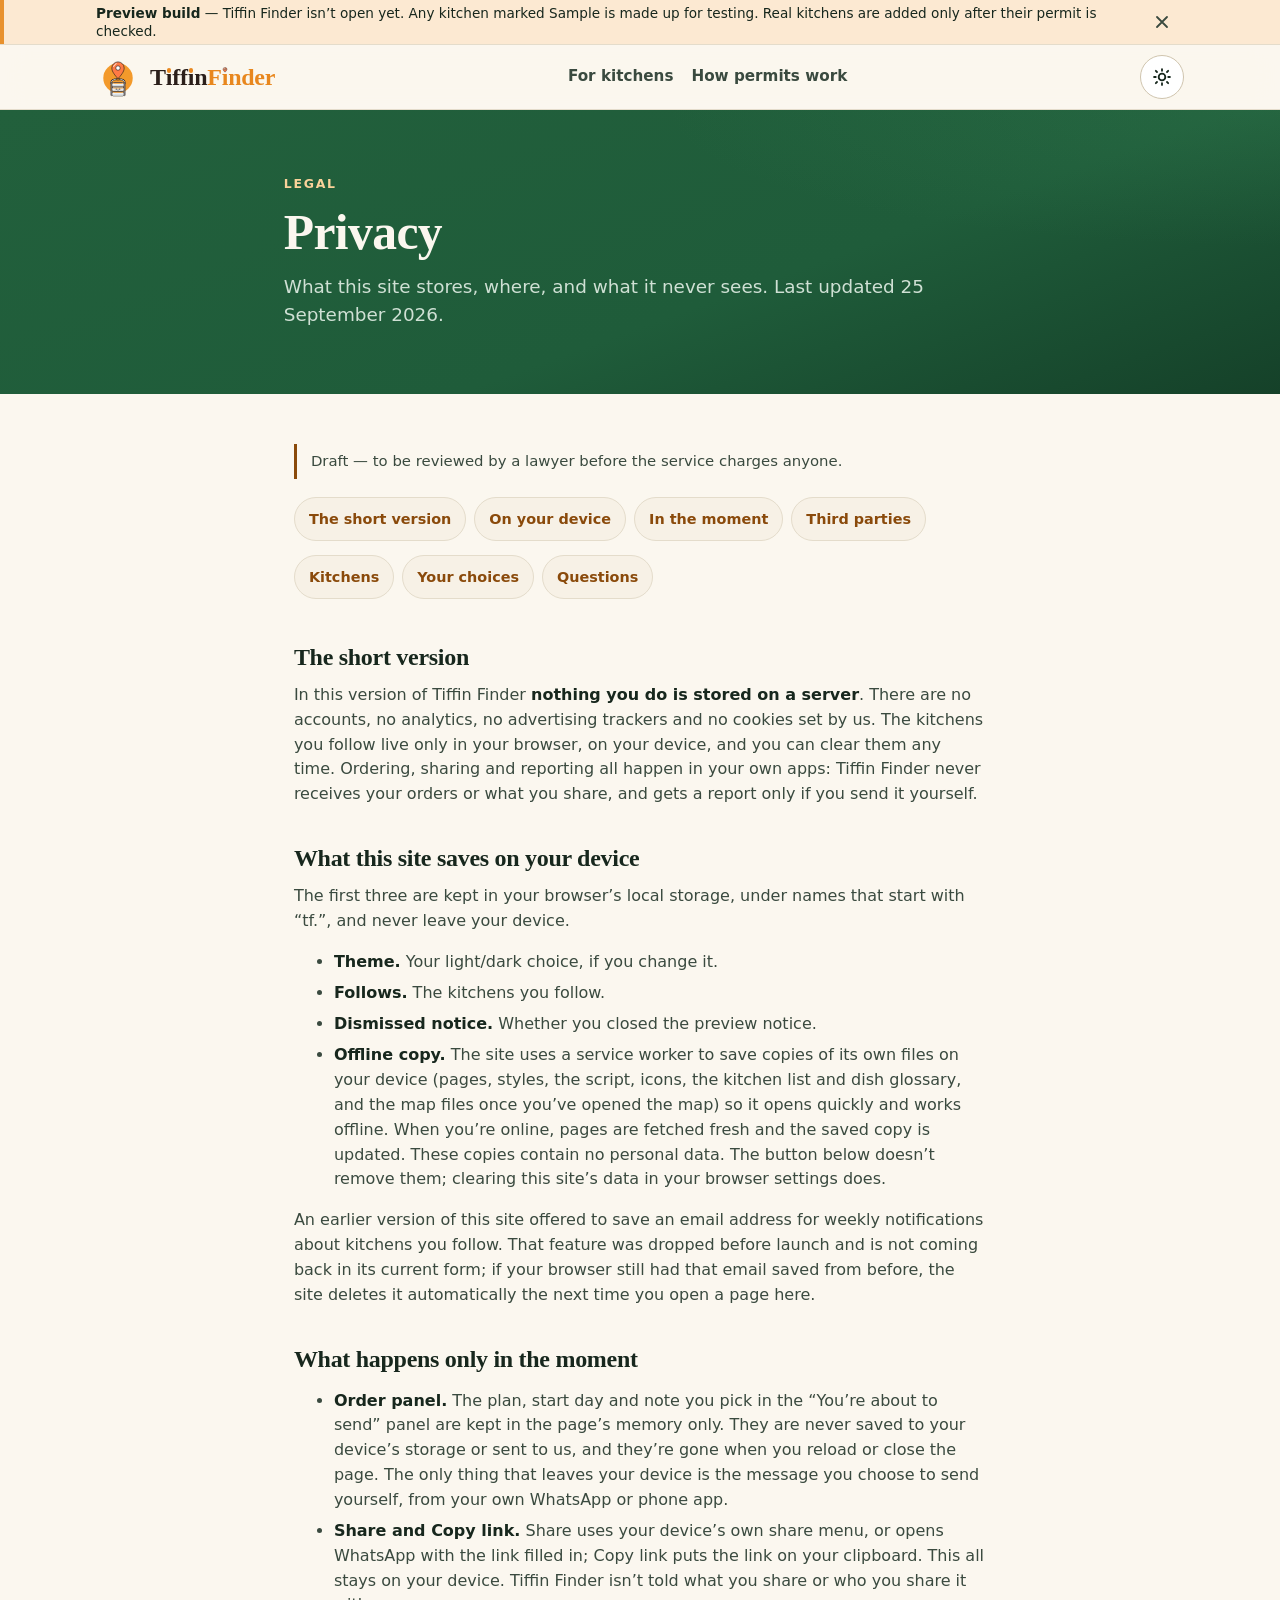
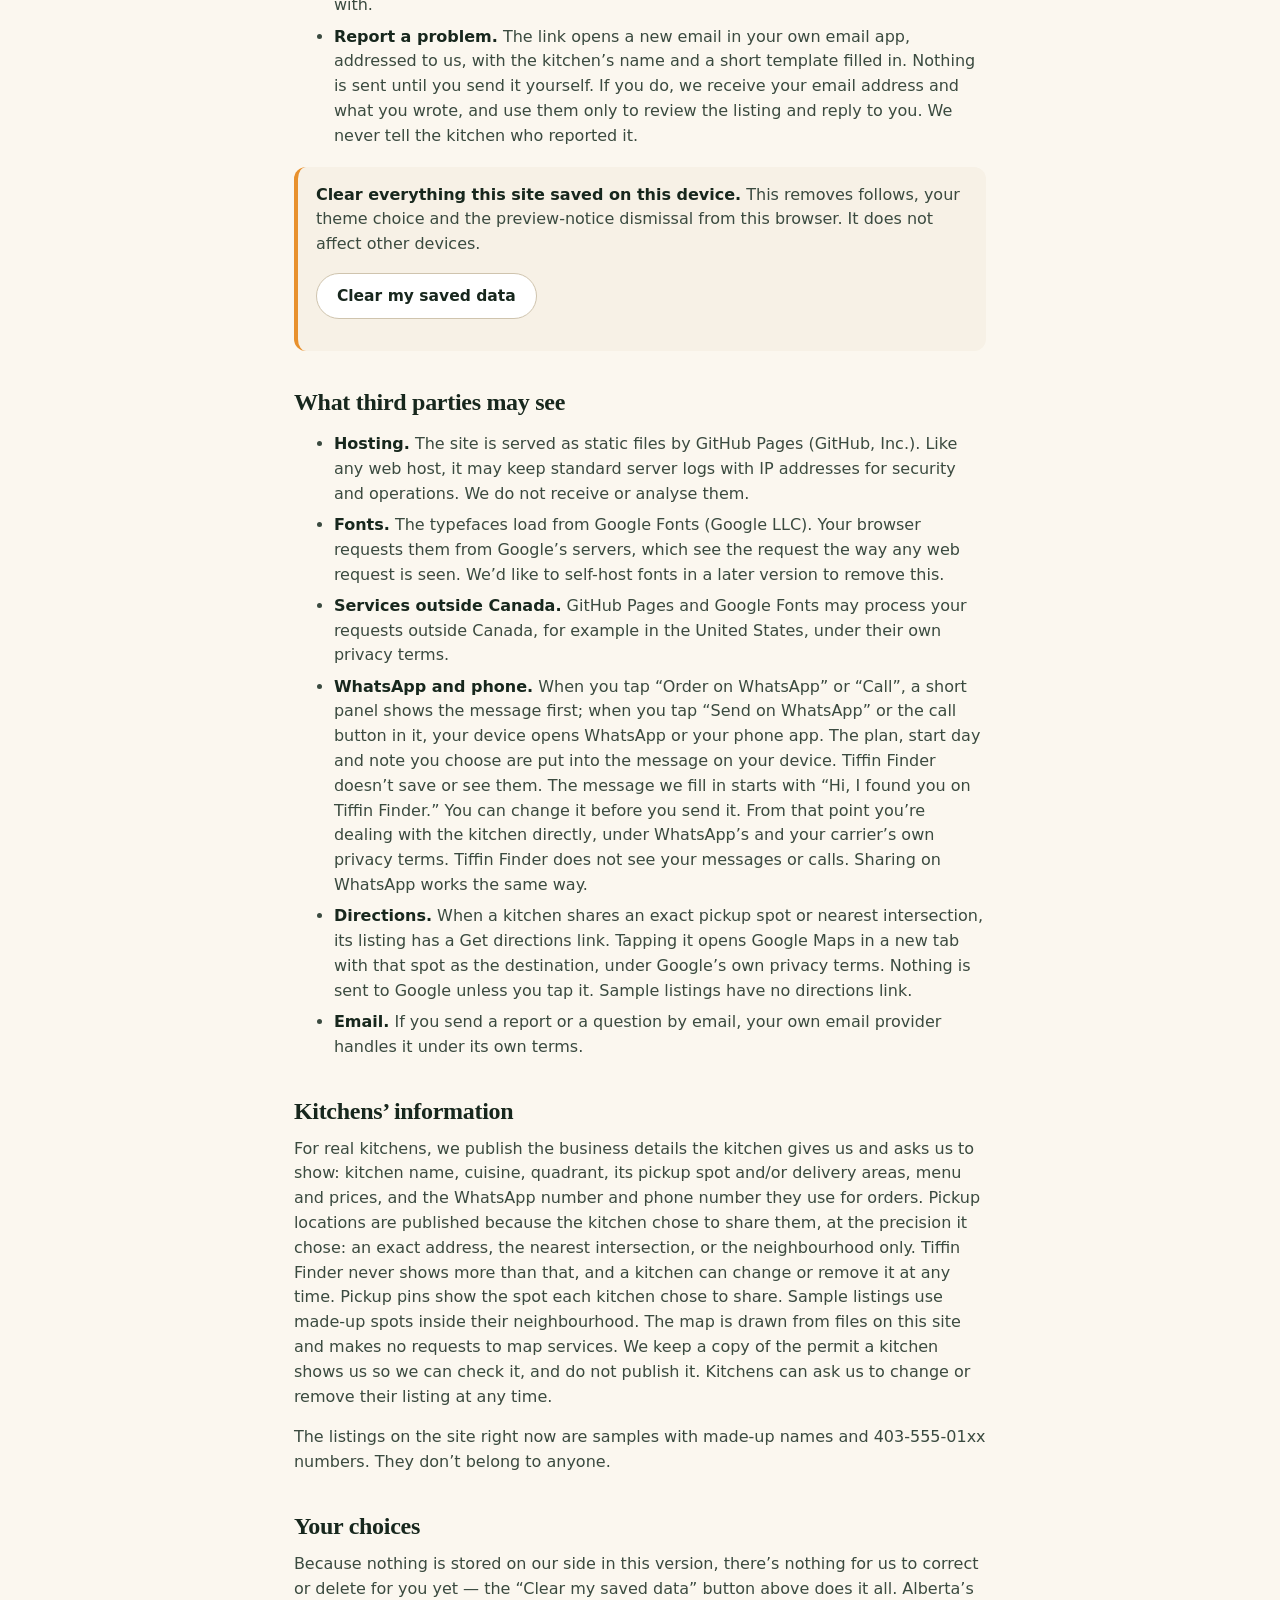
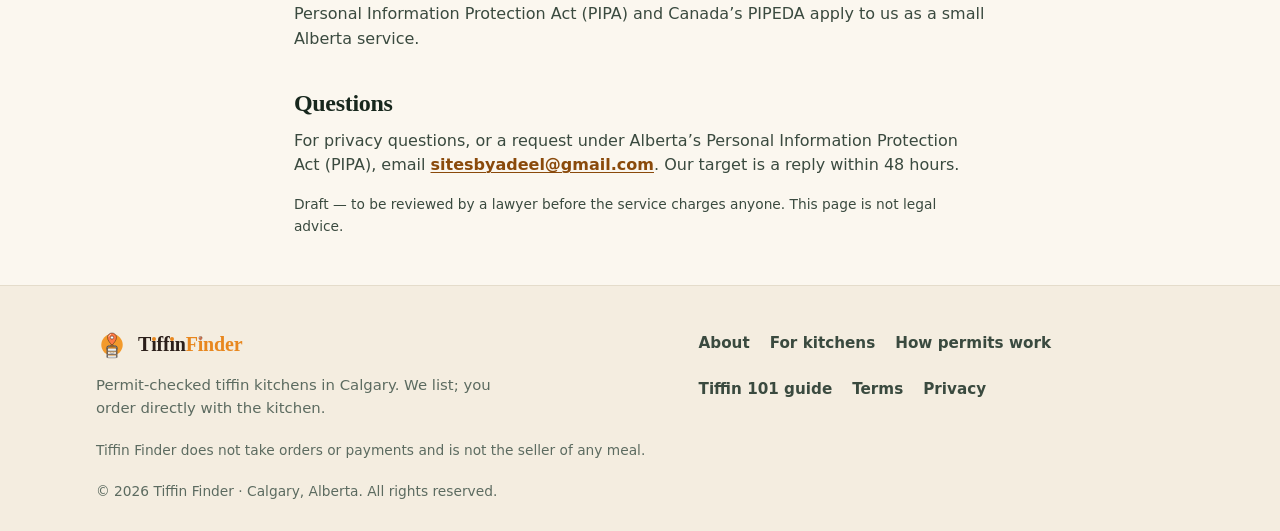
<file: privacy.html>
<!doctype html>
<html lang="en-CA">
<head>
  <meta charset="utf-8">
  <meta http-equiv="Content-Security-Policy" content="default-src 'self'; script-src 'self' 'sha256-J+xASHBHcj7Z6purppfpjdA1vHzePKJOoH6E7b+cYeE='; style-src 'self' https://fonts.googleapis.com; font-src https://fonts.gstatic.com; img-src 'self' data:; connect-src 'self'; manifest-src 'self'; worker-src 'self'; base-uri 'self'; form-action 'self'; object-src 'none'; upgrade-insecure-requests">
  <meta name="referrer" content="strict-origin-when-cross-origin">
  <meta name="viewport" content="width=device-width, initial-scale=1, viewport-fit=cover">
  <title>Privacy — Tiffin Finder</title>
  <meta name="description" content="What Tiffin Finder stores and doesn’t. In this version nothing is stored on a server: the kitchens you follow stay in your browser. Draft, to be reviewed by a lawyer.">
  <link rel="canonical" href="https://tiffinfinder.ca/privacy.html">
  <meta property="og:type" content="website">
  <meta property="og:site_name" content="Tiffin Finder">
  <meta property="og:locale" content="en_CA">
  <meta property="og:title" content="Privacy — Tiffin Finder">
  <meta property="og:description" content="What Tiffin Finder stores and doesn’t. In this version nothing is stored on a server: the kitchens you follow stay in your browser. Draft, to be reviewed by a lawyer.">
  <meta property="og:url" content="https://tiffinfinder.ca/privacy.html">
  <meta property="og:image" content="https://tiffinfinder.ca/og-image.png">
  <meta property="og:image:type" content="image/png">
  <meta property="og:image:width" content="1200">
  <meta property="og:image:height" content="630">
  <meta property="og:image:alt" content="Tiffin Finder — Find a permit-checked tiffin kitchen in Calgary, with a stacked saffron tiffin on leaf green">
  <meta name="twitter:card" content="summary_large_image">
  <meta name="twitter:title" content="Privacy — Tiffin Finder">
  <meta name="twitter:description" content="What Tiffin Finder stores and doesn’t. In this version nothing is stored on a server: the kitchens you follow stay in your browser. Draft, to be reviewed by a lawyer.">
  <meta name="twitter:image" content="https://tiffinfinder.ca/og-image.png">
  <meta name="twitter:image:alt" content="Tiffin Finder — Find a permit-checked tiffin kitchen in Calgary, with a stacked saffron tiffin on leaf green">
  <meta name="theme-color" media="(prefers-color-scheme: light)" content="#1f5c3a">
  <meta name="theme-color" media="(prefers-color-scheme: dark)" content="#101a14">
  <meta name="color-scheme" content="light dark">
  <meta name="mobile-web-app-capable" content="yes">
  <meta name="apple-mobile-web-app-capable" content="yes">
  <meta name="apple-mobile-web-app-title" content="Tiffin Finder">
  <link rel="manifest" href="./manifest.webmanifest">
  <link rel="icon" href="./icons/favicon.svg" type="image/svg+xml">
  <link rel="icon" href="./icons/icon-192.png" type="image/png" sizes="192x192">
  <link rel="apple-touch-icon" href="./icons/apple-touch-icon.png">
  <link rel="preconnect" href="https://fonts.googleapis.com">
  <link rel="preconnect" href="https://fonts.gstatic.com" crossorigin>
  <link rel="stylesheet" href="https://fonts.googleapis.com/css2?family=Fraunces:opsz,wght@9..144,500..700&family=Manrope:wght@400..800&family=Baloo+2:wght@800&display=swap">
  <script src="./early.js?v=tf-v1.50.0"></script>
  <link rel="stylesheet" href="./styles.css?v=tf-v1.50.0">
  <script src="./app.js?v=tf-v1.50.0" defer></script>
  <script type="speculationrules">
  {
    "prefetch": [
      {
        "source": "document",
        "where": {
          "and": [
            { "href_matches": "/*" },
            { "not": { "href_matches": { "search": "*demo=1*" } } },
            { "not": { "selector_matches": "[href^=\"mailto:\"]" } },
            { "not": { "selector_matches": "[href^=\"tel:\"]" } },
            { "not": { "selector_matches": "[href^=\"https://wa.me/\"]" } }
          ]
        },
        "eagerness": "moderate"
      }
    ]
  }
  </script>
</head>
<body data-page="privacy">
  <a class="skip-link" href="#main">Skip to content</a>

  <div class="preview-bar" id="preview-bar" role="region" aria-label="Preview notice">
    <div class="wrap preview-bar-inner">
      <p><strong>Preview build</strong> — Tiffin Finder isn’t open yet. Any kitchen marked Sample is made up for testing. Real kitchens are added only after their permit is checked.</p>
      <button type="button" class="icon-btn" data-dismiss-preview aria-label="Dismiss preview notice">
        <svg viewBox="0 0 24 24" fill="none" stroke="currentColor" stroke-width="2.2" stroke-linecap="round" aria-hidden="true" focusable="false"><path d="M6 6l12 12M18 6L6 18"/></svg>
      </button>
    </div>
  </div>

  <header class="site-header">
    <div class="wrap header-inner">
      <a class="brand" href="./" aria-label="Tiffin Finder home">
        <svg class="logo" viewBox="0 0 400 400" aria-hidden="true" focusable="false"><circle cx="200" cy="210" r="134" fill="#f39a2b"/>
<g transform="translate(0 118.7)"><path d="M200 98.0C174.8 67.2 144 34.7 144 0a56 56 0 0 1 112 0c0 34.7-30.8 67.2-56 98.0Z" fill="#ff7a45" stroke="#2b1f1a" stroke-width="6" stroke-linejoin="round"/><circle cx="200" cy="0" r="20.2" fill="#fff" stroke="#2b1f1a" stroke-width="6"/><path d="M159.7 -14.0a44.8 44.8 0 0 1 23.5-25.8" fill="none" stroke="#fff" stroke-width="7" stroke-linecap="round"/></g>
<path d="M139.0 258V248C139.0 210.1 261.0 210.1 261.0 248V258" fill="none" stroke="#2b1f1a" stroke-width="15" stroke-linecap="round"/>
<path d="M139.0 258V248C139.0 210.1 261.0 210.1 261.0 248V258" fill="none" stroke="#b9c1c7" stroke-width="9" stroke-linecap="round"/>
<rect x="185" y="212.7" width="30" height="14" rx="7" fill="#f39a2b" stroke="#2b1f1a" stroke-width="6"/>
<rect x="142.0" y="250.0" width="116" height="38" rx="17.5" fill="#e9eef1" stroke="#2b1f1a" stroke-width="6"/>
<path d="M147.0 273.6H253.0V272.3a14.0 14.0 0 0 1-14.0 14.0H161.0a14.0 14.0 0 0 1-14.0-14.0Z" fill="#d3dade"/>
<rect x="154.6" y="255.5" width="90.8" height="6.5" rx="3.2" fill="#f39a2b"/>
<path d="M155.0 269.0h12" stroke="#fff" stroke-width="4" stroke-linecap="round"/>
<rect x="142.0" y="292.0" width="116" height="38" rx="17.5" fill="#e9eef1" stroke="#2b1f1a" stroke-width="6"/>
<path d="M147.0 315.6H253.0V314.3a14.0 14.0 0 0 1-14.0 14.0H161.0a14.0 14.0 0 0 1-14.0-14.0Z" fill="#d3dade"/>
<rect x="154.6" y="297.5" width="90.8" height="6.5" rx="3.2" fill="#f39a2b"/>
<path d="M155.0 311.0h12" stroke="#fff" stroke-width="4" stroke-linecap="round"/>
<rect x="142.0" y="334.0" width="116" height="38" rx="17.5" fill="#e9eef1" stroke="#2b1f1a" stroke-width="6"/>
<path d="M147.0 357.6H253.0V356.3a14.0 14.0 0 0 1-14.0 14.0H161.0a14.0 14.0 0 0 1-14.0-14.0Z" fill="#d3dade"/>
<rect x="154.6" y="339.5" width="90.8" height="6.5" rx="3.2" fill="#f39a2b"/>
<path d="M155.0 353.0h12" stroke="#fff" stroke-width="4" stroke-linecap="round"/>
<rect x="135.0" y="247" width="9" height="123" rx="4.5" fill="#b9c1c7" stroke="#2b1f1a" stroke-width="5"/>
<rect x="256.0" y="247" width="9" height="123" rx="4.5" fill="#b9c1c7" stroke="#2b1f1a" stroke-width="5"/>
<ellipse cx="184" cy="311.0" rx="4.4" ry="5.8" fill="#2b1f1a"/><ellipse cx="216" cy="311.0" rx="4.4" ry="5.8" fill="#2b1f1a"/>
<circle cx="185.4" cy="309.0" r="1.6" fill="#fff"/><circle cx="217.4" cy="309.0" r="1.6" fill="#fff"/>
<path d="M192.5 318.0q7.5 6.5 15 0" fill="none" stroke="#2b1f1a" stroke-width="3.8" stroke-linecap="round"/>
<ellipse cx="172" cy="318.0" rx="5" ry="3" fill="#f7a9a0"/><ellipse cx="228" cy="318.0" rx="5" ry="3" fill="#f7a9a0"/></svg>
        <span class="wordmark" aria-hidden="true"><span class="wm-a">T<span class="wm-i">ı</span>ff<span class="wm-i">ı</span>n</span><span class="wm-b">F<span class="wm-i wm-pin">ı</span>nder</span></span><span class="visually-hidden">Tiffin Finder</span>
      </a>
      <nav class="site-nav" aria-label="Primary">
        <a href="./kitchens.html">For kitchens</a>
        <a href="./permitted.html">How permits work</a>
      </nav>
      <div class="header-actions">
        <button type="button" class="btn btn-primary btn-small" id="install-btn" hidden>
          <svg viewBox="0 0 24 24" fill="none" stroke="currentColor" stroke-width="2.2" stroke-linecap="round" stroke-linejoin="round" aria-hidden="true" focusable="false"><path d="M12 4v11M7.5 10.5L12 15l4.5-4.5M4 19h16"/></svg>
          <span class="btn-label">Install</span>
        </button>
        <button type="button" class="icon-btn theme-toggle" id="theme-toggle" aria-label="Switch to dark theme">
          <svg class="icon-sun" viewBox="0 0 24 24" fill="none" stroke="currentColor" stroke-width="2.2" stroke-linecap="round" aria-hidden="true" focusable="false"><circle cx="12" cy="12" r="4"/><path d="M12 2.5v2M12 19.5v2M4.6 4.6l1.4 1.4M18 18l1.4 1.4M2.5 12h2M19.5 12h2M4.6 19.4L6 18M18 6l1.4-1.4"/></svg>
          <svg class="icon-moon" viewBox="0 0 24 24" fill="none" stroke="currentColor" stroke-width="2.2" stroke-linecap="round" stroke-linejoin="round" aria-hidden="true" focusable="false"><path d="M20 14.5A8.5 8.5 0 0 1 9.5 4a8.5 8.5 0 1 0 10.5 10.5z"/></svg>
        </button>
        <button type="button" class="icon-btn menu-btn" id="menu-btn" aria-label="Menu" aria-expanded="false" aria-controls="nav-sheet">
          <svg viewBox="0 0 24 24" fill="none" stroke="currentColor" stroke-width="2.2" stroke-linecap="round" aria-hidden="true" focusable="false"><path d="M4 7h16M4 12h16M4 17h11"/></svg>
        </button>
      </div>
    </div>
  </header>

  <main id="main">
    <section class="page-hero">
      <div class="wrap page-hero-inner">
        <p class="eyebrow">Legal</p>
        <h1>Privacy</h1>
        <p class="lede">What this site stores, where, and what it never sees. Last updated 25 September 2026.</p>
      </div>
    </section>

    <div class="wrap">
      <article class="prose">
        <div class="callout callout-draft">
          <p>Draft — to be reviewed by a lawyer before the service charges anyone.</p>
        </div>

        <ul class="toc" aria-label="Sections">
          <li><a href="#short">The short version</a></li>
          <li><a href="#browser">On your device</a></li>
          <li><a href="#in-the-moment">In the moment</a></li>
          <li><a href="#third">Third parties</a></li>
          <li><a href="#kitchens">Kitchens</a></li>
          <li><a href="#rights">Your choices</a></li>
          <li><a href="#contact">Questions</a></li>
        </ul>

        <h2 id="short">The short version</h2>
        <p>In this version of Tiffin Finder <strong>nothing you do is stored on a server</strong>. There are no accounts, no analytics, no advertising trackers and no cookies set by us. The kitchens you follow live only in your browser, on your device, and you can clear them any time. Ordering, sharing and reporting all happen in your own apps: Tiffin Finder never receives your orders or what you share, and gets a report only if you send it yourself.</p>

        <h2 id="browser">What this site saves on your device</h2>
        <p>The first three are kept in your browser’s local storage, under names that start with “tf.”, and never leave your device.</p>
        <ul>
          <li><strong>Theme.</strong> Your light/dark choice, if you change it.</li>
          <li><strong>Follows.</strong> The kitchens you follow.</li>
          <li><strong>Dismissed notice.</strong> Whether you closed the preview notice.</li>
          <li><strong>Offline copy.</strong> The site uses a service worker to save copies of its own files on your device (pages, styles, the script, icons, the kitchen list and dish glossary, and the map files once you’ve opened the map) so it opens quickly and works offline. When you’re online, pages are fetched fresh and the saved copy is updated. These copies contain no personal data. The button below doesn’t remove them; clearing this site’s data in your browser settings does.</li>
        </ul>
        <p>An earlier version of this site offered to save an email address for weekly notifications about kitchens you follow. That feature was dropped before launch and is not coming back in its current form; if your browser still had that email saved from before, the site deletes it automatically the next time you open a page here.</p>

        <h2 id="in-the-moment">What happens only in the moment</h2>
        <ul>
          <li><strong>Order panel.</strong> The plan, start day and note you pick in the “You’re about to send” panel are kept in the page’s memory only. They are never saved to your device’s storage or sent to us, and they’re gone when you reload or close the page. The only thing that leaves your device is the message you choose to send yourself, from your own WhatsApp or phone app.</li>
          <li><strong>Share and Copy link.</strong> Share uses your device’s own share menu, or opens WhatsApp with the link filled in; Copy link puts the link on your clipboard. This all stays on your device. Tiffin Finder isn’t told what you share or who you share it with.</li>
          <li><strong>Report a problem.</strong> The link opens a new email in your own email app, addressed to us, with the kitchen’s name and a short template filled in. Nothing is sent until you send it yourself. If you do, we receive your email address and what you wrote, and use them only to review the listing and reply to you. We never tell the kitchen who reported it.</li>
        </ul>

        <div class="callout">
          <p><strong>Clear everything this site saved on this device.</strong> This removes follows, your theme choice and the preview-notice dismissal from this browser. It does not affect other devices.</p>
          <p><button type="button" class="btn btn-secondary" id="clear-data">Clear my saved data</button></p>
          <p class="fine" id="clear-data-status" role="status" aria-live="polite"></p>
        </div>

        <h2 id="third">What third parties may see</h2>
        <ul>
          <li><strong>Hosting.</strong> The site is served as static files by GitHub Pages (GitHub, Inc.). Like any web host, it may keep standard server logs with IP addresses for security and operations. We do not receive or analyse them.</li>
          <li><strong>Fonts.</strong> The typefaces load from Google Fonts (Google LLC). Your browser requests them from Google’s servers, which see the request the way any web request is seen. We’d like to self-host fonts in a later version to remove this.</li>
          <li><strong>Services outside Canada.</strong> GitHub Pages and Google Fonts may process your requests outside Canada, for example in the United States, under their own privacy terms.</li>
          <li><strong>WhatsApp and phone.</strong> When you tap “Order on WhatsApp” or “Call”, a short panel shows the message first; when you tap “Send on WhatsApp” or the call button in it, your device opens WhatsApp or your phone app. The plan, start day and note you choose are put into the message on your device. Tiffin Finder doesn’t save or see them. The message we fill in starts with “Hi, I found you on Tiffin Finder.” You can change it before you send it. From that point you’re dealing with the kitchen directly, under WhatsApp’s and your carrier’s own privacy terms. Tiffin Finder does not see your messages or calls. Sharing on WhatsApp works the same way.</li>
          <li><strong>Directions.</strong> When a kitchen shares an exact pickup spot or nearest intersection, its listing has a Get directions link. Tapping it opens Google Maps in a new tab with that spot as the destination, under Google’s own privacy terms. Nothing is sent to Google unless you tap it. Sample listings have no directions link.</li>
          <li><strong>Email.</strong> If you send a report or a question by email, your own email provider handles it under its own terms.</li>
        </ul>

        <h2 id="kitchens">Kitchens’ information</h2>
        <p>For real kitchens, we publish the business details the kitchen gives us and asks us to show: kitchen name, cuisine, quadrant, its pickup spot and/or delivery areas, menu and prices, and the WhatsApp number and phone number they use for orders. Pickup locations are published because the kitchen chose to share them, at the precision it chose: an exact address, the nearest intersection, or the neighbourhood only. Tiffin Finder never shows more than that, and a kitchen can change or remove it at any time. Pickup pins show the spot each kitchen chose to share. Sample listings use made-up spots inside their neighbourhood. The map is drawn from files on this site and makes no requests to map services. We keep a copy of the permit a kitchen shows us so we can check it, and do not publish it. Kitchens can ask us to change or remove their listing at any time.</p>
        <p>The listings on the site right now are samples with made-up names and 403-555-01xx numbers. They don’t belong to anyone.</p>

        <h2 id="rights">Your choices</h2>
        <p>Because nothing is stored on our side in this version, there’s nothing for us to correct or delete for you yet — the “Clear my saved data” button above does it all. Alberta’s Personal Information Protection Act (PIPA) and Canada’s PIPEDA apply to us as a small Alberta service.</p>

        <h2 id="contact">Questions</h2>
        <p>For privacy questions, or a request under Alberta’s Personal Information Protection Act (PIPA), email <a href="mailto:sitesbyadeel@gmail.com?subject=Privacy%20question">sitesbyadeel@gmail.com</a>. Our target is a reply within 48 hours.</p>

        <p class="fine">Draft — to be reviewed by a lawyer before the service charges anyone. This page is not legal advice.</p>
      </article>
    </div>
  </main>

  <footer class="site-footer">
    <div class="wrap footer-inner">
      <div class="footer-brand">
        <a class="brand" href="./" aria-label="Tiffin Finder home">
          <svg class="logo" viewBox="0 0 400 400" aria-hidden="true" focusable="false"><circle cx="200" cy="210" r="134" fill="#f39a2b"/>
<g transform="translate(0 118.7)"><path d="M200 98.0C174.8 67.2 144 34.7 144 0a56 56 0 0 1 112 0c0 34.7-30.8 67.2-56 98.0Z" fill="#ff7a45" stroke="#2b1f1a" stroke-width="6" stroke-linejoin="round"/><circle cx="200" cy="0" r="20.2" fill="#fff" stroke="#2b1f1a" stroke-width="6"/><path d="M159.7 -14.0a44.8 44.8 0 0 1 23.5-25.8" fill="none" stroke="#fff" stroke-width="7" stroke-linecap="round"/></g>
<path d="M139.0 258V248C139.0 210.1 261.0 210.1 261.0 248V258" fill="none" stroke="#2b1f1a" stroke-width="15" stroke-linecap="round"/>
<path d="M139.0 258V248C139.0 210.1 261.0 210.1 261.0 248V258" fill="none" stroke="#b9c1c7" stroke-width="9" stroke-linecap="round"/>
<rect x="185" y="212.7" width="30" height="14" rx="7" fill="#f39a2b" stroke="#2b1f1a" stroke-width="6"/>
<rect x="142.0" y="250.0" width="116" height="38" rx="17.5" fill="#e9eef1" stroke="#2b1f1a" stroke-width="6"/>
<path d="M147.0 273.6H253.0V272.3a14.0 14.0 0 0 1-14.0 14.0H161.0a14.0 14.0 0 0 1-14.0-14.0Z" fill="#d3dade"/>
<rect x="154.6" y="255.5" width="90.8" height="6.5" rx="3.2" fill="#f39a2b"/>
<path d="M155.0 269.0h12" stroke="#fff" stroke-width="4" stroke-linecap="round"/>
<rect x="142.0" y="292.0" width="116" height="38" rx="17.5" fill="#e9eef1" stroke="#2b1f1a" stroke-width="6"/>
<path d="M147.0 315.6H253.0V314.3a14.0 14.0 0 0 1-14.0 14.0H161.0a14.0 14.0 0 0 1-14.0-14.0Z" fill="#d3dade"/>
<rect x="154.6" y="297.5" width="90.8" height="6.5" rx="3.2" fill="#f39a2b"/>
<path d="M155.0 311.0h12" stroke="#fff" stroke-width="4" stroke-linecap="round"/>
<rect x="142.0" y="334.0" width="116" height="38" rx="17.5" fill="#e9eef1" stroke="#2b1f1a" stroke-width="6"/>
<path d="M147.0 357.6H253.0V356.3a14.0 14.0 0 0 1-14.0 14.0H161.0a14.0 14.0 0 0 1-14.0-14.0Z" fill="#d3dade"/>
<rect x="154.6" y="339.5" width="90.8" height="6.5" rx="3.2" fill="#f39a2b"/>
<path d="M155.0 353.0h12" stroke="#fff" stroke-width="4" stroke-linecap="round"/>
<rect x="135.0" y="247" width="9" height="123" rx="4.5" fill="#b9c1c7" stroke="#2b1f1a" stroke-width="5"/>
<rect x="256.0" y="247" width="9" height="123" rx="4.5" fill="#b9c1c7" stroke="#2b1f1a" stroke-width="5"/>
<ellipse cx="184" cy="311.0" rx="4.4" ry="5.8" fill="#2b1f1a"/><ellipse cx="216" cy="311.0" rx="4.4" ry="5.8" fill="#2b1f1a"/>
<circle cx="185.4" cy="309.0" r="1.6" fill="#fff"/><circle cx="217.4" cy="309.0" r="1.6" fill="#fff"/>
<path d="M192.5 318.0q7.5 6.5 15 0" fill="none" stroke="#2b1f1a" stroke-width="3.8" stroke-linecap="round"/>
<ellipse cx="172" cy="318.0" rx="5" ry="3" fill="#f7a9a0"/><ellipse cx="228" cy="318.0" rx="5" ry="3" fill="#f7a9a0"/></svg>
          <span class="wordmark" aria-hidden="true"><span class="wm-a">T<span class="wm-i">ı</span>ff<span class="wm-i">ı</span>n</span><span class="wm-b">F<span class="wm-i wm-pin">ı</span>nder</span></span><span class="visually-hidden">Tiffin Finder</span>
        </a>
        <p>Permit-checked tiffin kitchens in Calgary. We list; you order directly with the kitchen.</p>
      </div>
      <nav class="footer-nav" aria-label="Footer">
        <ul>
          <li><a href="./about.html">About</a></li>
          <li><a href="./kitchens.html">For kitchens</a></li>
          <li><a href="./permitted.html">How permits work</a></li>
          <li><a href="./guide.html">Tiffin 101 guide</a></li>
          <li><a href="./terms.html">Terms</a></li>
          <li><a href="./privacy.html">Privacy</a></li>
        </ul>
      </nav>
      <p class="footer-note">Tiffin Finder does not take orders or payments and is not the seller of any meal.</p>
      <p class="footer-copy">© 2026 Tiffin Finder · Calgary, Alberta. All rights reserved.</p>
    </div>
  </footer>

  <div class="sheet" id="ios-sheet" hidden>
    <button type="button" class="sheet-backdrop" tabindex="-1" aria-label="Close"></button>
    <div class="sheet-panel" role="dialog" aria-modal="true" aria-labelledby="sheet-title" aria-describedby="sheet-desc">
      <div class="sheet-handle" aria-hidden="true"></div>
      <h2 id="sheet-title">Add Tiffin Finder to your Home Screen</h2>
      <p id="sheet-desc">On iPhone and iPad, apps install from Safari’s Share menu.</p>
      <ol class="steps">
        <li><span>Tap the <strong>Share</strong> button <svg class="share-glyph" viewBox="0 0 24 24" fill="none" stroke="currentColor" stroke-width="2.2" stroke-linecap="round" stroke-linejoin="round" aria-hidden="true" focusable="false"><path d="M12 3v12M8 7l4-4 4 4M5 12v7a2 2 0 0 0 2 2h10a2 2 0 0 0 2-2v-7"/></svg> in Safari’s toolbar.</span></li>
        <li><span>Scroll down and tap <strong>Add to Home Screen</strong>.</span></li>
        <li><span>Tap <strong>Add</strong> in the top corner.</span></li>
      </ol>
      <p class="fine">Opened this inside another app? Open it in Safari first.</p>
      <button type="button" class="btn btn-primary btn-block" id="sheet-close">Got it</button>
    </div>
  </div>

  <div class="sheet nav-sheet" id="nav-sheet" hidden>
    <button type="button" class="sheet-backdrop" tabindex="-1" aria-label="Close menu" data-close-nav></button>
    <div class="sheet-panel" role="dialog" aria-modal="true" aria-labelledby="nav-sheet-title">
      <div class="sheet-handle" aria-hidden="true"></div>
      <div class="nav-sheet-head">
        <h2 id="nav-sheet-title">Menu</h2>
        <button type="button" class="icon-btn" data-close-nav aria-label="Close menu"><svg viewBox="0 0 24 24" fill="none" stroke="currentColor" stroke-width="2.2" stroke-linecap="round" aria-hidden="true" focusable="false"><path d="M6 6l12 12M18 6L6 18"/></svg></button>
      </div>
      <nav aria-label="Site">
        <ul class="nav-sheet-list">
          <li><a href="./" data-nav="browse">Browse kitchens <svg class="nav-chev" viewBox="0 0 24 24" fill="none" stroke="currentColor" stroke-width="2.2" stroke-linecap="round" stroke-linejoin="round" aria-hidden="true" focusable="false"><path d="M9 6l6 6-6 6"/></svg></a></li>
          <li><a href="./kitchens.html" data-nav="kitchens">For kitchens <svg class="nav-chev" viewBox="0 0 24 24" fill="none" stroke="currentColor" stroke-width="2.2" stroke-linecap="round" stroke-linejoin="round" aria-hidden="true" focusable="false"><path d="M9 6l6 6-6 6"/></svg></a></li>
          <li><a href="./permitted.html" data-nav="permitted">How permits work <svg class="nav-chev" viewBox="0 0 24 24" fill="none" stroke="currentColor" stroke-width="2.2" stroke-linecap="round" stroke-linejoin="round" aria-hidden="true" focusable="false"><path d="M9 6l6 6-6 6"/></svg></a></li>
          <li><a href="./guide.html" data-nav="guide">Tiffin 101 guide <svg class="nav-chev" viewBox="0 0 24 24" fill="none" stroke="currentColor" stroke-width="2.2" stroke-linecap="round" stroke-linejoin="round" aria-hidden="true" focusable="false"><path d="M9 6l6 6-6 6"/></svg></a></li>
          <li><a href="./about.html" data-nav="about">About <svg class="nav-chev" viewBox="0 0 24 24" fill="none" stroke="currentColor" stroke-width="2.2" stroke-linecap="round" stroke-linejoin="round" aria-hidden="true" focusable="false"><path d="M9 6l6 6-6 6"/></svg></a></li>
        </ul>
      </nav>
    </div>
  </div>

  <div class="toast" id="toast" role="status" aria-live="polite"></div>
</body>
</html>
</file>
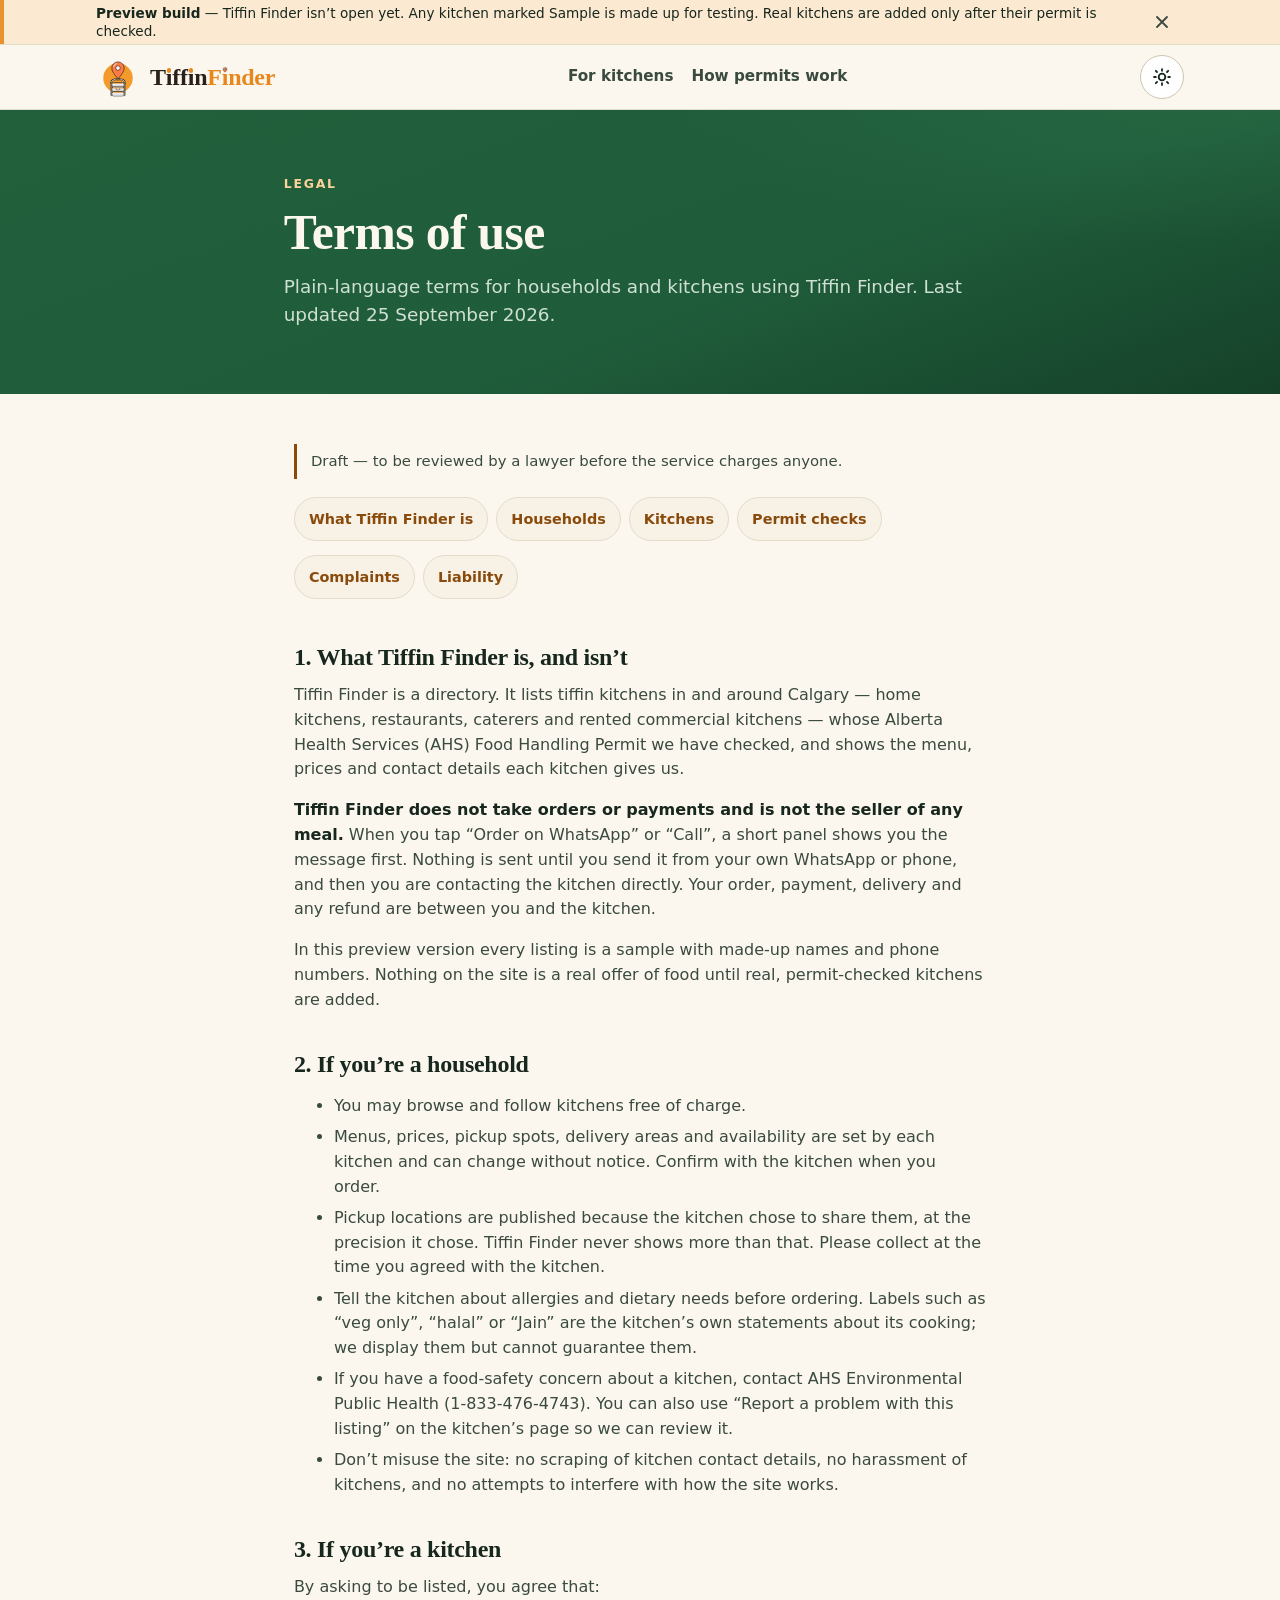
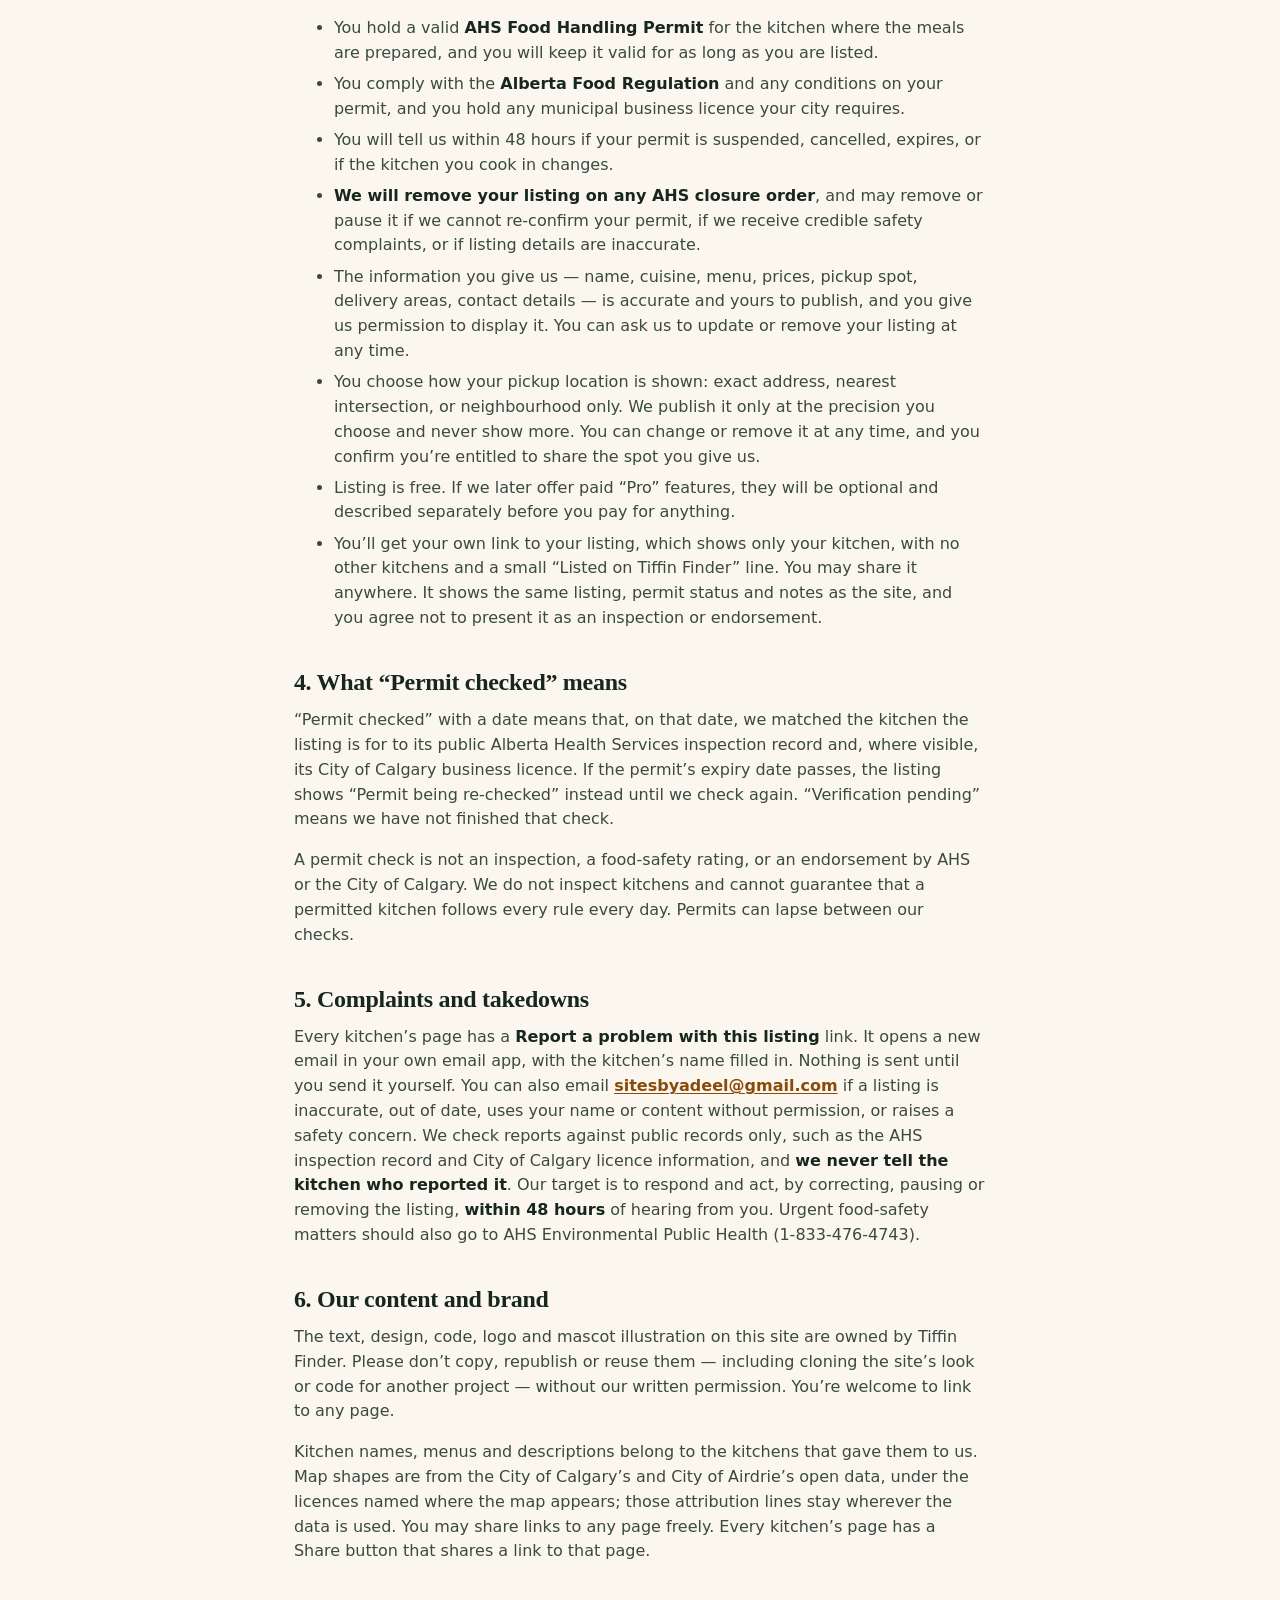
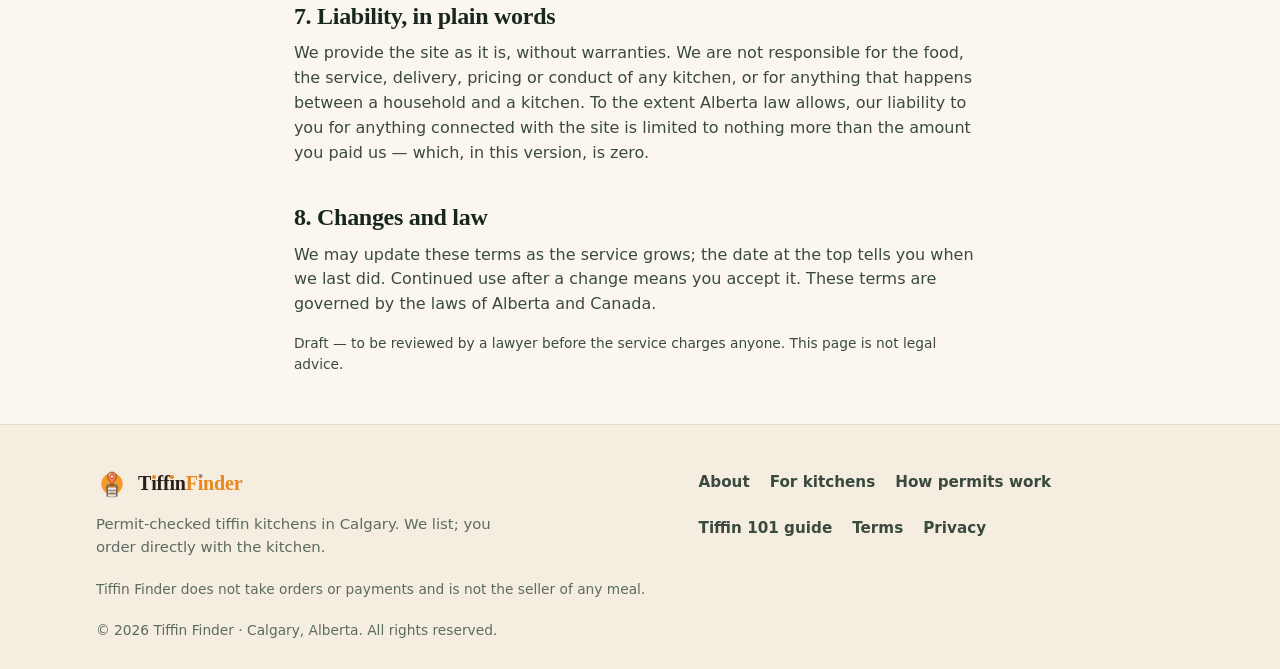
<file: terms.html>
<!doctype html>
<html lang="en-CA">
<head>
  <meta charset="utf-8">
  <meta http-equiv="Content-Security-Policy" content="default-src 'self'; script-src 'self' 'sha256-J+xASHBHcj7Z6purppfpjdA1vHzePKJOoH6E7b+cYeE='; style-src 'self' https://fonts.googleapis.com; font-src https://fonts.gstatic.com; img-src 'self' data:; connect-src 'self'; manifest-src 'self'; worker-src 'self'; base-uri 'self'; form-action 'self'; object-src 'none'; upgrade-insecure-requests">
  <meta name="referrer" content="strict-origin-when-cross-origin">
  <meta name="viewport" content="width=device-width, initial-scale=1, viewport-fit=cover">
  <title>Terms — Tiffin Finder</title>
  <meta name="description" content="Plain-language terms for using Tiffin Finder, a directory of permit-checked tiffin kitchens in Calgary. Draft, to be reviewed by a lawyer.">
  <link rel="canonical" href="https://tiffinfinder.ca/terms.html">
  <meta property="og:type" content="website">
  <meta property="og:site_name" content="Tiffin Finder">
  <meta property="og:locale" content="en_CA">
  <meta property="og:title" content="Terms — Tiffin Finder">
  <meta property="og:description" content="Plain-language terms for using Tiffin Finder, a directory of permit-checked tiffin kitchens in Calgary. Draft, to be reviewed by a lawyer.">
  <meta property="og:url" content="https://tiffinfinder.ca/terms.html">
  <meta property="og:image" content="https://tiffinfinder.ca/og-image.png">
  <meta property="og:image:type" content="image/png">
  <meta property="og:image:width" content="1200">
  <meta property="og:image:height" content="630">
  <meta property="og:image:alt" content="Tiffin Finder — Find a permit-checked tiffin kitchen in Calgary, with a stacked saffron tiffin on leaf green">
  <meta name="twitter:card" content="summary_large_image">
  <meta name="twitter:title" content="Terms — Tiffin Finder">
  <meta name="twitter:description" content="Plain-language terms for using Tiffin Finder, a directory of permit-checked tiffin kitchens in Calgary. Draft, to be reviewed by a lawyer.">
  <meta name="twitter:image" content="https://tiffinfinder.ca/og-image.png">
  <meta name="twitter:image:alt" content="Tiffin Finder — Find a permit-checked tiffin kitchen in Calgary, with a stacked saffron tiffin on leaf green">
  <meta name="theme-color" media="(prefers-color-scheme: light)" content="#1f5c3a">
  <meta name="theme-color" media="(prefers-color-scheme: dark)" content="#101a14">
  <meta name="color-scheme" content="light dark">
  <meta name="mobile-web-app-capable" content="yes">
  <meta name="apple-mobile-web-app-capable" content="yes">
  <meta name="apple-mobile-web-app-title" content="Tiffin Finder">
  <link rel="manifest" href="./manifest.webmanifest">
  <link rel="icon" href="./icons/favicon.svg" type="image/svg+xml">
  <link rel="icon" href="./icons/icon-192.png" type="image/png" sizes="192x192">
  <link rel="apple-touch-icon" href="./icons/apple-touch-icon.png">
  <link rel="preconnect" href="https://fonts.googleapis.com">
  <link rel="preconnect" href="https://fonts.gstatic.com" crossorigin>
  <link rel="stylesheet" href="https://fonts.googleapis.com/css2?family=Fraunces:opsz,wght@9..144,500..700&family=Manrope:wght@400..800&family=Baloo+2:wght@800&display=swap">
  <script src="./early.js?v=tf-v1.50.0"></script>
  <link rel="stylesheet" href="./styles.css?v=tf-v1.50.0">
  <script src="./app.js?v=tf-v1.50.0" defer></script>
  <script type="speculationrules">
  {
    "prefetch": [
      {
        "source": "document",
        "where": {
          "and": [
            { "href_matches": "/*" },
            { "not": { "href_matches": { "search": "*demo=1*" } } },
            { "not": { "selector_matches": "[href^=\"mailto:\"]" } },
            { "not": { "selector_matches": "[href^=\"tel:\"]" } },
            { "not": { "selector_matches": "[href^=\"https://wa.me/\"]" } }
          ]
        },
        "eagerness": "moderate"
      }
    ]
  }
  </script>
</head>
<body data-page="terms">
  <a class="skip-link" href="#main">Skip to content</a>

  <div class="preview-bar" id="preview-bar" role="region" aria-label="Preview notice">
    <div class="wrap preview-bar-inner">
      <p><strong>Preview build</strong> — Tiffin Finder isn’t open yet. Any kitchen marked Sample is made up for testing. Real kitchens are added only after their permit is checked.</p>
      <button type="button" class="icon-btn" data-dismiss-preview aria-label="Dismiss preview notice">
        <svg viewBox="0 0 24 24" fill="none" stroke="currentColor" stroke-width="2.2" stroke-linecap="round" aria-hidden="true" focusable="false"><path d="M6 6l12 12M18 6L6 18"/></svg>
      </button>
    </div>
  </div>

  <header class="site-header">
    <div class="wrap header-inner">
      <a class="brand" href="./" aria-label="Tiffin Finder home">
        <svg class="logo" viewBox="0 0 400 400" aria-hidden="true" focusable="false"><circle cx="200" cy="210" r="134" fill="#f39a2b"/>
<g transform="translate(0 118.7)"><path d="M200 98.0C174.8 67.2 144 34.7 144 0a56 56 0 0 1 112 0c0 34.7-30.8 67.2-56 98.0Z" fill="#ff7a45" stroke="#2b1f1a" stroke-width="6" stroke-linejoin="round"/><circle cx="200" cy="0" r="20.2" fill="#fff" stroke="#2b1f1a" stroke-width="6"/><path d="M159.7 -14.0a44.8 44.8 0 0 1 23.5-25.8" fill="none" stroke="#fff" stroke-width="7" stroke-linecap="round"/></g>
<path d="M139.0 258V248C139.0 210.1 261.0 210.1 261.0 248V258" fill="none" stroke="#2b1f1a" stroke-width="15" stroke-linecap="round"/>
<path d="M139.0 258V248C139.0 210.1 261.0 210.1 261.0 248V258" fill="none" stroke="#b9c1c7" stroke-width="9" stroke-linecap="round"/>
<rect x="185" y="212.7" width="30" height="14" rx="7" fill="#f39a2b" stroke="#2b1f1a" stroke-width="6"/>
<rect x="142.0" y="250.0" width="116" height="38" rx="17.5" fill="#e9eef1" stroke="#2b1f1a" stroke-width="6"/>
<path d="M147.0 273.6H253.0V272.3a14.0 14.0 0 0 1-14.0 14.0H161.0a14.0 14.0 0 0 1-14.0-14.0Z" fill="#d3dade"/>
<rect x="154.6" y="255.5" width="90.8" height="6.5" rx="3.2" fill="#f39a2b"/>
<path d="M155.0 269.0h12" stroke="#fff" stroke-width="4" stroke-linecap="round"/>
<rect x="142.0" y="292.0" width="116" height="38" rx="17.5" fill="#e9eef1" stroke="#2b1f1a" stroke-width="6"/>
<path d="M147.0 315.6H253.0V314.3a14.0 14.0 0 0 1-14.0 14.0H161.0a14.0 14.0 0 0 1-14.0-14.0Z" fill="#d3dade"/>
<rect x="154.6" y="297.5" width="90.8" height="6.5" rx="3.2" fill="#f39a2b"/>
<path d="M155.0 311.0h12" stroke="#fff" stroke-width="4" stroke-linecap="round"/>
<rect x="142.0" y="334.0" width="116" height="38" rx="17.5" fill="#e9eef1" stroke="#2b1f1a" stroke-width="6"/>
<path d="M147.0 357.6H253.0V356.3a14.0 14.0 0 0 1-14.0 14.0H161.0a14.0 14.0 0 0 1-14.0-14.0Z" fill="#d3dade"/>
<rect x="154.6" y="339.5" width="90.8" height="6.5" rx="3.2" fill="#f39a2b"/>
<path d="M155.0 353.0h12" stroke="#fff" stroke-width="4" stroke-linecap="round"/>
<rect x="135.0" y="247" width="9" height="123" rx="4.5" fill="#b9c1c7" stroke="#2b1f1a" stroke-width="5"/>
<rect x="256.0" y="247" width="9" height="123" rx="4.5" fill="#b9c1c7" stroke="#2b1f1a" stroke-width="5"/>
<ellipse cx="184" cy="311.0" rx="4.4" ry="5.8" fill="#2b1f1a"/><ellipse cx="216" cy="311.0" rx="4.4" ry="5.8" fill="#2b1f1a"/>
<circle cx="185.4" cy="309.0" r="1.6" fill="#fff"/><circle cx="217.4" cy="309.0" r="1.6" fill="#fff"/>
<path d="M192.5 318.0q7.5 6.5 15 0" fill="none" stroke="#2b1f1a" stroke-width="3.8" stroke-linecap="round"/>
<ellipse cx="172" cy="318.0" rx="5" ry="3" fill="#f7a9a0"/><ellipse cx="228" cy="318.0" rx="5" ry="3" fill="#f7a9a0"/></svg>
        <span class="wordmark" aria-hidden="true"><span class="wm-a">T<span class="wm-i">ı</span>ff<span class="wm-i">ı</span>n</span><span class="wm-b">F<span class="wm-i wm-pin">ı</span>nder</span></span><span class="visually-hidden">Tiffin Finder</span>
      </a>
      <nav class="site-nav" aria-label="Primary">
        <a href="./kitchens.html">For kitchens</a>
        <a href="./permitted.html">How permits work</a>
      </nav>
      <div class="header-actions">
        <button type="button" class="btn btn-primary btn-small" id="install-btn" hidden>
          <svg viewBox="0 0 24 24" fill="none" stroke="currentColor" stroke-width="2.2" stroke-linecap="round" stroke-linejoin="round" aria-hidden="true" focusable="false"><path d="M12 4v11M7.5 10.5L12 15l4.5-4.5M4 19h16"/></svg>
          <span class="btn-label">Install</span>
        </button>
        <button type="button" class="icon-btn theme-toggle" id="theme-toggle" aria-label="Switch to dark theme">
          <svg class="icon-sun" viewBox="0 0 24 24" fill="none" stroke="currentColor" stroke-width="2.2" stroke-linecap="round" aria-hidden="true" focusable="false"><circle cx="12" cy="12" r="4"/><path d="M12 2.5v2M12 19.5v2M4.6 4.6l1.4 1.4M18 18l1.4 1.4M2.5 12h2M19.5 12h2M4.6 19.4L6 18M18 6l1.4-1.4"/></svg>
          <svg class="icon-moon" viewBox="0 0 24 24" fill="none" stroke="currentColor" stroke-width="2.2" stroke-linecap="round" stroke-linejoin="round" aria-hidden="true" focusable="false"><path d="M20 14.5A8.5 8.5 0 0 1 9.5 4a8.5 8.5 0 1 0 10.5 10.5z"/></svg>
        </button>
        <button type="button" class="icon-btn menu-btn" id="menu-btn" aria-label="Menu" aria-expanded="false" aria-controls="nav-sheet">
          <svg viewBox="0 0 24 24" fill="none" stroke="currentColor" stroke-width="2.2" stroke-linecap="round" aria-hidden="true" focusable="false"><path d="M4 7h16M4 12h16M4 17h11"/></svg>
        </button>
      </div>
    </div>
  </header>

  <main id="main">
    <section class="page-hero">
      <div class="wrap page-hero-inner">
        <p class="eyebrow">Legal</p>
        <h1>Terms of use</h1>
        <p class="lede">Plain-language terms for households and kitchens using Tiffin Finder. Last updated 25 September 2026.</p>
      </div>
    </section>

    <div class="wrap">
      <article class="prose">
        <div class="callout callout-draft">
          <p>Draft — to be reviewed by a lawyer before the service charges anyone.</p>
        </div>

        <ul class="toc" aria-label="Sections">
          <li><a href="#what">What Tiffin Finder is</a></li>
          <li><a href="#households">Households</a></li>
          <li><a href="#kitchens">Kitchens</a></li>
          <li><a href="#verification">Permit checks</a></li>
          <li><a href="#complaints">Complaints</a></li>
          <li><a href="#liability">Liability</a></li>
        </ul>

        <h2 id="what">1. What Tiffin Finder is, and isn’t</h2>
        <p>Tiffin Finder is a directory. It lists tiffin kitchens in and around Calgary — home kitchens, restaurants, caterers and rented commercial kitchens — whose Alberta Health Services (AHS) Food Handling Permit we have checked, and shows the menu, prices and contact details each kitchen gives us.</p>
        <p><strong>Tiffin Finder does not take orders or payments and is not the seller of any meal.</strong> When you tap “Order on WhatsApp” or “Call”, a short panel shows you the message first. Nothing is sent until you send it from your own WhatsApp or phone, and then you are contacting the kitchen directly. Your order, payment, delivery and any refund are between you and the kitchen.</p>
        <p>In this preview version every listing is a sample with made-up names and phone numbers. Nothing on the site is a real offer of food until real, permit-checked kitchens are added.</p>

        <h2 id="households">2. If you’re a household</h2>
        <ul>
          <li>You may browse and follow kitchens free of charge.</li>
          <li>Menus, prices, pickup spots, delivery areas and availability are set by each kitchen and can change without notice. Confirm with the kitchen when you order.</li>
          <li>Pickup locations are published because the kitchen chose to share them, at the precision it chose. Tiffin Finder never shows more than that. Please collect at the time you agreed with the kitchen.</li>
          <li>Tell the kitchen about allergies and dietary needs before ordering. Labels such as “veg only”, “halal” or “Jain” are the kitchen’s own statements about its cooking; we display them but cannot guarantee them.</li>
          <li>If you have a food-safety concern about a kitchen, contact AHS Environmental Public Health (1-833-476-4743). You can also use “Report a problem with this listing” on the kitchen’s page so we can review it.</li>
          <li>Don’t misuse the site: no scraping of kitchen contact details, no harassment of kitchens, and no attempts to interfere with how the site works.</li>
        </ul>

        <h2 id="kitchens">3. If you’re a kitchen</h2>
        <p>By asking to be listed, you agree that:</p>
        <ul>
          <li>You hold a valid <strong>AHS Food Handling Permit</strong> for the kitchen where the meals are prepared, and you will keep it valid for as long as you are listed.</li>
          <li>You comply with the <strong>Alberta Food Regulation</strong> and any conditions on your permit, and you hold any municipal business licence your city requires.</li>
          <li>You will tell us within 48 hours if your permit is suspended, cancelled, expires, or if the kitchen you cook in changes.</li>
          <li><strong>We will remove your listing on any AHS closure order</strong>, and may remove or pause it if we cannot re-confirm your permit, if we receive credible safety complaints, or if listing details are inaccurate.</li>
          <li>The information you give us — name, cuisine, menu, prices, pickup spot, delivery areas, contact details — is accurate and yours to publish, and you give us permission to display it. You can ask us to update or remove your listing at any time.</li>
          <li>You choose how your pickup location is shown: exact address, nearest intersection, or neighbourhood only. We publish it only at the precision you choose and never show more. You can change or remove it at any time, and you confirm you’re entitled to share the spot you give us.</li>
          <li>Listing is free. If we later offer paid “Pro” features, they will be optional and described separately before you pay for anything.</li>
          <li>You’ll get your own link to your listing, which shows only your kitchen, with no other kitchens and a small “Listed on Tiffin Finder” line. You may share it anywhere. It shows the same listing, permit status and notes as the site, and you agree not to present it as an inspection or endorsement.</li>
        </ul>

        <h2 id="verification">4. What “Permit checked” means</h2>
        <p>“Permit checked” with a date means that, on that date, we matched the kitchen the listing is for to its public Alberta Health Services inspection record and, where visible, its City of Calgary business licence. If the permit’s expiry date passes, the listing shows “Permit being re-checked” instead until we check again. “Verification pending” means we have not finished that check.</p>
        <p>A permit check is not an inspection, a food-safety rating, or an endorsement by AHS or the City of Calgary. We do not inspect kitchens and cannot guarantee that a permitted kitchen follows every rule every day. Permits can lapse between our checks.</p>

        <h2 id="complaints">5. Complaints and takedowns</h2>
        <p>Every kitchen’s page has a <strong>Report a problem with this listing</strong> link. It opens a new email in your own email app, with the kitchen’s name filled in. Nothing is sent until you send it yourself. You can also email <a href="mailto:sitesbyadeel@gmail.com">sitesbyadeel@gmail.com</a> if a listing is inaccurate, out of date, uses your name or content without permission, or raises a safety concern. We check reports against public records only, such as the AHS inspection record and City of Calgary licence information, and <strong>we never tell the kitchen who reported it</strong>. Our target is to respond and act, by correcting, pausing or removing the listing, <strong>within 48 hours</strong> of hearing from you. Urgent food-safety matters should also go to AHS Environmental Public Health (1-833-476-4743).</p>

        <h2 id="content">6. Our content and brand</h2>
        <p>The text, design, code, logo and mascot illustration on this site are owned by Tiffin Finder. Please don’t copy, republish or reuse them — including cloning the site’s look or code for another project — without our written permission. You’re welcome to link to any page.</p>
        <p>Kitchen names, menus and descriptions belong to the kitchens that gave them to us. Map shapes are from the City of Calgary’s and City of Airdrie’s open data, under the licences named where the map appears; those attribution lines stay wherever the data is used. You may share links to any page freely. Every kitchen’s page has a Share button that shares a link to that page.</p>

        <h2 id="liability">7. Liability, in plain words</h2>
        <p>We provide the site as it is, without warranties. We are not responsible for the food, the service, delivery, pricing or conduct of any kitchen, or for anything that happens between a household and a kitchen. To the extent Alberta law allows, our liability to you for anything connected with the site is limited to nothing more than the amount you paid us — which, in this version, is zero.</p>

        <h2 id="changes">8. Changes and law</h2>
        <p>We may update these terms as the service grows; the date at the top tells you when we last did. Continued use after a change means you accept it. These terms are governed by the laws of Alberta and Canada.</p>

        <p class="fine">Draft — to be reviewed by a lawyer before the service charges anyone. This page is not legal advice.</p>
      </article>
    </div>
  </main>

  <footer class="site-footer">
    <div class="wrap footer-inner">
      <div class="footer-brand">
        <a class="brand" href="./" aria-label="Tiffin Finder home">
          <svg class="logo" viewBox="0 0 400 400" aria-hidden="true" focusable="false"><circle cx="200" cy="210" r="134" fill="#f39a2b"/>
<g transform="translate(0 118.7)"><path d="M200 98.0C174.8 67.2 144 34.7 144 0a56 56 0 0 1 112 0c0 34.7-30.8 67.2-56 98.0Z" fill="#ff7a45" stroke="#2b1f1a" stroke-width="6" stroke-linejoin="round"/><circle cx="200" cy="0" r="20.2" fill="#fff" stroke="#2b1f1a" stroke-width="6"/><path d="M159.7 -14.0a44.8 44.8 0 0 1 23.5-25.8" fill="none" stroke="#fff" stroke-width="7" stroke-linecap="round"/></g>
<path d="M139.0 258V248C139.0 210.1 261.0 210.1 261.0 248V258" fill="none" stroke="#2b1f1a" stroke-width="15" stroke-linecap="round"/>
<path d="M139.0 258V248C139.0 210.1 261.0 210.1 261.0 248V258" fill="none" stroke="#b9c1c7" stroke-width="9" stroke-linecap="round"/>
<rect x="185" y="212.7" width="30" height="14" rx="7" fill="#f39a2b" stroke="#2b1f1a" stroke-width="6"/>
<rect x="142.0" y="250.0" width="116" height="38" rx="17.5" fill="#e9eef1" stroke="#2b1f1a" stroke-width="6"/>
<path d="M147.0 273.6H253.0V272.3a14.0 14.0 0 0 1-14.0 14.0H161.0a14.0 14.0 0 0 1-14.0-14.0Z" fill="#d3dade"/>
<rect x="154.6" y="255.5" width="90.8" height="6.5" rx="3.2" fill="#f39a2b"/>
<path d="M155.0 269.0h12" stroke="#fff" stroke-width="4" stroke-linecap="round"/>
<rect x="142.0" y="292.0" width="116" height="38" rx="17.5" fill="#e9eef1" stroke="#2b1f1a" stroke-width="6"/>
<path d="M147.0 315.6H253.0V314.3a14.0 14.0 0 0 1-14.0 14.0H161.0a14.0 14.0 0 0 1-14.0-14.0Z" fill="#d3dade"/>
<rect x="154.6" y="297.5" width="90.8" height="6.5" rx="3.2" fill="#f39a2b"/>
<path d="M155.0 311.0h12" stroke="#fff" stroke-width="4" stroke-linecap="round"/>
<rect x="142.0" y="334.0" width="116" height="38" rx="17.5" fill="#e9eef1" stroke="#2b1f1a" stroke-width="6"/>
<path d="M147.0 357.6H253.0V356.3a14.0 14.0 0 0 1-14.0 14.0H161.0a14.0 14.0 0 0 1-14.0-14.0Z" fill="#d3dade"/>
<rect x="154.6" y="339.5" width="90.8" height="6.5" rx="3.2" fill="#f39a2b"/>
<path d="M155.0 353.0h12" stroke="#fff" stroke-width="4" stroke-linecap="round"/>
<rect x="135.0" y="247" width="9" height="123" rx="4.5" fill="#b9c1c7" stroke="#2b1f1a" stroke-width="5"/>
<rect x="256.0" y="247" width="9" height="123" rx="4.5" fill="#b9c1c7" stroke="#2b1f1a" stroke-width="5"/>
<ellipse cx="184" cy="311.0" rx="4.4" ry="5.8" fill="#2b1f1a"/><ellipse cx="216" cy="311.0" rx="4.4" ry="5.8" fill="#2b1f1a"/>
<circle cx="185.4" cy="309.0" r="1.6" fill="#fff"/><circle cx="217.4" cy="309.0" r="1.6" fill="#fff"/>
<path d="M192.5 318.0q7.5 6.5 15 0" fill="none" stroke="#2b1f1a" stroke-width="3.8" stroke-linecap="round"/>
<ellipse cx="172" cy="318.0" rx="5" ry="3" fill="#f7a9a0"/><ellipse cx="228" cy="318.0" rx="5" ry="3" fill="#f7a9a0"/></svg>
          <span class="wordmark" aria-hidden="true"><span class="wm-a">T<span class="wm-i">ı</span>ff<span class="wm-i">ı</span>n</span><span class="wm-b">F<span class="wm-i wm-pin">ı</span>nder</span></span><span class="visually-hidden">Tiffin Finder</span>
        </a>
        <p>Permit-checked tiffin kitchens in Calgary. We list; you order directly with the kitchen.</p>
      </div>
      <nav class="footer-nav" aria-label="Footer">
        <ul>
          <li><a href="./about.html">About</a></li>
          <li><a href="./kitchens.html">For kitchens</a></li>
          <li><a href="./permitted.html">How permits work</a></li>
          <li><a href="./guide.html">Tiffin 101 guide</a></li>
          <li><a href="./terms.html">Terms</a></li>
          <li><a href="./privacy.html">Privacy</a></li>
        </ul>
      </nav>
      <p class="footer-note">Tiffin Finder does not take orders or payments and is not the seller of any meal.</p>
      <p class="footer-copy">© 2026 Tiffin Finder · Calgary, Alberta. All rights reserved.</p>
    </div>
  </footer>

  <div class="sheet" id="ios-sheet" hidden>
    <button type="button" class="sheet-backdrop" tabindex="-1" aria-label="Close"></button>
    <div class="sheet-panel" role="dialog" aria-modal="true" aria-labelledby="sheet-title" aria-describedby="sheet-desc">
      <div class="sheet-handle" aria-hidden="true"></div>
      <h2 id="sheet-title">Add Tiffin Finder to your Home Screen</h2>
      <p id="sheet-desc">On iPhone and iPad, apps install from Safari’s Share menu.</p>
      <ol class="steps">
        <li><span>Tap the <strong>Share</strong> button <svg class="share-glyph" viewBox="0 0 24 24" fill="none" stroke="currentColor" stroke-width="2.2" stroke-linecap="round" stroke-linejoin="round" aria-hidden="true" focusable="false"><path d="M12 3v12M8 7l4-4 4 4M5 12v7a2 2 0 0 0 2 2h10a2 2 0 0 0 2-2v-7"/></svg> in Safari’s toolbar.</span></li>
        <li><span>Scroll down and tap <strong>Add to Home Screen</strong>.</span></li>
        <li><span>Tap <strong>Add</strong> in the top corner.</span></li>
      </ol>
      <p class="fine">Opened this inside another app? Open it in Safari first.</p>
      <button type="button" class="btn btn-primary btn-block" id="sheet-close">Got it</button>
    </div>
  </div>

  <div class="sheet nav-sheet" id="nav-sheet" hidden>
    <button type="button" class="sheet-backdrop" tabindex="-1" aria-label="Close menu" data-close-nav></button>
    <div class="sheet-panel" role="dialog" aria-modal="true" aria-labelledby="nav-sheet-title">
      <div class="sheet-handle" aria-hidden="true"></div>
      <div class="nav-sheet-head">
        <h2 id="nav-sheet-title">Menu</h2>
        <button type="button" class="icon-btn" data-close-nav aria-label="Close menu"><svg viewBox="0 0 24 24" fill="none" stroke="currentColor" stroke-width="2.2" stroke-linecap="round" aria-hidden="true" focusable="false"><path d="M6 6l12 12M18 6L6 18"/></svg></button>
      </div>
      <nav aria-label="Site">
        <ul class="nav-sheet-list">
          <li><a href="./" data-nav="browse">Browse kitchens <svg class="nav-chev" viewBox="0 0 24 24" fill="none" stroke="currentColor" stroke-width="2.2" stroke-linecap="round" stroke-linejoin="round" aria-hidden="true" focusable="false"><path d="M9 6l6 6-6 6"/></svg></a></li>
          <li><a href="./kitchens.html" data-nav="kitchens">For kitchens <svg class="nav-chev" viewBox="0 0 24 24" fill="none" stroke="currentColor" stroke-width="2.2" stroke-linecap="round" stroke-linejoin="round" aria-hidden="true" focusable="false"><path d="M9 6l6 6-6 6"/></svg></a></li>
          <li><a href="./permitted.html" data-nav="permitted">How permits work <svg class="nav-chev" viewBox="0 0 24 24" fill="none" stroke="currentColor" stroke-width="2.2" stroke-linecap="round" stroke-linejoin="round" aria-hidden="true" focusable="false"><path d="M9 6l6 6-6 6"/></svg></a></li>
          <li><a href="./guide.html" data-nav="guide">Tiffin 101 guide <svg class="nav-chev" viewBox="0 0 24 24" fill="none" stroke="currentColor" stroke-width="2.2" stroke-linecap="round" stroke-linejoin="round" aria-hidden="true" focusable="false"><path d="M9 6l6 6-6 6"/></svg></a></li>
          <li><a href="./about.html" data-nav="about">About <svg class="nav-chev" viewBox="0 0 24 24" fill="none" stroke="currentColor" stroke-width="2.2" stroke-linecap="round" stroke-linejoin="round" aria-hidden="true" focusable="false"><path d="M9 6l6 6-6 6"/></svg></a></li>
        </ul>
      </nav>
    </div>
  </div>

  <div class="toast" id="toast" role="status" aria-live="polite"></div>
</body>
</html>
</file>
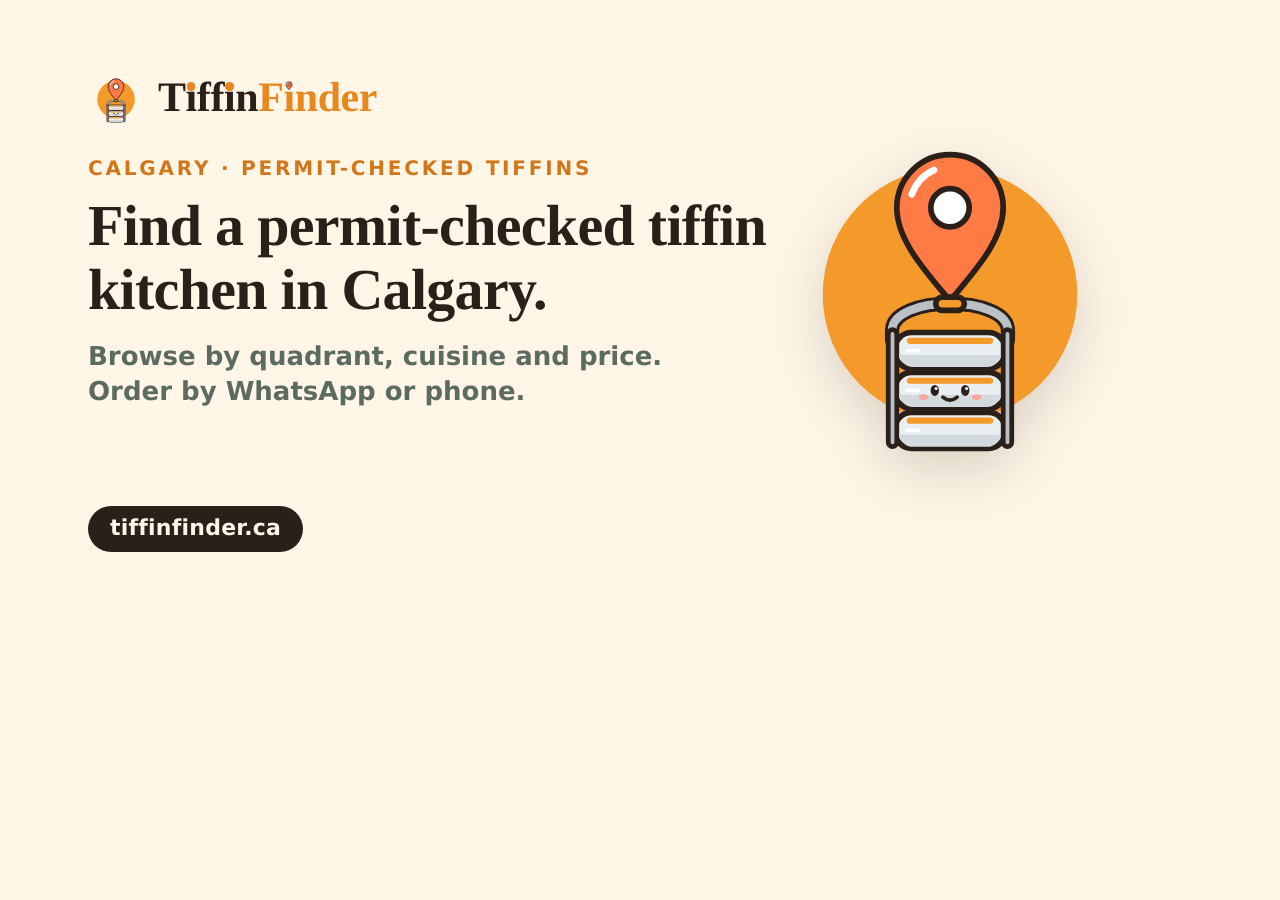
<file: tools/og.html>
<!doctype html>
<html lang="en-CA">
<head>
  <meta charset="utf-8">
  <meta http-equiv="Content-Security-Policy" content="default-src 'self'; script-src 'self'; style-src 'self' https://fonts.googleapis.com; font-src https://fonts.gstatic.com; img-src 'self' data:; connect-src 'self'; manifest-src 'self'; worker-src 'self'; base-uri 'self'; form-action 'self'; object-src 'none'; upgrade-insecure-requests">
  <meta name="referrer" content="strict-origin-when-cross-origin">
  <meta name="robots" content="noindex">
  <meta name="viewport" content="width=1200">
  <title>Tiffin Finder — link preview (1200×630)</title>
  <!-- Render template for ../og-image.png (Open Graph / Twitter card).
       Self-contained: Google Fonts plus og.css, no scripts.
       Render with headless Edge at exactly 1200x630; see README.md
       ("Link previews"). -->
  <link rel="preconnect" href="https://fonts.googleapis.com">
  <link rel="preconnect" href="https://fonts.gstatic.com" crossorigin>
  <link rel="stylesheet" href="https://fonts.googleapis.com/css2?family=Fraunces:opsz,wght@9..144,500..700&family=Manrope:wght@400..800&family=Baloo+2:wght@800&display=swap">
  <link rel="stylesheet" href="./og.css">
</head>
<body>
  <div class="copy">
    <div class="brand">
      <svg class="brand-mark" viewBox="0 0 400 400" aria-hidden="true" focusable="false"><circle cx="200" cy="210" r="134" fill="#f39a2b"/>
<g transform="translate(0 118.7)"><path d="M200 98.0C174.8 67.2 144 34.7 144 0a56 56 0 0 1 112 0c0 34.7-30.8 67.2-56 98.0Z" fill="#ff7a45" stroke="#2b1f1a" stroke-width="6" stroke-linejoin="round"/><circle cx="200" cy="0" r="20.2" fill="#fff" stroke="#2b1f1a" stroke-width="6"/><path d="M159.7 -14.0a44.8 44.8 0 0 1 23.5-25.8" fill="none" stroke="#fff" stroke-width="7" stroke-linecap="round"/></g>
<path d="M139.0 258V248C139.0 210.1 261.0 210.1 261.0 248V258" fill="none" stroke="#2b1f1a" stroke-width="15" stroke-linecap="round"/>
<path d="M139.0 258V248C139.0 210.1 261.0 210.1 261.0 248V258" fill="none" stroke="#b9c1c7" stroke-width="9" stroke-linecap="round"/>
<rect x="185" y="212.7" width="30" height="14" rx="7" fill="#f39a2b" stroke="#2b1f1a" stroke-width="6"/>
<rect x="142.0" y="250.0" width="116" height="38" rx="17.5" fill="#e9eef1" stroke="#2b1f1a" stroke-width="6"/>
<path d="M147.0 273.6H253.0V272.3a14.0 14.0 0 0 1-14.0 14.0H161.0a14.0 14.0 0 0 1-14.0-14.0Z" fill="#d3dade"/>
<rect x="154.6" y="255.5" width="90.8" height="6.5" rx="3.2" fill="#f39a2b"/>
<path d="M155.0 269.0h12" stroke="#fff" stroke-width="4" stroke-linecap="round"/>
<rect x="142.0" y="292.0" width="116" height="38" rx="17.5" fill="#e9eef1" stroke="#2b1f1a" stroke-width="6"/>
<path d="M147.0 315.6H253.0V314.3a14.0 14.0 0 0 1-14.0 14.0H161.0a14.0 14.0 0 0 1-14.0-14.0Z" fill="#d3dade"/>
<rect x="154.6" y="297.5" width="90.8" height="6.5" rx="3.2" fill="#f39a2b"/>
<path d="M155.0 311.0h12" stroke="#fff" stroke-width="4" stroke-linecap="round"/>
<rect x="142.0" y="334.0" width="116" height="38" rx="17.5" fill="#e9eef1" stroke="#2b1f1a" stroke-width="6"/>
<path d="M147.0 357.6H253.0V356.3a14.0 14.0 0 0 1-14.0 14.0H161.0a14.0 14.0 0 0 1-14.0-14.0Z" fill="#d3dade"/>
<rect x="154.6" y="339.5" width="90.8" height="6.5" rx="3.2" fill="#f39a2b"/>
<path d="M155.0 353.0h12" stroke="#fff" stroke-width="4" stroke-linecap="round"/>
<rect x="135.0" y="247" width="9" height="123" rx="4.5" fill="#b9c1c7" stroke="#2b1f1a" stroke-width="5"/>
<rect x="256.0" y="247" width="9" height="123" rx="4.5" fill="#b9c1c7" stroke="#2b1f1a" stroke-width="5"/>
<ellipse cx="184" cy="311.0" rx="4.4" ry="5.8" fill="#2b1f1a"/><ellipse cx="216" cy="311.0" rx="4.4" ry="5.8" fill="#2b1f1a"/>
<circle cx="185.4" cy="309.0" r="1.6" fill="#fff"/><circle cx="217.4" cy="309.0" r="1.6" fill="#fff"/>
<path d="M192.5 318.0q7.5 6.5 15 0" fill="none" stroke="#2b1f1a" stroke-width="3.8" stroke-linecap="round"/>
<ellipse cx="172" cy="318.0" rx="5" ry="3" fill="#f7a9a0"/><ellipse cx="228" cy="318.0" rx="5" ry="3" fill="#f7a9a0"/></svg>
      <span class="wordmark"><span class="wm-a">T<span class="wm-i">ı</span>ff<span class="wm-i">ı</span>n</span><span class="wm-b">F<span class="wm-i wm-pin">ı</span>nder</span></span>
    </div>
    <p class="eyebrow">Calgary · Permit-checked tiffins</p>
    <h1>Find a permit-checked tiffin kitchen in Calgary.</h1>
    <p class="sub">Browse by quadrant, cuisine and price. Order by WhatsApp or phone.</p>
  </div>

  <p class="pill">tiffinfinder.ca</p>

  <div class="art" aria-hidden="true">
    <svg viewBox="0 0 400 400" focusable="false"><circle cx="200" cy="210" r="134" fill="#f39a2b"/>
<g transform="translate(0 118.7)"><path d="M200 98.0C174.8 67.2 144 34.7 144 0a56 56 0 0 1 112 0c0 34.7-30.8 67.2-56 98.0Z" fill="#ff7a45" stroke="#2b1f1a" stroke-width="6" stroke-linejoin="round"/><circle cx="200" cy="0" r="20.2" fill="#fff" stroke="#2b1f1a" stroke-width="6"/><path d="M159.7 -14.0a44.8 44.8 0 0 1 23.5-25.8" fill="none" stroke="#fff" stroke-width="7" stroke-linecap="round"/></g>
<path d="M139.0 258V248C139.0 210.1 261.0 210.1 261.0 248V258" fill="none" stroke="#2b1f1a" stroke-width="15" stroke-linecap="round"/>
<path d="M139.0 258V248C139.0 210.1 261.0 210.1 261.0 248V258" fill="none" stroke="#b9c1c7" stroke-width="9" stroke-linecap="round"/>
<rect x="185" y="212.7" width="30" height="14" rx="7" fill="#f39a2b" stroke="#2b1f1a" stroke-width="6"/>
<rect x="142.0" y="250.0" width="116" height="38" rx="17.5" fill="#e9eef1" stroke="#2b1f1a" stroke-width="6"/>
<path d="M147.0 273.6H253.0V272.3a14.0 14.0 0 0 1-14.0 14.0H161.0a14.0 14.0 0 0 1-14.0-14.0Z" fill="#d3dade"/>
<rect x="154.6" y="255.5" width="90.8" height="6.5" rx="3.2" fill="#f39a2b"/>
<path d="M155.0 269.0h12" stroke="#fff" stroke-width="4" stroke-linecap="round"/>
<rect x="142.0" y="292.0" width="116" height="38" rx="17.5" fill="#e9eef1" stroke="#2b1f1a" stroke-width="6"/>
<path d="M147.0 315.6H253.0V314.3a14.0 14.0 0 0 1-14.0 14.0H161.0a14.0 14.0 0 0 1-14.0-14.0Z" fill="#d3dade"/>
<rect x="154.6" y="297.5" width="90.8" height="6.5" rx="3.2" fill="#f39a2b"/>
<path d="M155.0 311.0h12" stroke="#fff" stroke-width="4" stroke-linecap="round"/>
<rect x="142.0" y="334.0" width="116" height="38" rx="17.5" fill="#e9eef1" stroke="#2b1f1a" stroke-width="6"/>
<path d="M147.0 357.6H253.0V356.3a14.0 14.0 0 0 1-14.0 14.0H161.0a14.0 14.0 0 0 1-14.0-14.0Z" fill="#d3dade"/>
<rect x="154.6" y="339.5" width="90.8" height="6.5" rx="3.2" fill="#f39a2b"/>
<path d="M155.0 353.0h12" stroke="#fff" stroke-width="4" stroke-linecap="round"/>
<rect x="135.0" y="247" width="9" height="123" rx="4.5" fill="#b9c1c7" stroke="#2b1f1a" stroke-width="5"/>
<rect x="256.0" y="247" width="9" height="123" rx="4.5" fill="#b9c1c7" stroke="#2b1f1a" stroke-width="5"/>
<ellipse cx="184" cy="311.0" rx="4.4" ry="5.8" fill="#2b1f1a"/><ellipse cx="216" cy="311.0" rx="4.4" ry="5.8" fill="#2b1f1a"/>
<circle cx="185.4" cy="309.0" r="1.6" fill="#fff"/><circle cx="217.4" cy="309.0" r="1.6" fill="#fff"/>
<path d="M192.5 318.0q7.5 6.5 15 0" fill="none" stroke="#2b1f1a" stroke-width="3.8" stroke-linecap="round"/>
<ellipse cx="172" cy="318.0" rx="5" ry="3" fill="#f7a9a0"/><ellipse cx="228" cy="318.0" rx="5" ry="3" fill="#f7a9a0"/></svg>
  </div>
</body>
</html>
</file>
<file: styles.css>
/* ==========================================================================
   Tiffin Finder — styles.css
   Identity: leaf-green ground, saffron accent, warm-cream surfaces.
   Display: Fraunces · Body: Manrope. Mobile-first, tokens on :root,
   dark theme via prefers-color-scheme with a data-theme override.
   ========================================================================== */

/* ---------- 1. Tokens ---------------------------------------------------- */
:root {
  color-scheme: light;

  --bg: #fbf7ef;
  --bg-2: #f4ede0;
  --surface: #ffffff;
  --surface-2: #f7f1e6;
  --surface-3: #eee5d5;

  --ink: #17271d;
  --ink-2: #3a4a3f;
  --muted: #5c6b60;
  --line: #e4dccb;
  --line-strong: #cfc4ae;
  /* Borders that identify a form control: 3:1 against the surfaces they sit on. */
  --field-line: #8c8676;

  /* Wordmark lettering (Baloo 2): "Tiffin" ink, "Finder" orange, both themes. */
  --wm-ink: #2b1f1a;
  --wm-orange: #e8871e;

  --brand: #1f5c3a;
  --brand-2: #22603c;
  --brand-3: #154129;
  --on-brand: #fbf7ef;
  --on-brand-muted: #cfe0d4;
  /* Saffron that is light enough to be small text on the green bands,
     including where the radial glows lighten them (>= 4.5:1 at the glow peak). */
  --on-brand-accent: #fad29a;
  --brand-line: rgb(251 247 239 / 0.16);
  --brand-field: rgb(251 247 239 / 0.08);
  --brand-field-line: rgb(251 247 239 / 0.55);

  --accent: #e8912d;
  --accent-strong: #d17719;
  --accent-ink: #8a4a0b;
  --accent-soft: #fce9d2;
  --on-accent: #17271d;

  --verified: #1d6b4f;
  --verified-soft: #ddf1e6;
  --pending: #8a4a0b;
  --pending-soft: #fce9d2;
  --danger: #a32d2d;
  --danger-soft: #fbe3e3;
  /* Brand coral focus ring (Round 27, deferred from Round 20): darkened
     from the mascot's coral #ff7a45 so it clears 3:1 non-text contrast on
     every plain-theme surface it can land on -- checked numerically:
     4.0:1 on --surface-3 (the lowest), 4.2-5.5:1 on --bg/--surface/
     --surface-2/--accent-soft, 4.2:1 on --map-bg. On-brand (green) areas
     and the map/page-hero sections keep their own --on-brand-accent
     override just below, already saffron and already >=4.5:1 there. */
  --focus-brand: #c1481f;
  --focus: var(--focus-brand);
  --inset-hi: transparent;

  --dabba-cream: #fbf7ef;
  --tile-s: 58%;
  --tile-l: 92%;
  --chip-on-bg: #1f5c3a;
  --chip-on-ink: #fbf7ef;
  --preview-bg: var(--accent-soft);
  --preview-rule: var(--line);

  /* Map (section 9d). Warm tints on one diagonal (NE, SW), greens on the
     other (NW, SE), so neighbouring quadrants never share a hue family. */
  --map-bg: #f3ecdf;
  --map-ne: #f6d3a1;
  --map-sw: #f2c9b1;
  --map-nw: #c9e2cf;
  --map-se: #dde8bf;
  --map-airdrie: #eadca0;
  --map-muted: #e9e1d0;
  --map-park: #dfe8d6;
  --map-stroke: #fbf7ef;
  --map-near-fill: #f2b56b;
  --map-near-line: #8a4a0b;
  --map-inset: #fffdf8;
  --map-inset-line: #e4dccb;
  --pin-ring: #ffffff;
  /* Pins (section 9d): coral pickup pins with an ink ring, echoing the
     logo's coral map-pin mark, outlined delivery-only pins, dark count
     badges. */
  --pin-pickup-bg: #ff7a45;
  --pin-pickup-ink: #17271d;
  --pin-pickup-ring: #2b1f1a;
  --pin-area-bg: #ffffff;
  --pin-area-line: #1f5c3a;
  --pin-area-ink: #1f5c3a;
  --pin-cluster-bg: #17271d;
  --pin-cluster-ink: #fbf7ef;
  --pin-active-ring: #17271d;
  --map-serves-fill: #a8d5b5;
  --map-serves-line: #1f5c3a;

  --shadow-1: 0 1px 2px rgb(23 39 29 / 0.06), 0 8px 24px -14px rgb(23 39 29 / 0.22);
  --shadow-2: 0 2px 4px rgb(23 39 29 / 0.08), 0 22px 44px -20px rgb(23 39 29 / 0.32);
  --shadow-sheet: 0 -12px 40px -12px rgb(23 39 29 / 0.35);

  --radius: 20px;
  --radius-sm: 12px;
  --radius-xs: 8px;
  --radius-pill: 999px;

  --font-display: "Fraunces", "Iowan Old Style", "Palatino Linotype", "Book Antiqua", Georgia, serif;
  --font-body: "Manrope", "Segoe UI", system-ui, -apple-system, Roboto, "Helvetica Neue", Arial, sans-serif;

  --ease-out: cubic-bezier(0.16, 1, 0.3, 1);
  --ease-in-out: cubic-bezier(0.65, 0, 0.35, 1);
  --ease-spring: cubic-bezier(0.34, 1.2, 0.64, 1);
  --ease-pop: cubic-bezier(0.34, 1.56, 0.64, 1);
  --dur-1: 160ms;
  --dur-2: 320ms;
  --dur-3: 520ms;

  /* A soft green light at the top of the page. Dark theme only. */
  --page-glow: none;

  --wrap: 1120px;
  --gutter: 16px;
  --header-h: 64px;

  /* Round 27: a named spacing scale, mostly formalising the 4px-grid
     values already used across cards/sections/prose (28px section
     spacing, 8/12/16px gaps, etc.) so new rules pick a step instead of a
     one-off number. Existing hand-tuned micro values (2px/3px icon
     nudges, chip padding) are left as-is -- this scale is for section
     and heading rhythm, not every pixel on the page. */
  --space-1: 4px;
  --space-2: 8px;
  --space-3: 12px;
  --space-4: 16px;
  --space-5: 20px;
  --space-6: 24px;
  --space-7: 28px;
  --space-8: 32px;
  --space-9: 48px;

  /* A small type scale for headings, named after the sizes already in use
     site-wide -- prose h2/h3, section heads and card titles all read off
     this instead of a local literal. */
  --fs-h1: clamp(1.9rem, 1.3rem + 3vw, 3.1rem);
  --fs-h2: clamp(1.45rem, 1.15rem + 1.4vw, 2rem);
  --fs-h3: 1.2rem;
  --fs-body: 1rem;
  --fs-small: 0.88rem;
  --fs-caption: 0.8rem;

  /* Comfortable reading measure for prose paragraphs and list text. */
  --measure-prose: 68ch;
}

@media (prefers-color-scheme: dark) {
  :root:not([data-theme="light"]) {
    color-scheme: dark;

    --bg: #101a14;
    --bg-2: #14211a;
    --surface: #18261e;
    --surface-2: #1e2e25;
    --surface-3: #26382d;

    --ink: #eef2ec;
    --ink-2: #c7d2c9;
    --muted: #93a398;
    --line: #2a3b31;
    --line-strong: #3a4f42;
    --field-line: #667a6c;

    --wm-ink: #fbf2e4;
    --wm-orange: #e8871e;

    --brand: #133524;
    --brand-2: #1a4430;
    --brand-3: #0c2518;
    --on-brand: #f3f0e6;
    --on-brand-muted: #b9cdbf;
    --on-brand-accent: #f4b36a;
    --brand-line: rgb(243 240 230 / 0.16);
    --brand-field: rgb(243 240 230 / 0.08);
    --brand-field-line: rgb(243 240 230 / 0.5);

    --accent: #f0a04a;
    --accent-strong: #f5b266;
    --accent-ink: #f4b36a;
    --accent-soft: #3a2a17;
    --on-accent: #17120a;

    --verified: #7fcba2;
    --verified-soft: #1b3a2b;
    --pending: #f4b36a;
    --pending-soft: #3a2a17;
    --danger: #ff8a8a;
    --danger-soft: #4a1f1f;
    /* Brand saffron focus ring (Round 27): --accent-strong already reads as
       the mascot's saffron in the dark palette and clears 3:1 by a wide
       margin everywhere it lands -- checked: 6.8:1 on --surface-3 (lowest),
       7.5-9.7:1 on --bg/--surface/--surface-2/--accent-soft, 10.0:1 on
       --map-bg. */
    --focus: var(--accent-strong);
    --focus-brand: var(--accent-strong);
    --inset-hi: rgb(255 255 255 / 0.06);

    --dabba-cream: #f3f0e6;
    --tile-s: 30%;
    --tile-l: 21%;
    --chip-on-bg: #7fcba2;
    --chip-on-ink: #101a14;
    --preview-bg: var(--surface-2);
    --preview-rule: var(--accent);

    --map-bg: #0d1611;
    --map-ne: #4d3820;
    --map-sw: #4a2f24;
    --map-nw: #1f3a2a;
    --map-se: #2f3a1f;
    --map-airdrie: #463e1d;
    --map-muted: #1b2921;
    --map-park: #1a2c20;
    --map-stroke: #0d1611;
    --map-near-fill: #8a5a22;
    --map-near-line: #f5b266;
    --map-inset: #131f18;
    --map-inset-line: #2a3b31;
    --pin-ring: #101a14;
    --pin-pickup-bg: #ff8c5a;
    --pin-pickup-ink: #17120a;
    --pin-pickup-ring: #101a14;
    --pin-area-bg: #18261e;
    --pin-area-line: #7fcba2;
    --pin-area-ink: #7fcba2;
    --pin-cluster-bg: #eef2ec;
    --pin-cluster-ink: #101a14;
    --pin-active-ring: #eef2ec;
    --map-serves-fill: #2e5e43;
    --map-serves-line: #7fcba2;

    --shadow-1: 0 1px 2px rgb(0 0 0 / 0.3), 0 10px 28px -14px rgb(0 0 0 / 0.6);
    --shadow-2: 0 2px 4px rgb(0 0 0 / 0.35), 0 24px 48px -20px rgb(0 0 0 / 0.7);
    --shadow-sheet: 0 -12px 40px -12px rgb(0 0 0 / 0.7);
    --page-glow: radial-gradient(90% 100% at 50% 0%, rgb(127 203 162 / 0.07), transparent 70%);
  }
}

:root[data-theme="dark"] {
  color-scheme: dark;

  --bg: #101a14;
  --bg-2: #14211a;
  --surface: #18261e;
  --surface-2: #1e2e25;
  --surface-3: #26382d;

  --ink: #eef2ec;
  --ink-2: #c7d2c9;
  --muted: #93a398;
  --line: #2a3b31;
  --line-strong: #3a4f42;
  --field-line: #667a6c;

  --wm-ink: #fbf2e4;
  --wm-orange: #e8871e;

  --brand: #133524;
  --brand-2: #1a4430;
  --brand-3: #0c2518;
  --on-brand: #f3f0e6;
  --on-brand-muted: #b9cdbf;
  --on-brand-accent: #f4b36a;
  --brand-line: rgb(243 240 230 / 0.16);
  --brand-field: rgb(243 240 230 / 0.08);
  --brand-field-line: rgb(243 240 230 / 0.5);

  --accent: #f0a04a;
  --accent-strong: #f5b266;
  --accent-ink: #f4b36a;
  --accent-soft: #3a2a17;
  --on-accent: #17120a;

  --verified: #7fcba2;
  --verified-soft: #1b3a2b;
  --pending: #f4b36a;
  --pending-soft: #3a2a17;
  --danger: #ff8a8a;
  --danger-soft: #4a1f1f;
  /* Brand saffron focus ring (Round 27): --accent-strong already reads as
     the mascot's saffron in the dark palette and clears 3:1 by a wide
     margin everywhere it lands -- checked: 6.8:1 on --surface-3 (lowest),
     7.5-9.7:1 on --bg/--surface/--surface-2/--accent-soft, 10.0:1 on
     --map-bg. */
  --focus: var(--accent-strong);
  --focus-brand: var(--accent-strong);
  --inset-hi: rgb(255 255 255 / 0.06);

  --dabba-cream: #f3f0e6;
  --tile-s: 30%;
  --tile-l: 21%;
  --chip-on-bg: #7fcba2;
  --chip-on-ink: #101a14;
  --preview-bg: var(--surface-2);
  --preview-rule: var(--accent);

  --map-bg: #0d1611;
  --map-ne: #4d3820;
  --map-sw: #4a2f24;
  --map-nw: #1f3a2a;
  --map-se: #2f3a1f;
  --map-airdrie: #463e1d;
  --map-muted: #1b2921;
  --map-park: #1a2c20;
  --map-stroke: #0d1611;
  --map-near-fill: #8a5a22;
  --map-near-line: #f5b266;
  --map-inset: #131f18;
  --map-inset-line: #2a3b31;
  --pin-ring: #101a14;
  --pin-pickup-bg: #ff8c5a;
  --pin-pickup-ink: #17120a;
  --pin-pickup-ring: #101a14;
  --pin-area-bg: #18261e;
  --pin-area-line: #7fcba2;
  --pin-area-ink: #7fcba2;
  --pin-cluster-bg: #eef2ec;
  --pin-cluster-ink: #101a14;
  --pin-active-ring: #eef2ec;
  --map-serves-fill: #2e5e43;
  --map-serves-line: #7fcba2;

  --shadow-1: 0 1px 2px rgb(0 0 0 / 0.3), 0 10px 28px -14px rgb(0 0 0 / 0.6);
  --shadow-2: 0 2px 4px rgb(0 0 0 / 0.35), 0 24px 48px -20px rgb(0 0 0 / 0.7);
  --shadow-sheet: 0 -12px 40px -12px rgb(0 0 0 / 0.7);
  --page-glow: radial-gradient(90% 100% at 50% 0%, rgb(127 203 162 / 0.07), transparent 70%);

  /* One switch for the decorative section dividers below (see "9e. Section
     dividers"): flip to "none" here to pull them off every page they're
     on, no HTML or JS change. Same in both themes -- not a colour token,
     so it isn't repeated in the dark blocks. */
  --show-dividers: flex;
}

/* ---------- 2. Reset & base ---------------------------------------------- */
*,
*::before,
*::after {
  box-sizing: border-box;
}

html {
  -webkit-text-size-adjust: 100%;
  scroll-behavior: smooth;
  scroll-padding-top: calc(var(--header-h) + 12px);
}

body {
  margin: 0;
  min-height: 100dvh;
  background: var(--page-glow) top center / 100% 900px no-repeat, var(--bg);
  color: var(--ink);
  font-family: var(--font-body);
  font-size: 1rem;
  line-height: 1.55;
  font-optical-sizing: auto;
  text-rendering: optimizeLegibility;
  -webkit-font-smoothing: antialiased;
  overflow-x: clip;
  display: flex;
  flex-direction: column;
}

body.sheet-open {
  overflow: hidden;
}

img,
svg {
  display: block;
  max-width: 100%;
}

h1,
h2,
h3,
h4 {
  font-family: var(--font-display);
  font-weight: 600;
  line-height: 1.12;
  letter-spacing: -0.012em;
  margin: 0 0 0.5em;
  color: var(--ink);
  overflow-wrap: anywhere;
  text-wrap: balance;
}

h1 {
  font-size: var(--fs-h1);
}

h2 {
  font-size: var(--fs-h2);
}

h3 {
  font-size: var(--fs-h3);
}

p {
  margin: 0 0 1em;
}

a {
  color: inherit;
  text-underline-offset: 0.15em;
  text-decoration-thickness: 1px;
}

button,
input,
select,
textarea {
  font: inherit;
  color: inherit;
}

button {
  cursor: pointer;
}

/* No grey tap flash on phones: each of these has its own :active state. */
a,
button,
label {
  -webkit-tap-highlight-color: transparent;
}

:focus-visible {
  outline: 2px solid var(--focus);
  outline-offset: 3px;
  border-radius: var(--radius-xs);
}

::selection {
  background: var(--accent);
  color: var(--on-accent);
}

.wrap {
  width: 100%;
  max-width: var(--wrap);
  margin-inline: auto;
  padding-inline: var(--gutter);
}

.visually-hidden {
  position: absolute !important;
  width: 1px;
  height: 1px;
  padding: 0;
  margin: -1px;
  overflow: hidden;
  clip: rect(0 0 0 0);
  clip-path: inset(50%);
  white-space: nowrap;
  border: 0;
}

[hidden] {
  display: none !important;
}

main {
  flex: 1 0 auto;
}

/* ---------- 3. Skip link & preview bar ----------------------------------- */
.skip-link {
  position: absolute;
  top: 8px;
  left: 8px;
  z-index: 100;
  padding: 10px 14px;
  background: var(--brand);
  color: var(--on-brand);
  border-radius: var(--radius-pill);
  font-weight: 700;
  text-decoration: none;
  transform: translateY(-160%);
  transition: transform var(--dur-1) var(--ease-out);
}

.skip-link:focus {
  transform: none;
}

/* The 404 page makes <main> focusable so its skip link works under <base>;
   it is a landing point, not a control, so it needs no ring. */
main[tabindex="-1"]:focus {
  outline: none;
}

.preview-bar {
  background: var(--preview-bg);
  color: var(--ink);
  border-bottom: 1px solid var(--preview-rule);
  /* Saffron edge rule; an inset shadow so the bar's height is unchanged. */
  box-shadow: inset 4px 0 0 var(--accent);
}

.preview-bar-inner {
  display: flex;
  align-items: center;
  gap: 10px;
  min-height: 40px;
  padding-block: 0;
  font-size: 0.85rem;
  line-height: 1.35;
}

.preview-bar-inner p {
  margin: 0;
  flex: 1 1 auto;
}

.preview-bar strong {
  font-weight: 800;
}

.preview-bar .icon-btn {
  /* Never shrinks below its 44px tap target, even at 320px. */
  flex: none;
  background: transparent;
  border-color: transparent;
  color: var(--ink-2);
}

.preview-bar .icon-btn:hover {
  background: rgb(0 0 0 / 0.06);
  color: var(--ink);
}

/* .tf-preview-off goes on <html> before first paint when the notice was
   dismissed (early.js on the pages where app.js is deferred, app.js itself
   on index.html), so the bar never flashes and then collapses. */
:root.tf-preview-off .preview-bar {
  display: none;
}

/* Clickjacking guard (Round 19): shown only when the page detects it has
   been loaded inside someone else's frame/iframe (window.top !== window.self)
   and the automatic break-out below didn't work. Fixed on top of everything
   else, in a warning colour distinct from the preview/demo bars. */
.frame-warning {
  position: fixed;
  inset: 0 0 auto 0;
  z-index: 999;
  background: #7a1f1f;
  color: #fff;
  padding: 12px 16px;
  display: flex;
  flex-wrap: wrap;
  align-items: center;
  gap: 10px;
  font-size: 0.85rem;
  line-height: 1.4;
  box-shadow: 0 2px 8px rgb(0 0 0 / 0.25);
}

.frame-warning p {
  margin: 0;
  flex: 1 1 240px;
}

.frame-warning a {
  color: #fff;
  font-weight: 700;
  text-decoration: underline;
  flex: none;
}

/* Demo notice (?demo=1): deep green with a saffron pill, so it reads as
   part of the product, not an error. It has no dismiss; "Leave demo"
   reloads the real home page. Text 10.8:1+ and link 8.1:1+ on --brand-3
   in both themes; the pill uses the button's saffron + dark ink pair
   (6.3:1 light, 8.7:1 dark). */
.demo-bar {
  background: var(--brand-3);
  color: var(--on-brand);
}

.demo-bar-inner {
  display: flex;
  flex-wrap: wrap;
  align-items: center;
  gap: 8px 14px;
  min-height: 44px;
  padding-block: 6px;
  font-size: 0.88rem;
}

/* The notice and "Leave demo" share one row down to phone width. */
.demo-bar-inner p {
  margin: 0;
  flex: 1 1 12rem;
  min-width: 0;
}

.demo-pill {
  display: inline-flex;
  align-items: center;
  min-height: 22px;
  padding: 1px 9px;
  margin-right: 6px;
  border-radius: var(--radius-pill);
  background: var(--accent);
  color: var(--on-accent);
  font-weight: 800;
  font-size: 0.72rem;
  letter-spacing: 0.06em;
  text-transform: uppercase;
}

.demo-leave {
  display: inline-flex;
  align-items: center;
  min-height: 44px;
  margin-left: auto;
  color: var(--on-brand-accent);
  font-weight: 700;
  text-decoration: underline;
  text-underline-offset: 3px;
}

.demo-leave:focus-visible {
  outline: 2px solid var(--on-brand-accent);
  outline-offset: 2px;
}

/* ---------- 4. Header ---------------------------------------------------- */
.site-header {
  position: sticky;
  top: 0;
  z-index: 40;
  background: var(--bg);
  background: color-mix(in srgb, var(--bg) 86%, transparent);
  -webkit-backdrop-filter: saturate(160%) blur(14px);
  backdrop-filter: saturate(160%) blur(14px);
  border-bottom: 1px solid var(--line);
}

.header-inner {
  display: grid;
  grid-template-columns: 1fr auto;
  align-items: center;
  column-gap: 12px;
  min-height: var(--header-h);
  padding-block: 8px;
}

.brand {
  display: inline-flex;
  align-items: center;
  gap: 10px;
  min-height: 44px;
  text-decoration: none;
  color: var(--ink);
}

.header-inner .brand {
  grid-column: 1;
  grid-row: 1;
}

.header-inner .header-actions {
  grid-column: 2;
  grid-row: 1;
  justify-self: end;
}

.header-inner .site-nav {
  grid-row: 2;
}

.logo {
  width: 40px;
  height: 40px;
  flex: none;
  transition: transform var(--dur-2) var(--ease-spring);
}

.footer-brand .logo {
  width: 32px;
  height: 32px;
}

.brand:hover .logo {
  transform: rotate(-6deg) scale(1.04);
}

/* On a kitchen's own link (solo) the header logo is plain text, not a
   link: no pointer, no playful tilt. */
.brand:not([href]) {
  cursor: default;
}

.brand:not([href]):hover .logo {
  transform: none;
}

.wordmark {
  font-family: "Baloo 2", var(--font-display);
  font-weight: 800;
  font-size: 1.25rem;
  letter-spacing: -0.01em;
  line-height: 1;
  white-space: nowrap;
}

/* "Tiffin" ink, "Finder" orange; every i uses a dotless ı with a drawn dot
   so the dot can be a small orange circle (and, in "Finder", the map-pin icon)
   instead of the font's own tittle. The whole mark is aria-hidden and
   paired with a .visually-hidden text node that says "Tiffin Finder". */
.wordmark .wm-a { color: var(--wm-ink); }
.wordmark .wm-b { color: var(--wm-orange); }

.wordmark .wm-i {
  position: relative;
  display: inline-block;
}

.wordmark .wm-i::after {
  content: "";
  position: absolute;
  left: 50%;
  top: 0.13em;
  width: 0.2em;
  height: 0.2em;
  margin-left: -0.1em;
  border-radius: 50%;
  background: var(--wm-orange);
}

.wordmark .wm-pin::after {
  top: 0.06em;
  width: 0.22em;
  height: 0.3em;
  margin-left: -0.11em;
  border-radius: 0;
  background: url("./icons/favicon.svg") no-repeat center / contain;
}

.site-nav {
  grid-column: 1 / -1;
  display: flex;
  gap: 4px 18px;
  flex-wrap: wrap;
  padding-bottom: 4px;
}

.site-nav a,
.footer-nav a,
.link {
  position: relative;
  display: inline-flex;
  align-items: center;
  min-height: 44px;
  font-weight: 600;
  font-size: 0.95rem;
  color: var(--ink-2);
  text-decoration: none;
}

.site-nav a::after,
.footer-nav a::after,
.link::after {
  content: "";
  position: absolute;
  left: 0;
  right: 0;
  bottom: 6px;
  height: 2px;
  background: var(--accent);
  border-radius: 2px;
  transform: scaleX(0);
  transform-origin: right;
  transition: transform var(--dur-2) var(--ease-out), opacity var(--dur-1) var(--ease-out);
}

.site-nav a:hover::after,
.site-nav a[aria-current="page"]::after,
.footer-nav a:hover::after,
.link:hover::after {
  transform: scaleX(1);
  transform-origin: left;
}

.site-nav a[aria-current="page"] {
  color: var(--ink);
}

.header-actions {
  display: flex;
  align-items: center;
  gap: 8px;
}

/* Reserve the Install button's box even while it's hidden, so the header
   actions column's width — and the centred nav's available space, from
   720px — never changes the moment beforeinstallprompt fires mid-session.
   :root.is-solo's display:none !important (12b) still wins there. */
#install-btn[hidden] {
  display: inline-flex;
  visibility: hidden;
  pointer-events: none;
}

.icon-btn {
  display: inline-grid;
  place-items: center;
  width: 44px;
  height: 44px;
  border-radius: var(--radius-pill);
  border: 1px solid var(--line-strong);
  background: var(--surface);
  color: var(--ink);
  transition: background var(--dur-1) var(--ease-out), transform var(--dur-2) var(--ease-spring), border-color var(--dur-1) var(--ease-out), color var(--dur-1) var(--ease-out);
}

.icon-btn:hover {
  background: var(--surface-2);
  transform: translateY(-1px);
}

.icon-btn:active {
  transform: scale(0.94);
}

.icon-btn svg {
  width: 20px;
  height: 20px;
}

.theme-toggle .icon-moon {
  display: none;
}

:root[data-theme="dark"] .theme-toggle .icon-sun {
  display: none;
}

:root[data-theme="dark"] .theme-toggle .icon-moon {
  display: block;
}

@media (prefers-color-scheme: dark) {
  :root:not([data-theme="light"]) .theme-toggle .icon-sun {
    display: none;
  }

  :root:not([data-theme="light"]) .theme-toggle .icon-moon {
    display: block;
  }
}

/* Below 720px the header is one 64px row: both nav links live in the footer
   and as CTAs on the kitchen page, so the second nav row is not worth 45px
   of a phone's first screen. */
@media (max-width: 719px) {
  .header-inner .site-nav {
    display: none;
  }
}

@media (min-width: 720px) {
  .header-inner {
    grid-template-columns: auto 1fr auto;
    column-gap: 28px;
  }

  .header-inner .site-nav {
    grid-column: 2;
    grid-row: 1;
    justify-content: center;
    padding-bottom: 0;
  }

  .header-inner .header-actions {
    grid-column: 3;
  }

  /* From 720px there's room for the brand to read as a real logo instead
     of a small header afterthought. */
  .header-inner .logo {
    width: 44px;
    height: 44px;
  }

  .header-inner .wordmark {
    font-size: 1.5rem;
  }
}

/* Phone menu: a button in the header opens the site links in a bottom sheet
   (the .sheet component in section 13). From 720px the header nav shows, so
   both are removed. .sheet sets display later in the file, hence the doubled
   class on the sheet here. */
@media (min-width: 720px) {
  .menu-btn,
  .sheet.nav-sheet {
    display: none;
  }
}

.nav-sheet-head {
  display: flex;
  align-items: center;
  justify-content: space-between;
  gap: 12px;
  margin-bottom: 10px;
}

/* .sheet-panel h2 (section 13) sets a bottom margin; this row centres its title. */
.sheet-panel .nav-sheet-head h2 {
  font-size: 1.4rem;
  margin: 0;
}

.nav-sheet-list {
  list-style: none;
  margin: 0;
  padding: 0;
  display: grid;
  gap: 4px;
}

.nav-sheet-list a {
  display: flex;
  align-items: center;
  justify-content: space-between;
  gap: 12px;
  min-height: 52px;
  padding: 10px 14px;
  border-radius: var(--radius-sm);
  font-weight: 700;
  font-size: 1.05rem;
  color: var(--ink);
  text-decoration: none;
  transition: background var(--dur-1) var(--ease-out);
}

.nav-sheet-list a:hover {
  background: var(--surface-2);
}

.nav-sheet-list a[aria-current="page"] {
  background: var(--accent-soft);
}

.nav-chev {
  width: 18px;
  height: 18px;
  flex: none;
  color: var(--muted);
}

.nav-sheet-list a[aria-current="page"] .nav-chev {
  color: var(--accent-ink);
}

/* Header fit on small phones: with Install showing, the row holds three
   44px buttons. Install becomes icon-only; its text stays the accessible name. */
@media (max-width: 519px) {
  #install-btn {
    position: relative;
    width: 44px;
    padding: 0;
    gap: 0;
  }

  #install-btn .btn-label {
    position: absolute;
    width: 1px;
    height: 1px;
    overflow: hidden;
    clip: rect(0 0 0 0);
    clip-path: inset(50%);
    white-space: nowrap;
  }
}

@media (max-width: 399px) {
  .header-actions {
    gap: 4px;
  }

  .header-inner .wordmark {
    font-size: 1.125rem;
  }
}

/* ---------- 5. Buttons --------------------------------------------------- */
.btn {
  display: inline-flex;
  align-items: center;
  justify-content: center;
  gap: 8px;
  min-height: 46px;
  padding: 10px 20px;
  border-radius: var(--radius-pill);
  border: 1px solid transparent;
  font-weight: 700;
  font-size: 0.97rem;
  line-height: 1.2;
  text-decoration: none;
  white-space: nowrap;
  background: var(--surface-2);
  color: var(--ink);
  transition: transform var(--dur-2) var(--ease-spring), box-shadow var(--dur-2) var(--ease-out), background var(--dur-1) var(--ease-out), border-color var(--dur-1) var(--ease-out), color var(--dur-1) var(--ease-out);
}

.btn svg {
  width: 18px;
  height: 18px;
  flex: none;
}

/* Lifts only where a real pointer hovers; on touch a tapped element would
   otherwise stay lifted. The colour hovers below stay global. */
@media (hover: hover) and (pointer: fine) {
  .btn:hover {
    transform: translateY(-2px);
  }
}

.btn:active {
  transform: translateY(0) scale(0.98);
}

/* A disabled button (currently only the sample card's Follow button on
   kitchens.html) must look and feel disabled, not like a live control that
   silently does nothing when tapped. */
.btn:disabled {
  opacity: 0.5;
  cursor: not-allowed;
  box-shadow: none;
}

@media (hover: hover) and (pointer: fine) {
  .btn:disabled:hover {
    transform: none;
  }
}

.btn:disabled:active {
  transform: none;
}

.btn-primary {
  background: var(--accent);
  color: var(--on-accent);
  box-shadow: 0 8px 20px -12px rgb(209 119 25 / 0.7);
}

.btn-primary:hover {
  background: var(--accent-strong);
  box-shadow: 0 12px 26px -12px rgb(209 119 25 / 0.8);
}

.btn-secondary {
  background: var(--surface);
  border-color: var(--line-strong);
  color: var(--ink);
}

.btn-secondary:hover {
  border-color: var(--ink-2);
}

.btn-ghost {
  background: transparent;
  color: var(--ink-2);
}

.btn-ghost:hover {
  background: var(--surface-2);
  color: var(--ink);
}

.btn-small {
  min-height: 44px;
  padding: 6px 14px;
  font-size: 0.9rem;
}

.btn-block {
  width: 100%;
}

.btn-follow {
  background: var(--surface);
  border-color: var(--line-strong);
  color: var(--ink);
  min-height: 44px;
  padding: 8px 16px;
  /* Faster than .btn's own 160ms: the pressed state should read as
     instant (under 100ms), not merely quick. */
  transition: background 90ms var(--ease-out), border-color 90ms var(--ease-out), color 90ms var(--ease-out), transform var(--dur-2) var(--ease-spring);
}

.btn-follow:hover {
  border-color: var(--accent-strong);
  color: var(--accent-ink);
}

.btn-follow.is-following {
  background: var(--accent);
  border-color: var(--accent);
  color: var(--on-accent);
}

.btn-follow .icon-check {
  display: none;
}

.btn-follow.is-following .icon-check {
  display: block;
}

.btn-follow.is-following .icon-plus {
  display: none;
}

/* A quick pop on the checkmark right after tapping Follow (never on
   unfollow, never on a card that already loads as followed -- app.js only
   adds .is-popping when a tap just turned following on). Gated on its own
   behind no-preference on top of the blanket reduced-motion override
   below, so it never runs for someone who has asked for less motion. */
@media (prefers-reduced-motion: no-preference) {
  .btn-follow.is-following.is-popping .icon-check {
    animation: follow-pop var(--dur-2) var(--ease-spring);
  }

  @keyframes follow-pop {
    0% { transform: scale(0.55); }
    60% { transform: scale(1.22); }
    100% { transform: scale(1); }
  }
}

/* The main conversion button follows the rule "saffron carries action,
   green carries identity": saffron fill with dark ink (never white on saffron). */
.btn-whatsapp {
  background: var(--accent);
  color: var(--on-accent);
  box-shadow: 0 10px 24px -14px rgb(209 119 25 / 0.8);
}

.btn-whatsapp:hover {
  background: var(--accent-strong);
}

/* ---------- 6. Hero ------------------------------------------------------ */
.hero {
  --focus: var(--on-brand-accent);
  position: relative;
  isolation: isolate;
  overflow: hidden;
  color: var(--on-brand);
  background:
    radial-gradient(90% 70% at 100% 0%, rgb(60 140 90 / 0.22), transparent 60%),
    radial-gradient(60% 50% at 0% 100%, rgb(250 210 154 / 0.06), transparent 60%),
    linear-gradient(160deg, var(--brand-2), var(--brand) 55%, var(--brand-3));
}

/* A faint dot grid gives the wide, mostly-empty right side of the desktop
   hero some texture instead of flat colour, without competing with the
   text (it sits behind everything, low opacity, decorative only). */
@media (min-width: 900px) {
  .hero::before {
    content: "";
    position: absolute;
    inset: 0;
    z-index: -2;
    background-image: radial-gradient(circle, rgb(255 255 255 / 0.14) 1.4px, transparent 1.4px);
    background-size: 26px 26px;
    -webkit-mask-image: radial-gradient(65% 85% at 82% 45%, #000 0%, transparent 72%);
    mask-image: radial-gradient(65% 85% at 82% 45%, #000 0%, transparent 72%);
  }
}

.hero-inner {
  position: relative;
  display: grid;
  gap: 18px;
  padding-block: clamp(32px, 6vw, 84px) clamp(36px, 5vw, 72px);
}

/* Round 37: on phones the hero, filters card and view tabs stacked at
   their desktop-derived spacing left the first kitchen card below the
   844px fold at 390 width (measured: 826px from the top). Nothing here
   changes wording, font size or what's shown -- only the vertical gaps
   -- so the hero still reads the same, just closer together. */
@media (max-width: 599px) {
  .hero-inner {
    gap: 12px;
    padding-block: 20px 22px;
  }

  .hero-count {
    margin-top: 2px;
  }
}

.hero .eyebrow {
  color: var(--on-brand-accent);
}

.hero h1 {
  color: var(--on-brand);
  max-width: 20ch;
  font-size: clamp(2rem, 1.2rem + 4.2vw, 3.8rem);
  font-variation-settings: "opsz" 144;
  margin: 0;
}

.hero .lede {
  max-width: 54ch;
  color: var(--on-brand-muted);
  font-size: clamp(1.02rem, 0.95rem + 0.4vw, 1.2rem);
  margin: 0;
}

.hero-count {
  display: flex;
  align-items: center;
  gap: 14px;
  margin: 4px 0 0;
  padding: 10px 18px 10px 14px;
  border-radius: var(--radius);
  background: rgb(0 0 0 / 0.22);
  border: 1px solid var(--brand-line);
  color: var(--on-brand);
  font-weight: 600;
  font-size: 0.95rem;
  line-height: 1.4;
  width: fit-content;
  max-width: 100%;
}

.hero-count .num {
  flex: none;
  font-family: var(--font-display);
  font-size: 2rem;
  font-weight: 700;
  color: var(--accent);
  line-height: 1;
  min-width: 1.2ch;
  text-align: center;
}

.hero-count-text {
  flex: 1 1 auto;
  min-width: 0;
}

.hero-count .sep {
  color: var(--on-brand-muted);
}

/* Launch page (no kitchens to show yet): a longer headline, two buttons
   and a note in place of the count. Buttons wrap at phone width. */
.hero.is-launch h1 {
  max-width: 22ch;
  font-size: clamp(1.85rem, 1.1rem + 3.4vw, 3.2rem);
}

.hero-launch {
  display: grid;
  gap: 14px;
}

.hero-launch[hidden] {
  display: none;
}

.hero-actions {
  display: flex;
  flex-wrap: wrap;
  gap: 12px;
}

.hero-launch-note {
  margin: 0;
  max-width: 54ch;
  color: var(--on-brand-muted);
  font-size: 0.95rem;
}

.hero .btn-ghost {
  color: var(--on-brand);
  border-color: var(--brand-field-line);
}

.hero .btn-ghost:hover {
  background: var(--brand-field);
}

/* The mascot is the hero's brand moment: hidden on phones so it never
   pushes the headline down or crowds the count pill, shown from 900px
   where the hero has room on the right. It sits on its own layer above
   the brand gradient (never under the text column) and is identical in
   both themes, since the saffron-on-green mark is designed for the
   brand band in either theme. Purely decorative: aria-hidden, empty alt. */
.hero-mascot {
  display: none;
}

@media (min-width: 900px) {
  .hero-mascot {
    display: block;
    position: absolute;
    z-index: 0;
    right: clamp(0px, 3vw, 56px);
    top: 50%;
    translate: 0 -50%;
    width: clamp(260px, 22vw, 420px);
    pointer-events: none;
  }

  .hero-mascot-img {
    display: block;
    width: 100%;
    height: auto;
    filter: drop-shadow(0 22px 40px rgb(0 0 0 / 0.32));
    opacity: 0;
    animation: hero-mascot-in 900ms var(--ease-spring) 150ms both, hero-mascot-float 6s var(--ease-out) 1050ms infinite;
  }
}

@keyframes hero-mascot-in {
  0% {
    opacity: 0;
    scale: 0.7;
    rotate: -8deg;
  }

  65% {
    opacity: 1;
    scale: 1.06;
    rotate: 3deg;
  }

  100% {
    opacity: 1;
    scale: 1;
    rotate: 0deg;
  }
}

@keyframes hero-mascot-float {
  0%,
  100% {
    translate: 0 0;
  }

  50% {
    translate: 0 -10px;
  }
}

@media (max-width: 559px) {
  .hero-count .long {
    display: none;
  }
}

.eyebrow {
  margin: 0;
  font-size: 0.78rem;
  font-weight: 800;
  letter-spacing: 0.14em;
  text-transform: uppercase;
  color: var(--accent-ink);
}

/* ---------- 7. Filters --------------------------------------------------- */
.filters-section {
  margin-top: -26px;
  position: relative;
  z-index: 2;
}

.filters {
  display: grid;
  gap: 14px;
  padding: 16px;
  background: var(--surface);
  border: 1px solid var(--line);
  border-radius: var(--radius);
  box-shadow: inset 0 1px 0 var(--inset-hi), var(--shadow-2);
}

@media (max-width: 599px) {
  .filters {
    gap: 10px;
    padding: 12px;
  }
}

.search-field {
  position: relative;
}

.search-field .search-icon {
  position: absolute;
  left: 16px;
  top: 50%;
  width: 20px;
  height: 20px;
  translate: 0 -50%;
  color: var(--muted);
  pointer-events: none;
}

.search-field input {
  width: 100%;
  min-height: 52px;
  padding: 12px 16px 12px 46px;
  border-radius: var(--radius-pill);
  border: 1px solid var(--field-line);
  background: var(--surface-2);
  color: var(--ink);
  font-size: 1rem;
  transition: border-color var(--dur-1) var(--ease-out), background var(--dur-1) var(--ease-out), box-shadow var(--dur-2) var(--ease-out);
  -webkit-appearance: none;
  appearance: none;
}

.search-field input::placeholder {
  color: var(--muted);
}

.search-field input:hover {
  border-color: var(--ink-2);
}

/* Fields get the same solid 2px focus outline as buttons and chips (--ink in
   light, saffron in dark); the saffron border + soft ring stay as decoration. */
.search-field input:focus {
  outline: 2px solid var(--focus);
  outline-offset: 2px;
  border-color: var(--accent-strong);
  background: var(--surface);
  box-shadow: 0 0 0 4px var(--accent-soft);
}

.search-field input::-webkit-search-cancel-button {
  -webkit-appearance: none;
  appearance: none;
}

/* Round 44: a small, quiet jump link to the neighbourhood section, near
   the search box -- discoverable on phones, where the search
   placeholder truncates before it ever hints "areas" are searchable. */
.hoods-jump {
  margin: 0;
  font-size: 0.88rem;
}

.hoods-jump-link {
  display: inline-flex;
  align-items: center;
  min-height: 44px;
  color: var(--muted);
  font-weight: 600;
  text-decoration: underline;
  text-underline-offset: 3px;
  text-decoration-thickness: 1px;
}

.hoods-jump-link:hover {
  color: var(--ink);
}

/* Quadrant chips above Pickup / Delivery chips. */
.chip-stack {
  display: grid;
  gap: 10px;
  min-width: 0;
}

.chip-group {
  margin: 0;
  padding: 0;
  border: 0;
  min-width: 0;
  display: flex;
  flex-wrap: wrap;
  align-items: center;
  gap: 8px;
}

/* The legend stays for assistive tech; the chips are self-evident visually. */
.chip-group legend {
  position: absolute;
  width: 1px;
  height: 1px;
  padding: 0;
  margin: -1px;
  overflow: hidden;
  clip-path: inset(50%);
  white-space: nowrap;
}

/* On phones the quadrant chips are one edge-to-edge scrolling row instead of
   two wrapped rows. The mask fades the clipped chips at either edge. */
@media (max-width: 899px) {
  .chip-group {
    flex-wrap: nowrap;
    overflow-x: auto;
    overflow-y: hidden;
    scrollbar-width: none;
    margin-inline: calc(-1 * var(--gutter));
    padding-inline: var(--gutter);
    padding-block: 2px;
    scroll-snap-type: x proximity;
    scroll-padding-inline: var(--gutter);
    -webkit-mask-image: linear-gradient(90deg, transparent, #000 var(--gutter), #000 calc(100% - var(--gutter)), transparent);
    mask-image: linear-gradient(90deg, transparent, #000 var(--gutter), #000 calc(100% - var(--gutter)), transparent);
  }

  .chip-group::-webkit-scrollbar {
    display: none;
  }

  .chip-group label {
    flex: none;
    scroll-snap-align: start;
  }
}

.chip-group input {
  position: absolute;
  opacity: 0;
  width: 1px;
  height: 1px;
  margin: 0;
  pointer-events: none;
}

.chip-group label {
  display: inline-flex;
  align-items: center;
  gap: 6px;
  min-height: 44px;
  padding: 8px 16px;
  border-radius: var(--radius-pill);
  border: 1px solid var(--line-strong);
  background: var(--surface);
  color: var(--ink-2);
  font-weight: 700;
  font-size: 0.92rem;
  cursor: pointer;
  user-select: none;
  transition: background var(--dur-2) var(--ease-out), color var(--dur-1) var(--ease-out), border-color var(--dur-1) var(--ease-out), transform var(--dur-2) var(--ease-spring);
}

@media (hover: hover) and (pointer: fine) {
  .chip-group label:hover {
    border-color: var(--ink-2);
    transform: translateY(-1px);
  }
}

.chip-group label:active {
  transform: scale(0.97);
}

.chip-group label svg {
  flex: none;
  width: 16px;
  height: 16px;
}

.chip-group input:checked + label {
  background: var(--chip-on-bg);
  /* Forest green stays the fill (kept per Round 27's contrast check --
     coral text/fill on green fails AA); a slim brand-coral/saffron ring
     ties the selected state to the mascot accent without touching the
     fill's own contrast. */
  border-color: var(--focus-brand, var(--chip-on-bg));
  color: var(--chip-on-ink);
}

.chip-group input:focus-visible + label {
  outline: 2px solid var(--focus);
  outline-offset: 3px;
}

.select-row {
  display: grid;
  gap: 12px;
  grid-template-columns: repeat(auto-fit, minmax(140px, 1fr));
}

.field {
  display: grid;
  gap: 6px;
  min-width: 0;
}

.field > label {
  font-size: 0.8rem;
  font-weight: 800;
  letter-spacing: 0.08em;
  text-transform: uppercase;
  color: var(--muted);
}

.select {
  position: relative;
  display: block;
}

.select select {
  width: 100%;
  min-height: 48px;
  padding: 10px 44px 10px 16px;
  border-radius: var(--radius-sm);
  border: 1px solid var(--field-line);
  background: var(--surface-2);
  color: var(--ink);
  -webkit-appearance: none;
  appearance: none;
  transition: border-color var(--dur-1) var(--ease-out), box-shadow var(--dur-2) var(--ease-out);
}

@media (max-width: 559px) {
  .select select {
    padding: 10px 34px 10px 12px;
    font-size: 0.95rem;
  }

  .select::after {
    right: 14px;
  }
}

.select select:hover {
  border-color: var(--ink-2);
}

.select select:focus {
  outline: 2px solid var(--focus);
  outline-offset: 2px;
  border-color: var(--accent-strong);
  box-shadow: 0 0 0 4px var(--accent-soft);
}

.select::after {
  content: "";
  position: absolute;
  right: 18px;
  top: 50%;
  width: 9px;
  height: 9px;
  border-right: 2px solid var(--ink-2);
  border-bottom: 2px solid var(--ink-2);
  transform: translateY(-70%) rotate(45deg);
  pointer-events: none;
}

/* Two groups of switches: diet, then "Trial week" and "Taking new
   customers". Each wraps on its own, so at phone width the row can take
   two or three lines without ever scrolling sideways. */
.switch-row {
  display: flex;
  flex-wrap: wrap;
  gap: 8px 12px;
}

.switch-set {
  display: flex;
  flex-wrap: wrap;
  gap: 8px 12px;
  min-width: 0;
}

.switch {
  display: inline-flex;
  align-items: center;
  gap: 8px;
  min-height: 44px;
  cursor: pointer;
  user-select: none;
  font-weight: 600;
  font-size: 0.92rem;
  color: var(--ink-2);
}

.switch input {
  position: absolute;
  opacity: 0;
  width: 1px;
  height: 1px;
  margin: 0;
  pointer-events: none;
}

.switch-track {
  position: relative;
  width: 38px;
  height: 22px;
  border-radius: var(--radius-pill);
  background: var(--field-line);
  transition: background var(--dur-2) var(--ease-out);
  flex: none;
}

.switch-track::after {
  content: "";
  position: absolute;
  top: 3px;
  left: 3px;
  width: 16px;
  height: 16px;
  border-radius: 50%;
  background: #ffffff;
  box-shadow: 0 1px 3px rgb(0 0 0 / 0.3);
  transition: transform var(--dur-2) var(--ease-spring);
}

.switch input:checked + .switch-track {
  background: var(--accent-strong);
}

.switch input:checked + .switch-track::after {
  transform: translateX(16px);
}

.switch input:checked ~ .switch-label {
  color: var(--ink);
}

.switch input:focus-visible + .switch-track {
  outline: 2px solid var(--focus);
  outline-offset: 3px;
}

/* The reset row only appears once a filter is on (app.js toggles .has-active). */
.filters-foot {
  display: none;
  justify-content: flex-end;
}

.filters.has-active .filters-foot {
  display: flex;
}

/* Phone: search field plus the "Filters" button that opens the bottom
   sheet (.filters-sheet, section 13). The service chips, selects and
   switches live inside that sheet on phones; the sheet's own footer
   replaces this row's Reset link there, so it stays out of the way. */
.filters-top {
  display: flex;
  align-items: center;
  gap: 10px;
}

.filters-top .search-field {
  flex: 1;
  min-width: 0;
}

.btn-filters-open {
  position: relative;
  display: inline-flex;
  align-items: center;
  gap: 6px;
  flex: none;
  min-height: 52px;
  padding: 0 16px;
  border-radius: var(--radius-pill);
  border: 1px solid var(--field-line);
  background: var(--surface-2);
  color: var(--ink);
  font-weight: 700;
  font-size: 0.92rem;
  transition: background var(--dur-1) var(--ease-out), border-color var(--dur-1) var(--ease-out), color var(--dur-1) var(--ease-out), transform var(--dur-2) var(--ease-spring);
}

@media (hover: hover) and (pointer: fine) {
  .btn-filters-open:hover {
    border-color: var(--ink-2);
    transform: translateY(-1px);
  }
}

.btn-filters-open:active {
  transform: scale(0.97);
}

.btn-filters-open[aria-expanded="true"] {
  background: var(--chip-on-bg);
  border-color: var(--chip-on-bg);
  color: var(--chip-on-ink);
}

.btn-filters-open:focus-visible {
  outline: 2px solid var(--focus);
  outline-offset: 2px;
}

.filters-open-badge {
  display: inline-grid;
  place-items: center;
  min-width: 20px;
  height: 20px;
  padding: 0 5px;
  border-radius: var(--radius-pill);
  background: var(--accent);
  color: var(--on-accent);
  font-size: 0.75rem;
  font-weight: 800;
}

/* The sheet carries its own Clear all button on phones. */
@media (max-width: 899px) {
  .filters-foot {
    display: none !important;
  }
}

@media (min-width: 900px) {
  /* No sheet, no trigger button above 900px: the search field is the only
     child of .filters-top that still needs a place in the grid. */
  .filters-top {
    display: contents;
  }

  .btn-filters-open,
  .sheet.filters-sheet {
    display: none;
  }

  .filters {
    grid-template-columns: 1.2fr 1fr;
    grid-template-areas:
      "search chips"
      "selects switches"
      "foot foot";
    align-items: center;
    padding: 18px 20px;
  }

  .filters:not(.has-active) {
    grid-template-areas:
      "search chips"
      "selects switches";
  }

  .search-field {
    grid-area: search;
  }

  .chip-stack {
    grid-area: chips;
    justify-items: end;
  }

  .chip-stack .chip-group {
    justify-content: flex-end;
  }

  .select-row {
    grid-area: selects;
  }

  .switch-row {
    grid-area: switches;
    justify-content: flex-end;
    align-self: end;
  }

  .switch-set {
    justify-content: flex-end;
  }

  .filters-foot {
    grid-area: foot;
  }
}

/* ---------- 8. View tabs & results status -------------------------------- */
.view-tabs {
  display: flex;
  gap: 6px;
  margin-top: var(--space-7);
  padding: 4px;
  width: fit-content;
  max-width: 100%;
  border-radius: var(--radius-pill);
  background: var(--surface-2);
  border: 1px solid var(--line);
}

@media (max-width: 599px) {
  .view-tabs {
    margin-top: 18px;
  }
}

.tab {
  display: inline-flex;
  align-items: center;
  gap: 8px;
  min-height: 44px;
  padding: 6px 18px;
  border-radius: var(--radius-pill);
  font-weight: 700;
  font-size: 0.95rem;
  color: var(--ink-2);
  text-decoration: none;
  transition: background var(--dur-2) var(--ease-out), color var(--dur-1) var(--ease-out), box-shadow var(--dur-2) var(--ease-out), transform var(--dur-1) var(--ease-out);
}

.tab:hover {
  color: var(--ink);
}

.tab:active {
  transform: scale(0.98);
}

.tab[aria-current="page"] {
  background: var(--surface);
  color: var(--ink);
  box-shadow: var(--shadow-1);
}

.tab .count {
  display: inline-grid;
  place-items: center;
  min-width: 22px;
  height: 22px;
  padding: 0 6px;
  border-radius: var(--radius-pill);
  background: var(--accent);
  color: var(--on-accent);
  font-size: 0.78rem;
  font-weight: 800;
}

.results-status {
  margin: 18px 0 14px;
  color: var(--muted);
  font-weight: 600;
  font-size: 0.95rem;
  transition: opacity var(--dur-1) var(--ease-out);
}

.results-status.is-swapping {
  opacity: 0;
  transition: none;
}

.results-status:focus {
  outline: none;
}

/* The count and the List / Map switch share one row; the switch wraps
   under the count when the row is too narrow. */
.results-bar {
  display: flex;
  flex-wrap: wrap;
  align-items: center;
  justify-content: space-between;
  gap: 10px 16px;
  margin: 18px 0 14px;
}

@media (max-width: 599px) {
  .results-bar {
    margin: 12px 0 10px;
  }
}

.results-bar .results-status {
  margin: 0;
}

/* Two-option switch: a sliding surface marks the pressed button. */
.seg {
  position: relative;
  display: grid;
  grid-template-columns: 1fr 1fr;
  padding: 4px;
  border-radius: var(--radius-pill);
  background: var(--surface-2);
  border: 1px solid var(--line);
}

.seg::before {
  content: "";
  position: absolute;
  top: 4px;
  bottom: 4px;
  left: 4px;
  width: calc(50% - 4px);
  border-radius: var(--radius-pill);
  background: var(--surface);
  box-shadow: var(--shadow-1);
  transition: transform var(--dur-2) var(--ease-out);
}

.seg[data-mode="map"]::before {
  transform: translateX(100%);
}

.seg-btn {
  position: relative;
  z-index: 1;
  display: inline-flex;
  align-items: center;
  justify-content: center;
  gap: 8px;
  min-height: 44px;
  min-width: 88px;
  padding: 6px 16px;
  border: 0;
  background: none;
  border-radius: var(--radius-pill);
  font: 700 0.95rem var(--font-body);
  color: var(--ink-2);
  cursor: pointer;
}

.seg-btn[aria-pressed="true"],
.seg-btn:hover {
  color: var(--ink);
}

/* A slim brand-coral/saffron underline on the selected tab, on top of the
   sliding white pill -- ties the toggle's selected state to the same
   accent as the focus ring (--focus-brand), checked >=3:1 against
   --surface just like the focus ring above. */
.seg-btn[aria-pressed="true"]::after {
  content: "";
  position: absolute;
  left: 22px;
  right: 22px;
  bottom: 5px;
  height: 2px;
  border-radius: var(--radius-pill);
  background: var(--focus-brand);
}

.seg-btn:focus-visible {
  outline: 2px solid var(--focus);
  outline-offset: 2px;
  border-radius: var(--radius-pill);
}

.seg-btn svg {
  width: 18px;
  height: 18px;
}

.section-head {
  display: flex;
  flex-wrap: wrap;
  align-items: baseline;
  justify-content: space-between;
  gap: var(--space-2) var(--space-4);
  margin-top: var(--space-7);
}

.section-head h2 {
  margin: 0;
}

.section-head .lede {
  margin: 0;
  color: var(--muted);
}

/* ---------- 9. Grid & cards ---------------------------------------------- */
.grid {
  display: grid;
  gap: 16px;
  grid-template-columns: repeat(auto-fill, minmax(min(100%, 300px), 1fr));
  padding-bottom: 8px;
}

.card {
  --i: 0;
  --hue: 30;
  position: relative;
  display: flex;
  flex-direction: column;
  gap: 10px;
  padding: 18px;
  background: var(--surface);
  border: 1px solid var(--line);
  border-radius: var(--radius);
  /* The inset top line is an edge light in dark mode (transparent in light). */
  box-shadow: inset 0 1px 0 var(--inset-hi), var(--shadow-1);
  /* `backwards` (not `both`) so the finished keyframe releases `transform`
     and the hover lift below can run. */
  animation: rise var(--dur-3) var(--ease-out) backwards;
  animation-delay: calc(min(var(--i), 6) * 40ms);
  transition: transform var(--dur-2) var(--ease-spring), box-shadow var(--dur-2) var(--ease-out), border-color var(--dur-2) var(--ease-out);
}

/* Filter changes re-render the grid; only the first paint should stage in. */
.card.no-rise {
  animation: fade var(--dur-1) var(--ease-out) backwards;
}

@media (hover: hover) and (pointer: fine) {
  .card:hover {
    transform: translateY(-3px);
    box-shadow: inset 0 1px 0 var(--inset-hi), var(--shadow-2);
    border-color: var(--line-strong);
  }
}

.card:active {
  transform: translateY(-1px) scale(0.995);
}

.card-head {
  display: grid;
  grid-template-columns: 48px minmax(0, 1fr) auto;
  align-items: center;
  gap: 10px;
}

.card-head .card-title {
  min-width: 0;
}

.card-head .tag {
  font-size: 0.68rem;
  padding: 2px 7px;
  letter-spacing: 0.05em;
}

.dabba-tile {
  display: grid;
  place-items: center;
  width: 48px;
  height: 48px;
  border-radius: 14px;
  background: hsl(var(--hue) var(--tile-s) var(--tile-l));
  flex: none;
  transition: transform var(--dur-2) var(--ease-spring);
}

@media (hover: hover) and (pointer: fine) {
  .card:hover .dabba-tile {
    transform: rotate(-4deg) scale(1.04);
  }
}

.dabba {
  width: 32px;
  height: 32px;
}

.dabba-tile.large {
  width: 92px;
  height: 92px;
  border-radius: 26px;
}

.dabba-tile.large .dabba {
  width: 86px;
  height: 86px;
}

.card-tags {
  display: flex;
  flex-wrap: wrap;
  align-items: center;
  justify-content: flex-end;
  gap: 6px;
  min-width: 0;
}

.tag {
  display: inline-flex;
  align-items: center;
  min-height: 24px;
  padding: 2px 9px;
  border-radius: var(--radius-pill);
  background: var(--surface-2);
  border: 1px solid var(--line);
  color: var(--ink-2);
  font-size: 0.74rem;
  font-weight: 800;
  letter-spacing: 0.06em;
  text-transform: uppercase;
  white-space: nowrap;
}

/* Dashed = placeholder, the same language as .empty. The accent stays
   reserved for the primary button, checked chips and the count numeral. */
.tag-sample {
  background: transparent;
  border: 1px dashed var(--line-strong);
  color: var(--muted);
}

.card-title {
  margin: 0;
  font-size: 1.28rem;
  font-weight: 800;
  font-variation-settings: "opsz" 36;
  transition: color var(--dur-1) var(--ease-out);
}

.card-title a {
  color: inherit;
  text-decoration: none;
}

.card-link::after {
  content: "";
  position: absolute;
  inset: 0;
  border-radius: var(--radius);
}

.card-link:focus-visible {
  outline: none;
}

.card-link:focus-visible::after {
  outline: 2px solid var(--focus);
  outline-offset: 3px;
}

.card:has(.card-link:hover) .card-title {
  color: var(--accent-ink);
}

.card-meta {
  margin: 0;
  font-size: 0.88rem;
  font-weight: 600;
  color: var(--muted);
}

.chips {
  display: flex;
  flex-wrap: wrap;
  gap: 6px;
  margin: 0;
  padding: 0;
  list-style: none;
}

.chip {
  display: inline-flex;
  align-items: center;
  gap: 5px;
  min-height: 28px;
  padding: 3px 11px;
  border-radius: var(--radius-pill);
  background: var(--surface-2);
  color: var(--ink-2);
  font-size: 0.84rem;
  font-weight: 700;
}

/* "Delivers to <community>" above the results (?near=). The whole pill is
   the remove button; the round X is its visual cue. Same green as a checked
   quadrant chip, so it reads as a filter that is on. */
.filter-pills {
  display: flex;
  flex-wrap: wrap;
  gap: 8px;
  margin-top: 18px;
}

.filter-pills:not([hidden]) + .results-bar {
  margin-top: 10px;
}

.filter-pill {
  display: inline-flex;
  align-items: center;
  gap: 8px;
  min-height: 44px;
  max-width: 100%;
  padding: 6px 8px 6px 14px;
  border: 0;
  border-radius: var(--radius-pill);
  background: var(--chip-on-bg);
  color: var(--chip-on-ink);
  font-weight: 700;
  font-size: 0.92rem;
  text-align: left;
  box-shadow: var(--shadow-1);
  transition: transform var(--dur-1) var(--ease-out), box-shadow var(--dur-2) var(--ease-out);
}

.filter-pill-pin {
  flex: none;
}

.filter-pill-text {
  overflow-wrap: anywhere;
}

.filter-pill-x {
  flex: none;
  display: inline-grid;
  place-items: center;
  width: 28px;
  height: 28px;
  border-radius: 50%;
  background: var(--chip-on-ink);
  color: var(--chip-on-bg);
}

.filter-pill:active {
  transform: scale(0.98);
}

@media (hover: hover) and (pointer: fine) {
  .filter-pill:hover {
    box-shadow: var(--shadow-2);
  }
}

/* Delivery areas on a kitchen's page link to ?near=: a real 44px target
   with a border, so they read as tappable rather than as labels. */
.chip-link {
  min-height: 44px;
  padding: 8px 14px;
  border: 1px solid var(--line);
  text-decoration: none;
  transition: background var(--dur-1) var(--ease-out), border-color var(--dur-1) var(--ease-out), transform var(--dur-1) var(--ease-out);
}

@media (hover: hover) and (pointer: fine) {
  .chip-link:hover {
    background: var(--surface-3);
    border-color: var(--field-line);
    color: var(--ink);
  }
}

.chip-link:active {
  transform: scale(0.98);
}

.card-peek {
  margin: 2px 0 0;
  color: var(--ink-2);
  font-size: 0.95rem;
  display: -webkit-box;
  -webkit-line-clamp: 2;
  -webkit-box-orient: vertical;
  overflow: hidden;
}

.card-peek strong {
  color: var(--ink);
  font-weight: 700;
}

.badge {
  display: inline-flex;
  align-items: center;
  gap: 6px;
  min-height: 28px;
  padding: 3px 10px 3px 8px;
  border-radius: var(--radius-pill);
  font-size: 0.82rem;
  font-weight: 700;
  width: fit-content;
  max-width: 100%;
}

.badge svg {
  width: 15px;
  height: 15px;
  flex: none;
}

.badge-verified {
  background: var(--verified-soft);
  color: var(--verified);
}

.badge-pending {
  background: var(--pending-soft);
  color: var(--pending);
}

/* "Sample listing": dashed and unfilled, the same placeholder language as
   .tag-sample, so a made-up kitchen never looks like a checked one.
   --ink-2 on the card surfaces is 9:1+ in light and 10:1+ in dark. */
.badge-sample {
  background: transparent;
  border: 1px dashed var(--line-strong);
  color: var(--ink-2);
}

/* Round 42: the card's secondary facts (the permit/sample state, the diet
   word, the trial week price, "Nutrition info") as one quiet text line
   instead of a row of same-size pills -- see cardFacts() in app.js. Name,
   price and the capacity pill (.card-price-row) are the read-first
   elements on a card; this line is scanned third, a size step below them,
   using the same muted colour as .card-meta and .card-price so it reads
   as one quiet family rather than competing chips. */
.card-facts {
  margin: 2px 0 0;
  color: var(--muted);
  font-size: 0.78rem;
  font-weight: 600;
}

/* The kind of permitted operator ("Home kitchen · permitted",
   "Restaurant", "Caterer", "Rented commercial kitchen"): a small neutral
   label, never a claim about food quality. --muted text, no background, so
   it reads quieter than the permit badge and diet chip beside it. On a
   card it sits under the title; in .card-tags on the kitchen page it sits
   inline with the Sample tag and service chip. */
.type-label {
  display: inline-flex;
  align-items: center;
  gap: 5px;
  min-height: 20px;
  margin: -2px 0 2px;
  color: var(--muted);
  font-size: 0.78rem;
  font-weight: 600;
  white-space: nowrap;
}

.type-label .type-icon {
  flex: none;
  width: 14px;
  height: 14px;
  color: var(--muted);
}

.card-tags .type-label {
  margin: 0;
  padding: 2px 9px 2px 7px;
  border-radius: var(--radius-pill);
  border: 1px solid var(--line-strong);
}

/* "Jain", "Veg" or "Halal". --verified on --surface-2: 5.7:1 light,
   7.4:1 dark. */
.diet-chip {
  display: inline-flex;
  align-items: center;
  min-height: 28px;
  padding: 3px 11px;
  border-radius: var(--radius-pill);
  background: var(--surface-2);
  color: var(--verified);
  font-size: 0.8rem;
  font-weight: 800;
  white-space: nowrap;
}

/* "Taking new customers", "Waitlist open" or "Full for now": --ink-2 text on
   --surface (9:1+ both themes); the dot repeats it in colour. */
.status-pill {
  display: inline-flex;
  align-items: center;
  gap: 7px;
  min-height: 28px;
  padding: 3px 11px 3px 9px;
  border-radius: var(--radius-pill);
  background: var(--surface);
  border: 1px solid var(--line-strong);
  color: var(--ink-2);
  font-size: 0.8rem;
  font-weight: 800;
  white-space: nowrap;
}

.status-pill::before {
  content: "";
  flex: none;
  width: 8px;
  height: 8px;
  border-radius: 50%;
  background: var(--verified);
  box-shadow: 0 0 0 3px var(--verified-soft);
}

.status-pill[data-capacity="waitlist"]::before {
  background: var(--accent-strong);
  box-shadow: 0 0 0 3px var(--accent-soft);
}

.status-pill[data-capacity="full"]::before {
  background: var(--danger);
  box-shadow: 0 0 0 3px var(--danger-soft);
}

/* "From $13/day · $75/week · $260/month" and the trial week chip: one
   row that wraps. */
.card-price-row {
  display: flex;
  flex-wrap: wrap;
  align-items: center;
  gap: 6px 10px;
}

.card-price {
  margin: 0;
  color: var(--muted);
  font-size: 0.88rem;
  font-weight: 600;
  font-variant-numeric: tabular-nums;
}

.card-price strong {
  color: var(--ink);
  font-family: var(--font-display);
  font-size: 1.28rem;
  /* Fraunces is only requested at weight 500-700 (Round 29); 800 isn't in
     that range, so the browser already renders this at 700, its nearest
     weight. Declaring 700 here matches what's actually shown -- no visual
     change, just an honest value instead of one outside the loaded font. */
  font-weight: 700;
}

/* "Trial week $64". --accent-ink on --accent-soft: 5.8:1 light, 7.5:1 dark. */
.trial-chip {
  display: inline-flex;
  align-items: center;
  min-height: 26px;
  padding: 2px 10px;
  border-radius: var(--radius-pill);
  background: var(--accent-soft);
  color: var(--accent-ink);
  font-size: 0.8rem;
  font-weight: 800;
  white-space: nowrap;
}

/* "Pickup", "Delivery" or "Pickup & delivery" on a kitchen's page and in
   the map preview. Text contrast: 5.8:1 (pickup) and 5.5:1 (delivery) in
   light, 7.6:1 and 6.5:1 in dark. */
.svc-chip {
  display: inline-flex;
  align-items: center;
  gap: 5px;
  min-height: 24px;
  padding: 2px 9px 2px 7px;
  border-radius: var(--radius-pill);
  font-size: 0.78rem;
  font-weight: 800;
  white-space: nowrap;
}

.svc-chip svg {
  flex: none;
  width: 14px;
  height: 14px;
}

.svc-chip[data-service="pickup"],
.svc-chip[data-service="both"] {
  background: var(--accent-soft);
  color: var(--accent-ink);
}

.svc-chip[data-service="delivery"] {
  background: var(--verified-soft);
  color: var(--verified);
}

/* Card chip: "Nutrition info", no numbers — those only show on the
   kitchen's own page. Neutral, quiet, same shape family as .trial-chip. */
.nutrition-chip {
  display: inline-flex;
  align-items: center;
  gap: 4px;
  min-height: 26px;
  padding: 2px 10px 2px 8px;
  border-radius: var(--radius-pill);
  background: var(--surface-2);
  color: var(--ink-2);
  font-size: 0.8rem;
  font-weight: 700;
  white-space: nowrap;
}

.nutrition-chip svg {
  flex: none;
  width: 13px;
  height: 13px;
}

.card-foot {
  display: flex;
  align-items: center;
  justify-content: space-between;
  gap: 12px;
  margin-top: auto;
  padding-top: 14px;
  border-top: 1px dashed var(--line);
}

.price {
  display: flex;
  flex-direction: column;
  gap: 2px;
  min-width: 0;
}

.posted {
  color: var(--muted);
  font-size: 0.8rem;
  font-weight: 600;
}

.card .btn-follow {
  position: relative;
  z-index: 1;
}

.empty {
  padding: 40px 24px;
  text-align: center;
  border: 1px dashed var(--line-strong);
  border-radius: var(--radius);
  background: var(--surface-2);
  color: var(--ink-2);
}

.empty p {
  margin-bottom: 12px;
  max-width: 46ch;
  margin-inline: auto;
}

/* app.js puts a dabba illustration in each .empty-art (see .empty .dabba). */
.empty-art {
  display: block;
}

.empty-title {
  font-family: var(--font-display);
  font-weight: 600;
  font-size: 1.3rem;
  margin: 0 0 6px;
  color: var(--ink);
}

.empty .dabba {
  margin: 0 auto 12px;
  width: 56px;
  height: 56px;
}

/* The brand mascot shown in the friendly empty states (zero-result list,
   zero-result map, Following-empty and the launch "nothing to follow yet"
   state) so all four read as one component, distinct from the smaller
   dabba icon used for load errors. */
.empty-mascot {
  display: block;
  width: 120px;
  height: 120px;
  margin: 0 auto 12px;
}

/* The map's zero-result card is narrower (min(300px, 100% - 32px)), so the
   mascot scales down to leave room for the title, text and buttons. */
.map-state .empty-mascot {
  width: 84px;
  height: 84px;
  margin-bottom: 8px;
}

.empty .page-actions {
  justify-content: center;
}

/* Loading skeletons while kitchens.json is fetched. They fade in after a
   short delay so a fast load never flashes them. */
.card.skeleton {
  pointer-events: none;
  animation: fade var(--dur-2) var(--ease-out) 180ms backwards;
}

.card.skeleton:hover {
  transform: none;
  box-shadow: inset 0 1px 0 var(--inset-hi), var(--shadow-1);
}

.skel {
  display: block;
  border-radius: var(--radius-xs);
  background: linear-gradient(90deg, var(--surface-2) 0%, var(--surface-3) 50%, var(--surface-2) 100%);
  background-size: 200% 100%;
  animation: shimmer 1.6s linear infinite;
}

.skel-tile {
  width: 48px;
  height: 48px;
  border-radius: 14px;
}

.skel-title {
  height: 22px;
  width: 72%;
}

.skel-line {
  height: 14px;
  width: 88%;
}

.skel-line.short {
  width: 58%;
}

.skel-pill {
  height: 28px;
  width: 168px;
  border-radius: var(--radius-pill);
}

.skel-price {
  height: 22px;
  width: 84px;
}

.skel-btn {
  height: 44px;
  width: 100px;
  border-radius: var(--radius-pill);
}

/* Kitchen page skeleton (app.js kitchenSkeleton). It uses the real .k-head /
   .k-section boxes, so the page grid lays it out like the loaded page. Like
   the cards, it fades in late so a fast load never flashes it. The .kitchen
   prefix outranks the per-section delays in section 10. */
.kitchen .k-head.is-skeleton,
.kitchen .k-section.is-skeleton {
  animation: fade var(--dur-2) var(--ease-out) 180ms backwards;
  pointer-events: none;
}

.k-section.is-skeleton {
  display: grid;
  gap: 12px;
}

.skel-tile-lg {
  width: 92px;
  height: 92px;
  border-radius: 26px;
}

.skel-tag {
  width: 64px;
  height: 22px;
  border-radius: var(--radius-pill);
}

.skel-h1 {
  height: 34px;
  width: min(100%, 320px);
}

.skel-h2 {
  height: 22px;
  width: 160px;
}

.skel-line.mid {
  width: 72%;
}

.skel-row {
  display: grid;
  grid-template-columns: 44px minmax(0, 1fr) 36px;
  gap: 14px;
  align-items: center;
  padding-block: 12px;
  border-top: 1px solid var(--line);
}

.skel-row .skel-line {
  width: auto;
}

.skel-day {
  height: 12px;
}

.skel-amt {
  height: 16px;
}

/* Plans and prices: a plan name on the left, its price on the right. */
.k-prices .skel-row {
  grid-template-columns: minmax(0, 96px) 48px;
  justify-content: space-between;
}

.skel-chips {
  display: flex;
  flex-wrap: wrap;
  gap: 6px;
}

.skel-chip {
  width: 96px;
  height: 28px;
  border-radius: var(--radius-pill);
}

/* ---------- 10. Kitchen detail ------------------------------------------- */
.kitchen {
  display: grid;
  gap: 18px;
  padding-block: 20px 28px;
}

.back-link {
  display: inline-flex;
  align-items: center;
  gap: 6px;
  min-height: 44px;
  font-weight: 700;
  color: var(--ink-2);
  text-decoration: none;
  width: fit-content;
  transition: color var(--dur-1) var(--ease-out);
}

.back-link svg {
  width: 18px;
  height: 18px;
  transition: transform var(--dur-2) var(--ease-spring);
}

.back-link:hover {
  color: var(--ink);
}

.back-link:hover svg {
  transform: translateX(-3px);
}

.k-head {
  --hue: 30;
  display: grid;
  gap: 12px;
  padding: 22px;
  background: var(--surface);
  border: 1px solid var(--line);
  border-radius: var(--radius);
  box-shadow: inset 0 1px 0 var(--inset-hi), var(--shadow-1);
  animation: rise var(--dur-3) var(--ease-out) backwards;
}

/* Tile and title share one row; the Sample tag and meta line sit with the title. */
.k-head-top {
  display: grid;
  grid-template-columns: auto minmax(0, 1fr);
  align-items: center;
  gap: 16px;
}

.k-head-title {
  display: grid;
  gap: 6px;
  justify-items: start;
  min-width: 0;
}

.k-head-title .card-tags {
  justify-content: flex-start;
}

.k-head-title .card-meta {
  font-size: 0.95rem;
}

.k-head h1 {
  margin: 0;
  font-size: clamp(1.55rem, 1rem + 2.4vw, 2.6rem);
  font-variation-settings: "opsz" 72;
}

@media (max-width: 899px) {
  .dabba-tile.large {
    width: 64px;
    height: 64px;
    border-radius: 18px;
  }

  .dabba-tile.large .dabba {
    width: 44px;
    height: 44px;
  }

  .skel-tile-lg {
    width: 64px;
    height: 64px;
    border-radius: 18px;
  }
}

.k-head .desc {
  margin: 0;
  color: var(--ink-2);
  max-width: 62ch;
}

/* Round 44: the permit/sample badge plus its "what does this mean?"
   disclosure button, on one row. */
.k-badge-row {
  display: flex;
  align-items: center;
  flex-wrap: wrap;
  gap: 6px;
}

.permit-info-btn {
  display: inline-flex;
  align-items: center;
  justify-content: center;
  width: 28px;
  height: 28px;
  min-width: 44px;
  min-height: 44px;
  margin: -8px;
  padding: 0;
  border: 0;
  border-radius: 50%;
  background: transparent;
  color: var(--muted);
}

.permit-info-btn:hover,
.permit-info-btn[aria-expanded="true"] {
  color: var(--ink);
  background: var(--surface-2);
}

.permit-info-note {
  margin: 0;
  max-width: 62ch;
  padding: 10px 12px;
  border-radius: var(--radius-sm);
  background: var(--surface-2);
  color: var(--ink-2);
  font-size: 0.88rem;
}

.k-actions {
  display: flex;
  flex-wrap: wrap;
  gap: 10px;
}

/* Slim sticky in-page nav (Menu / Plans / Nutrition / Pickup-Delivery /
   About), built by buildKitchenTabs() in app.js. Sticks just under the
   site header -- lower in the stacking order (z-index 30 against the
   header's 40) so the header always paints on top of it during the
   overlap -- and never meets the order bar, which sticks to the opposite
   (bottom) edge instead. Scroll-spy adds aria-current to the link for the
   section in view; each .k-section's scroll-margin-top below keeps a
   tapped section clear of both sticky bars. */
.k-tabs {
  --k-tabs-h: 48px;
  position: sticky;
  top: var(--header-h);
  z-index: 30;
  min-width: 0;
  margin-inline: calc(-1 * var(--gutter));
  background: var(--bg);
  background: color-mix(in srgb, var(--bg) 86%, transparent);
  -webkit-backdrop-filter: saturate(160%) blur(14px);
  backdrop-filter: saturate(160%) blur(14px);
  border-bottom: 1px solid var(--line);
}

.k-tabs-scroll {
  display: flex;
  align-items: center;
  min-height: var(--k-tabs-h);
  gap: 4px;
  overflow-x: auto;
  padding-inline: var(--gutter);
  -webkit-overflow-scrolling: touch;
}

.k-tab {
  display: inline-flex;
  align-items: center;
  min-height: 44px;
  flex: none;
  padding: 0 14px;
  font-weight: 700;
  font-size: 0.92rem;
  color: var(--ink-2);
  text-decoration: none;
  white-space: nowrap;
  border-bottom: 2px solid transparent;
  transition: color var(--dur-1) var(--ease-out), border-color var(--dur-1) var(--ease-out);
}

.k-tab:hover {
  color: var(--ink);
}

.k-tab[aria-current="true"] {
  color: var(--accent-ink);
  border-bottom-color: var(--focus-brand);
}

.k-section {
  padding: 20px;
  background: var(--surface);
  border: 1px solid var(--line);
  border-radius: var(--radius);
  box-shadow: inset 0 1px 0 var(--inset-hi), var(--shadow-1);
  animation: rise var(--dur-3) var(--ease-out) backwards;
  /* Room for the sticky header plus the sticky tab bar above it (see
     .k-tabs, 48px tall); html's own scroll-padding-top already covers
     the header on its own. */
  scroll-margin-top: 60px;
}

.k-side .k-section {
  animation-delay: 120ms;
}

.k-section:nth-of-type(2) {
  animation-delay: 60ms;
}

.k-section:nth-of-type(3) {
  animation-delay: 120ms;
}

.k-section:nth-of-type(4) {
  animation-delay: 180ms;
}

.k-section:nth-of-type(5) {
  animation-delay: 240ms;
}

.k-section h2 {
  font-size: 1.3rem;
  margin: 0 0 12px;
}

.k-section .sub {
  margin: 0 0 14px;
  color: var(--muted);
  font-size: 0.92rem;
  font-weight: 600;
}

/* The menu's "Week of…" line stays tucked under its heading. */
.k-section h2 + .sub {
  margin-top: -8px;
}

/* Pickup section: where, in bold beside a bag, then fine print and two
   buttons (directions only for a spot shared exactly or as an intersection). */
.k-pickup-line {
  display: flex;
  align-items: flex-start;
  gap: 8px;
  margin: 0;
  font-weight: 700;
  color: var(--ink);
}

.k-pickup-line svg {
  flex: none;
  margin-top: 3px;
  color: var(--accent-ink);
}

.k-pickup-line strong {
  font-weight: 700;
  overflow-wrap: anywhere;
}

.k-pickup-actions {
  display: flex;
  flex-wrap: wrap;
  gap: 8px;
  margin-top: 8px;
}

/* "How permits work": a faint saffron underline that goes solid on hover. */
.k-permit .link {
  color: var(--accent-ink);
  font-weight: 700;
}

.k-permit .link::after {
  transform: scaleX(1);
  opacity: 0.35;
}

.k-permit .link:hover::after {
  opacity: 1;
}

/* Share panel (app.js onShare): where the device has no share menu of its
   own, Share discloses "Share on WhatsApp" and "Copy link" under the
   header's buttons. --ink / --ink-2 on --surface-2 and --surface: AA in
   both themes. */
.share-panel {
  display: grid;
  gap: 10px;
  padding: 14px;
  background: var(--surface-2);
  border: 1px solid var(--line);
  border-radius: var(--radius-sm);
  animation: rise var(--dur-2) var(--ease-out) backwards;
}

.share-panel-title {
  margin: 0;
  font-weight: 700;
  color: var(--ink);
  font-size: 0.95rem;
}

.share-panel-actions {
  display: flex;
  flex-wrap: wrap;
  gap: 8px;
}

.share-field {
  display: grid;
  gap: 6px;
}

/* Shown (and selected) only when the clipboard can't be used. */
.share-field input {
  width: 100%;
  min-width: 0;
  min-height: 44px;
  padding: 8px 12px;
  border-radius: var(--radius-xs);
  border: 1px solid var(--field-line);
  background: var(--surface);
  color: var(--ink);
  font-size: 0.9rem;
  transition: border-color var(--dur-1) var(--ease-out), box-shadow var(--dur-2) var(--ease-out);
}

.share-field input:focus {
  outline: 2px solid var(--focus);
  outline-offset: 2px;
  border-color: var(--accent-strong);
  box-shadow: 0 0 0 4px var(--accent-soft);
}

/* "Link copied": a live region that is always rendered. While empty it
   is taken out of the header's grid, so it adds no gap under the buttons. */
.share-status {
  margin: 0;
  font-weight: 700;
  color: var(--ink-2);
  font-size: 0.92rem;
}

.share-status:empty {
  position: absolute;
}

/* The kitchen-owner Share kit (a kitchen's own solo page): stacks its two
   copy-ready fields with their Copy buttons underneath, spaced like the
   rest of a .k-section. */
.k-sharekit .share-field {
  margin: 14px 0 8px;
}

.k-sharekit .btn-small {
  margin-bottom: 4px;
}

.k-sharekit .btn-secondary[href] {
  margin-top: 14px;
}

/* ------------------------------------------------------------------------
   Printable kitchen-owner pages: the checklist, the consent form, and the
   poster (kitchens-checklist.html, kitchens-consent.html, poster.html). On
   screen they use the same page chrome as every other static page;
   printing (see @media print below) drops the chrome and keeps only the
   content, so an owner can hand a clean paper copy to someone.
------------------------------------------------------------------------ */
.poster-crumb {
  margin-top: 24px;
}

/* Shown only when printed -- the kitchen page's own plain-text link (see
   @media print below and .k-print-link in app.js's renderKitchen). */
.print-only {
  display: none;
}

.checklist-brand {
  display: grid;
  justify-items: center;
  gap: 10px;
  padding: 28px 0 6px;
  text-align: center;
}

.checklist-wordmark {
  margin: 0;
  font-size: 1.5rem;
}

.check-list {
  list-style: none;
  margin: 18px 0;
  padding: 0;
  display: grid;
  gap: 14px;
}

.check-list li {
  display: grid;
  grid-template-columns: 30px 1fr;
  gap: 14px;
  align-items: start;
  padding: 14px 16px;
  border-radius: var(--radius-sm);
  background: var(--surface);
  border: 1px solid var(--line);
}

.check-box {
  display: block;
  width: 24px;
  height: 24px;
  margin-top: 2px;
  border: 2.2px solid var(--ink-2);
  border-radius: 5px;
  background: var(--surface);
}

.check-list h3 {
  margin: 0 0 4px;
  font-size: 1.02rem;
}

.check-list p {
  margin: 0;
  color: var(--ink-2);
  overflow-wrap: anywhere;
}

.sign-lines {
  display: grid;
  gap: 26px;
  margin: 30px 0 12px;
}

.sign-line {
  display: grid;
  gap: 6px;
}

.sign-line .rule {
  border-bottom: 1.4px solid var(--ink-2);
  height: 36px;
}

.sign-line label {
  font-size: 0.86rem;
  color: var(--ink-2);
}

.poster {
  max-width: 620px;
  margin: 32px auto 48px;
  padding: 48px 40px;
  border-radius: var(--radius);
  border: 1px solid var(--line);
  background: var(--surface);
  box-shadow: var(--shadow-1);
  text-align: center;
}

.poster .mascot-tile {
  margin-inline: auto;
}

.poster-name {
  font-family: var(--font-display);
  font-weight: 700;
  font-size: clamp(1.6rem, 1.2rem + 2vw, 2.4rem);
  line-height: 1.15;
  margin: 20px 0 6px;
}

.poster-tagline {
  font-size: 1.08rem;
  color: var(--ink-2);
  margin: 0 0 24px;
}

/* The QR code always renders on its own white card (not the theme's
   surface colour) with a thin border, so it stays high-contrast and
   scannable in dark mode and in print alike. */
.poster-qr {
  width: 200px;
  height: 200px;
  margin: 0 auto 16px;
  padding: 10px;
  background: #fff;
  border: 1px solid var(--line);
  border-radius: var(--radius-sm);
  box-sizing: border-box;
}

.poster-qr svg {
  display: block;
  width: 100%;
  height: 100%;
}

.poster-scan-text {
  font-weight: 600;
  margin: 0 0 18px;
}

.poster-link-box {
  padding: 18px 20px;
  border-radius: var(--radius-sm);
  background: var(--surface-2);
  border: 1.4px dashed var(--line);
  font-family: var(--font-display);
  font-weight: 700;
  font-size: 1.1rem;
  word-break: break-word;
  margin: 0 0 22px;
}

.poster-actions {
  margin: 0 0 14px;
}

.poster-note {
  font-size: 0.85rem;
  color: var(--ink-2);
  margin: 10px 0 0;
}

.poster-empty-heading {
  font-family: var(--font-display);
  font-weight: 700;
  font-size: 1.6rem;
  margin: 0 0 8px;
}

@media print {
  .no-print,
  .site-header,
  .site-footer,
  .preview-bar,
  .skip-link,
  .page-hero-link {
    display: none !important;
  }

  body {
    background: #fff;
    color: #111;
  }

  main {
    padding: 0;
  }

  .wrap {
    max-width: none;
    padding: 0;
  }

  a {
    color: inherit;
  }

  .check-box {
    border-color: #111;
  }

  .check-list li,
  .print-page {
    border-color: #ccc;
    box-shadow: none;
    break-inside: avoid;
  }

  .poster {
    border: none;
    box-shadow: none;
    margin: 0;
    max-width: 100%;
    padding: 0;
  }

  .poster-qr {
    width: 5.5cm;
    height: 5.5cm;
    padding: 0.25cm;
    border-color: #111;
  }

  .print-only {
    display: block;
  }

  /* A kitchen page (?k=...): a clean one-page printout of the name,
     cuisine, type, permit line, plans & prices, menu, pickup/delivery and
     how ordering works. Everything interactive, navigational, or map-
     related drops out -- the sticky section tabs, the order bar and its
     buttons, Follow/Share, the pickup/delivery map and directions
     buttons, and the optional nutrition panel (not part of this printout). */
  .k-tabs,
  .k-actions,
  .share-panel,
  .share-status,
  .order-bar,
  .k-sharekit,
  .k-nutrition,
  .k-pickup-actions,
  .dish-hint,
  .back-link {
    display: none !important;
  }

  .k-side {
    display: block;
  }

  .kitchen {
    gap: 10px;
    padding-block: 6px 10px;
  }

  .kitchen .k-section {
    animation: none;
    padding: 12px 16px;
  }

  .k-section {
    box-shadow: none;
    break-inside: avoid;
  }

  .steps li {
    padding: 6px 10px;
  }

  @page {
    margin: 1.5cm;
  }
}

/* "Report a problem with this listing": last in the permit section, quiet
   on purpose. --muted on the section: about 5.6:1 light, 5.9:1 dark. */
.k-report {
  margin: 6px 0 0;
  font-size: 0.88rem;
  color: var(--muted);
}

.k-report a {
  display: inline-flex;
  align-items: center;
  min-height: 44px;
  color: var(--muted);
  font-weight: 600;
  text-decoration: underline;
  text-underline-offset: 3px;
  text-decoration-thickness: 1px;
}

.k-report a:hover {
  color: var(--ink);
}

.k-report-note {
  display: block;
}

/* Round 37: a quiet trust link near the permit badge and in the order
   panel -- same treatment as .k-report (muted, underlined, 44px target),
   so it reads as a small aside, not a call to action. */
.k-who {
  margin: 6px 0 0;
  font-size: 0.88rem;
}

.k-who a {
  display: inline-flex;
  align-items: center;
  min-height: 44px;
  color: var(--muted);
  font-weight: 600;
  text-decoration: underline;
  text-underline-offset: 3px;
  text-decoration-thickness: 1px;
}

.k-who a:hover {
  color: var(--ink);
}

.order-bar .k-who {
  margin: 2px 0 0;
  font-size: 0.8rem;
}

.order-bar .k-who a {
  min-height: 32px;
}

.menu-list {
  margin: 0;
  padding: 0;
  list-style: none;
  display: grid;
}

.menu-list li {
  display: grid;
  grid-template-columns: 3.2rem 1fr auto;
  align-items: baseline;
  gap: 10px;
  padding: 12px 0;
  border-top: 1px solid var(--line);
}

.menu-list li:first-child {
  border-top: 0;
}

.menu-list .day {
  font-size: 0.78rem;
  font-weight: 800;
  letter-spacing: 0.08em;
  text-transform: uppercase;
  color: var(--accent-ink);
}

.menu-list .dish {
  color: var(--ink);
  font-weight: 600;
}

.menu-list .dish-price {
  font-family: var(--font-display);
  font-weight: 700;
  font-size: 1.05rem;
  white-space: nowrap;
}

@media (max-width: 559px) {
  .menu-list li {
    grid-template-columns: 2.6rem 1fr auto;
    gap: 8px;
    padding: 10px 0;
  }

  .menu-list .dish {
    font-size: 0.95rem;
  }
}

/* Dish glossary: a dish name with a dotted saffron underline is a button
   that opens a one-line note under its row (app.js renderKitchen). */
/* Its own stacking context: the terms' enlarged hit areas (::after,
   z-index -1) sit under every term's visible box, so where two lines'
   hit areas overlap, the term you actually touch wins. */
.menu-list .dish {
  position: relative;
  z-index: 0;
  line-height: 1.7;
}

.dish-term {
  position: relative;
  display: inline;
  margin: 0;
  padding: 0;
  border: 0;
  background: none;
  font: inherit;
  color: inherit;
  white-space: nowrap;
  border-radius: 4px;
  text-decoration: underline dotted;
  text-decoration-color: var(--accent-strong);
  text-decoration-thickness: 2px;
  text-underline-offset: 0.24em;
  transition: background var(--dur-1) var(--ease-out), color var(--dur-1) var(--ease-out);
}

/* A 44px-tall hit area without changing the line's height. */
.dish-term::after {
  content: "";
  position: absolute;
  inset: -10px -3px;
  z-index: -1;
}

/* Positioned like .dish-term, so text after an open term (a comma) paints
   above its 3px halo instead of under it. */
.dish-plain {
  position: relative;
}

@media (hover: hover) and (pointer: fine) {
  .dish-term:hover {
    color: var(--accent-ink);
    text-decoration-style: solid;
  }
}

.dish-term[aria-expanded="true"] {
  background: var(--accent-soft);
  color: var(--accent-ink);
  box-shadow: 0 0 0 3px var(--accent-soft);
  text-decoration-style: solid;
}

.dish-term:focus-visible {
  outline: 2px solid var(--focus);
  outline-offset: 3px;
}

.dish-notes {
  grid-column: 2 / -1;
  display: grid;
  gap: 6px;
}

.dish-notes[hidden],
.dish-note[hidden] {
  display: none;
}

.dish-note {
  margin: 0;
  padding: 8px 12px;
  border-left: 3px solid var(--accent);
  border-radius: 0 var(--radius-xs) var(--radius-xs) 0;
  background: var(--surface-2);
  color: var(--ink-2);
  font-size: 0.9rem;
  line-height: 1.5;
  animation: note-in var(--dur-2) var(--ease-out);
}

.dish-note strong {
  color: var(--ink);
  font-weight: 800;
}

@keyframes note-in {
  from {
    opacity: 0;
    transform: translateY(-3px);
  }

  to {
    opacity: 1;
    transform: none;
  }
}

/* Plans and prices (app.js renderKitchen): Day, Week, Month, then the
   trial week with its note on its own line. The header row is visually
   hidden (not display:none), so it still names the columns. */
.plan-table {
  width: 100%;
  border-collapse: collapse;
  font-variant-numeric: tabular-nums;
}

.plan-table th,
.plan-table td {
  padding: 12px 0;
  border-top: 1px solid var(--line);
  vertical-align: baseline;
}

.plan-table tbody tr:first-child > * {
  border-top: 0;
  padding-top: 2px;
}

.plan-table tbody th {
  padding-right: 12px;
  text-align: left;
  font-weight: 700;
  color: var(--ink);
}

.plan-table td {
  text-align: right;
  font-family: var(--font-display);
  font-size: 1.2rem;
  font-weight: 700;
  color: var(--ink);
  white-space: nowrap;
}

/* The trial week reads as the offer it is: saffron ink (6.8:1 light,
   8.6:1 dark on --surface). */
.plan-table tr.is-trial th {
  color: var(--accent-ink);
}

.plan-table .plan-ask {
  font-family: var(--font-body);
  font-size: 0.92rem;
  color: var(--ink-2);
  white-space: normal;
}

/* "Best value": the one recurring plan with the strictly lowest per-day
   rate (planPrices in app.js), never a guess -- so it earns the same
   verified-green language as the permit badge, not the saffron used for
   the trial offer. */
.tag-best {
  margin-left: 6px;
  background: var(--verified-soft);
  border-color: transparent;
  color: var(--verified);
  vertical-align: middle;
}

/* Phone: a tight two-column table reads as a wall of numbers at this
   width, so each plan becomes its own stacked row -- label, then price
   below it, left-aligned like a small card instead of two edges of a
   table. The (visually hidden) header row stays out of the way either
   way; it was never shown. */
@media (max-width: 479.98px) {
  .plan-table,
  .plan-table tbody,
  .plan-table tr {
    display: block;
    width: 100%;
  }

  .plan-table tr {
    padding: 10px 0;
    border-top: 1px solid var(--line);
  }

  .plan-table tbody tr:first-child {
    padding-top: 2px;
    border-top: 0;
  }

  .plan-table th,
  .plan-table td {
    display: block;
    width: 100%;
    padding: 0;
    border-top: 0;
    text-align: left;
  }

  .plan-table td {
    margin-top: 2px;
  }

  .tag-best {
    display: inline-flex;
    margin: 4px 0 0;
  }
}

.plan-note {
  display: block;
  margin-top: 2px;
  font-size: 0.84rem;
  font-weight: 600;
  color: var(--muted);
}

.k-prices .fine {
  margin-top: 10px;
}

/* Nutrition panel: a small definition list, one fact per row (label left,
   value right, wraps to its own line under 420px). */
.nutrition-facts {
  display: grid;
  gap: 8px;
  margin: 0;
}

.nutrition-row {
  display: flex;
  flex-wrap: wrap;
  align-items: baseline;
  gap: 4px 10px;
  padding: 8px 12px;
  background: var(--surface-2);
  border-radius: var(--radius-sm);
}

.nutrition-row dt {
  min-width: 70px;
  font-weight: 800;
  color: var(--ink);
}

.nutrition-row dd {
  margin: 0;
  color: var(--ink-2);
}

.k-nutrition > p:first-of-type {
  margin: 0 0 12px;
}

.k-nutrition .nutrition-facts + .fine {
  margin-top: 12px;
}

.fine {
  margin: 12px 0 0;
  color: var(--muted);
  font-size: 0.86rem;
}

.fine + .fine {
  margin-top: 6px;
}

.order-bar {
  position: sticky;
  bottom: 0;
  z-index: 5;
  display: grid;
  min-width: 0;
  gap: 8px;
  padding: 12px 14px;
  background: var(--surface);
  background: color-mix(in srgb, var(--surface) 92%, transparent);
  -webkit-backdrop-filter: blur(12px);
  backdrop-filter: blur(12px);
  border: 1px solid var(--line-strong);
  border-radius: var(--radius);
  box-shadow: var(--shadow-2);
}

.order-bar h2 {
  font-size: 1.05rem;
  margin: 0;
}

/* The heading, with the capacity pill beside it (or under it when the
   rail is narrow). */
.order-head {
  display: flex;
  flex-wrap: wrap;
  align-items: center;
  justify-content: space-between;
  gap: 6px 10px;
}

/* The two buttons share a row when they fit (the WhatsApp one a little
   wider); when a long label ("Ask to join the waitlist") or the phone
   number doesn't fit, Call drops to its own full-width row instead of
   squeezing or breaking the number. */
.order-actions {
  display: flex;
  flex-wrap: wrap;
  gap: 8px;
}

.order-actions .btn {
  flex: 1 1 auto;
  padding-inline: 12px;
}

.order-actions .btn-whatsapp {
  flex-grow: 1.35;
}

.order-bar .fine {
  margin: 0;
  font-size: 0.8rem;
  line-height: 1.4;
}

@media (max-width: 559px) {
  .call-number {
    display: none;
  }

  .order-actions .btn-whatsapp {
    flex-grow: 1.6;
  }

  .order-actions .btn {
    font-size: 0.93rem;
  }
}

.notice {
  display: flex;
  gap: 10px;
  align-items: flex-start;
  padding: 12px 14px;
  border-radius: var(--radius-sm);
  background: var(--pending-soft);
  color: var(--ink);
  font-size: 0.93rem;
}

.notice svg {
  width: 18px;
  height: 18px;
  flex: none;
  margin-top: 3px;
  color: var(--pending);
}

.notice p {
  margin: 0;
}

.notice-info {
  background: var(--surface-2);
}

.notice-info svg {
  color: var(--ink-2);
}

@media (min-width: 560px) {
  .order-bar {
    gap: 10px;
    padding: 14px;
  }

  .order-actions {
    gap: 10px;
  }

  .order-actions .btn {
    padding-inline: 18px;
  }
}

/* Phones and tablets: .k-side dissolves so the order bar is a direct grid
   item of .kitchen (its sticky containing block), delivery flows before the
   permit, and the verified order bar becomes a slim edge-to-edge bottom bar
   (~66px). A pending kitchen has nothing to press, so its bar stays in flow. */
@media (max-width: 899px) {
  .k-side {
    display: contents;
  }

  .kitchen .k-permit {
    order: 1;
  }

  .kitchen .order-bar {
    order: 2;
  }

  .order-bar {
    margin-inline: calc(-1 * var(--gutter));
    padding: 10px var(--gutter) calc(10px + env(safe-area-inset-bottom, 0px));
    border-radius: var(--radius) var(--radius) 0 0;
    border-inline: 0;
    border-bottom: 0;
  }

  .order-bar:not(.is-pending) h2 {
    position: absolute;
    width: 1px;
    height: 1px;
    margin: -1px;
    overflow: hidden;
    clip-path: inset(50%);
    white-space: nowrap;
  }

  /* The slim bar keeps just the capacity pill above its buttons; with no
     pill, the head takes no room at all. */
  .order-bar:not(.is-pending) .order-head {
    justify-content: flex-start;
  }

  .order-bar:not(.is-pending) .order-head:not(:has(.status-pill)) {
    display: contents;
  }

  .order-bar.is-pending {
    position: static;
    margin-inline: 0;
    padding: 14px;
    border: 1px solid var(--line-strong);
    border-radius: var(--radius);
  }
}

/* Desktop: the whole right column belongs to the sticky side rail (order bar
   + delivery), so it has nothing to slide over. */
@media (min-width: 900px) {
  .kitchen {
    grid-template-columns: 1.3fr 0.9fr;
    /* "side" must stay one unbroken rectangle for grid-template-areas to be
       valid, so tabs sits in the content column only (row 3, column 1)
       rather than spanning full width the way it does on a phone. */
    grid-template-areas:
      "back back"
      "head side"
      "tabs side"
      "menu side"
      "prices side"
      "permit side";
    align-items: start;
  }

  .kitchen .back-link {
    grid-area: back;
  }

  .kitchen .k-head {
    grid-area: head;
  }

  .kitchen .k-tabs {
    grid-area: tabs;
    margin-inline: 0;
  }

  .kitchen .k-menu {
    grid-area: menu;
  }

  .kitchen .k-prices {
    grid-area: prices;
  }

  .kitchen .k-permit {
    grid-area: permit;
  }

  .kitchen .k-side {
    grid-area: side;
    position: sticky;
    top: calc(var(--header-h) + 16px);
    display: grid;
    gap: 18px;
  }

  .kitchen .order-bar {
    position: static;
  }

  .order-bar {
    padding: 16px 18px;
    gap: 12px;
  }

  .order-bar h2 {
    font-size: 1.15rem;
  }
}

/* ---------- 9b. FAQ ------------------------------------------------------ */
/* Questions households ask (index.html #faq). Without JavaScript every answer
   shows; app.js adds .is-enhanced and closes them into an accordion. */
.faq {
  padding-block: clamp(48px, 7vw, 88px) 0;
}

.faq-inner {
  display: grid;
  gap: 20px;
}

.faq-intro h2 {
  margin: 6px 0 8px;
}

.faq-lede {
  margin: 0;
  color: var(--muted);
  max-width: 40ch;
}

@media (min-width: 900px) {
  .faq-inner {
    grid-template-columns: minmax(0, 0.85fr) minmax(0, 1.4fr);
    gap: 56px;
    align-items: start;
  }

  .faq-intro {
    position: sticky;
    top: calc(var(--header-h) + 24px);
  }
}

.faq-list {
  background: var(--surface);
  border: 1px solid var(--line);
  border-radius: var(--radius);
  box-shadow: inset 0 1px 0 var(--inset-hi), var(--shadow-1);
  overflow: hidden;
}

.faq-item + .faq-item {
  border-top: 1px solid var(--line);
}

.faq-q {
  margin: 0;
  font: inherit;
}

.faq-q button {
  display: flex;
  align-items: center;
  justify-content: space-between;
  gap: 16px;
  width: 100%;
  min-height: 60px;
  padding: 16px 20px;
  border: 0;
  background: transparent;
  color: var(--ink);
  text-align: left;
  font-family: var(--font-body);
  font-size: 1.02rem;
  font-weight: 700;
  line-height: 1.35;
  transition: background var(--dur-1) var(--ease-out);
}

@media (hover: hover) and (pointer: fine) {
  .faq-q button:hover {
    background: var(--surface-2);
  }
}

.faq-q button:focus-visible {
  outline: 2px solid var(--focus);
  outline-offset: -4px;
  border-radius: calc(var(--radius) - 6px);
}

.faq-chev {
  flex: none;
  width: 32px;
  height: 32px;
  padding: 6px;
  border-radius: 50%;
  background: var(--surface-2);
  color: var(--ink-2);
  transition: transform var(--dur-2) var(--ease-out), background var(--dur-1) var(--ease-out), color var(--dur-1) var(--ease-out);
}

.faq-item.is-open .faq-chev {
  transform: rotate(180deg);
  background: var(--accent-soft);
  color: var(--accent-ink);
}

/* The padding lives on the paragraph, not on .faq-a-inner, so a closed
   answer collapses to nothing instead of keeping a 20px sliver. */
.faq-a-inner > p {
  margin: 0;
  padding: 0 20px 20px;
  max-width: calc(64ch + 40px);
  color: var(--ink-2);
}

.faq-a a {
  color: var(--accent-ink);
  font-weight: 700;
  text-underline-offset: 0.15em;
}

/* Closed answers are hidden (out of the tab order and the accessibility
   tree) once the height has finished animating to zero. */
.faq.is-enhanced .faq-a {
  display: grid;
  grid-template-rows: 0fr;
  visibility: hidden;
  transition: grid-template-rows var(--dur-2) var(--ease-out), visibility 0s linear var(--dur-2);
}

.faq.is-enhanced .faq-item.is-open .faq-a {
  grid-template-rows: 1fr;
  visibility: visible;
  transition: grid-template-rows var(--dur-2) var(--ease-out), visibility 0s;
}

.faq.is-enhanced .faq-a-inner {
  min-height: 0;
  overflow: hidden;
}

/* ---------- 9c. Neighbourhoods ------------------------------------------- */
/* Browse by neighbourhood (index.html #hoods, built by app.js renderHoods):
   one card per quadrant, each community a pill link with its kitchen count. */
.hoods {
  margin-top: clamp(40px, 6vw, 72px);
}

.hoods-head h2 {
  margin: 6px 0 8px;
}

.hoods-lede {
  margin: 0 0 20px;
  color: var(--muted);
  max-width: 56ch;
}

.hoods-grid {
  display: grid;
  gap: 16px;
  grid-template-columns: repeat(auto-fill, minmax(min(100%, 320px), 1fr));
  align-items: start;
}

.hood-group {
  padding: 18px 18px 12px;
  background: var(--surface);
  border: 1px solid var(--line);
  border-radius: var(--radius);
  box-shadow: inset 0 1px 0 var(--inset-hi), var(--shadow-1);
}

.hood-title {
  display: flex;
  align-items: baseline;
  justify-content: space-between;
  gap: 8px;
  font-size: 1.15rem;
  margin: 0 0 12px;
}

.hood-meta {
  font-family: var(--font-body);
  font-size: 0.82rem;
  font-weight: 700;
  color: var(--muted);
}

.hood-list {
  display: flex;
  flex-wrap: wrap;
  gap: 8px;
  margin: 0;
  padding: 0;
  list-style: none;
}

.hood-list li[hidden] {
  display: none;
}

.hood-link {
  display: inline-flex;
  align-items: center;
  gap: 8px;
  min-height: 44px;
  padding: 6px 7px 6px 14px;
  border: 1px solid var(--line);
  border-radius: var(--radius-pill);
  background: var(--surface-2);
  color: var(--ink);
  font-weight: 700;
  font-size: 0.9rem;
  text-decoration: none;
  transition: background var(--dur-1) var(--ease-out), border-color var(--dur-1) var(--ease-out), transform var(--dur-1) var(--ease-out);
}

.hood-count {
  display: inline-grid;
  place-items: center;
  min-width: 26px;
  height: 26px;
  padding: 0 7px;
  border-radius: var(--radius-pill);
  background: var(--accent-soft);
  color: var(--accent-ink);
  font-size: 0.78rem;
  font-weight: 800;
}

@media (hover: hover) and (pointer: fine) {
  .hood-link:hover {
    background: var(--surface-3);
    border-color: var(--field-line);
  }
}

.hood-link:active {
  transform: scale(0.98);
}

.hood-link[aria-current="true"] {
  background: var(--chip-on-bg);
  border-color: transparent;
  color: var(--chip-on-ink);
}

.hood-link[aria-current="true"] .hood-count {
  background: var(--chip-on-ink);
  color: var(--chip-on-bg);
}

.hood-more {
  display: inline-flex;
  align-items: center;
  min-height: 44px;
  margin-top: 6px;
  padding: 8px 2px;
  border: 0;
  background: none;
  color: var(--accent-ink);
  font-weight: 800;
  font-size: 0.9rem;
  text-decoration: underline;
  text-underline-offset: 0.2em;
  text-decoration-thickness: 1px;
}

/* ---------- 9d. Map ------------------------------------------------------ */
/* The map view (index.html #map-view, drawn by app.js renderMap). One SVG of
   Calgary's communities with Airdrie in a panel to the north; pins and the
   Airdrie label are HTML laid over it at percentage positions, so they stay
   44px targets at any zoom. The canvas zooms with a CSS transform, and pins
   move with the same duration and easing, so they stay locked to the map.
   No transform or filter on .map-view: the phone sheet is position: fixed. */
/* The pin/area/card drawing styles used to live here too; moved to
   map.css (Round 40), loaded only once the map view is actually opened
   (see app.js's ensureMapScript / map.js). What's left here is the frame
   chrome, loading skeleton and error pane -- shown the instant #map-view
   unhides, before map.js/map.css have necessarily loaded, so it can't
   wait on either. */
.map-view {
  position: relative;
  margin-top: 4px;
}

.map-layout {
  display: grid;
  gap: 14px;
}

.map-frame {
  width: 100%;
  overflow: hidden;
  background: var(--surface);
  border: 1px solid var(--line);
  border-radius: var(--radius);
  box-shadow: inset 0 1px 0 var(--inset-hi), var(--shadow-1);
}

/* From 720px the map is as tall as the screen allows (the stage's ratio is
   1000:1663), never narrower than 440px. */
@media (min-width: 720px) {
  .map-frame {
    width: min(100%, max(440px, calc((100dvh - var(--header-h) - 150px) * 0.6013)));
    margin-inline: auto;
  }
}

@media (min-width: 960px) {
  .map-layout {
    grid-template-columns: auto minmax(240px, 300px);
    justify-content: center;
    align-items: start;
    gap: 28px 40px;
  }

  /* In an auto column a percentage width has nothing to resolve against
     (the column would shrink to the title bar), so the frame gets a length:
     the same screen-height rule, capped so the side column still fits. */
  .map-frame {
    width: max(440px, min(calc((100dvh - var(--header-h) - 150px) * 0.6013), 620px));
  }

  .map-side {
    position: sticky;
    top: calc(var(--header-h) + 20px);
  }
}

.map-bar {
  display: flex;
  flex-wrap: wrap;
  align-items: center;
  justify-content: space-between;
  gap: 8px;
  min-height: 56px;
  padding: 6px 8px 6px 16px;
  border-bottom: 1px solid var(--line);
}

.map-title {
  min-width: 0;
  margin: 0;
  font-size: 1.05rem;
  font-variation-settings: "opsz" 24;
}

/* On narrow phones the reset button reads "Show all"; the rest of its name
   stays for assistive tech. */
@media (max-width: 439.98px) {
  .map-reset-more {
    position: absolute;
    width: 1px;
    height: 1px;
    overflow: hidden;
    clip: rect(0 0 0 0);
    clip-path: inset(50%);
    white-space: nowrap;
  }
}

.map-stage {
  position: relative;
  width: 100%;
  aspect-ratio: 1000 / 1663;
  overflow: hidden;
  background: radial-gradient(120% 80% at 50% 40%, var(--surface) 0%, var(--map-bg) 70%);
  touch-action: manipulation;
}

@keyframes pin-pop {
  0% {
    opacity: 0;
    transform: translateY(-14px) scale(0.2);
  }

  60% {
    opacity: 1;
  }

  100% {
    opacity: 1;
    transform: none;
  }
}

/* Set for one frame when the map first shows, or shows again: jump to the
   current zoom instead of animating to it. */
.map-stage.is-instant,
.map-stage.is-instant * {
  transition: none !important;
}

.map-skeleton {
  position: absolute;
  inset: 0;
  border-radius: 0;
  display: grid;
  place-items: center;
  color: var(--ink-2);
  font-weight: 700;
  transition: opacity var(--dur-2) var(--ease-out);
}

.map-state {
  position: absolute;
  left: 50%;
  top: 50%;
  translate: -50% -50%;
  z-index: 4;
  width: min(300px, calc(100% - 32px));
  padding: 20px;
  text-align: center;
  background: var(--surface);
  color: var(--ink-2);
  border: 1px solid var(--line);
  border-radius: var(--radius);
  box-shadow: var(--shadow-2);
}

.map-state .dabba {
  width: 48px;
  height: 48px;
  margin: 0 auto 10px;
}

.map-state-title {
  margin: 0 0 6px;
  font-size: 1.15rem;
}

.map-state p {
  margin: 0 0 14px;
  font-size: 0.95rem;
}

.map-state-actions {
  display: flex;
  flex-wrap: wrap;
  gap: 8px;
  justify-content: center;
}

.map-side {
  display: grid;
  gap: 12px;
  align-content: start;
}

.map-note {
  display: flex;
  gap: 8px;
  align-items: flex-start;
  margin: 0;
  font-weight: 700;
  color: var(--ink-2);
}

.map-note svg {
  flex: none;
  width: 18px;
  height: 18px;
  margin-top: 3px;
  color: var(--verified);
}

.map-legend {
  display: flex;
  flex-wrap: wrap;
  gap: 8px 14px;
  margin: 0;
  padding: 0;
  list-style: none;
  font-size: 0.85rem;
  color: var(--ink-2);
}

.map-legend li {
  display: inline-flex;
  align-items: center;
  gap: 6px;
}

.map-swatch {
  width: 14px;
  height: 14px;
  border-radius: 50%;
  box-shadow: inset 0 0 0 1px var(--line-strong);
}

.map-swatch[data-q="NE"] {
  background: var(--map-ne);
}

.map-swatch[data-q="NW"] {
  background: var(--map-nw);
}

.map-swatch[data-q="SE"] {
  background: var(--map-se);
}

.map-swatch[data-q="SW"] {
  background: var(--map-sw);
}

.map-swatch[data-q="Airdrie"] {
  background: var(--map-airdrie);
}

/* The three pin looks, small, beside what they mean. */
.map-legend-pins {
  flex-direction: column;
  flex-wrap: nowrap;
  gap: 6px;
}

.map-legend-pins li {
  align-items: flex-start;
  gap: 8px;
  line-height: 1.45;
}

.map-key {
  flex: none;
  display: inline-grid;
  place-items: center;
  width: 20px;
  height: 20px;
  margin: 0 2px;
  border-radius: 50%;
}

.map-key svg {
  width: 12px;
  height: 12px;
}

.map-key[data-kind="pickup"] {
  background: var(--pin-pickup-bg);
  color: var(--pin-pickup-ink);
  box-shadow: 0 0 0 1.5px var(--pin-pickup-ring);
}

.map-key[data-kind="area"] {
  background: var(--pin-area-bg);
  color: var(--pin-area-ink);
  box-shadow: inset 0 0 0 2px var(--pin-area-line);
}

.map-key[data-kind="cluster"] {
  background: var(--pin-cluster-bg);
  color: var(--pin-cluster-ink);
  font: 700 0.72rem/1 var(--font-display);
}

.map-hint {
  margin: 0;
  font-size: 0.88rem;
  color: var(--muted);
}

.map-missing {
  margin: 0;
  font-size: 0.85rem;
  color: var(--muted);
}

.map-credit {
  display: grid;
  gap: 4px;
}

.map-credit p {
  margin: 0;
  font-size: 0.75rem;
  line-height: 1.45;
  color: var(--muted);
}

.map-credit a {
  color: inherit;
}

/* Quadrant chip: the quadrant's map tint as a dot beside its short name. */
.q-chip {
  display: inline-flex;
  align-items: center;
  gap: 5px;
  min-height: 24px;
  padding: 1px 8px;
  border: 1px solid var(--line);
  border-radius: var(--radius-pill);
  font-size: 0.78rem;
  font-weight: 800;
  color: var(--ink-2);
}

.q-chip::before {
  content: "";
  width: 8px;
  height: 8px;
  border-radius: 50%;
  background: var(--chip-q, var(--map-muted));
  box-shadow: inset 0 0 0 1px var(--line-strong);
}

.q-chip[data-q="NE"] {
  --chip-q: var(--map-ne);
}

.q-chip[data-q="NW"] {
  --chip-q: var(--map-nw);
}

.q-chip[data-q="SE"] {
  --chip-q: var(--map-se);
}

.q-chip[data-q="SW"] {
  --chip-q: var(--map-sw);
}

.q-chip[data-q="Airdrie"] {
  --chip-q: var(--map-airdrie);
}

/* ---------- 9e. Section dividers ------------------------------------------
   A small decorative row of dots (a light nod to tiffin tiers) between
   major sections -- purely visual, aria-hidden, no motion. Off entirely
   with prefers-reduced-motion is moot (there's no motion to begin with);
   off everywhere by flipping one custom property, --show-dividers, back
   to "none" in the Tokens section above -- no HTML or JS change needed. */
.section-divider {
  display: var(--show-dividers, flex);
  justify-content: center;
  margin: 8px 0;
}

/* app.js hides the two home-page dividers outright on every other view
   (kitchen, map, following, launch) via the hidden attribute; it needs to
   win over the display rule above, which otherwise always sets one. */
.section-divider[hidden] {
  display: none;
}

.section-divider svg {
  overflow: visible;
}

.section-divider .a {
  fill: var(--pin-pickup-bg);
}

.section-divider .b {
  fill: var(--pin-area-line);
}
/* ---------- 12. Footer --------------------------------------------------- */
.site-footer {
  border-top: 1px solid var(--line);
  background: var(--bg-2);
  color: var(--ink-2);
  font-size: 0.93rem;
}

.footer-inner {
  display: grid;
  gap: 20px;
  padding-block: 36px 28px;
}

.footer-brand {
  display: grid;
  gap: 8px;
}

.footer-brand .brand {
  min-height: 44px;
}

.footer-brand p {
  margin: 0;
  max-width: 44ch;
  color: var(--muted);
}

.footer-nav ul {
  list-style: none;
  margin: 0;
  padding: 0;
  display: flex;
  flex-wrap: wrap;
  gap: 2px 20px;
}

.footer-note,
.footer-copy {
  margin: 0;
  color: var(--muted);
  font-size: 0.86rem;
}

@media (min-width: 720px) {
  .footer-inner {
    grid-template-columns: 1.2fr 1fr;
    grid-template-areas:
      "brand nav"
      "note note"
      "copy copy";
  }

  .footer-brand {
    grid-area: brand;
  }

  .footer-nav {
    grid-area: nav;
    justify-self: end;
  }

  .footer-note {
    grid-area: note;
  }

  .footer-copy {
    grid-area: copy;
  }
}

/* ---------- 12b. A kitchen's own link (?k=<slug>&solo=1) ----------------- */
/* app.js puts .is-solo on <html> before first paint, so the directory
   never flashes: no site links, menu or install button, no hero, filters,
   tabs, lists, neighbourhoods or FAQ, no back link, no "Leave
   demo" and no site footer. !important also beats app.js un-hiding the
   Install button later. Only on the app page. */
:root.is-solo body[data-page="app"] :is(.site-nav, #menu-btn, #install-btn, #nav-sheet, #ios-sheet, #hero, #filters-section, #view-tabs-wrap, #view-browse, #view-following, #hoods, #faq, .demo-leave, .site-footer .footer-inner, #kitchen-detail .back-link) {
  display: none !important;
}

/* No back link, so no empty first row above the header card on desktop. */
@media (min-width: 900px) {
  :root.is-solo body[data-page="app"] .kitchen {
    grid-template-areas:
      "head side"
      "menu side"
      "prices side"
      "permit side";
  }
}

/* The solo footer: one quiet line, "Listed on Tiffin Finder · Terms ·
   Privacy". --muted and --ink-2 on --bg-2: AA in both themes. */
.solo-footer p {
  margin: 0;
  padding-block: 20px 28px;
  text-align: center;
  color: var(--muted);
  font-size: 0.86rem;
}

.solo-footer a {
  display: inline-flex;
  align-items: center;
  min-height: 44px;
  color: var(--ink-2);
  font-weight: 600;
  text-decoration: underline;
  text-underline-offset: 3px;
  text-decoration-thickness: 1px;
}

.solo-footer a:hover {
  color: var(--ink);
}

/* ---------- 13. Bottom sheet (iOS install walkthrough) ------------------- */
.sheet {
  position: fixed;
  inset: 0;
  z-index: 80;
  display: grid;
  align-items: end;
}

.sheet-backdrop {
  position: absolute;
  inset: 0;
  border: 0;
  padding: 0;
  background: rgb(10 22 15 / 0.55);
  opacity: 0;
  transition: opacity var(--dur-2) var(--ease-out);
  cursor: default;
}

.sheet-panel {
  position: relative;
  width: 100%;
  max-width: 560px;
  margin: 0 auto;
  padding: 12px 20px calc(20px + env(safe-area-inset-bottom, 0px));
  background: var(--surface);
  color: var(--ink);
  border-radius: 24px 24px 0 0;
  box-shadow: var(--shadow-sheet);
  transform: translateY(100%);
  transition: transform var(--dur-3) var(--ease-out);
  max-height: 90dvh;
  overflow: auto;
}

.sheet.is-open .sheet-backdrop {
  opacity: 1;
}

.sheet.is-open .sheet-panel {
  transform: none;
}

.sheet-handle {
  width: 44px;
  height: 5px;
  margin: 0 auto 14px;
  border-radius: 3px;
  background: var(--line-strong);
}

.sheet-panel h2 {
  font-size: 1.4rem;
  margin-bottom: 6px;
}

.sheet-panel > p {
  color: var(--muted);
}

/* ---------- 13b. Filters sheet (phone) ------------------------------------
   Reuses the .sheet component above. The service chips, selects and
   switches (section 7) are moved in here below 900px by app.js and moved
   back for 900px and up, so the URL sync, filtering and counts in app.js
   keep working on the same DOM nodes -- nothing here duplicates state. */
.filters-sheet-head {
  display: flex;
  align-items: center;
  justify-content: space-between;
  gap: 12px;
  margin-bottom: 10px;
}

.filters-sheet-head h2 {
  font-size: 1.4rem;
  margin: 0;
}

/* The panel itself never scrolls; only the body between the fixed head and
   the sticky foot does. */
.filters-sheet-panel {
  display: flex;
  flex-direction: column;
  max-height: 85dvh;
  overflow: hidden;
  padding-bottom: 0;
}

.filters-sheet-body {
  display: grid;
  gap: 20px;
  overflow-y: auto;
  -webkit-overflow-scrolling: touch;
  min-height: 0;
  padding-bottom: 8px;
}

.filters-sheet-foot {
  display: flex;
  align-items: center;
  gap: 10px;
  padding: 14px 0 calc(14px + env(safe-area-inset-bottom, 0px));
  margin-top: 4px;
  border-top: 1px solid var(--line);
  background: var(--surface);
}

.filters-sheet-foot #filters-sheet-clear {
  flex: none;
}

.filters-sheet-foot #filters-sheet-show {
  flex: 1;
}

.steps {
  margin: 8px 0 14px;
  padding: 0;
  list-style: none;
  counter-reset: step;
  display: grid;
  gap: 10px;
}

.steps li {
  counter-increment: step;
  display: grid;
  grid-template-columns: 36px 1fr;
  gap: 12px;
  align-items: start;
  padding: 12px 14px;
  border-radius: var(--radius-sm);
  background: var(--surface-2);
}

.steps li::before {
  content: counter(step);
  display: grid;
  place-items: center;
  width: 36px;
  height: 36px;
  border-radius: 50%;
  background: var(--accent);
  color: var(--on-accent);
  font-family: var(--font-display);
  font-weight: 700;
  font-size: 1.05rem;
}

.steps .share-glyph {
  display: inline-block;
  width: 16px;
  height: 16px;
  vertical-align: -3px;
  margin-inline: 2px;
}

/* ---------- 13b. Order sheet (app.js openOrderSheet) ---------------------- */
/* "You're about to send": plan and start-day chips, a note, the exact
   message in a bubble, and the send / call actions pinned to the bottom
   of the panel while it scrolls. */
.order-sheet .sheet-panel {
  max-width: 560px;
  padding-bottom: 0;
}

.order-sheet-head {
  display: flex;
  align-items: center;
  justify-content: space-between;
  gap: 12px;
  margin-bottom: 12px;
}

.sheet-panel .order-sheet-head h2 {
  margin: 0;
  font-size: 1.4rem;
}

#order-sheet-body {
  display: grid;
  gap: 16px;
}

.order-to {
  margin: 0;
  color: var(--ink-2);
  font-weight: 600;
  overflow-wrap: anywhere;
}

.order-to strong {
  color: var(--ink);
  font-weight: 800;
}

.order-to .tag {
  vertical-align: 1px;
}

.order-phone {
  white-space: nowrap;
}

/* Below 900px chip groups are one sideways-scrolling row with negative
   margins (section 7); in the sheet they wrap inside the panel instead. */
.order-sheet .chip-group {
  flex-wrap: wrap;
  overflow: visible;
  margin-inline: 0;
  padding-inline: 0;
  padding-block: 0;
  -webkit-mask-image: none;
  mask-image: none;
}

.order-sheet .chip-group label {
  flex: 0 1 auto;
  max-width: 100%;
}

/* The chip groups' legends are visually hidden elsewhere; here they are
   the section labels ("Plan", "Start day"), styled like .field > label. */
.chip-group .order-legend,
.order-preview figcaption {
  position: static;
  width: 100%;
  height: auto;
  margin: 0 0 8px;
  padding: 0;
  overflow: visible;
  clip: auto;
  clip-path: none;
  white-space: normal;
  font-size: 0.8rem;
  font-weight: 800;
  letter-spacing: 0.08em;
  text-transform: uppercase;
  color: var(--muted);
}

.order-price {
  font-weight: 600;
  opacity: 0.85;
}

/* The note: the textarea runs full width; the hint and the counter share
   the row under it. */
.order-note-field {
  grid-template-columns: minmax(0, 1fr) auto;
  column-gap: 12px;
}

.order-note-field > label,
.order-note-field > textarea {
  grid-column: 1 / -1;
}

/* A 44px-tall hit area for the label (it focuses the note) without
   changing the spacing around it. */
.order-note-field > label {
  min-height: 44px;
  padding-block: 12px;
  margin-block: -12px;
}

.order-note-field .fine {
  margin: 0;
  font-size: 0.82rem;
}

.order-count {
  text-align: right;
  white-space: nowrap;
  font-variant-numeric: tabular-nums;
}

.order-note-field textarea {
  width: 100%;
  min-height: 72px;
  padding: 12px 14px;
  border-radius: var(--radius-sm);
  border: 1px solid var(--field-line);
  background: var(--surface-2);
  color: var(--ink);
  line-height: 1.45;
  resize: none;
  transition: border-color var(--dur-1) var(--ease-out), box-shadow var(--dur-2) var(--ease-out);
}

.order-note-field textarea::placeholder {
  color: var(--muted);
}

.order-note-field textarea:hover {
  border-color: var(--ink-2);
}

.order-note-field textarea:focus {
  outline: 2px solid var(--focus);
  outline-offset: 2px;
  border-color: var(--accent-strong);
  box-shadow: 0 0 0 4px var(--accent-soft);
}

.order-preview {
  margin: 0;
}

.order-preview figcaption {
  display: block;
}

/* The message as it will read in WhatsApp: --ink on --verified-soft,
   13:1 light and 11:1 dark. */
.order-bubble {
  margin: 0;
  padding: 12px 14px;
  border-radius: 16px 16px 16px 4px;
  background: var(--verified-soft);
  color: var(--ink);
  line-height: 1.5;
  white-space: pre-wrap;
  overflow-wrap: anywhere;
}

.order-say {
  margin: 0;
  color: var(--ink-2);
  font-weight: 600;
}

.order-script {
  margin: 0;
  padding: 8px 14px;
  border-left: 3px solid var(--accent);
  border-radius: var(--radius-xs);
  background: var(--surface-2);
}

.order-script p {
  margin: 0;
  color: var(--ink);
  overflow-wrap: anywhere;
}

/* Pinned to the bottom of the scrolling panel, edge to edge. */
.order-sheet-actions {
  position: sticky;
  bottom: 0;
  z-index: 1;
  display: grid;
  gap: 8px;
  margin: 0 -20px;
  padding: 12px 20px calc(16px + env(safe-area-inset-bottom, 0px));
  background: var(--surface);
  border-top: 1px solid var(--line);
}

.order-sheet-actions .fine {
  margin: 0;
}

/* ---------- 14. Static pages (prose) ------------------------------------- */
.page-hero {
  --focus: var(--on-brand-accent);
  color: var(--on-brand);
  background:
    radial-gradient(80% 80% at 100% 0%, rgb(60 140 90 / 0.22), transparent 60%),
    linear-gradient(160deg, var(--brand-2), var(--brand) 60%, var(--brand-3));
}

/* Standalone pages read as one centred column: the hero copy and the prose
   share the same 70ch measure (the hero adds the gutters because .wrap pads). */
.page-hero-inner {
  display: grid;
  gap: 12px;
  padding-block: clamp(36px, 5vw, 64px);
  max-width: calc(70ch + 2 * var(--gutter));
}

.page-hero h1 {
  color: var(--on-brand);
  margin: 0;
  max-width: 22ch;
  font-variation-settings: "opsz" 144;
}

.page-hero .lede {
  margin: 0;
  color: var(--on-brand-muted);
  max-width: 60ch;
  font-size: clamp(1rem, 0.95rem + 0.4vw, 1.15rem);
}

.page-hero .eyebrow {
  color: var(--on-brand-accent);
}

/* "Not permitted yet? See how to get permitted" (kitchens.html).
   --on-brand-muted on the green band: 5.4:1+ light, 6.5:1+ dark;
   --on-brand-accent: 5.2:1+ light, 6:1+ dark. The link is a 44px target. */
.page-hero-link {
  margin: 0;
  color: var(--on-brand-muted);
  font-weight: 600;
}

.page-hero-link a {
  display: inline-flex;
  align-items: center;
  min-height: 44px;
  color: var(--on-brand-accent);
  font-weight: 800;
  text-underline-offset: 3px;
}

.page-hero-link a:hover {
  color: var(--on-brand);
}

.prose {
  max-width: var(--measure-prose);
  margin-inline: auto;
  padding-block: var(--space-8) var(--space-9);
}

.prose h2 {
  margin-top: 1.6em;
  font-size: 1.5rem;
}

.prose h3 {
  margin-top: 1.4em;
}

.prose p,
.prose li {
  color: var(--ink-2);
}

.prose li {
  margin-bottom: 0.4em;
}

.prose a:not(.btn) {
  color: var(--accent-ink);
  font-weight: 700;
  transition: color var(--dur-1) var(--ease-out), text-decoration-color var(--dur-1) var(--ease-out);
}

.prose a:not(.btn):hover {
  color: var(--ink);
  text-decoration-thickness: 2px;
}

.prose strong {
  color: var(--ink);
}

/* An address written out, such as a kitchen's own link on kitchens.html.
   It may break anywhere, so a long one never widens the page. */
.prose code {
  font-family: ui-monospace, "Cascadia Mono", Consolas, monospace;
  font-size: 0.88em;
  padding: 1px 6px;
  border-radius: 6px;
  background: var(--surface-2);
  border: 1px solid var(--line);
  overflow-wrap: anywhere;
}

.callout {
  padding: 16px 18px;
  border-radius: var(--radius-sm);
  background: var(--surface-2);
  border-left: 4px solid var(--accent);
  margin: 18px 0;
}

.callout p:last-child,
.callout ul:last-child {
  margin-bottom: 0;
}

.callout ul:first-child {
  margin-top: 0;
}

/* A margin note, not a banner: the amber preview bar already sits above. */
.callout-draft {
  background: transparent;
  border-left: 3px solid var(--pending);
  border-radius: 0;
  padding: 6px 14px;
  font-weight: 500;
  font-size: 0.93rem;
  color: var(--ink-2);
}

.callout-draft p {
  color: inherit;
}

.fact-list {
  list-style: none;
  padding: 0;
  margin: 18px 0;
  display: grid;
  gap: 12px;
}

.fact-list li {
  display: grid;
  grid-template-columns: 40px 1fr;
  gap: 14px;
  padding: 16px;
  border-radius: var(--radius-sm);
  background: var(--surface);
  border: 1px solid var(--line);
  box-shadow: var(--shadow-1);
  margin: 0;
}

.fact-list .num {
  display: grid;
  place-items: center;
  width: 40px;
  height: 40px;
  border-radius: 50%;
  background: var(--brand);
  color: var(--on-brand-accent);
  font-family: var(--font-display);
  font-weight: 700;
  font-size: 1.1rem;
}

.fact-list h3 {
  margin: 4px 0 4px;
  font-size: 1.1rem;
}

.fact-list p {
  margin: 0;
}

.contact-card {
  display: grid;
  gap: 8px;
  padding: 18px;
  border-radius: var(--radius);
  background: var(--surface);
  border: 1px solid var(--line);
  box-shadow: var(--shadow-1);
}

.contact-card .num-big {
  /* A 44px tap target, only as wide as the number. */
  display: inline-flex;
  align-items: center;
  justify-self: start;
  min-height: 44px;
  font-family: var(--font-display);
  font-size: 1.6rem;
  font-weight: 700;
  color: var(--ink);
  text-decoration: none;
}

.pitch-grid {
  display: grid;
  gap: 14px;
  grid-template-columns: repeat(auto-fit, minmax(min(100%, 240px), 1fr));
  margin: 22px 0;
}

.pitch-card {
  padding: 18px;
  border-radius: var(--radius);
  background: var(--surface);
  border: 1px solid var(--line);
  box-shadow: var(--shadow-1);
}

.pitch-card h3 {
  margin: 10px 0 6px;
  font-size: 1.15rem;
}

.pitch-card p {
  margin: 0;
}

.pitch-card .glyph {
  display: grid;
  place-items: center;
  width: 44px;
  height: 44px;
  border-radius: 14px;
  background: var(--accent-soft);
  color: var(--accent-ink);
}

/* about.html: a small icon beside a section's <h2>, the same glyph-tile
   look as .pitch-card's icon, applied inline so plain prose sections read
   with the same visual device the rest of the site's content pages use
   (Round 43). No new pattern — same tile, smaller, next to a heading. */
.prose .h2-glyph {
  display: flex;
  align-items: center;
  gap: 12px;
  margin-top: 2.4rem;
}

.prose .h2-glyph .glyph {
  display: grid;
  place-items: center;
  width: 36px;
  height: 36px;
  border-radius: 11px;
  background: var(--accent-soft);
  color: var(--accent-ink);
  flex: none;
}

.prose .h2-glyph .glyph svg {
  width: 20px;
  height: 20px;
}

.prose .h2-glyph h2 {
  margin: 0;
}

/* kitchens.html "What your listing looks like": the real card component,
   built by app.js's kitchenCard(), shown alone instead of in a full grid. */
.sample-card-frame {
  max-width: 360px;
  margin: 22px 0;
}

/* kitchens.html's live preview form ("See your listing, live"): five
   optional fields that re-render the sample card above on every keystroke
   (see initKitchensPreviewForm in app.js). Nothing here is submitted. */
.preview-form {
  margin: 18px 0 4px;
  padding: 18px;
  border-radius: var(--radius-sm);
  border: 1px solid var(--line);
  background: var(--surface-2);
}

.preview-form-grid {
  display: grid;
  gap: 14px;
  grid-template-columns: repeat(auto-fit, minmax(160px, 1fr));
}

.preview-form .field input,
.preview-form .field select {
  width: 100%;
  min-height: 44px;
  padding: 8px 12px;
  border-radius: var(--radius-xs);
  border: 1px solid var(--field-line);
  background: var(--surface);
  color: var(--ink);
  font-size: 0.95rem;
}

.preview-form .field select {
  padding-right: 30px;
  -webkit-appearance: none;
  appearance: none;
}

.preview-form .field input:focus-visible,
.preview-form .field select:focus-visible {
  outline: 2px solid var(--focus);
  outline-offset: 2px;
  border-color: var(--accent-strong);
}

.preview-note {
  margin: 0 0 8px;
  font-size: 0.82rem;
  font-weight: 700;
  color: var(--ink-2);
}

.pitch-card .glyph svg {
  width: 22px;
  height: 22px;
}

/* Permit guide (permitted.html): what the home-food exemption covers and
   doesn't, the two routes, fees as listed, sources. Tokens only. */
.cover-grid {
  display: grid;
  gap: 14px;
  grid-template-columns: repeat(auto-fit, minmax(min(100%, 260px), 1fr));
  margin: 18px 0;
}

.cover-card {
  padding: 16px 18px;
  border-radius: var(--radius);
  background: var(--surface);
  border: 1px solid var(--line);
  border-top: 4px solid var(--verified);
  box-shadow: var(--shadow-1);
}

.cover-card[data-kind="no"] {
  border-top-color: var(--danger);
}

.cover-card h3 {
  margin: 0 0 8px;
  font-size: 1.08rem;
}

.cover-card ul {
  margin: 0;
  padding-left: 1.2em;
}

.route-card ul {
  margin: 4px 0 10px;
  padding-left: 1.2em;
}

/* Two classes, so it outranks .pitch-card p and .prose p (margin, colour).
   --accent-ink on --surface: 6.8:1 light, 8.6:1 dark. */
.route-card .route-label {
  margin: 12px 0 0;
  font-size: 0.75rem;
  font-weight: 800;
  letter-spacing: 0.12em;
  text-transform: uppercase;
  color: var(--accent-ink);
}

.fee-list {
  margin: 18px 0;
  display: grid;
  gap: 10px;
}

.fee-row {
  padding: 14px 16px;
  border-radius: var(--radius-sm);
  background: var(--surface);
  border: 1px solid var(--line);
}

.fee-row dt {
  font-weight: 800;
  color: var(--ink);
}

.fee-row dd {
  margin: 4px 0 0;
  color: var(--ink-2);
}

/* Fine source lines. --muted: 5.6:1 on --surface and 5.3:1 on --bg in
   light, 5.9:1 and 6.7:1 in dark. Two classes, so they outrank
   .fee-row dd and .prose p. */
.fee-row .fee-source,
.prose .source-note {
  font-size: 0.88rem;
  color: var(--muted);
}

.source-list {
  padding-left: 1.4em;
}

.source-list li {
  margin-bottom: 0.7em;
}

.source-url {
  display: block;
  font-size: 0.82rem;
  color: var(--muted);
  overflow-wrap: anywhere;
}

.prose .source-note a,
.fee-source a {
  overflow-wrap: anywhere;
}

/* A phone number never breaks across lines. */
.prose a[href^="tel:"] {
  white-space: nowrap;
}

.contact-grid {
  display: grid;
  gap: 14px;
  grid-template-columns: repeat(auto-fit, minmax(min(100%, 260px), 1fr));
}

.page-actions {
  display: flex;
  flex-wrap: wrap;
  gap: 10px;
  margin: 18px 0;
}

.toc {
  display: flex;
  flex-wrap: wrap;
  gap: 8px;
  padding: 0;
  margin: 0 0 8px;
  list-style: none;
}

.toc a {
  display: inline-flex;
  align-items: center;
  min-height: 44px;
  padding: 4px 14px;
  border-radius: var(--radius-pill);
  background: var(--surface-2);
  border: 1px solid var(--line);
  color: var(--ink-2);
  font-weight: 700;
  font-size: 0.9rem;
  text-decoration: none;
  transition: color var(--dur-1) var(--ease-out), border-color var(--dur-1) var(--ease-out);
}

.toc a:hover {
  color: var(--ink);
  border-color: var(--line-strong);
}

/* ---------- 14b. Page table of contents (guide.html, permitted.html) ----
   Round 27: a "On this page" jump list for the two long, section-heavy
   reference pages. Phones get a compact disclosure at the top of the
   prose; >=1100px it becomes a sticky side rail beside the prose column.
   Scroll-spy (app.js, IntersectionObserver) adds aria-current to the link
   for the section currently in view. */
.page-with-toc {
  display: block;
}

.page-toc {
  margin-bottom: var(--space-6);
}

.page-toc-toggle {
  display: inline-flex;
  align-items: center;
  gap: 8px;
  min-height: 44px;
  width: 100%;
  padding: 10px 16px;
  border: 1px solid var(--line);
  border-radius: var(--radius-sm);
  background: var(--surface-2);
  color: var(--ink);
  font-weight: 700;
  font-size: 0.95rem;
  text-align: left;
  cursor: pointer;
}

.page-toc-toggle .chev {
  margin-left: auto;
  width: 18px;
  height: 18px;
  color: var(--muted);
  transition: transform var(--dur-1) var(--ease-out);
  flex: none;
}

.page-toc-toggle[aria-expanded="true"] .chev {
  transform: rotate(180deg);
}

.page-toc-toggle:hover {
  border-color: var(--line-strong);
}

/* display isn't set here -- the [hidden] attribute (JS-controlled on
   phones) hides it via the browser's own default; :not([hidden]) below
   supplies flex only once it's shown, and the >=1100px rule forces it
   open regardless of the attribute. */
.page-toc-list {
  flex-direction: column;
  gap: 2px;
  margin: 6px 0 0;
  padding: 8px;
  list-style: none;
  border: 1px solid var(--line);
  border-radius: var(--radius-sm);
  background: var(--surface);
}

.page-toc-list:not([hidden]) {
  display: flex;
}

.page-toc-list a {
  display: block;
  min-height: 40px;
  padding: 8px 10px;
  border-radius: var(--radius-xs);
  color: var(--ink-2);
  font-weight: 600;
  font-size: 0.92rem;
  text-decoration: none;
  line-height: 1.3;
  transition: background var(--dur-1) var(--ease-out), color var(--dur-1) var(--ease-out);
}

.page-toc-list a:hover {
  background: var(--surface-2);
  color: var(--ink);
}

/* The active section: --focus-brand text on a soft tint, plus a coral rule
   on the leading edge -- same brand accent as the focus ring (Round 27
   item 10), not colour alone (the weight and background carry the state
   too). Checked >=3:1 against --surface/--surface-2 like the focus ring. */
.page-toc-list a[aria-current="true"] {
  background: var(--accent-soft);
  border-left: 3px solid var(--focus-brand);
  padding-left: 7px;
  color: var(--accent-ink);
  font-weight: 800;
}

@media (min-width: 1100px) {
  .page-with-toc {
    display: grid;
    grid-template-columns: 240px minmax(0, 1fr);
    align-items: start;
    gap: 40px;
  }

  .page-toc {
    position: sticky;
    top: calc(var(--header-h) + 24px);
    margin-bottom: 0;
    max-height: calc(100vh - var(--header-h) - 48px);
    overflow-y: auto;
  }

  .page-toc-toggle {
    display: none;
  }

  .page-toc-list {
    display: flex !important;
  }

  .page-with-toc .prose {
    margin-inline: 0;
  }
}

.notfound {
  text-align: center;
  padding-block: 64px 80px;
}

.notfound .dabba-tile {
  /* The tile's colour reads --hue, which cards and kitchen headers set; the
     404 tile has neither parent, so give it the saffron default here. */
  --hue: 30;
  margin: 0 auto 20px;
}

.notfound .mascot-tile {
  /* The mascot glyph carries its own saffron circle, so the square tile
     behind it would double up; drop the tile's own background and let the
     mascot read as a small brand moment instead of a generic icon. */
  background: transparent;
  width: clamp(150px, 34vw, 210px);
  height: clamp(150px, 34vw, 210px);
  margin-bottom: 8px;
  box-shadow: none;
}

.notfound .mascot-tile .mascot-glyph {
  width: 100%;
  height: 100%;
}

.notfound .page-actions {
  justify-content: center;
}

.offline-still-works {
  margin: 32px auto 0;
  max-width: 480px;
  padding: 20px 22px;
  border-radius: var(--radius-sm);
  background: var(--surface);
  border: 1px solid var(--line);
  text-align: left;
}

.offline-still-works h2 {
  margin: 0 0 10px;
  font-size: 1.05rem;
}

.offline-still-works ul {
  margin: 0 0 12px;
  padding-left: 20px;
}

.offline-still-works li {
  margin-bottom: 8px;
}

.offline-still-works li:last-child {
  margin-bottom: 0;
}

.offline-still-works .fine {
  margin: 0;
}

/* ---------- 15. Status toast --------------------------------------------- */
.toast {
  position: fixed;
  left: 50%;
  bottom: calc(16px + env(safe-area-inset-bottom, 0px));
  z-index: 70;
  max-width: min(92vw, 360px);
  padding: 10px 16px;
  border-radius: var(--radius-pill);
  background: var(--ink);
  color: var(--bg);
  font-weight: 600;
  font-size: 0.9rem;
  box-shadow: var(--shadow-2);
  transform: translate(-50%, 20px);
  opacity: 0;
  pointer-events: none;
  transition: transform var(--dur-2) var(--ease-out), opacity var(--dur-2) var(--ease-out);
}

.toast.is-visible {
  transform: translate(-50%, 0);
  opacity: 1;
}

/* ---------- 15b. Update-available toast ---------------------------------- */
.update-toast {
  position: fixed;
  left: 50%;
  bottom: calc(16px + env(safe-area-inset-bottom, 0px));
  z-index: 71;
  display: flex;
  align-items: center;
  flex-wrap: wrap;
  row-gap: 8px;
  gap: 10px;
  width: min(94vw, 420px);
  padding: 12px 10px 12px 16px;
  border-radius: var(--radius-sm);
  background: var(--ink);
  color: var(--bg);
  box-shadow: var(--shadow-2);
  transform: translate(-50%, 20px);
  opacity: 0;
  transition: transform var(--dur-2) var(--ease-out), opacity var(--dur-2) var(--ease-out);
}

.update-toast.is-visible {
  transform: translate(-50%, 0);
  opacity: 1;
}

/* Round 44: never let the toast sit on top of a sheet/dialog's own
   controls (the Filters sheet's "Show N kitchens" footer, or any other
   sheet). body.sheet-open is already toggled by every sheet the page
   opens, so this reacts automatically -- no extra JS needed -- and the
   toast reappears on its own once the sheet closes and the class is
   removed. */
body.sheet-open .update-toast {
  opacity: 0;
  pointer-events: none;
}

/* On desktop, anchor the toast to the top-right corner instead of the
   bottom centre. The filters card (quadrant/service chips, the price
   select) sits below the header on every page that has one, so a
   bottom-fixed toast can land on top of it on a short first paint (a
   short viewport, or before the results grid adds height) regardless of
   which side it's pinned to; the top corner has no page content fixed
   there to collide with. */
@media (min-width: 900px) {
  .update-toast {
    left: auto;
    right: calc(24px + env(safe-area-inset-right, 0px));
    top: var(--update-toast-top-clear, calc(24px + env(safe-area-inset-top, 0px)));
    bottom: auto;
    transform: translate(0, -20px);
  }

  .update-toast.is-visible {
    transform: translate(0, 0);
  }
}

.update-toast-text {
  margin: 0;
  min-width: 0;
  font-weight: 600;
  font-size: 0.9rem;
  flex: 1 1 200px;
}

.update-toast-actions {
  display: flex;
  align-items: center;
  gap: 6px;
  flex: 0 0 auto;
}

.update-toast .btn-small {
  white-space: nowrap;
}

.update-toast-dismiss {
  border-color: transparent;
  background: transparent;
  color: var(--bg);
}

.update-toast-dismiss:hover,
.update-toast-dismiss:focus-visible {
  background: color-mix(in srgb, var(--bg) 16%, transparent);
}

/* ---------- 16. Motion --------------------------------------------------- */
@keyframes rise {
  from {
    opacity: 0;
    transform: translateY(10px);
  }

  to {
    opacity: 1;
    transform: none;
  }
}

@keyframes fade {
  from {
    opacity: 0;
  }
}

@keyframes shimmer {
  from {
    background-position: 200% 0;
  }

  to {
    background-position: -200% 0;
  }
}

/* Every entrance uses `backwards`: identical on screen, but the finished
   keyframe releases `transform` so hover and tap states can run afterwards. */
.hero-inner > * {
  animation: rise var(--dur-3) var(--ease-out) backwards;
}

.hero-inner > :nth-child(2) {
  animation-delay: 60ms;
}

.hero-inner > :nth-child(3) {
  animation-delay: 120ms;
}

.hero-inner > :nth-child(4) {
  animation-delay: 180ms;
}

.hero-inner > :nth-child(5) {
  animation-delay: 180ms;
}

.filters {
  animation: rise var(--dur-3) var(--ease-out) backwards;
  animation-delay: 120ms;
}

/* Loading hero (index.html .is-pending, removed by app.js revealHero once
   the kitchens arrive). Only under .js, so without JavaScript the hero
   reads normally. Round 42: the eyebrow, heading and lede are genuinely
   static copy -- they don't depend on kitchens.json at all, except in the
   rare case the page turns out to be the launch page (see applyHeroMode),
   so they now paint and animate in immediately like the rest of the page
   instead of waiting behind a skeleton. Only the live kitchen count
   (.hero-count, which really doesn't have a number yet) and the launch
   panel (#hero-launch, which really doesn't know yet whether it applies)
   stay held back as soft cream bars until the reveal, so nothing jumps
   when the real hero appears. */
.js .hero.is-pending .hero-count {
  justify-self: start;
  color: transparent;
  background: linear-gradient(90deg, rgb(251 247 239 / 0.10), rgb(251 247 239 / 0.18), rgb(251 247 239 / 0.10));
  background-size: 200% 100%;
  animation: shimmer 1.6s linear infinite;
  border-radius: 12px;
  user-select: none;
  border-color: transparent;
}

.js .hero.is-pending .hero-count > * {
  visibility: hidden;
}

/* The entrance rise waits for the reveal, then plays once (.is-revealed),
   but only for the two elements that are still genuinely pending -- the
   eyebrow, heading and lede play their normal entrance immediately (the
   base .hero-inner > * rule a few lines down), the same as every other
   static element on first paint. */
.js .hero.is-pending .hero-inner > :is(.hero-count, #hero-launch) {
  animation: none;
}

.js .hero.is-revealed .hero-inner > * {
  animation-name: rise;
}

.js #filters-section.is-pending {
  visibility: hidden;
}

.js #filters-section.is-pending .filters {
  animation: none;
}

.page-hero-inner > * {
  animation: rise var(--dur-3) var(--ease-out) backwards;
}

.page-hero-inner > :nth-child(2) {
  animation-delay: 60ms;
}

.page-hero-inner > :nth-child(3) {
  animation-delay: 120ms;
}

.page-hero-inner > :nth-child(4) {
  animation-delay: 180ms;
}

/* Cross-document view transitions (page to page). Opting in lives entirely
   inside this no-preference query, so a browser set to reduced motion never
   even declares @view-transition -- it just navigates normally, same as an
   unsupporting browser. Quick and subtle on purpose: a fast cross-fade,
   never a slide or zoom, so it reads as premium rather than showy. */
@media (prefers-reduced-motion: no-preference) {
  @view-transition {
    navigation: auto;
  }

  ::view-transition-group(root) {
    animation-duration: 200ms;
  }

  ::view-transition-old(root),
  ::view-transition-new(root) {
    animation-duration: 200ms;
    animation-timing-function: ease-out;
  }

  /* Named so the header keeps its own identity (a quick cross-fade in
     place) instead of sliding along with the rest of the page. */
  .site-header {
    view-transition-name: site-header;
  }

  ::view-transition-group(site-header) {
    animation-duration: 160ms;
  }
}

@media (prefers-reduced-motion: reduce) {
  html {
    scroll-behavior: auto;
  }

  *,
  *::before,
  *::after {
    animation-duration: 0.01ms !important;
    animation-delay: 0ms !important;
    animation-iteration-count: 1 !important;
    transition-duration: 0.01ms !important;
    scroll-behavior: auto !important;
  }

  .card:hover,
  .card:active,
  .card:hover .dabba-tile,
  .btn:hover,
  .btn:active,
  .icon-btn:hover,
  .icon-btn:active,
  .chip-group label:hover,
  .chip-group label:active,
  .tab:active,
  .filter-pill:active,
  .chip-link:active,
  .hood-link:active,
  .brand:hover .logo,
  .brand:not([href]):hover .logo {
    transform: none;
  }

  .skel {
    animation: none;
    background: var(--surface-2);
  }

  /* The loading hero: still a cream bar for the live count, no shimmer,
     and no rise on reveal -- see the Round 42 comment above for why the
     eyebrow, heading and lede are no longer included here. */
  .js .hero.is-pending .hero-count {
    animation: none;
    background: rgb(251 247 239 / 0.12);
  }

  .js .hero.is-revealed .hero-inner > *,
  .js #filters-section .filters {
    animation: none;
  }

  .dish-note {
    animation: none;
  }

  /* Map: pins appear at once, and nothing lifts. The rule above already
     makes the zoom, the pins' moves and the preview card instant. */
  .map-pins.is-popping .map-pin-dot {
    animation: none;
  }

  .map-pin:not(.is-active):hover .map-pin-dot,
  .map-pin.is-cluster:not(.is-active):hover .map-pin-dot {
    transform: none;
  }

  /* Joined and filtered pins leave at once, with no lingering hit area. */
  .map-pin.is-out {
    transition-delay: 0s !important;
  }

  .seg::before {
    transition: none;
  }
}
</file>
<file: tools/og.css>
/* Styles for tools/og.html, the render template for ../og-image.png. */

*, *::before, *::after { box-sizing: border-box; }

html,
body {
  margin: 0;
  width: 1200px;
  height: 630px;
  overflow: hidden;
}

body {
  position: relative;
  background: #fff6e8;
  color: #2b1f1a;
  font-family: "Manrope", "Segoe UI", system-ui, sans-serif;
  font-optical-sizing: auto;
  -webkit-font-smoothing: antialiased;
  text-rendering: geometricPrecision;
}

svg { display: block; }

/* Left column: brand, eyebrow, headline, sub-line. */
.copy {
  position: absolute;
  left: 88px;
  top: 70px;
  width: 760px;
}

.brand {
  display: flex;
  align-items: center;
  gap: 14px;
}

.brand-mark {
  width: 56px;
  height: 56px;
  flex: none;
}

.wordmark {
  font-family: "Baloo 2", "Fraunces", Georgia, serif;
  font-weight: 800;
  font-size: 42px;
  line-height: 1;
  letter-spacing: -0.01em;
}

.wordmark .wm-a { color: #2b1f1a; }
.wordmark .wm-b { color: #e8871e; }

.wordmark .wm-i {
  position: relative;
  display: inline-block;
}

.wordmark .wm-i::after {
  content: "";
  position: absolute;
  left: 50%;
  top: 0.13em;
  width: 0.2em;
  height: 0.2em;
  margin-left: -0.1em;
  border-radius: 50%;
  background: #e8871e;
}


.wordmark .wm-pin::after {
  top: 0.06em;
  width: 0.22em;
  height: 0.3em;
  margin-left: -0.11em;
  border-radius: 0;
  background: url("../icons/favicon.svg") no-repeat center / contain;
}

.eyebrow {
  margin: 30px 0 0;
  font-weight: 800;
  font-size: 20px;
  line-height: 1.2;
  letter-spacing: 0.14em;
  text-transform: uppercase;
  color: #d17719;
}

h1 {
  margin: 14px 0 0;
  font-family: "Fraunces", Georgia, serif;
  font-weight: 600;
  font-size: 58px;
  line-height: 1.1;
  letter-spacing: -0.012em;
  color: #2b1f1a;
}

.sub {
  margin: 18px 0 0;
  max-width: 620px;
  font-weight: 600;
  font-size: 26px;
  line-height: 1.38;
  color: #5c6b60;
}

.pill {
  position: absolute;
  left: 88px;
  bottom: 56px;
  padding: 10px 22px;
  border-radius: 999px;
  background: #2b1f1a;
  color: #fff6e8;
  font-weight: 800;
  font-size: 22px;
  line-height: 1.2;
  letter-spacing: 0.01em;
}

/* Right art: the mark, large, on its own orange circle. */
.art {
  position: absolute;
  left: 760px;
  top: 95px;
  width: 380px;
  height: 380px;
  display: grid;
  place-items: center;
}

.art svg {
  width: 380px;
  height: 380px;
  filter: drop-shadow(0 18px 28px rgb(43 31 26 / 0.18));
}
</file>
